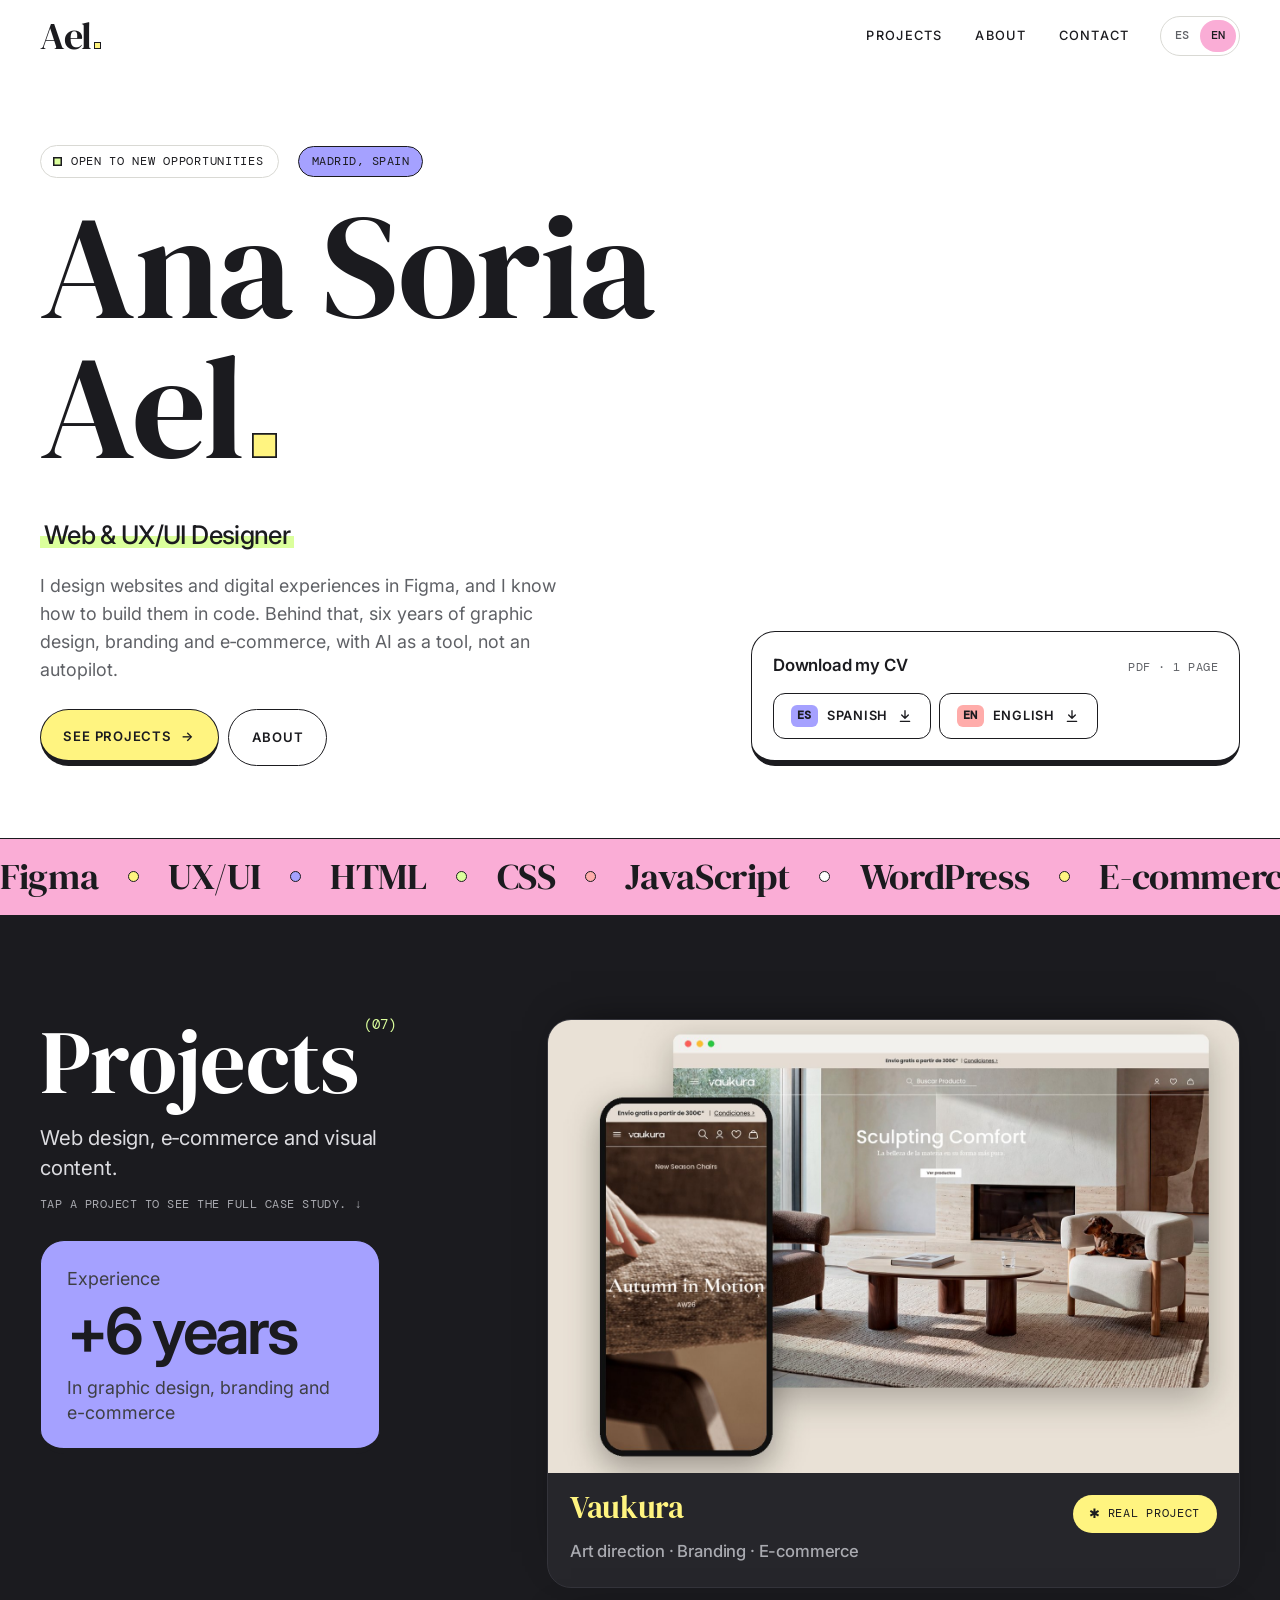
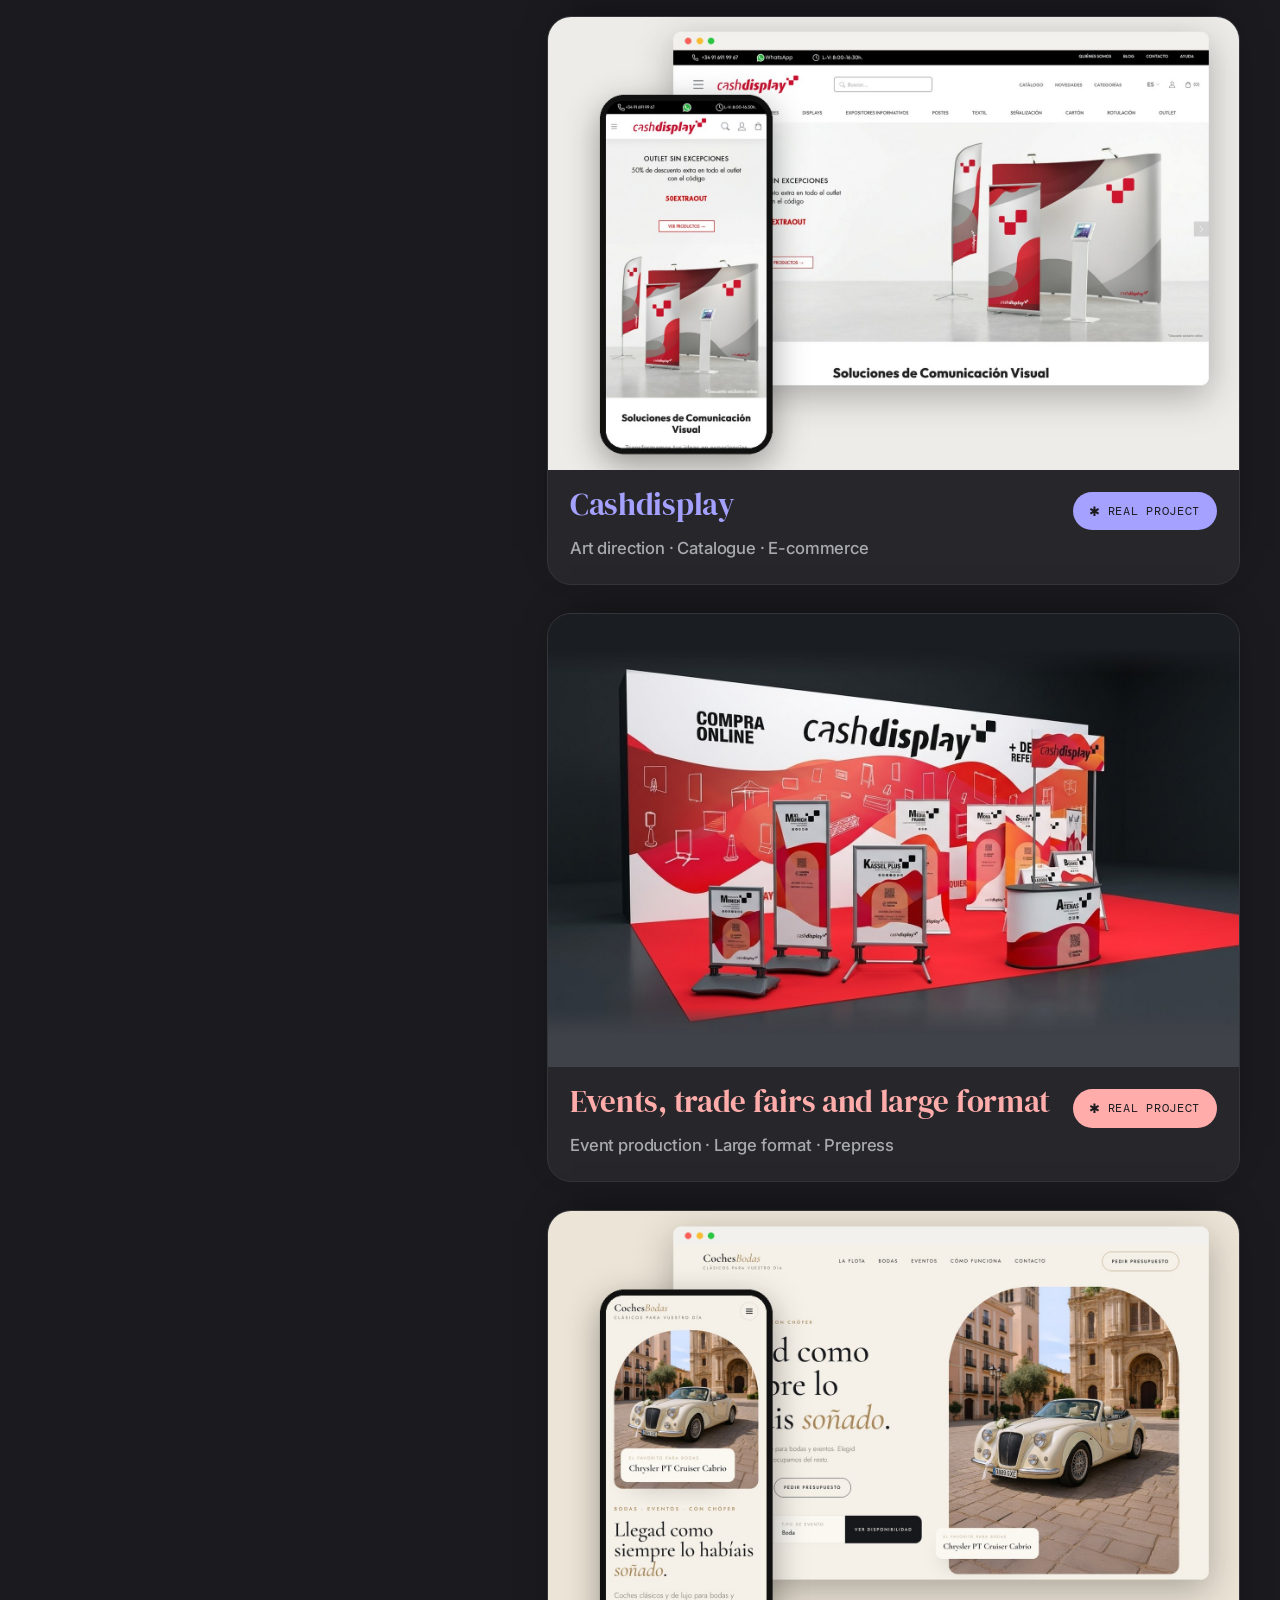
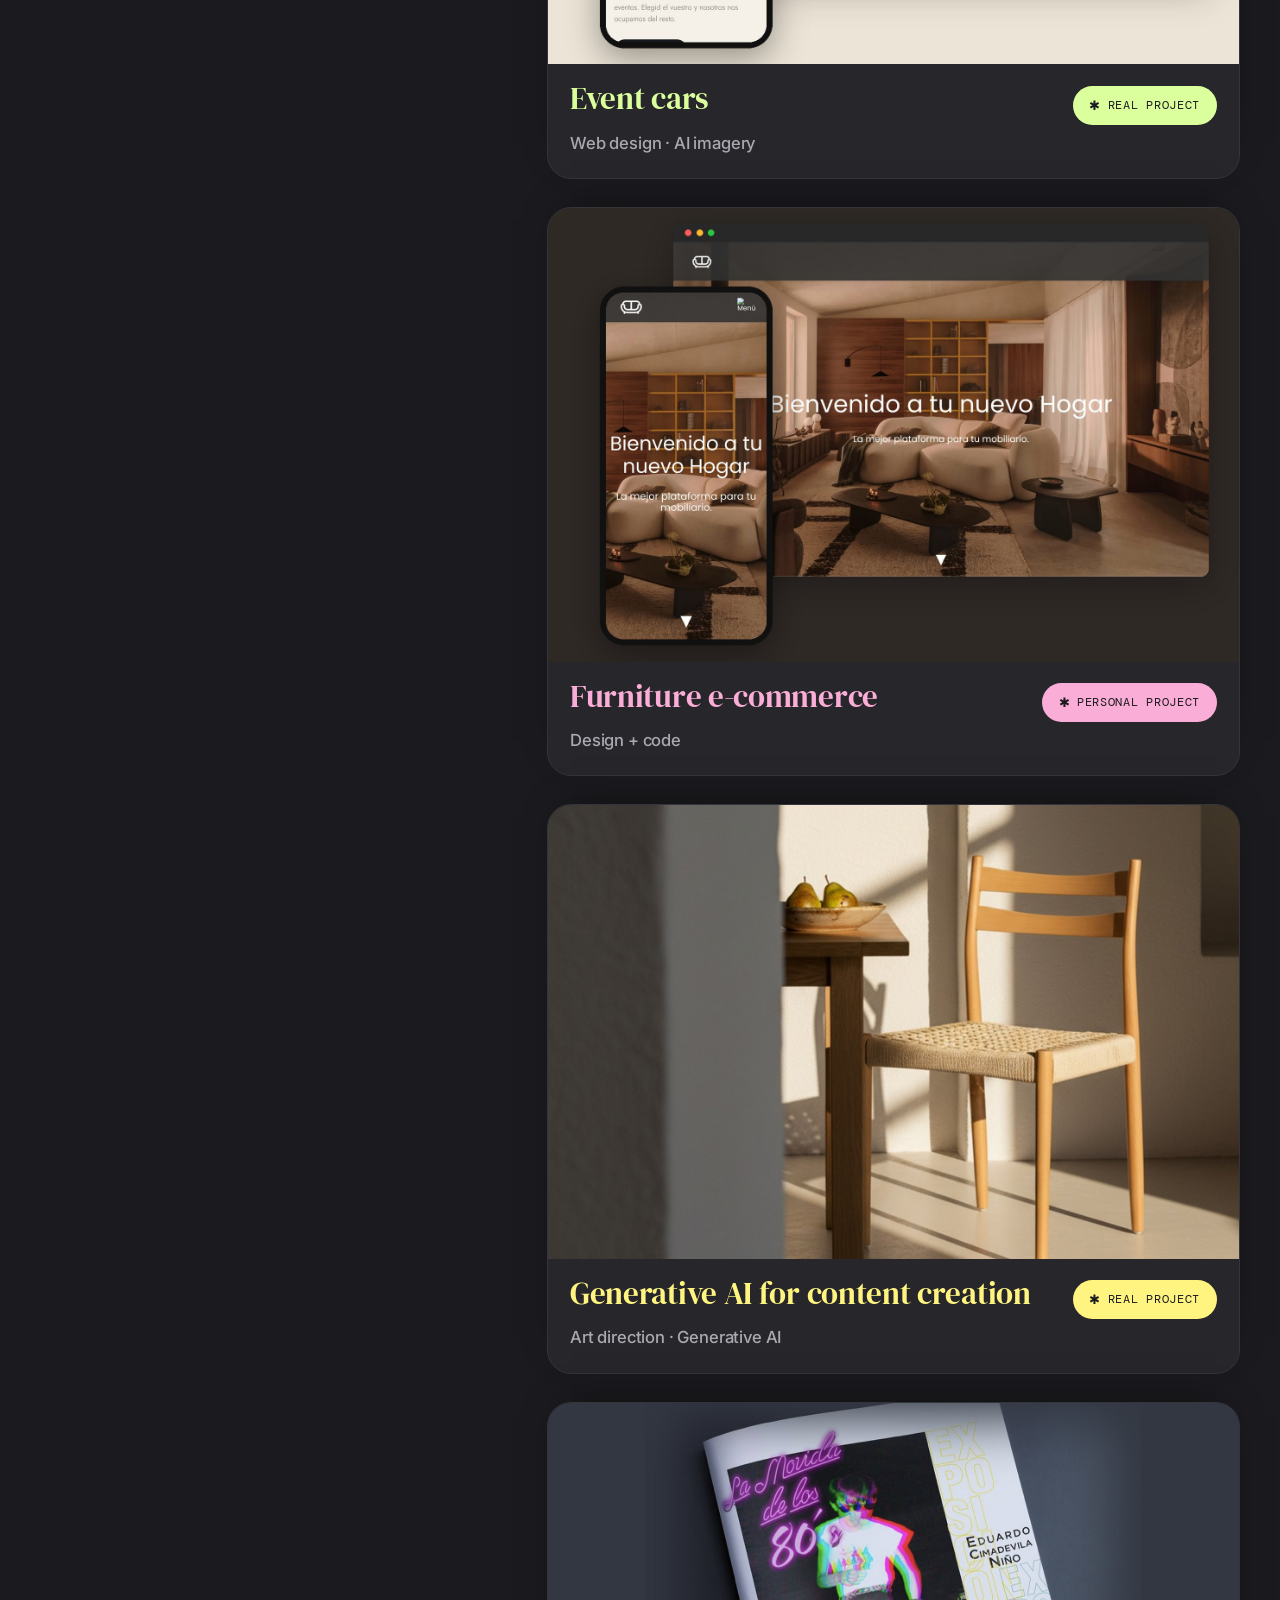
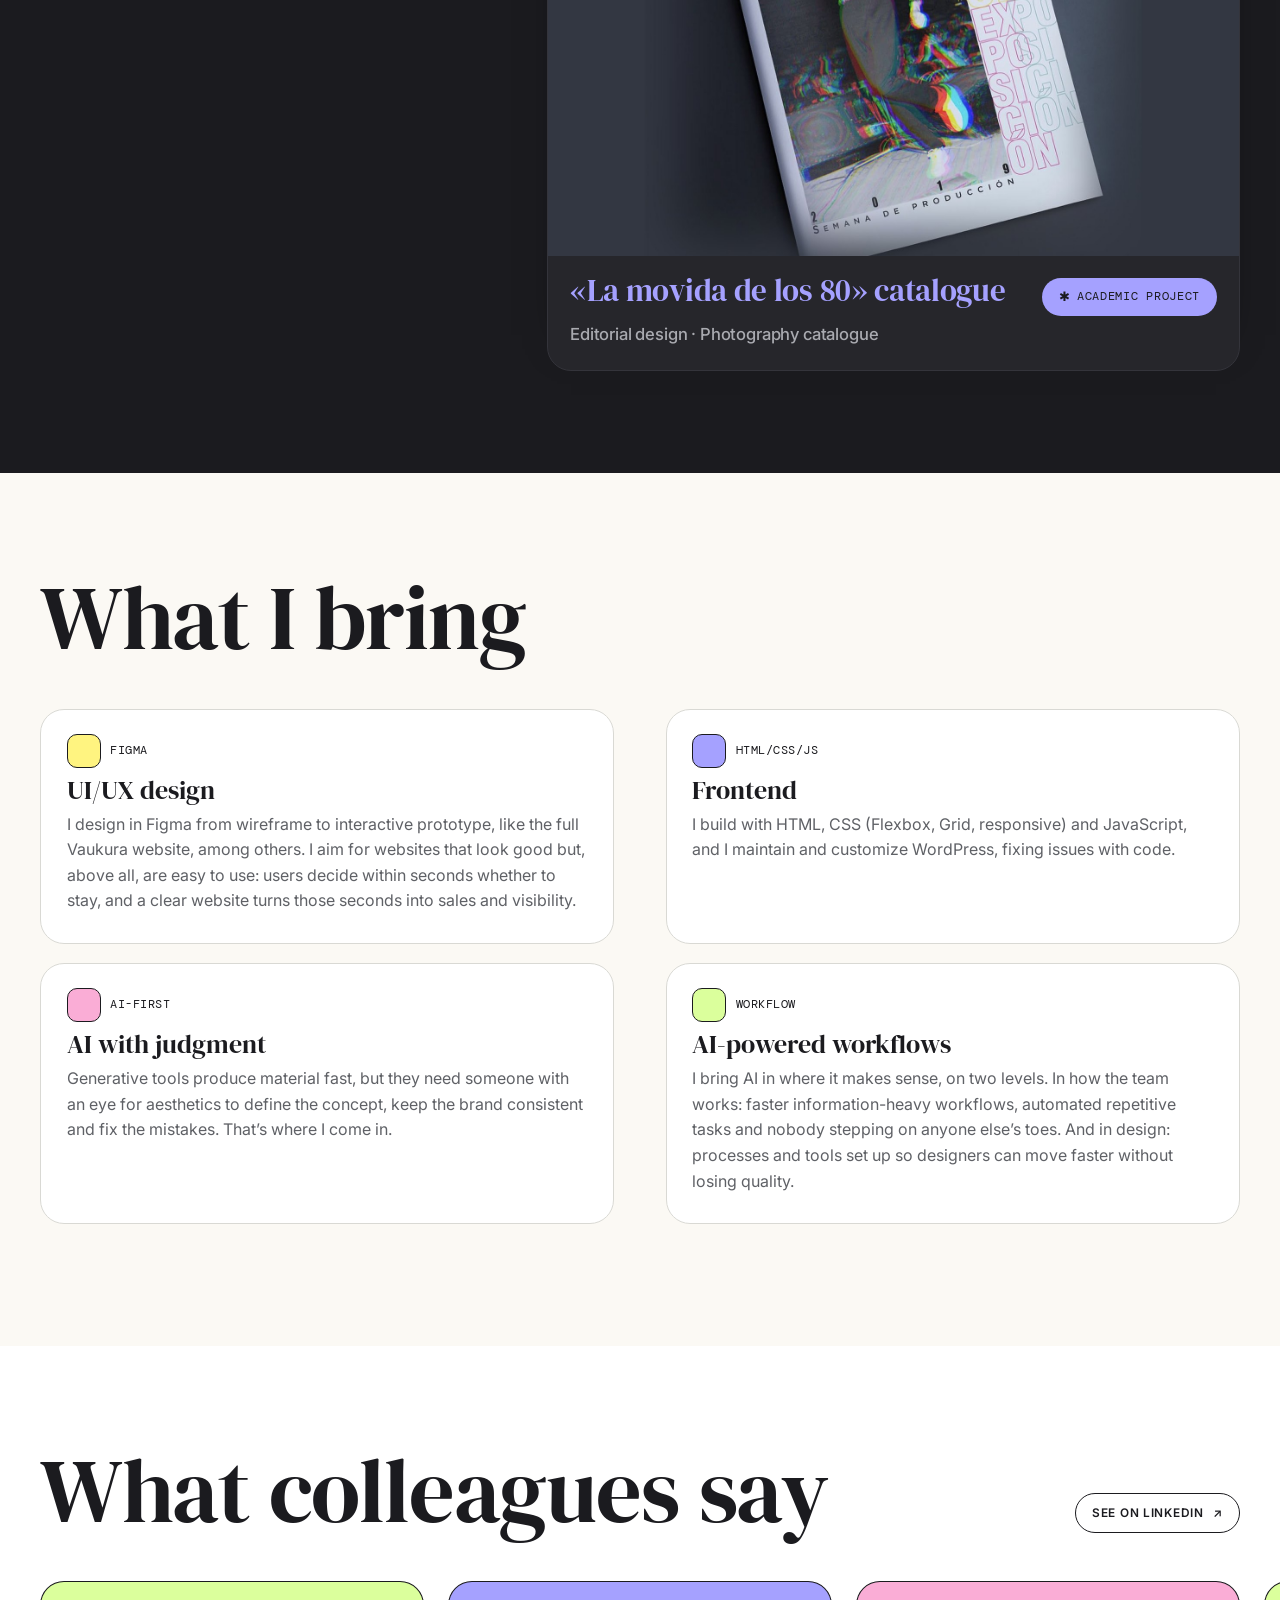
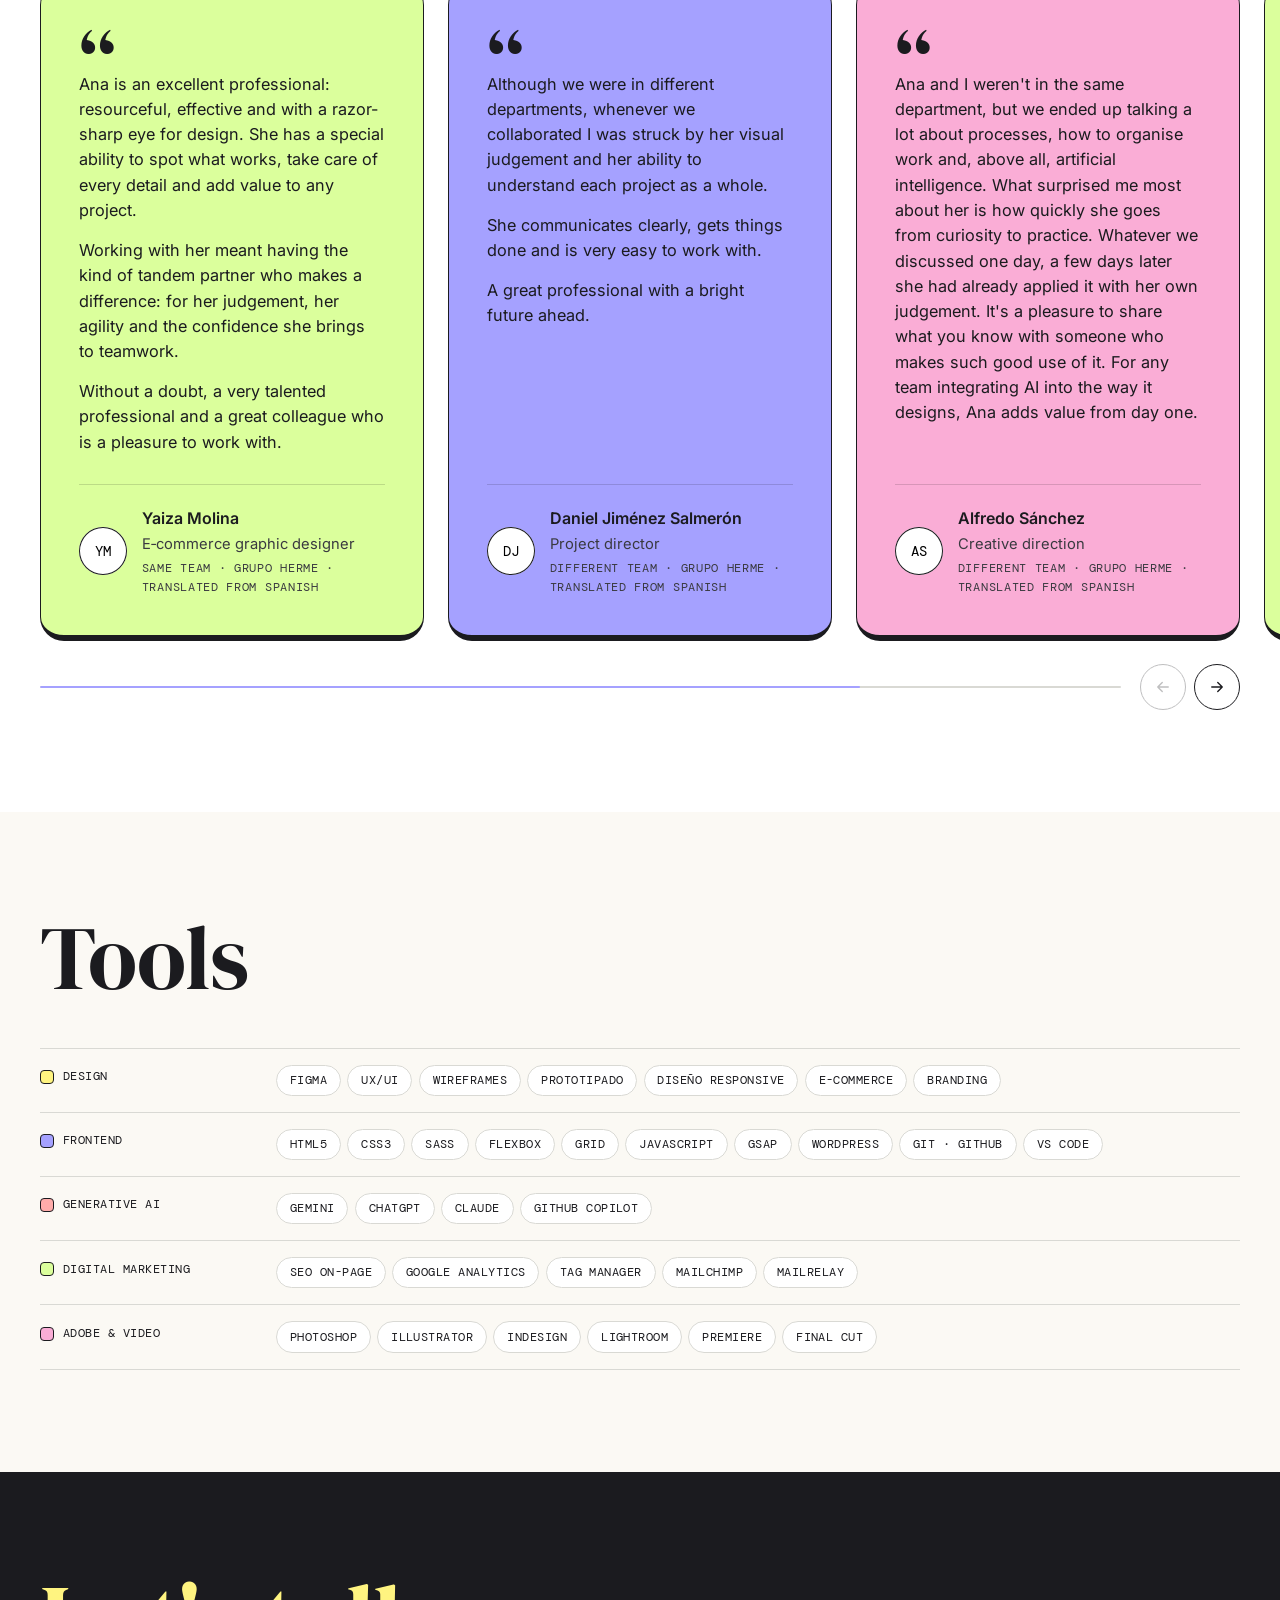
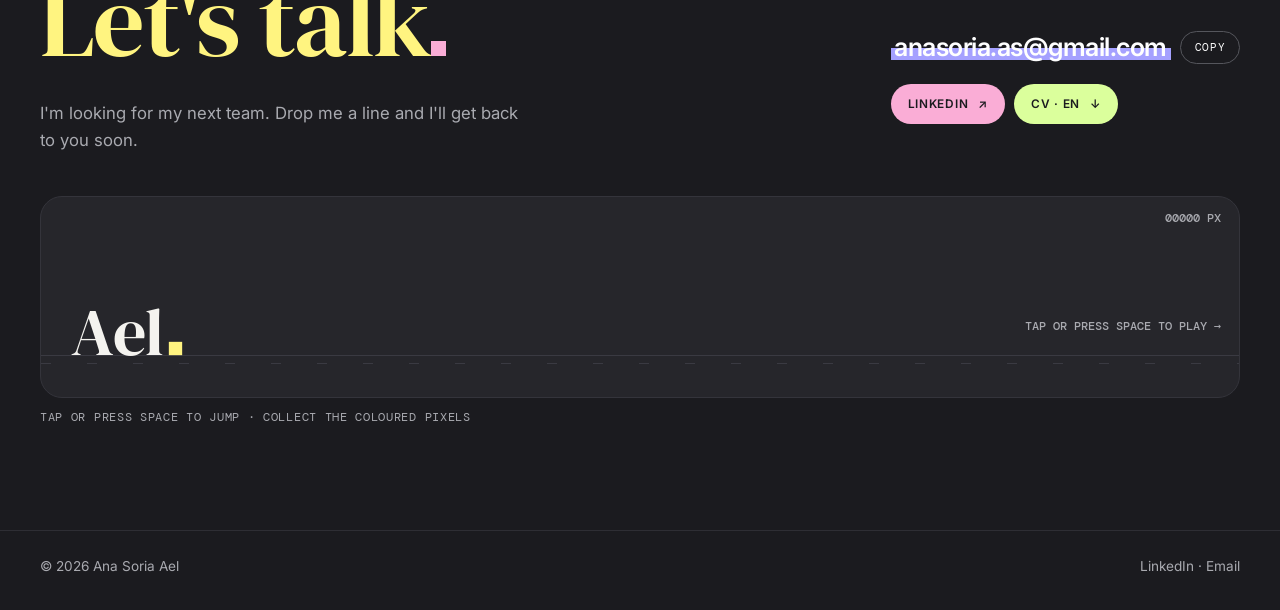
<file: index.html>
<!DOCTYPE html>
<html lang="es">
<head>
<meta charset="utf-8">
<meta name="viewport" content="width=device-width, initial-scale=1, viewport-fit=cover">
<title>Ana Soria Ael · Diseñadora web, UX/UI y gráfica en Madrid</title>
<meta name="description" content="Portfolio de Ana Soria Ael, diseñadora web y UX/UI en Madrid con seis años de diseño gráfico y branding: Figma, e-commerce, dirección de arte y código.">
<meta name="author" content="Ana Soria Ael">
<meta name="robots" content="index, follow, max-image-preview:large">
<link rel="canonical" href="https://anasoriaael.com/">
<meta name="theme-color" content="#FFFFFF">
<meta property="og:type" content="website">
<meta property="og:url" content="https://anasoriaael.com/">
<meta property="og:site_name" content="Ana Soria Ael">
<meta property="og:locale" content="es_ES">
<meta property="og:locale:alternate" content="en_GB">
<meta property="og:title" content="Ana Soria Ael">
<meta property="og:description" content="Diseñadora web y UX/UI en Madrid, con seis años de diseño gráfico, branding y e-commerce.">
<meta property="og:image" content="https://anasoriaael.com/assets/img/og-ael.png">
<meta property="og:image:width" content="1200">
<meta property="og:image:height" content="630">
<meta property="og:image:alt" content="ael. Ana Soria Ael">
<meta name="twitter:card" content="summary_large_image">
<script type="application/ld+json">
{
 "@context": "https://schema.org",
 "@graph": [
  {
   "@type": "Person",
   "@id": "https://anasoriaael.com/#ana",
   "name": "Ana Soria Ael",
   "alternateName": "ael",
   "jobTitle": "Diseñadora web y UX/UI",
   "description": "Diseñadora web y UX/UI en Madrid, con seis años de experiencia en diseño gráfico, branding, identidad visual y e-commerce.",
   "url": "https://anasoriaael.com/",
   "image": "https://anasoriaael.com/assets/img/og-ael.png",
   "email": "mailto:anasoria.as@gmail.com",
   "address": {
    "@type": "PostalAddress",
    "addressLocality": "Madrid",
    "addressCountry": "ES"
   },
   "sameAs": [
    "https://www.linkedin.com/in/anasoriaael"
   ],
   "knowsAbout": [
    "Diseño gráfico",
    "Branding",
    "Identidad visual",
    "Diseño UX/UI",
    "Diseño web",
    "E-commerce",
    "Dirección de arte",
    "Diseño editorial",
    "Figma",
    "HTML",
    "CSS",
    "JavaScript",
    "IA generativa"
   ],
   "knowsLanguage": [
    "es",
    "en"
   ],
   "alumniOf": [
    {
     "@type": "EducationalOrganization",
     "name": "LABASAD"
    },
    {
     "@type": "EducationalOrganization",
     "name": "IES Puerta Bonita"
    }
   ]
  },
  {
   "@type": "WebSite",
   "@id": "https://anasoriaael.com/#web",
   "url": "https://anasoriaael.com/",
   "name": "Ana Soria Ael",
   "inLanguage": [
    "es",
    "en"
   ],
   "author": {
    "@id": "https://anasoriaael.com/#ana"
   }
  }
 ]
}
</script>
<link rel="icon" type="image/png" sizes="192x192" href="assets/img/favicon-192.png">
<link rel="apple-touch-icon" href="assets/img/apple-touch-icon.png">
<link rel="preconnect" href="https://fonts.googleapis.com">
<link rel="preconnect" href="https://fonts.gstatic.com" crossorigin>
<link rel="stylesheet" href="https://fonts.googleapis.com/css2?family=DM+Mono:wght@400;500&family=DM+Serif+Display:ital@0;1&family=Inter:wght@400;500;600&display=swap">
<link rel="stylesheet" href="assets/css/style.css?v=a1c44c32">
<link rel="expect" href="#ael-end" blocking="render">
<script>
  /* Aplica el idioma guardado antes de pintar, para evitar parpadeos */
  (function () {
    var d = document.documentElement;
    var l = null;
    try {
      l = localStorage.getItem('ael-lang');
    } catch (e) {}
    if (l !== 'es' && l !== 'en') l = /^es/i.test(navigator.language || 'es') ? 'es' : 'en';
    d.setAttribute('lang', l);
  })();
</script>
<script>
  /* Contador de visitas: Cloudflare Web Analytics (sin cookies ni datos personales).
     Las visitas de Ana no cuentan: anasoriaael.com/?soy-ana marca este dispositivo
     y anasoriaael.com/?no-soy-ana lo desmarca. */
  (function () {
    var TOKEN = '99f17e9b26ac4660b8db816873d00c22';   // token de Cloudflare → Web Analytics (vacío = contador apagado)
    try {
      var q = location.search;
      if (/[?&](no-)?soy-ana\b/.test(q)) {
        if (/[?&]soy-ana\b/.test(q)) localStorage.setItem('ael-soy-ana', '1');
        else localStorage.removeItem('ael-soy-ana');
        history.replaceState(history.state, '', location.pathname + location.hash);
      }
      if (localStorage.getItem('ael-soy-ana')) return;
    } catch (e) {}
    if (!TOKEN || location.hostname.indexOf('anasoriaael.com') === -1) return;
    var s = document.createElement('script');
    s.type = 'module';   // igual que el código que da Cloudflare
    s.src = 'https://static.cloudflareinsights.com/beacon.min.js';
    s.setAttribute('data-cf-beacon', JSON.stringify({ token: TOKEN }));
    document.head.appendChild(s);
  })();
</script>
</head>
<body>
<!--AEL:BODY-->
<a class="skip" href="#app">Saltar al contenido</a>

<header class="topbar" id="topbar">
  <div class="wrap topbar-in">
    <a class="brand" href="#inicio" aria-label="Ana Soria, inicio">
      <span class="logo-word" aria-hidden="true">Ael<i></i></span>
    </a>

    <nav class="nav" id="nav" aria-label="Principal">
      <a href="#proyectos" data-route="proyectos" data-i18n="nav_projects">Proyectos</a>
      <a href="sobre-mi/" data-route="sobre-mi" data-i18n="nav_about">Sobre mí</a>
      <a href="#contacto" data-route="contacto" data-i18n="nav_contact">Contacto</a>
    </nav>

    <div class="controls">
      <div class="seg" role="group" aria-label="Idioma / Language">
        <button type="button" id="lang-es" data-lang="es" aria-pressed="true">ES</button>
        <button type="button" id="lang-en" data-lang="en" aria-pressed="false">EN</button>
      </div>
      <button type="button" class="menu-btn" id="menu-btn" aria-expanded="false" aria-controls="nav">
        <span class="bars" aria-hidden="true"></span><span class="sr" data-i18n="menu">Menú</span>
      </button>
    </div>
  </div>
</header>

<main id="app" tabindex="-1">
  <noscript>
    <div class="wrap" style="padding-block:4rem">
      <h1>Ana Soria Ael</h1>
      <p>Diseñadora web y UX/UI en Madrid. Seis años en el mundo del diseño gráfico, en estudio y dentro de empresa, dando forma a marcas y tiendas online: branding e identidad visual, diseño UX/UI en Figma, e-commerce, diseño editorial y dirección de arte, y maquetación con HTML, CSS y JavaScript.</p>
      <h2>Proyectos</h2>
      <!--proyectos--><ul>
        <li><a href="proyectos/vaukura/">Vaukura</a> · Dirección de arte · Branding · E-commerce</li>
        <li><a href="proyectos/cashdisplay/">Cashdisplay</a> · Dirección de arte · Catálogo · E-commerce</li>
        <li><a href="proyectos/eventos-ferias/">Eventos, ferias y gran formato</a> · Producción de eventos · Gran formato · Preimpresión</li>
        <li><a href="proyectos/coches-eventos/">Coches para eventos</a> · Diseño web · Imagen con IA</li>
        <li><a href="proyectos/ecommerce-mobiliario/">E-commerce de mobiliario</a> · Diseño + código</li>
        <li><a href="proyectos/books-ia/">IA generativa para creación de contenido</a> · Dirección de arte · IA generativa</li>
        <li><a href="proyectos/movida-80/">Catálogo «La movida de los 80»</a> · Diseño editorial · Catálogo de fotografía</li>
      </ul><!--/proyectos-->
      <p><a href="sobre-mi/">Sobre mí</a>: experiencia, formación e idiomas.</p>
      <p>Contacto: <a href="mailto:anasoria.as@gmail.com">anasoria.as@gmail.com</a> · <a href="https://www.linkedin.com/in/anasoriaael">LinkedIn</a></p>
    </div>
  </noscript>
</main>

<footer class="footer" id="footer"></footer>

<div class="cursor-glow" aria-hidden="true"></div>
<div class="cursor-ring" aria-hidden="true"><span></span></div>
<div class="cursor-dot" aria-hidden="true"></div>

<script src="assets/js/app.js?v=152650e1"></script>
<span id="ael-end" hidden></span>
<!--/AEL:BODY-->
</body>
</html>
</file>
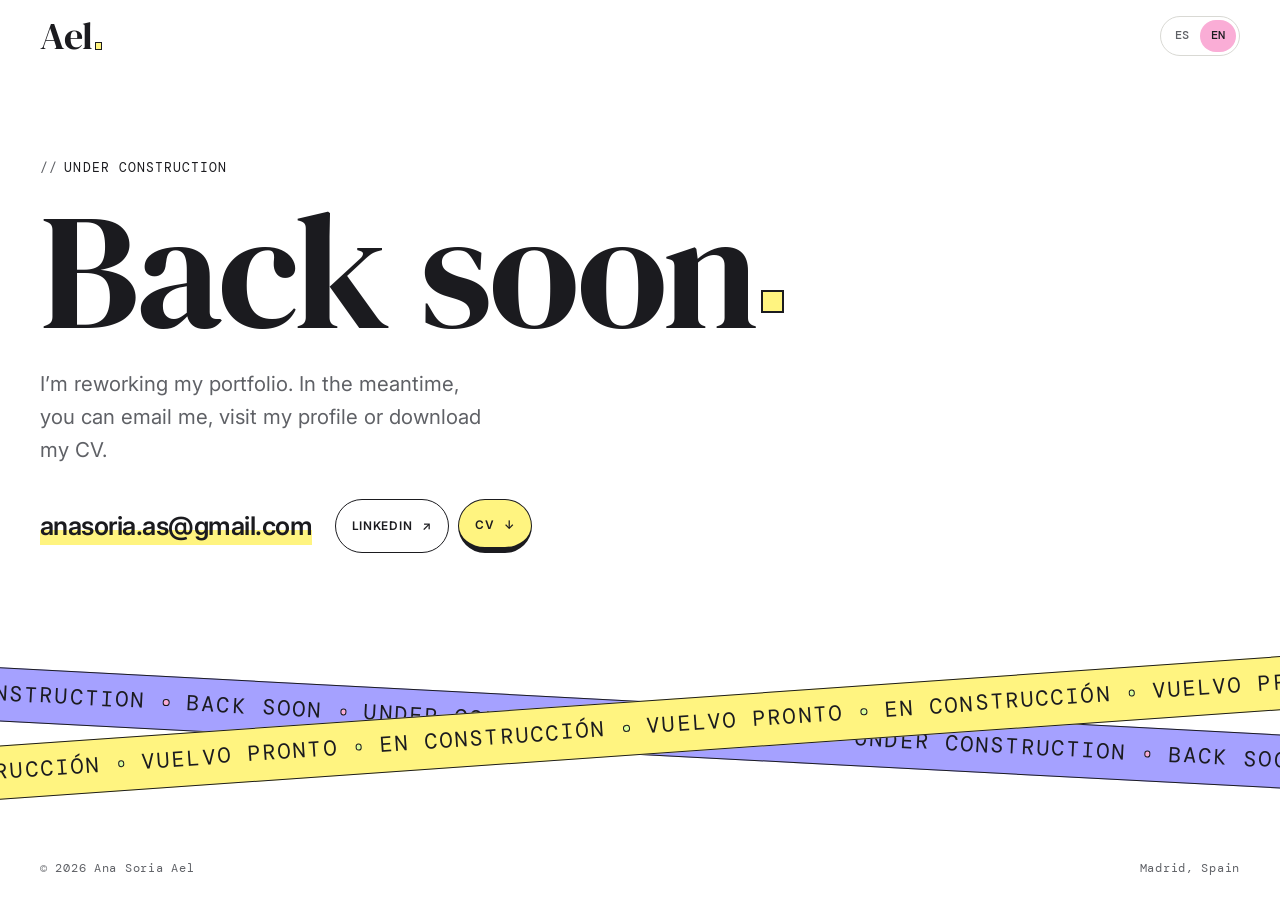
<file: en-construccion/index.html>
<!DOCTYPE html>
<html lang="es">
<head>
<meta charset="utf-8">
<meta name="viewport" content="width=device-width, initial-scale=1, viewport-fit=cover">
<title>Ana Soria Ael · Web en construcción</title>
<meta name="description" content="Ana Soria Ael, diseñadora web y UX/UI en Madrid. Estoy renovando mi portfolio: vuelvo pronto.">
<meta name="robots" content="noindex">
<meta name="theme-color" content="#FFFFFF">
<meta property="og:type" content="website">
<meta property="og:site_name" content="Ana Soria Ael">
<meta property="og:title" content="Ana Soria Ael">
<meta property="og:description" content="Diseñadora web y UX/UI en Madrid. Web en construcción: vuelvo pronto.">
<meta property="og:image" content="https://anasoriaael.com/assets/img/og-ael.png">
<meta property="og:image:width" content="1200">
<meta property="og:image:height" content="630">
<meta name="twitter:card" content="summary_large_image">
<link rel="icon" type="image/png" sizes="192x192" href="/assets/img/favicon-192.png">
<link rel="apple-touch-icon" href="/assets/img/apple-touch-icon.png">
<link rel="preconnect" href="https://fonts.googleapis.com">
<link rel="preconnect" href="https://fonts.gstatic.com" crossorigin>
<link rel="stylesheet" href="https://fonts.googleapis.com/css2?family=DM+Mono:wght@400;500&family=DM+Serif+Display:ital@0;1&family=Inter:wght@400;500;600&display=swap">
<link rel="stylesheet" href="/assets/css/style.css?v=a1c44c32">
<script>
  /* idioma guardado (o el del sistema), antes de pintar */
  (function () {
    var d = document.documentElement, l = null;
    try {
      l = localStorage.getItem('ael-lang');
    } catch (e) {}
    if (l !== 'es' && l !== 'en') l = /^es/i.test(navigator.language || 'es') ? 'es' : 'en';
    d.setAttribute('lang', l);
  })();
</script>
<style>
  /* Página «en construcción»: usa los colores, fuentes y botones de la web */
  html, body { height: 100%; }
  body { display: flex; flex-direction: column; min-height: 100svh; overflow-x: hidden; }
  html[lang="es"] [lang="en"], html[lang="en"] [lang="es"] { display: none !important; }
  .uc-top { display: flex; align-items: center; justify-content: space-between; min-height: 72px; }
  .uc-top .logo-word { font-family: var(--serif); font-size: 2.35rem; line-height: .8; display: inline-flex; align-items: flex-end; gap: .05em; }
  .uc-top .logo-word i { display: block; width: .2em; height: .2em; margin-bottom: .04em; background: #FFF480; box-shadow: 0 0 0 1px var(--ink) inset; }
  body { background: #fff; }
  .uc-main { flex: 1; display: grid; align-content: center; padding-block: clamp(2rem, 6vh, 4rem) clamp(1rem, 3vh, 2rem); }
  .uc-kicker { font-family: var(--mono); font-size: .8rem; letter-spacing: .08em; text-transform: uppercase; color: var(--ink); margin-bottom: 1.1rem; }
  .uc-kicker b { color: var(--muted); font-weight: 400; margin-right: .5em; }
  .uc-title { font-family: var(--serif); font-weight: 400; font-size: clamp(3.6rem, 13vw, 10.5rem); line-height: .9; letter-spacing: -.02em; animation: rise 1s var(--ease) both; }
  .uc-title .sq { width: .14em; height: .14em; margin-left: .03em; }
  .uc-text { max-width: 34ch; font-size: clamp(1.05rem, 1.6vw, 1.3rem); color: var(--muted); margin-top: 1.4rem; animation: rise 1s var(--ease) .08s both; }
  .uc-contact { display: flex; flex-wrap: wrap; align-items: center; gap: .8rem 1.4rem; margin-top: 2rem; animation: rise 1s var(--ease) .16s both; }
  .uc-contact .mail { color: var(--ink); }
  .uc-links { display: flex; flex-wrap: wrap; gap: .6rem; }
  /* cintas de obra: amarilla y rosa, cruzadas */
  .uc-tapes { position: relative; height: clamp(150px, 22vw, 230px); overflow: hidden; margin-top: auto; }
  .uc-tapes .tape { position: absolute; left: -10%; width: 120%; top: 50%; }
  .uc-tapes .tape-a { transform: translateY(-50%) rotate(-4deg); z-index: 2; }
  .uc-tapes .tape-a { background: #FFF480; color: var(--ink); border-block: 1px solid var(--ink); }
  .uc-tapes .tape-b { transform: translateY(-50%) rotate(3deg); background: #A5A1FF; color: var(--ink); border-block: 1px solid var(--ink); }
  .uc-tapes .tape-b .tape-track { animation-direction: reverse; animation-duration: 40s; }
  .uc-tapes .tape-b .tape-track span::after { background: #FAADD6; }
  .uc-tapes .tape-a .tape-track span::after { background: #DBFF9C; }
  .uc-tapes .tape-track span { font-family: var(--mono); font-size: clamp(1rem, 2vw, 1.35rem); letter-spacing: .1em; text-transform: uppercase; }
  .uc-foot { display: flex; justify-content: space-between; gap: 1rem; padding-block: 1rem 1.4rem; font-family: var(--mono); font-size: .74rem; letter-spacing: .06em; color: var(--muted); }
  @media (max-width: 600px) {
    .uc-top .logo-word { font-size: 2.1rem; }
    .uc-contact { flex-direction: column; align-items: flex-start; }
    .uc-tapes { height: 190px; }
    .uc-tapes .tape-a { transform: translateY(-50%) rotate(-11deg); }
    .uc-tapes .tape-b { transform: translateY(-50%) rotate(8deg); }
  }
</style>
<script>
  /* Contador de visitas: Cloudflare Web Analytics (sin cookies ni datos personales).
     Las visitas de Ana no cuentan: anasoriaael.com/?soy-ana marca este dispositivo
     y anasoriaael.com/?no-soy-ana lo desmarca. */
  (function () {
    var TOKEN = '99f17e9b26ac4660b8db816873d00c22';   // token de Cloudflare → Web Analytics (vacío = contador apagado)
    try {
      var q = location.search;
      if (/[?&](no-)?soy-ana\b/.test(q)) {
        if (/[?&]soy-ana\b/.test(q)) localStorage.setItem('ael-soy-ana', '1');
        else localStorage.removeItem('ael-soy-ana');
        history.replaceState(history.state, '', location.pathname + location.hash);
      }
      if (localStorage.getItem('ael-soy-ana')) return;
    } catch (e) {}
    if (!TOKEN || location.hostname.indexOf('anasoriaael.com') === -1) return;
    var s = document.createElement('script');
    s.type = 'module';   // igual que el código que da Cloudflare
    s.src = 'https://static.cloudflareinsights.com/beacon.min.js';
    s.setAttribute('data-cf-beacon', JSON.stringify({ token: TOKEN }));
    document.head.appendChild(s);
  })();
</script>
</head>
<body>
  <header class="wrap uc-top">
    <span class="logo-word" aria-hidden="true">Ael<i></i></span>
    <div class="seg" role="group" aria-label="Idioma / Language">
      <button type="button" data-lang="es" aria-pressed="true">ES</button>
      <button type="button" data-lang="en" aria-pressed="false">EN</button>
    </div>
  </header>

  <main class="wrap uc-main">
    <p class="uc-kicker"><b>//</b><span lang="es">Web en construcción</span><span lang="en">Under construction</span></p>
    <h1 class="uc-title"><span lang="es">Vuelvo pronto</span><span lang="en">Back soon</span><span class="sq" aria-hidden="true"></span></h1>
    <p class="uc-text">
      <span lang="es">Estoy dando una vuelta a mi portfolio. Mientras tanto, puedes escribirme, ver mi perfil o descargar mi CV.</span>
      <span lang="en">I’m reworking my portfolio. In the meantime, you can email me, visit my profile or download my CV.</span>
    </p>
    <div class="uc-contact">
      <a class="mail" href="mailto:anasoria.as@gmail.com">anasoria.as@gmail.com</a>
      <div class="uc-links">
        <a class="btn btn-ghost btn-sm" href="https://www.linkedin.com/in/anasoriaael" target="_blank" rel="noopener">LinkedIn <span class="arr">↗</span></a>
        <a class="btn btn-primary btn-sm" href="/cv/CV_Ana_Soria_Ael_ES.pdf" download lang="es">CV <span class="arr">↓</span></a>
        <a class="btn btn-primary btn-sm" href="/cv/CV_Ana_Soria_Ael_EN.pdf" download lang="en">CV <span class="arr">↓</span></a>
      </div>
    </div>
  </main>

  <div class="uc-tapes" aria-hidden="true">
    <div class="tape tape-b"><div class="tape-track"><span>Under construction</span><span>Back soon</span><span>Under construction</span><span>Back soon</span><span>Under construction</span><span>Back soon</span><span>Under construction</span><span>Back soon</span><span>Under construction</span><span>Back soon</span><span>Under construction</span><span>Back soon</span><span>Under construction</span><span>Back soon</span><span>Under construction</span><span>Back soon</span></div></div>
    <div class="tape tape-a"><div class="tape-track"><span>En construcción</span><span>Vuelvo pronto</span><span>En construcción</span><span>Vuelvo pronto</span><span>En construcción</span><span>Vuelvo pronto</span><span>En construcción</span><span>Vuelvo pronto</span><span>En construcción</span><span>Vuelvo pronto</span><span>En construcción</span><span>Vuelvo pronto</span><span>En construcción</span><span>Vuelvo pronto</span><span>En construcción</span><span>Vuelvo pronto</span></div></div>
  </div>

  <footer class="wrap uc-foot"><span>© <span id="y">2026</span> Ana Soria Ael</span><span lang="es">Madrid, España</span><span lang="en">Madrid, Spain</span></footer>

<script>
  document.getElementById('y').textContent = new Date().getFullYear();
  document.querySelectorAll('[data-lang]').forEach(function (b) {
    function sync() {
      var l = document.documentElement.getAttribute('lang');
      document.querySelectorAll('[data-lang]').forEach(function (x) { x.setAttribute('aria-pressed', String(x.getAttribute('data-lang') === l)); });
    }
    b.addEventListener('click', function () {
      var l = b.getAttribute('data-lang');
      document.documentElement.setAttribute('lang', l);
      try { localStorage.setItem('ael-lang', l); } catch (e) {}
      sync();
    });
    sync();
  });
</script>
</body>
</html>
</file>
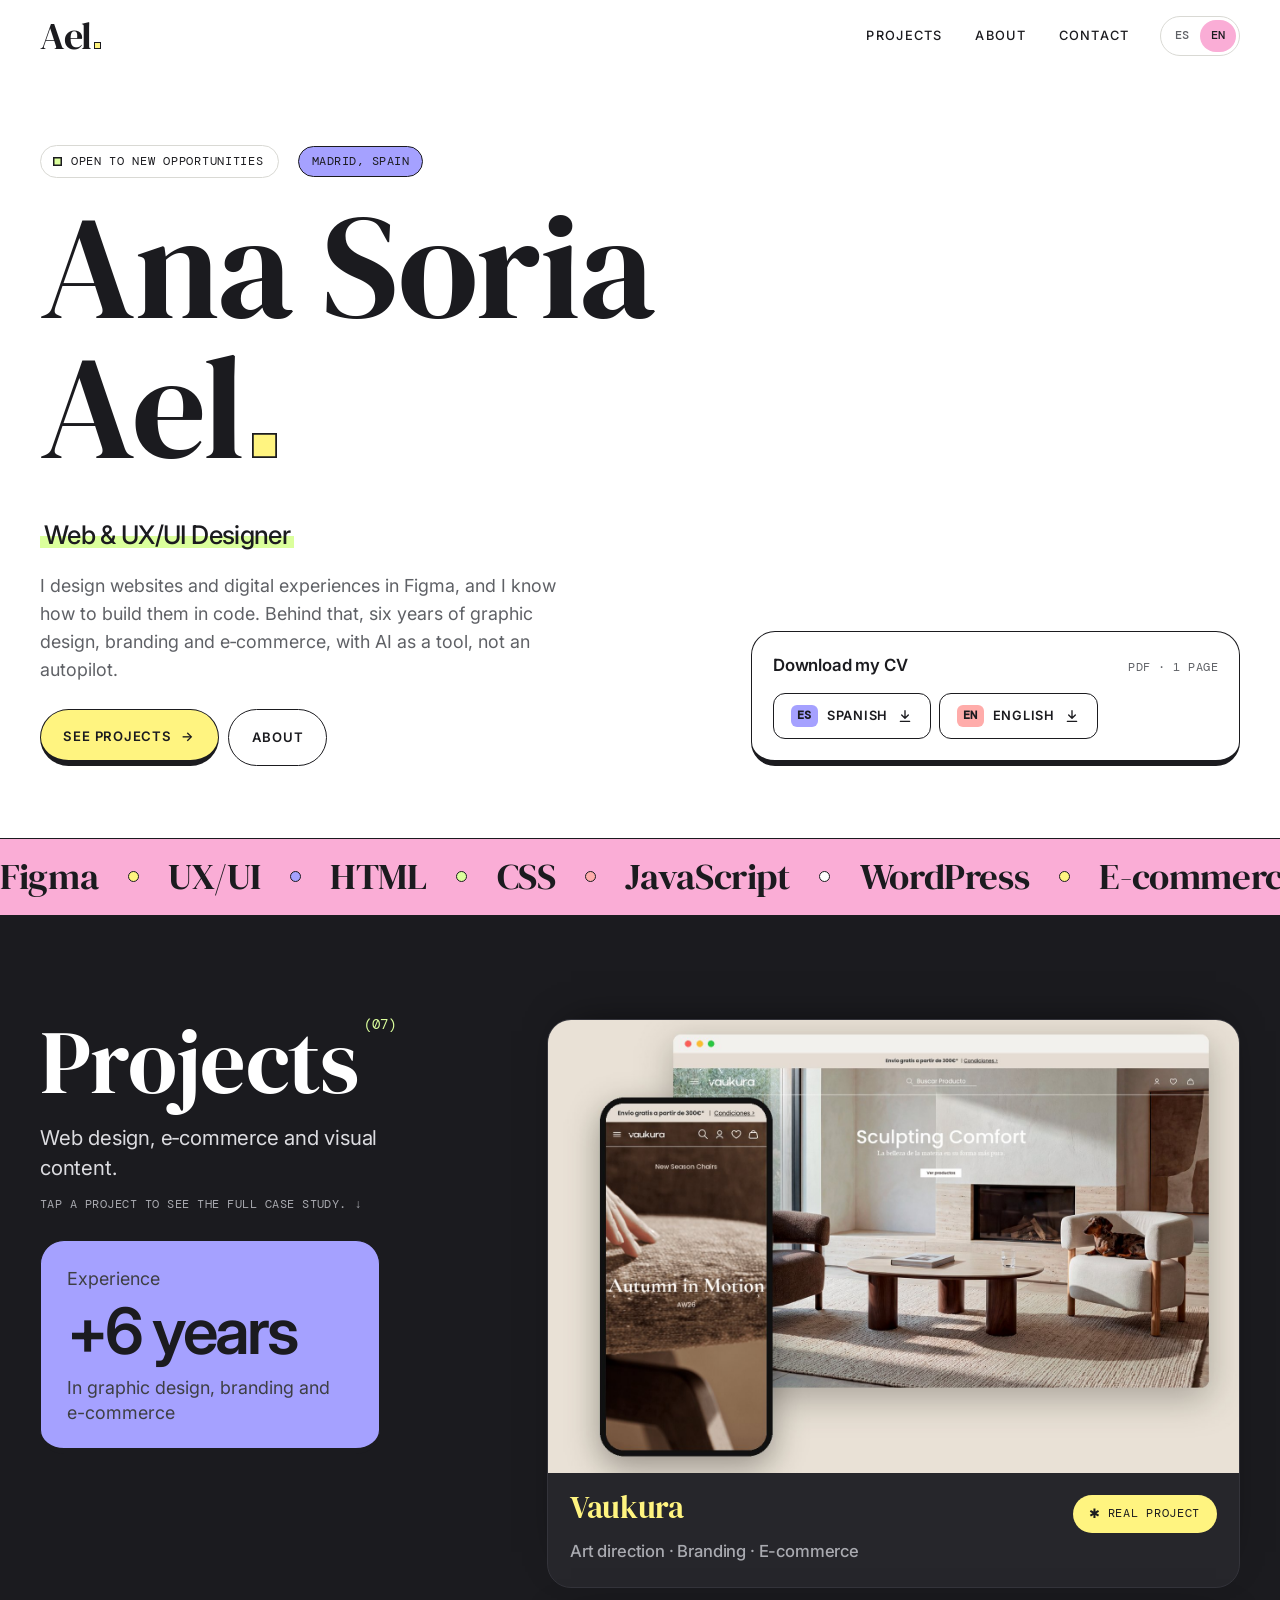
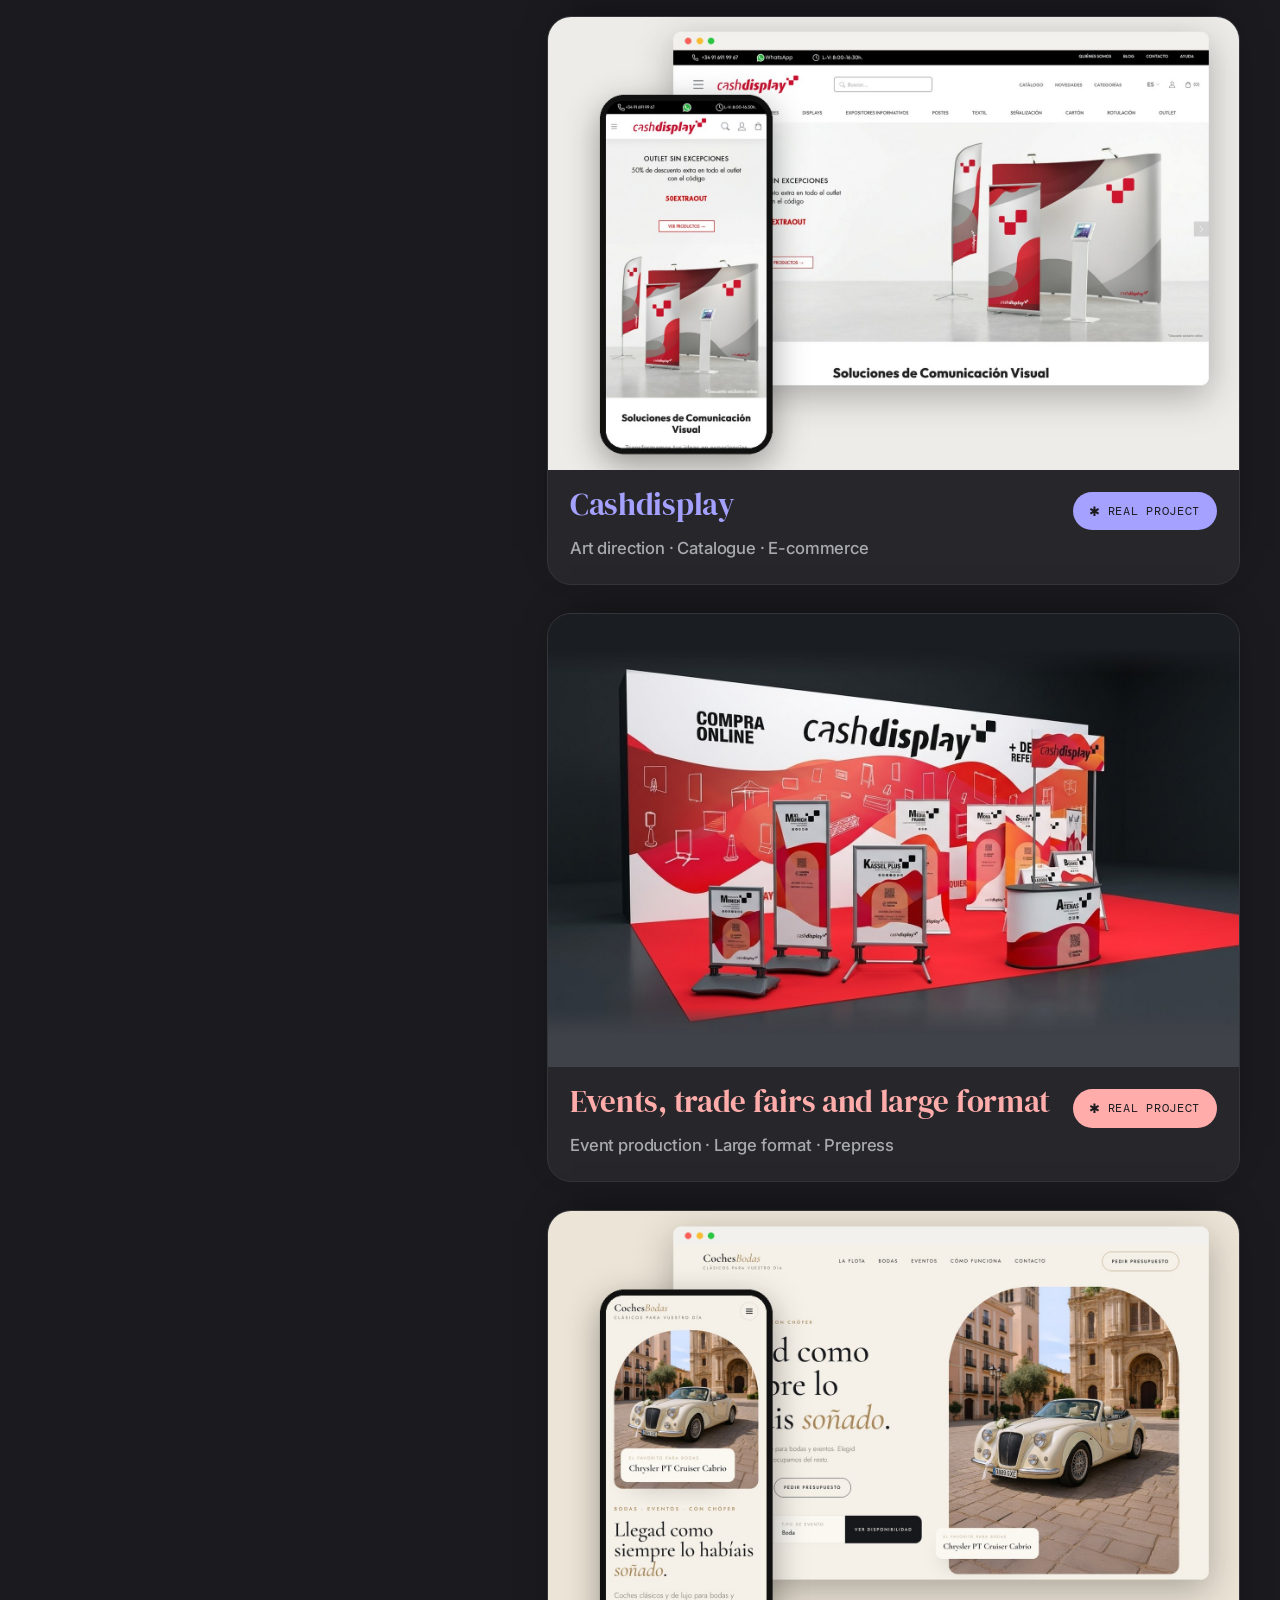
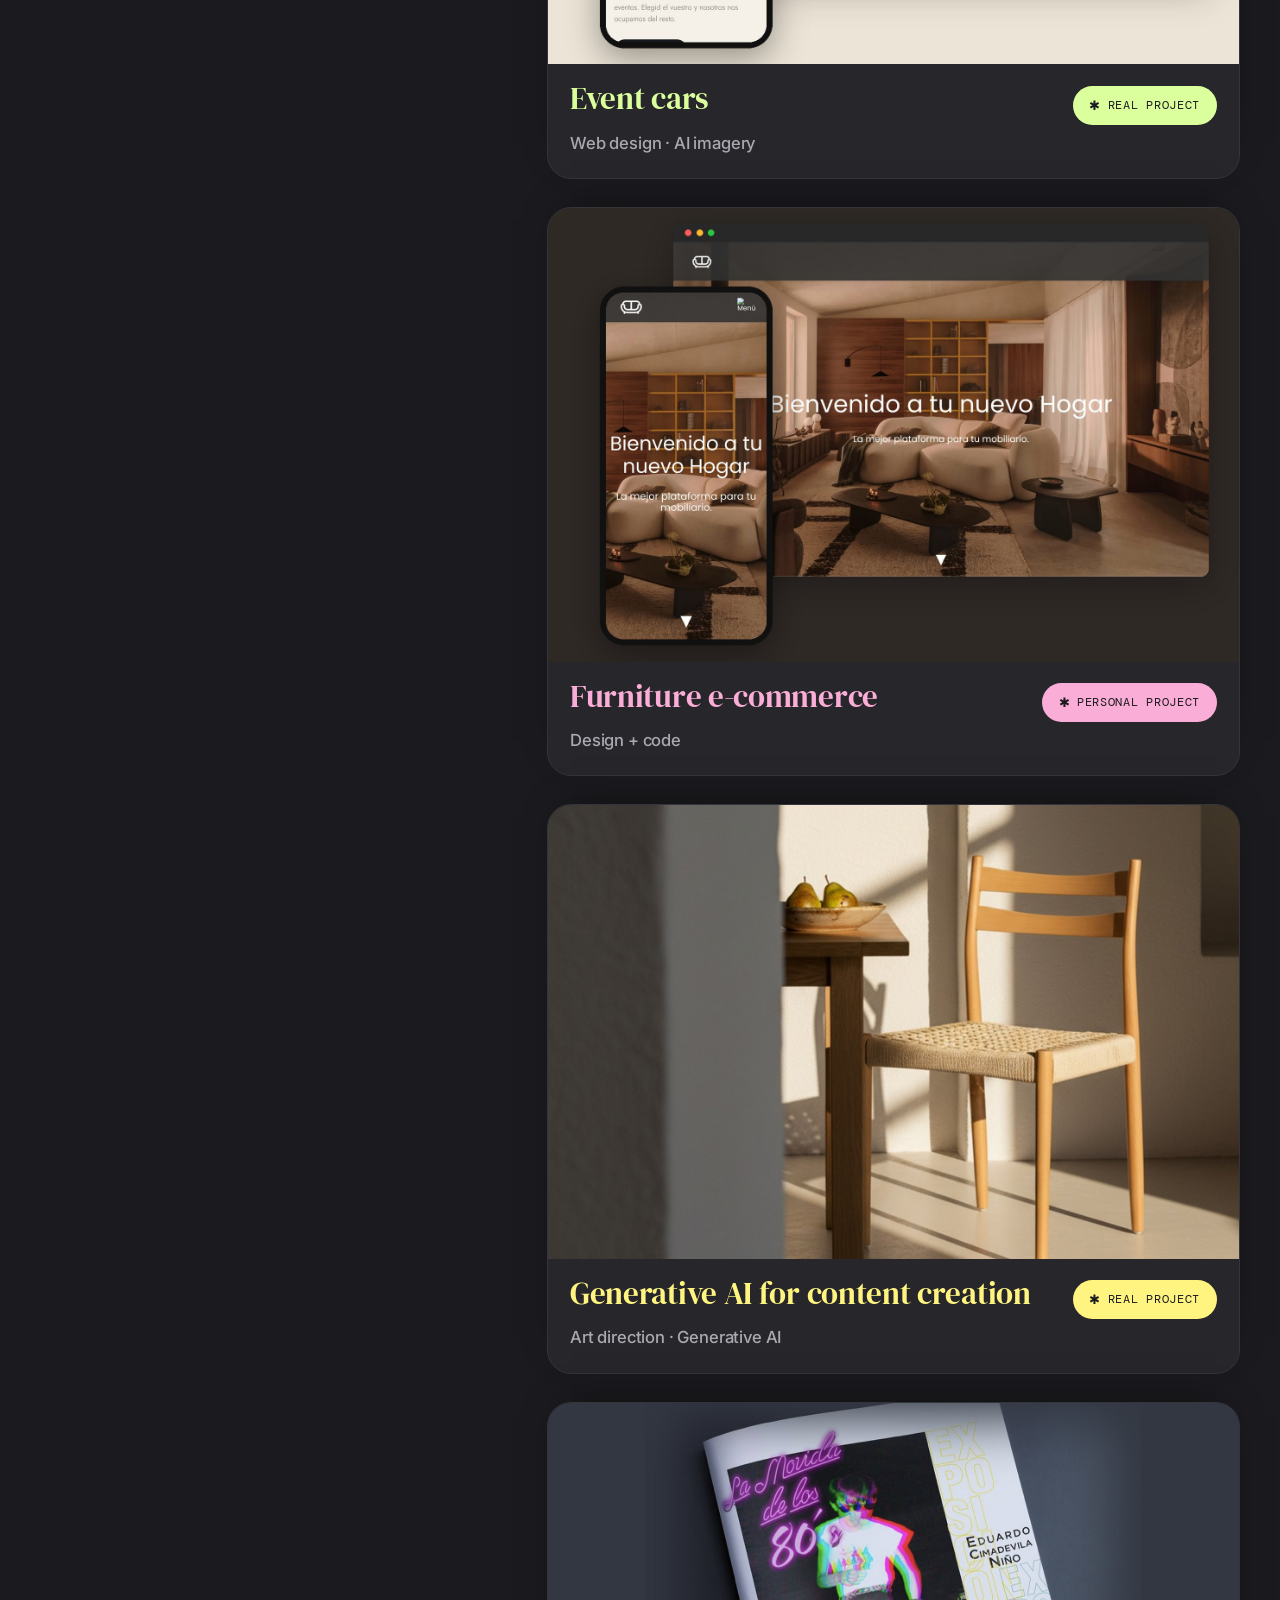
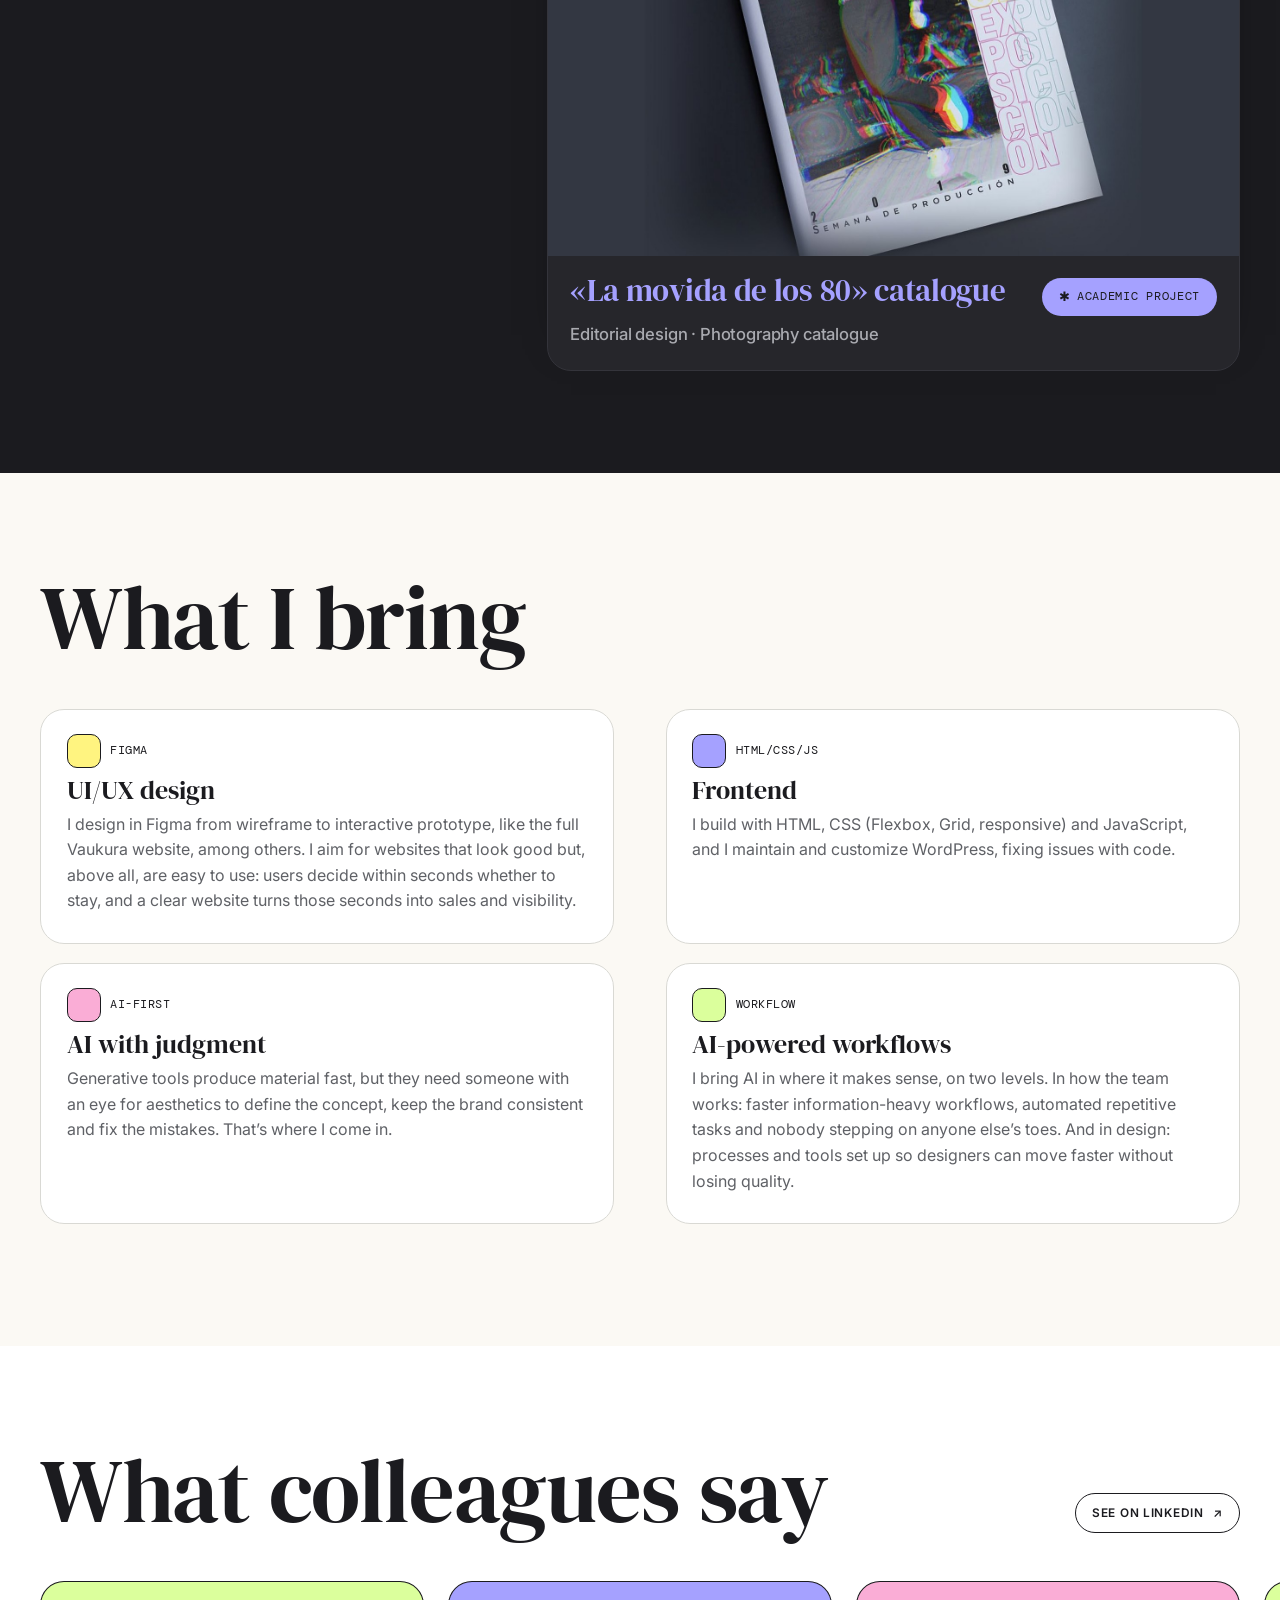
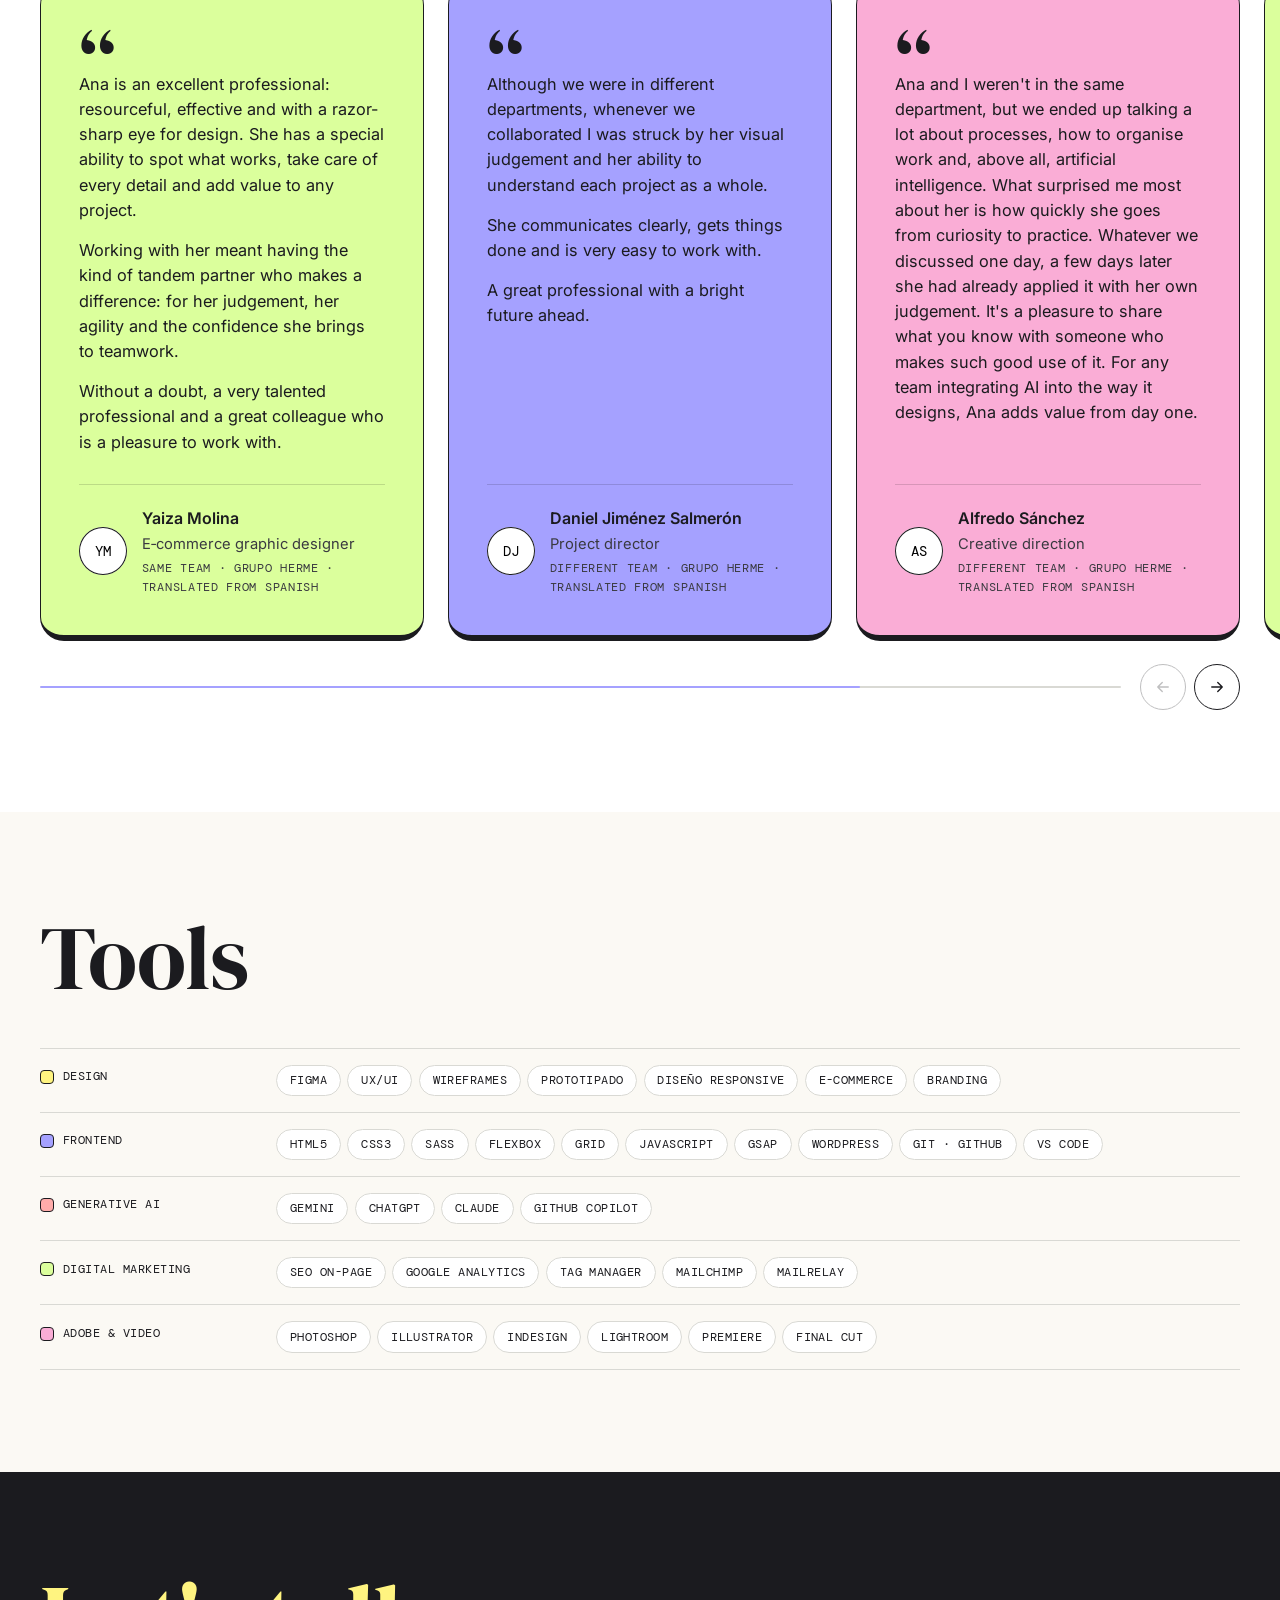
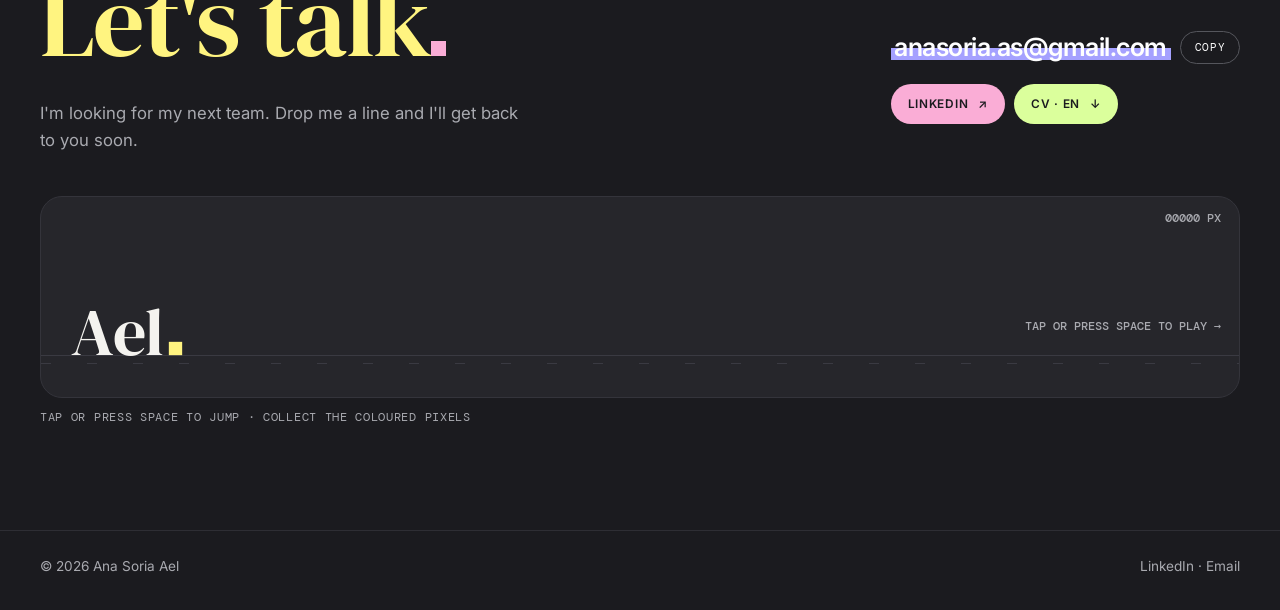
<file: sobre-mi/index.html>
<!DOCTYPE html>
<html lang="es">
<head>
<meta charset="utf-8">
<base href="/">
<meta name="viewport" content="width=device-width, initial-scale=1, viewport-fit=cover">
<title>Sobre mí · Ana Soria Ael · Diseñadora web, UX/UI y gráfica en Madrid</title>
<meta name="description" content="Ana Soria Ael, diseñadora web y UX/UI en Madrid con seis años de diseño gráfico y branding, en estudio y en empresa: marcas, tiendas online, Figma y código.">
<meta name="author" content="Ana Soria Ael">
<meta name="robots" content="index, follow, max-image-preview:large">
<link rel="canonical" href="https://anasoriaael.com/sobre-mi/">
<meta name="theme-color" content="#FFFFFF">
<meta property="og:type" content="website">
<meta property="og:url" content="https://anasoriaael.com/sobre-mi/">
<meta property="og:site_name" content="Ana Soria Ael">
<meta property="og:locale" content="es_ES">
<meta property="og:locale:alternate" content="en_GB">
<meta property="og:title" content="Sobre mí · Ana Soria Ael">
<meta property="og:description" content="Ana Soria Ael, diseñadora web y UX/UI en Madrid con seis años de diseño gráfico y branding, en estudio y en empresa: marcas, tiendas online, Figma y código.">
<meta property="og:image" content="https://anasoriaael.com/assets/img/og-ael.png">
<meta property="og:image:width" content="1200">
<meta property="og:image:height" content="630">
<meta property="og:image:alt" content="ael. Ana Soria Ael">
<meta name="twitter:card" content="summary_large_image">
<script type="application/ld+json">
{
 "@context": "https://schema.org",
 "@graph": [
  {
   "@type": "ProfilePage",
   "@id": "https://anasoriaael.com/sobre-mi/#perfil",
   "url": "https://anasoriaael.com/sobre-mi/",
   "name": "Sobre mí · Ana Soria Ael · Diseñadora web, UX/UI y gráfica en Madrid",
   "description": "Ana Soria Ael, diseñadora web y UX/UI en Madrid con seis años de diseño gráfico y branding, en estudio y en empresa: marcas, tiendas online, Figma y código.",
   "inLanguage": "es",
   "mainEntity": {
    "@id": "https://anasoriaael.com/#ana"
   },
   "isPartOf": {
    "@id": "https://anasoriaael.com/#web"
   }
  },
  {
   "@type": "Person",
   "@id": "https://anasoriaael.com/#ana",
   "name": "Ana Soria Ael",
   "alternateName": "ael",
   "jobTitle": "Diseñadora web y UX/UI",
   "description": "Diseñadora web y UX/UI en Madrid, con seis años de experiencia en diseño gráfico, branding, identidad visual y e-commerce.",
   "url": "https://anasoriaael.com/",
   "image": "https://anasoriaael.com/assets/img/og-ael.png",
   "email": "mailto:anasoria.as@gmail.com",
   "address": {
    "@type": "PostalAddress",
    "addressLocality": "Madrid",
    "addressCountry": "ES"
   },
   "sameAs": [
    "https://www.linkedin.com/in/anasoriaael"
   ],
   "knowsAbout": [
    "Diseño gráfico",
    "Branding",
    "Identidad visual",
    "Diseño UX/UI",
    "Diseño web",
    "E-commerce",
    "Dirección de arte",
    "Diseño editorial",
    "Figma",
    "HTML",
    "CSS",
    "JavaScript",
    "IA generativa"
   ],
   "knowsLanguage": [
    "es",
    "en"
   ],
   "alumniOf": [
    {
     "@type": "EducationalOrganization",
     "name": "LABASAD"
    },
    {
     "@type": "EducationalOrganization",
     "name": "IES Puerta Bonita"
    }
   ]
  },
  {
   "@type": "WebSite",
   "@id": "https://anasoriaael.com/#web",
   "url": "https://anasoriaael.com/",
   "name": "Ana Soria Ael"
  },
  {
   "@type": "BreadcrumbList",
   "itemListElement": [
    {
     "@type": "ListItem",
     "position": 1,
     "name": "Ana Soria Ael",
     "item": "https://anasoriaael.com/"
    },
    {
     "@type": "ListItem",
     "position": 2,
     "name": "Sobre mí",
     "item": "https://anasoriaael.com/sobre-mi/"
    }
   ]
  }
 ]
}
</script>
<link rel="icon" type="image/png" sizes="192x192" href="assets/img/favicon-192.png">
<link rel="apple-touch-icon" href="assets/img/apple-touch-icon.png">
<link rel="preconnect" href="https://fonts.googleapis.com">
<link rel="preconnect" href="https://fonts.gstatic.com" crossorigin>
<link rel="stylesheet" href="https://fonts.googleapis.com/css2?family=DM+Mono:wght@400;500&family=DM+Serif+Display:ital@0;1&family=Inter:wght@400;500;600&display=swap">
<link rel="stylesheet" href="assets/css/style.css?v=a1c44c32">
<link rel="expect" href="#ael-end" blocking="render">
<script>
  /* Aplica el idioma guardado antes de pintar, para evitar parpadeos */
  (function () {
    var d = document.documentElement;
    var l = null;
    try {
      l = localStorage.getItem('ael-lang');
    } catch (e) {}
    if (l !== 'es' && l !== 'en') l = /^es/i.test(navigator.language || 'es') ? 'es' : 'en';
    d.setAttribute('lang', l);
  })();
</script>
<script>
  /* Contador de visitas: Cloudflare Web Analytics (sin cookies ni datos personales).
     Las visitas de Ana no cuentan: anasoriaael.com/?soy-ana marca este dispositivo
     y anasoriaael.com/?no-soy-ana lo desmarca. */
  (function () {
    var TOKEN = '99f17e9b26ac4660b8db816873d00c22';   // token de Cloudflare → Web Analytics (vacío = contador apagado)
    try {
      var q = location.search;
      if (/[?&](no-)?soy-ana\b/.test(q)) {
        if (/[?&]soy-ana\b/.test(q)) localStorage.setItem('ael-soy-ana', '1');
        else localStorage.removeItem('ael-soy-ana');
        history.replaceState(history.state, '', location.pathname + location.hash);
      }
      if (localStorage.getItem('ael-soy-ana')) return;
    } catch (e) {}
    if (!TOKEN || location.hostname.indexOf('anasoriaael.com') === -1) return;
    var s = document.createElement('script');
    s.type = 'module';   // igual que el código que da Cloudflare
    s.src = 'https://static.cloudflareinsights.com/beacon.min.js';
    s.setAttribute('data-cf-beacon', JSON.stringify({ token: TOKEN }));
    document.head.appendChild(s);
  })();
</script>
</head>
<body>
<!--AEL:BODY-->
<a class="skip" href="/sobre-mi/#app">Saltar al contenido</a>

<header class="topbar" id="topbar">
  <div class="wrap topbar-in">
    <a class="brand" href="#inicio" aria-label="Ana Soria, inicio">
      <span class="logo-word" aria-hidden="true">Ael<i></i></span>
    </a>

    <nav class="nav" id="nav" aria-label="Principal">
      <a href="#proyectos" data-route="proyectos" data-i18n="nav_projects">Proyectos</a>
      <a href="sobre-mi/" data-route="sobre-mi" data-i18n="nav_about">Sobre mí</a>
      <a href="#contacto" data-route="contacto" data-i18n="nav_contact">Contacto</a>
    </nav>

    <div class="controls">
      <div class="seg" role="group" aria-label="Idioma / Language">
        <button type="button" id="lang-es" data-lang="es" aria-pressed="true">ES</button>
        <button type="button" id="lang-en" data-lang="en" aria-pressed="false">EN</button>
      </div>
      <button type="button" class="menu-btn" id="menu-btn" aria-expanded="false" aria-controls="nav">
        <span class="bars" aria-hidden="true"></span><span class="sr" data-i18n="menu">Menú</span>
      </button>
    </div>
  </div>
</header>

<main id="app" tabindex="-1" data-prerender="b54iu1"><section class="wrap page-head about-head"><p class="about-kicker"><span aria-hidden="true">//</span>Sobre mí</p><h1 class="about-title">Just another <strong>creative</strong> human<span class="sq" aria-hidden="true"></span></h1></section><section class="section wrap about-main"><div class="about-body no-photo"><div class="portrait"><div class="cv-banner"><div><h2>Descarga mi CV</h2><p>PDF · 1 página</p></div><div class="cv-buttons"><a class="cv-btn" href="cv/CV_Ana_Soria_Ael_ES.pdf" download=""><span class="code">ES</span>Español<svg viewBox="0 0 24 24" aria-hidden="true"><path d="M12 4v11M7 10.5l5 5 5-5M5 20h14"></path></svg></a><a class="cv-btn" href="cv/CV_Ana_Soria_Ael_EN.pdf" download=""><span class="code">EN</span>Inglés<svg viewBox="0 0 24 24" aria-hidden="true"><path d="M12 4v11M7 10.5l5 5 5-5M5 20h14"></path></svg></a></div></div></div><div class="about-text"><p>Puede que parezca que voy a <strong>contracorriente</strong>: mientras muchos diseñadores se alejan del código, yo me apunté a un máster de programación y acabé enamorándome de <strong>crear webs</strong>.</p><p>Soy Ana y llevo <strong>seis años</strong> en el mundo del diseño gráfico, en estudio y dentro de empresa, dando forma a <strong>marcas y tiendas online</strong>.</p><p>Mi especialidad son los proyectos de <strong>branding e identidad visual</strong>, aunque también trabajo en <strong>diseño gráfico</strong> y <strong>dirección de arte</strong>. Desde el Máster en Programación para Creativos de LABASAD me he centrado en el <strong>diseño UX/UI</strong>: me muevo entre el diseño y el código, diseño en Figma y lo llevo a código.</p><p>He trabajado en tiendas online con <strong>cientos de productos</strong> y en proyectos pequeños que empezaban <strong>desde cero</strong>, siempre con la misma idea:</p><p class="about-quote">No importa el tamaño del cliente si hay ganas de hacer un buen proyecto.</p></div></div></section><section class="section wrap" style="padding-top:0"><div class="sec-head"><h2 class="h2">Experiencia</h2></div><div class="timeline"><article class="tl-item"><div class="tl-period">2021 — 2026<small>Madrid</small></div><div><h3 class="tl-role">Diseñadora Gráfica &amp; Digital</h3><p class="tl-org">Vaukura / Cashdisplay · Grupo Herme</p><ul class="bullets"><li>Diseño completo en Figma de la interfaz y la estructura de vaukura.com (~400 productos) y cashdisplay.com, y coordinación de su implementación con un equipo de desarrollo externo.</li><li>Mantenimiento y edición directa en WordPress: temas, páginas nuevas, fichas de producto e incidencias resueltas con código.</li><li>Dirección de diseño de ambas webs: fotografía y orden de imágenes de producto, banners, newsletters, redes sociales y SEO on-page.</li><li>Books fotográficos de mobiliario generados con IA (Gemini) y automatización de tareas repetitivas con Claude, siempre con dirección creativa propia.</li><li>Sistema de nombres y carpetas del equipo de diseño en el servidor compartido.</li></ul></div></article><article class="tl-item"><div class="tl-period">2020<small>Madrid</small></div><div><h3 class="tl-role">Diseñadora Gráfica Junior</h3><p class="tl-org">Hawork Studio</p><ul class="bullets"><li>Branding: identidad corporativa y manuales de marca.</li><li>Contenidos gráficos para web y editorial.</li></ul></div></article><article class="tl-item"><div class="tl-period">2018<small>Milán, Italia</small></div><div><h3 class="tl-role">Diseñadora Gráfica · Prácticas</h3><p class="tl-org">H2H</p><ul class="bullets"><li>Elementos gráficos para campañas publicitarias.</li><li>Folletos, catálogos, anuncios y material para ferias y eventos.</li></ul></div></article></div></section><section class="section wrap" style="padding-top:0"><div class="two-col"><div><h2 class="h3">Formación</h2><div class="timeline"><article class="tl-item"><div class="tl-period">2024 — 2025</div><div><h3 class="tl-role">Máster en Programación para Creativos</h3><p class="tl-org">LABASAD</p></div></article><article class="tl-item"><div class="tl-period">2018 — 2020</div><div><h3 class="tl-role">CFGS Diseño y Edición de Publicaciones Impresas y Multimedia</h3><p class="tl-org">IES Puerta Bonita</p></div></article><article class="tl-item"><div class="tl-period">2019</div><div><h3 class="tl-role">Curso de Ciberseguridad</h3><p class="tl-org">Fundación Cibervoluntarios</p></div></article><article class="tl-item"><div class="tl-period">2016 — 2018</div><div><h3 class="tl-role">CFGS Producción de Audiovisuales y Espectáculos</h3><p class="tl-org">IES Puerta Bonita</p></div></article></div></div><div><h2 class="h3">Idiomas</h2><div class="lang-list"><div><span>Español</span><span>Nativo</span></div><div><span>Inglés</span><span>B2</span></div></div></div></div></section><section class="section wrap" style="padding-top:0"><div class="sec-head"><h2 class="h2">Herramientas</h2></div><div class="skills"><div class="skill-row"><span class="mono slash">Diseño</span><div class="chips"><span class="chip">Figma</span><span class="chip">UX/UI</span><span class="chip">Wireframes</span><span class="chip">Prototipado</span><span class="chip">Diseño responsive</span><span class="chip">E-commerce</span><span class="chip">Branding</span></div></div><div class="skill-row"><span class="mono slash">Frontend</span><div class="chips"><span class="chip">HTML5</span><span class="chip">CSS3</span><span class="chip">Sass</span><span class="chip">Flexbox</span><span class="chip">Grid</span><span class="chip">JavaScript</span><span class="chip">GSAP</span><span class="chip">WordPress</span><span class="chip">Git · GitHub</span><span class="chip">VS Code</span></div></div><div class="skill-row"><span class="mono slash">IA generativa</span><div class="chips"><span class="chip">Gemini</span><span class="chip">ChatGPT</span><span class="chip">Claude</span><span class="chip">GitHub Copilot</span></div></div><div class="skill-row"><span class="mono slash">Marketing digital</span><div class="chips"><span class="chip">SEO on-page</span><span class="chip">Google Analytics</span><span class="chip">Tag Manager</span><span class="chip">Mailchimp</span><span class="chip">Mailrelay</span></div></div><div class="skill-row"><span class="mono slash">Adobe y vídeo</span><div class="chips"><span class="chip">Photoshop</span><span class="chip">Illustrator</span><span class="chip">InDesign</span><span class="chip">Lightroom</span><span class="chip">Premiere</span><span class="chip">Final Cut</span></div></div></div></section><section class="section contact" id="contacto"><div class="wrap"><div class="contact-grid"><h2 class="contact-big">¿Hablamos?<span class="sq" aria-hidden="true"></span></h2><div class="mail-row"><a class="mail" href="mailto:anasoria.as@gmail.com"><span><span>anasoria.as@gmail.com</span></span></a><button type="button" class="copy-btn" id="copy-mail" data-copy="anasoria.as@gmail.com">Copiar</button></div><p class="contact-text">Estoy buscando mi siguiente equipo. Escríbeme y te respondo pronto.</p><div class="ael-game"><div class="ael-game-box"><canvas tabindex="0" aria-label="Juego Pixel run: toca o pulsa espacio para saltar" width="1198" height="200" style="height: 200px;"></canvas><div class="ael-game-over" hidden=""><div class="ael-game-card"><p class="ael-game-title"></p><p class="ael-game-sub"></p><div class="ael-game-row"><button type="button" class="btn btn-primary btn-sm ael-game-again">Otra vez</button><a class="btn btn-sm ael-game-team" href="mailto:anasoria.as@gmail.com">¿Jugamos en el mismo equipo?</a></div></div></div></div><p class="ael-game-cap">Toca o pulsa espacio para saltar · Recoge los píxeles de colores</p></div><div class="contact-links"><a class="btn btn-ghost btn-sm" href="https://www.linkedin.com/in/anasoriaael" target="_blank" rel="noopener">LinkedIn <span class="arr">↗</span></a><a class="btn btn-ghost btn-sm" href="cv/CV_Ana_Soria_Ael_ES.pdf" download="">CV · ES <span class="arr">↓</span></a></div></div></div></section></main>

<footer class="footer" id="footer"><div class="wrap footer-in"><span>© 2026 Ana Soria Ael</span><span><a href="https://www.linkedin.com/in/anasoriaael" target="_blank" rel="noopener">LinkedIn</a> · <a href="mailto:anasoria.as@gmail.com">Email</a></span></div></footer>

<div class="cursor-glow" aria-hidden="true"></div>
<div class="cursor-ring" aria-hidden="true"><span></span></div>
<div class="cursor-dot" aria-hidden="true"></div>

<script src="assets/js/app.js?v=152650e1"></script>
<span id="ael-end" hidden></span>
<!--/AEL:BODY-->
</body>
</html>
</file>
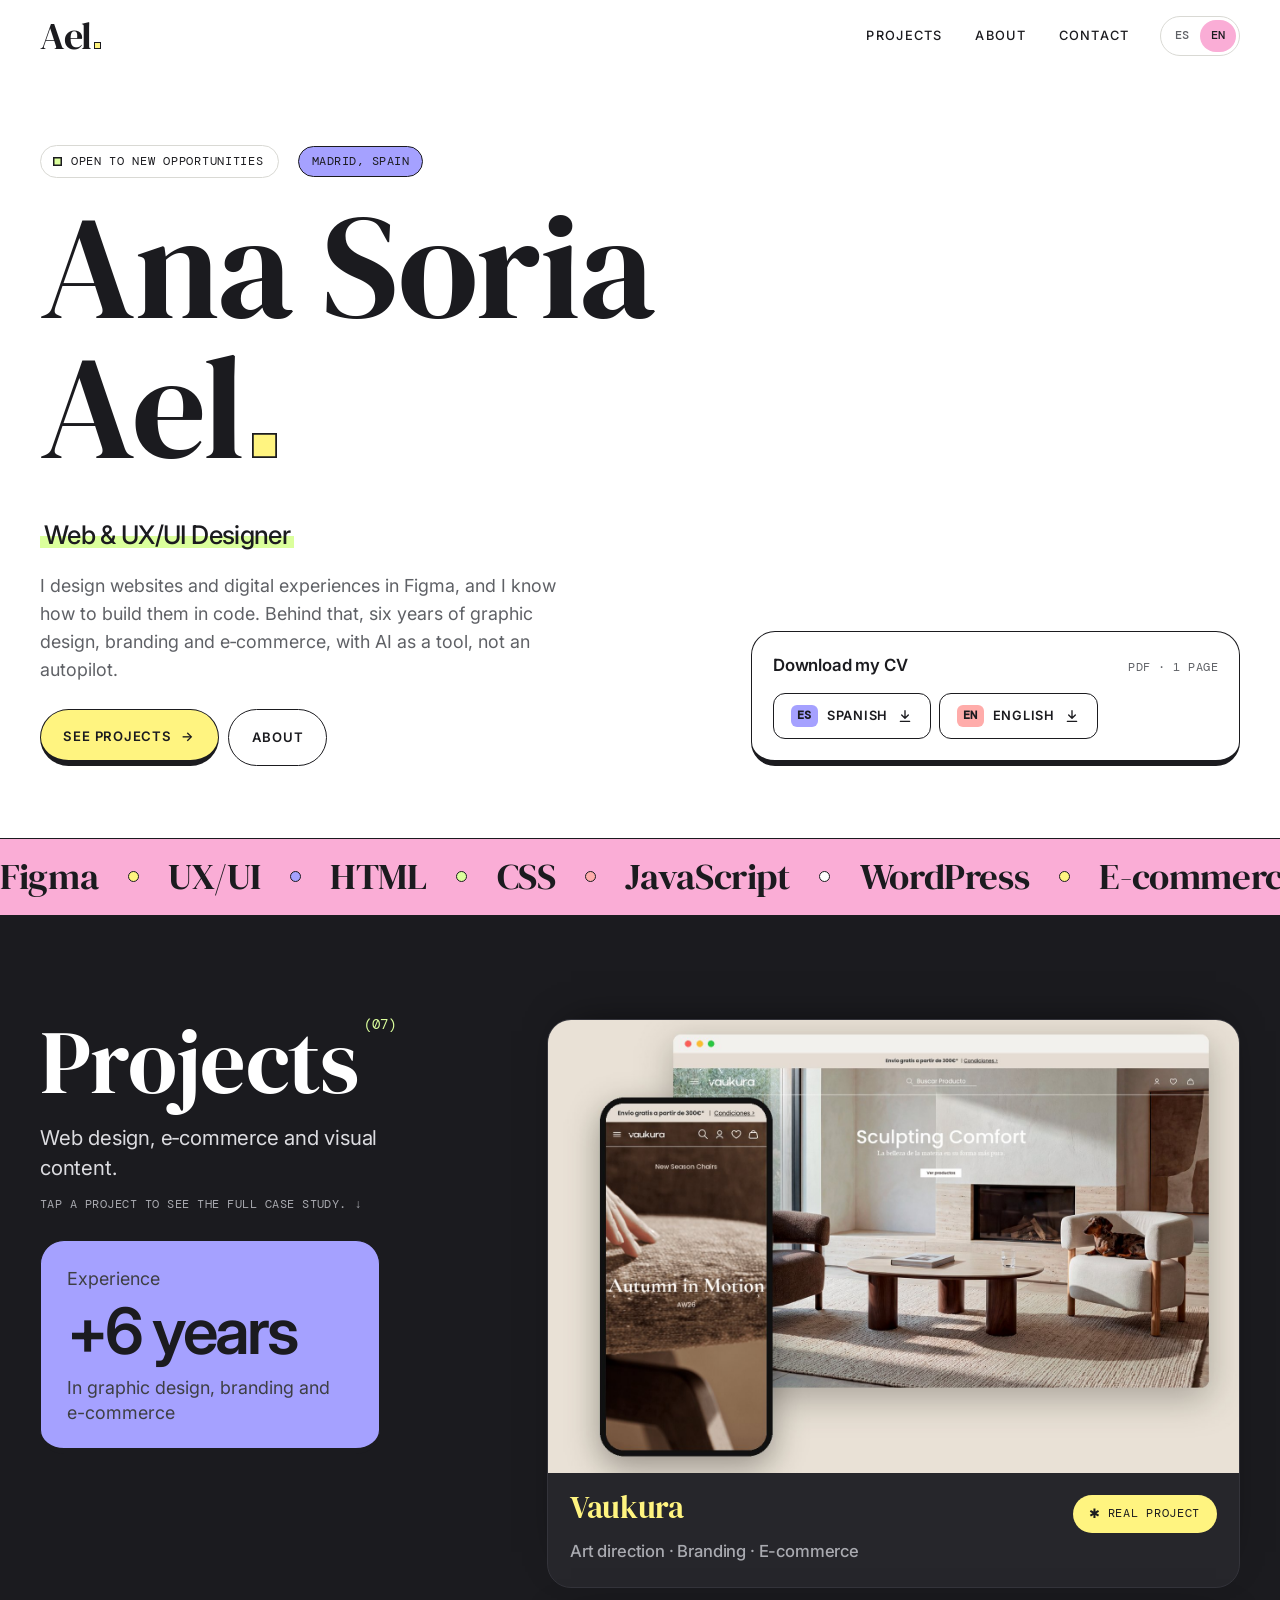
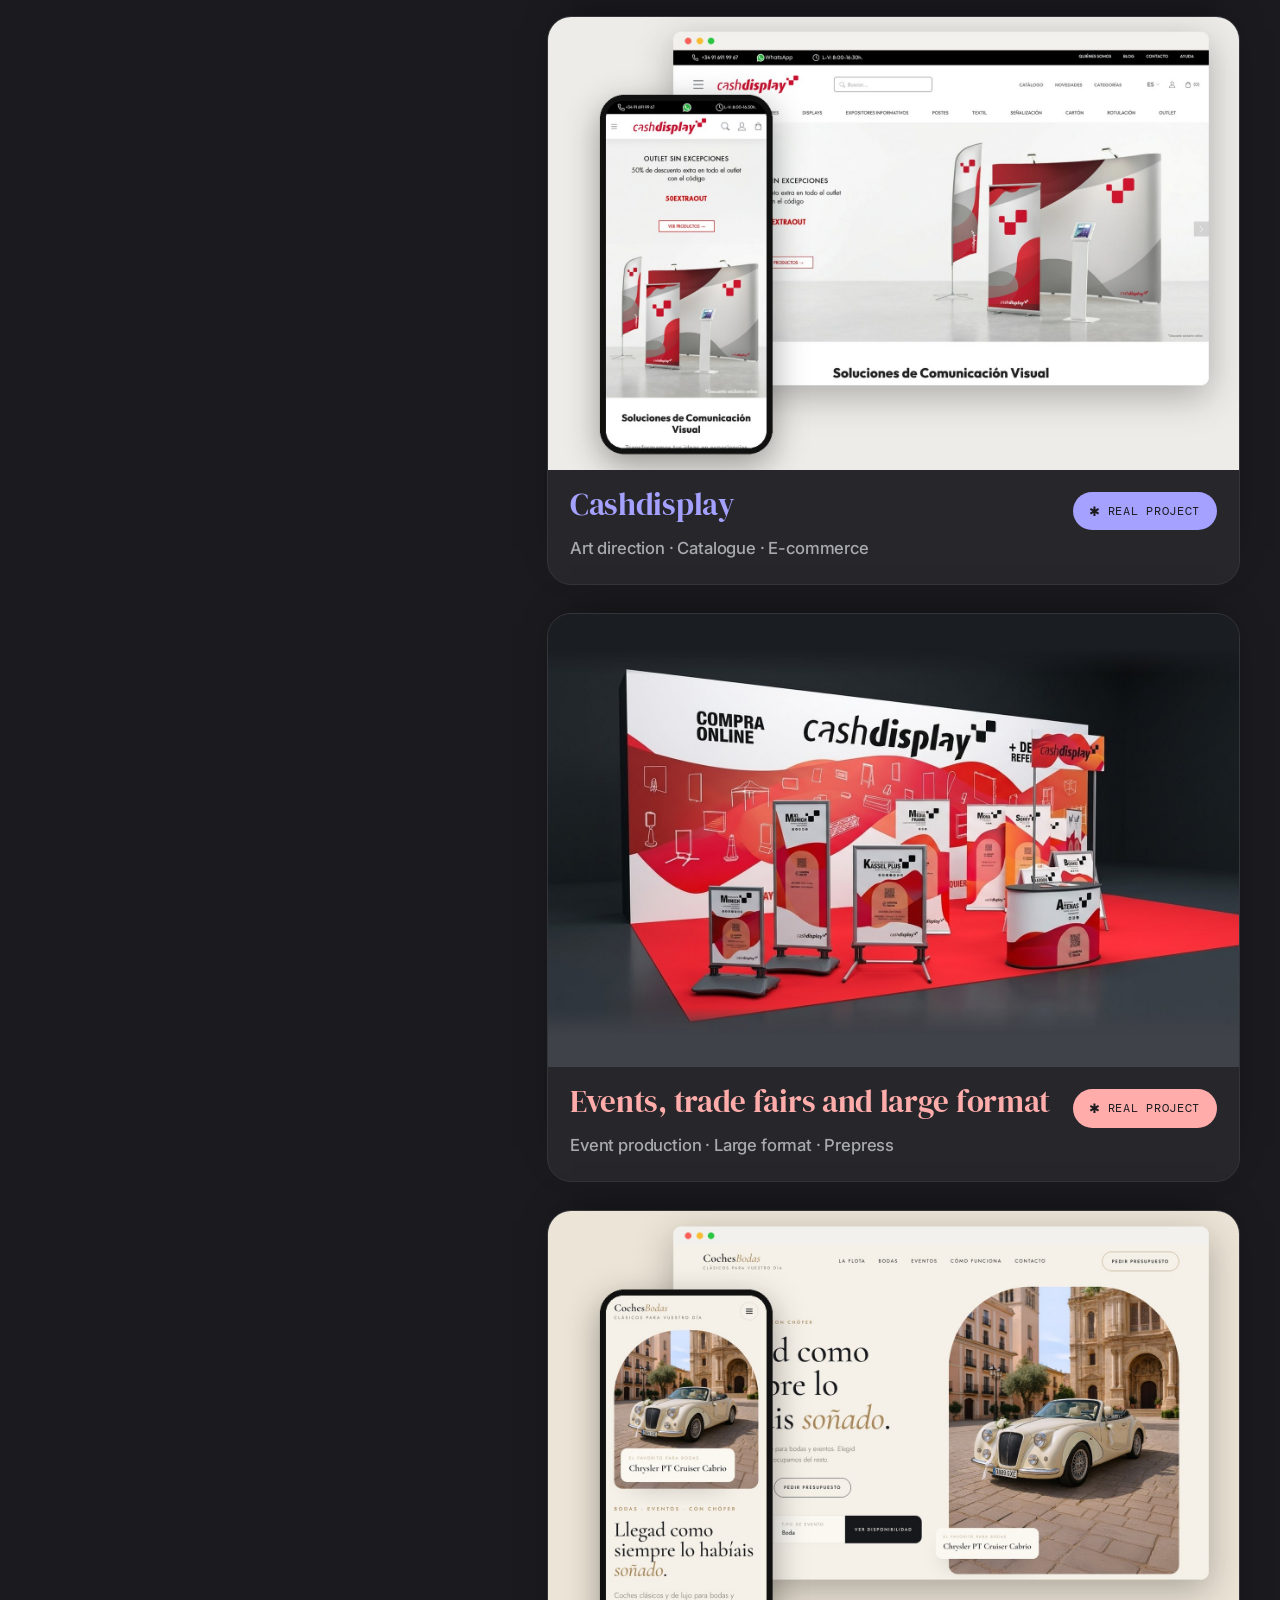
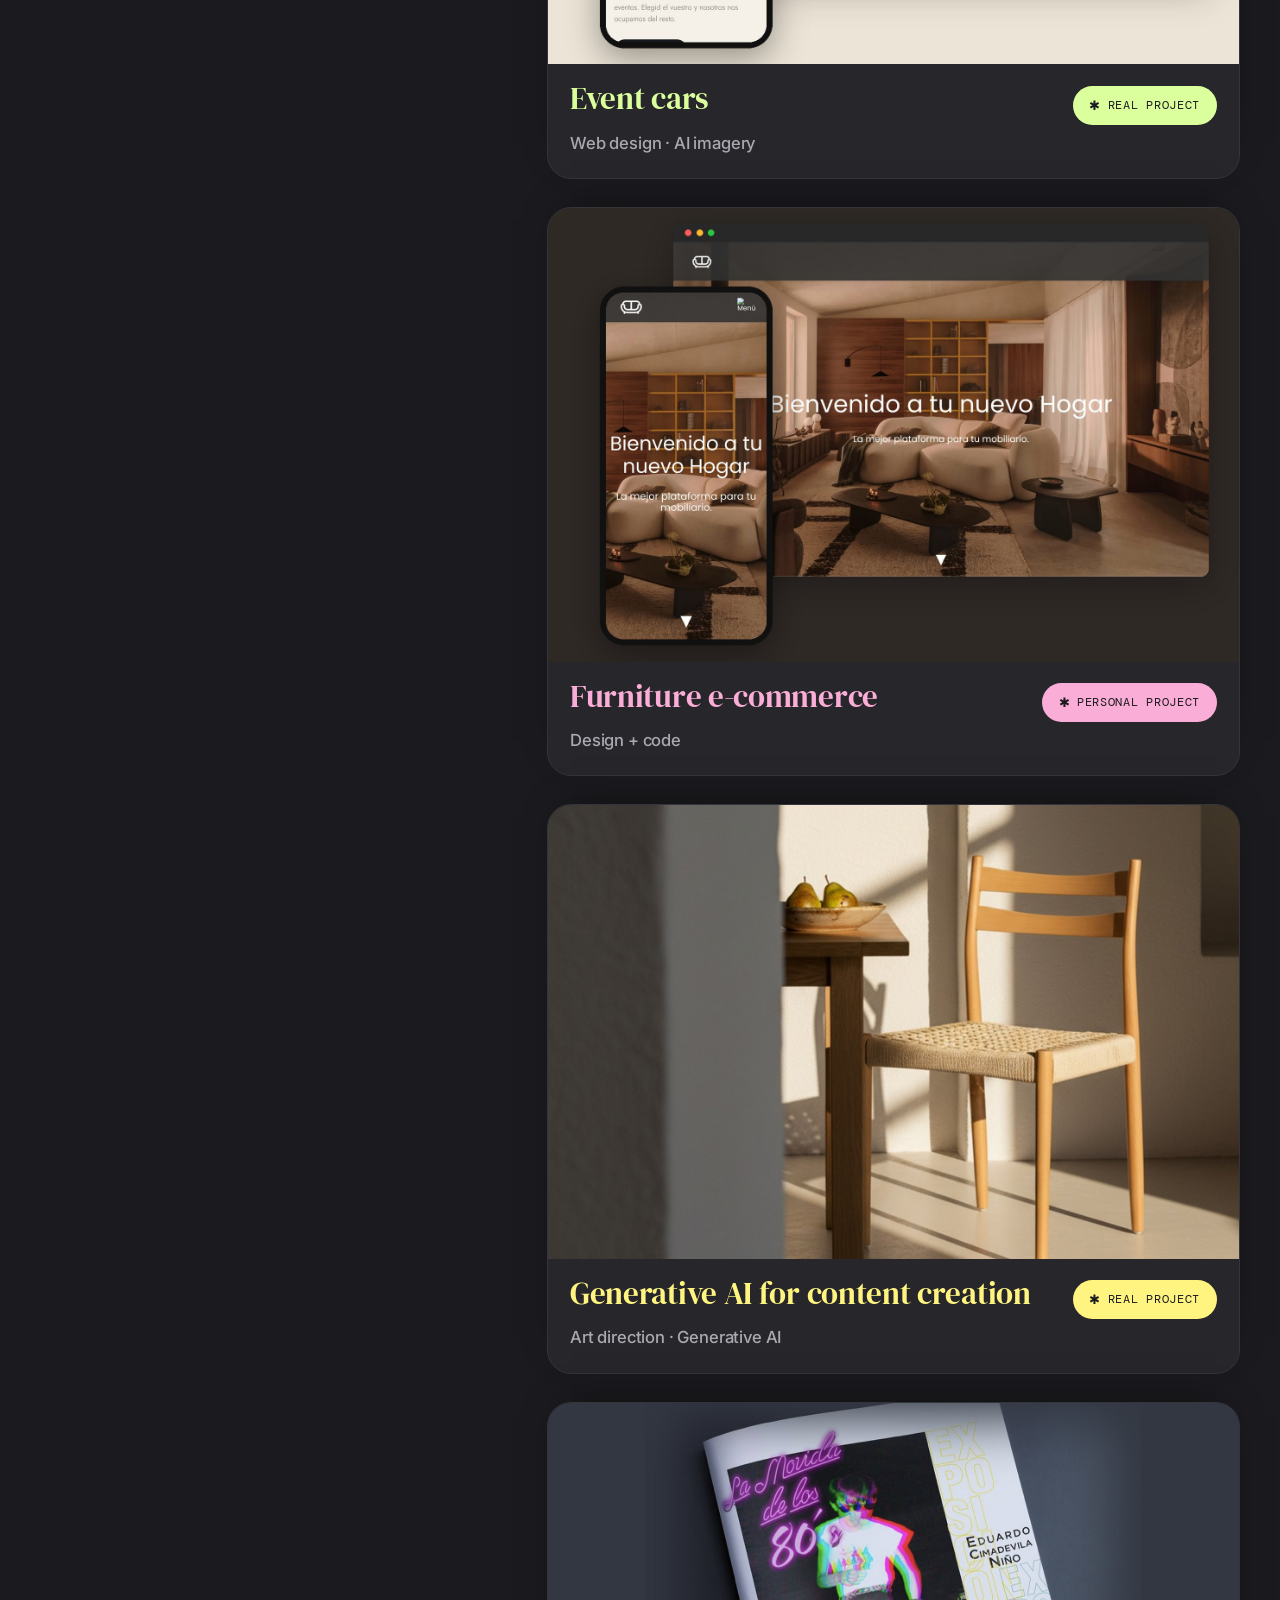
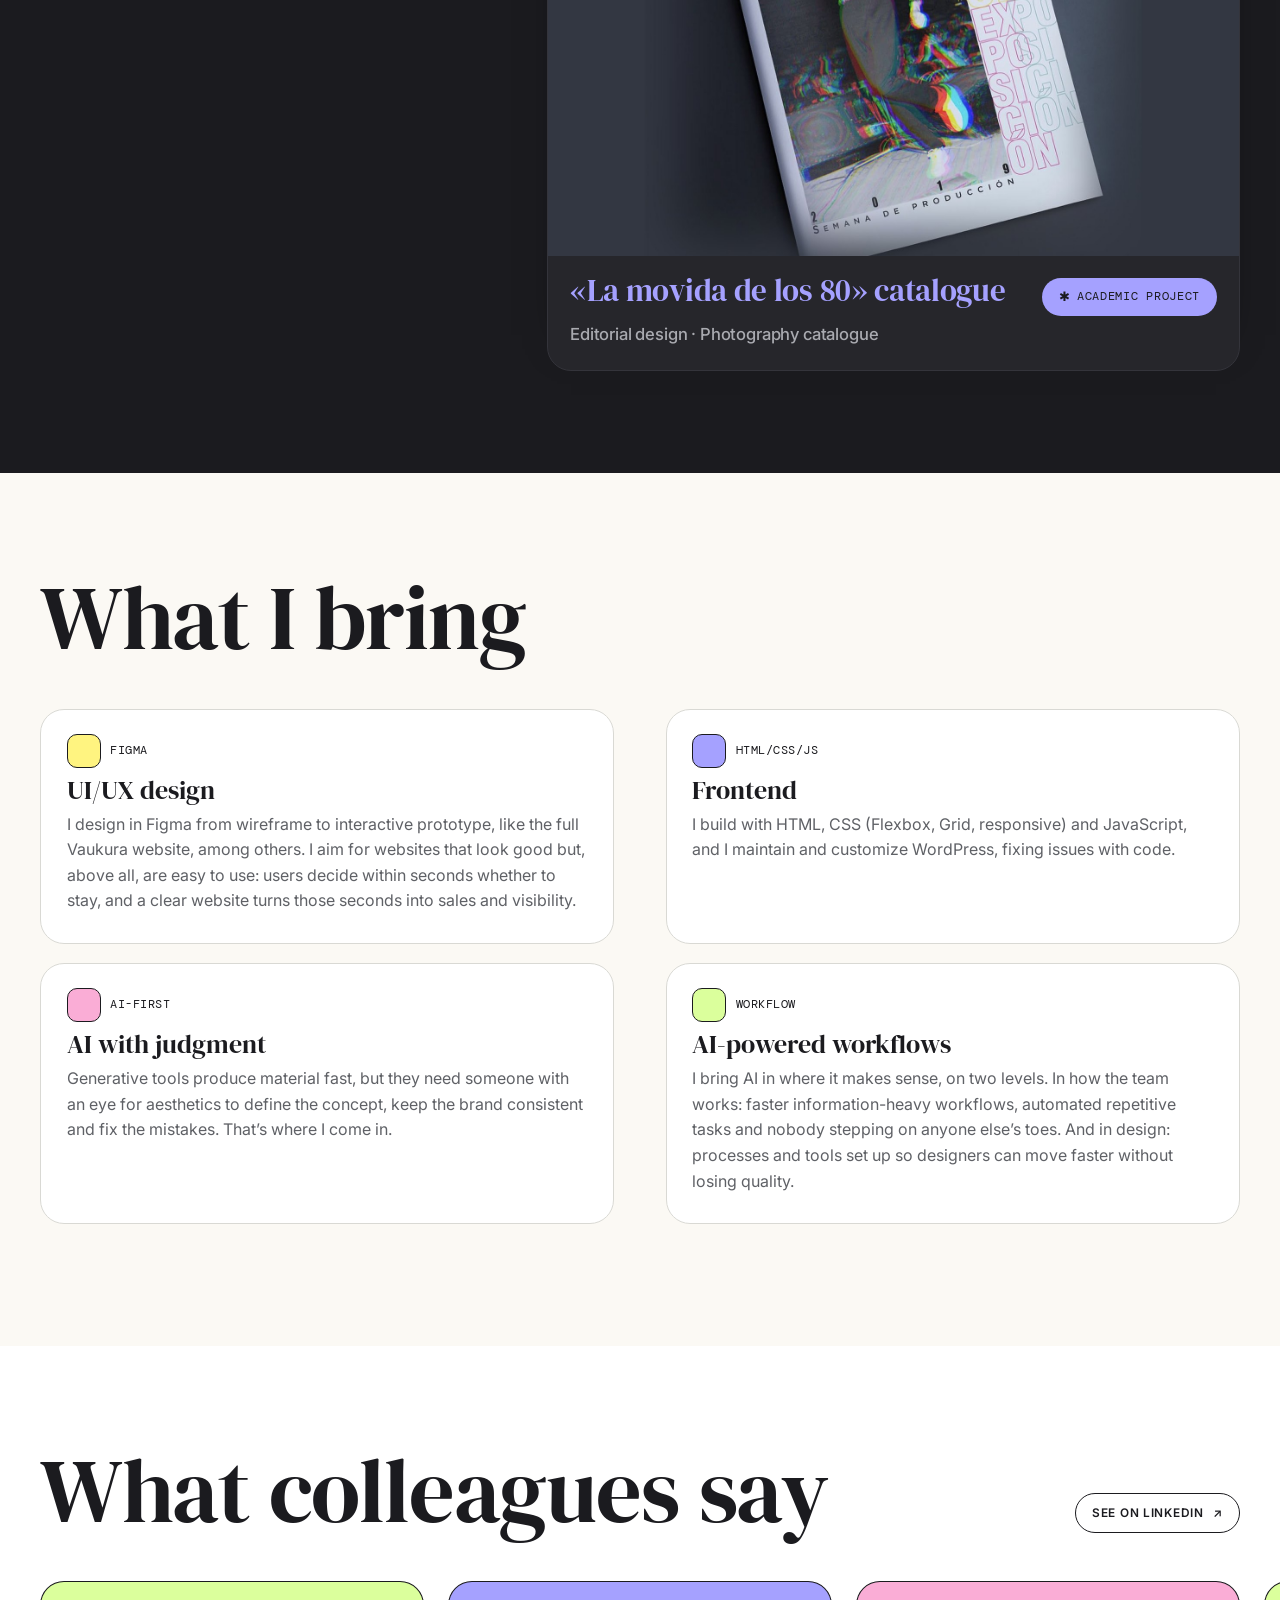
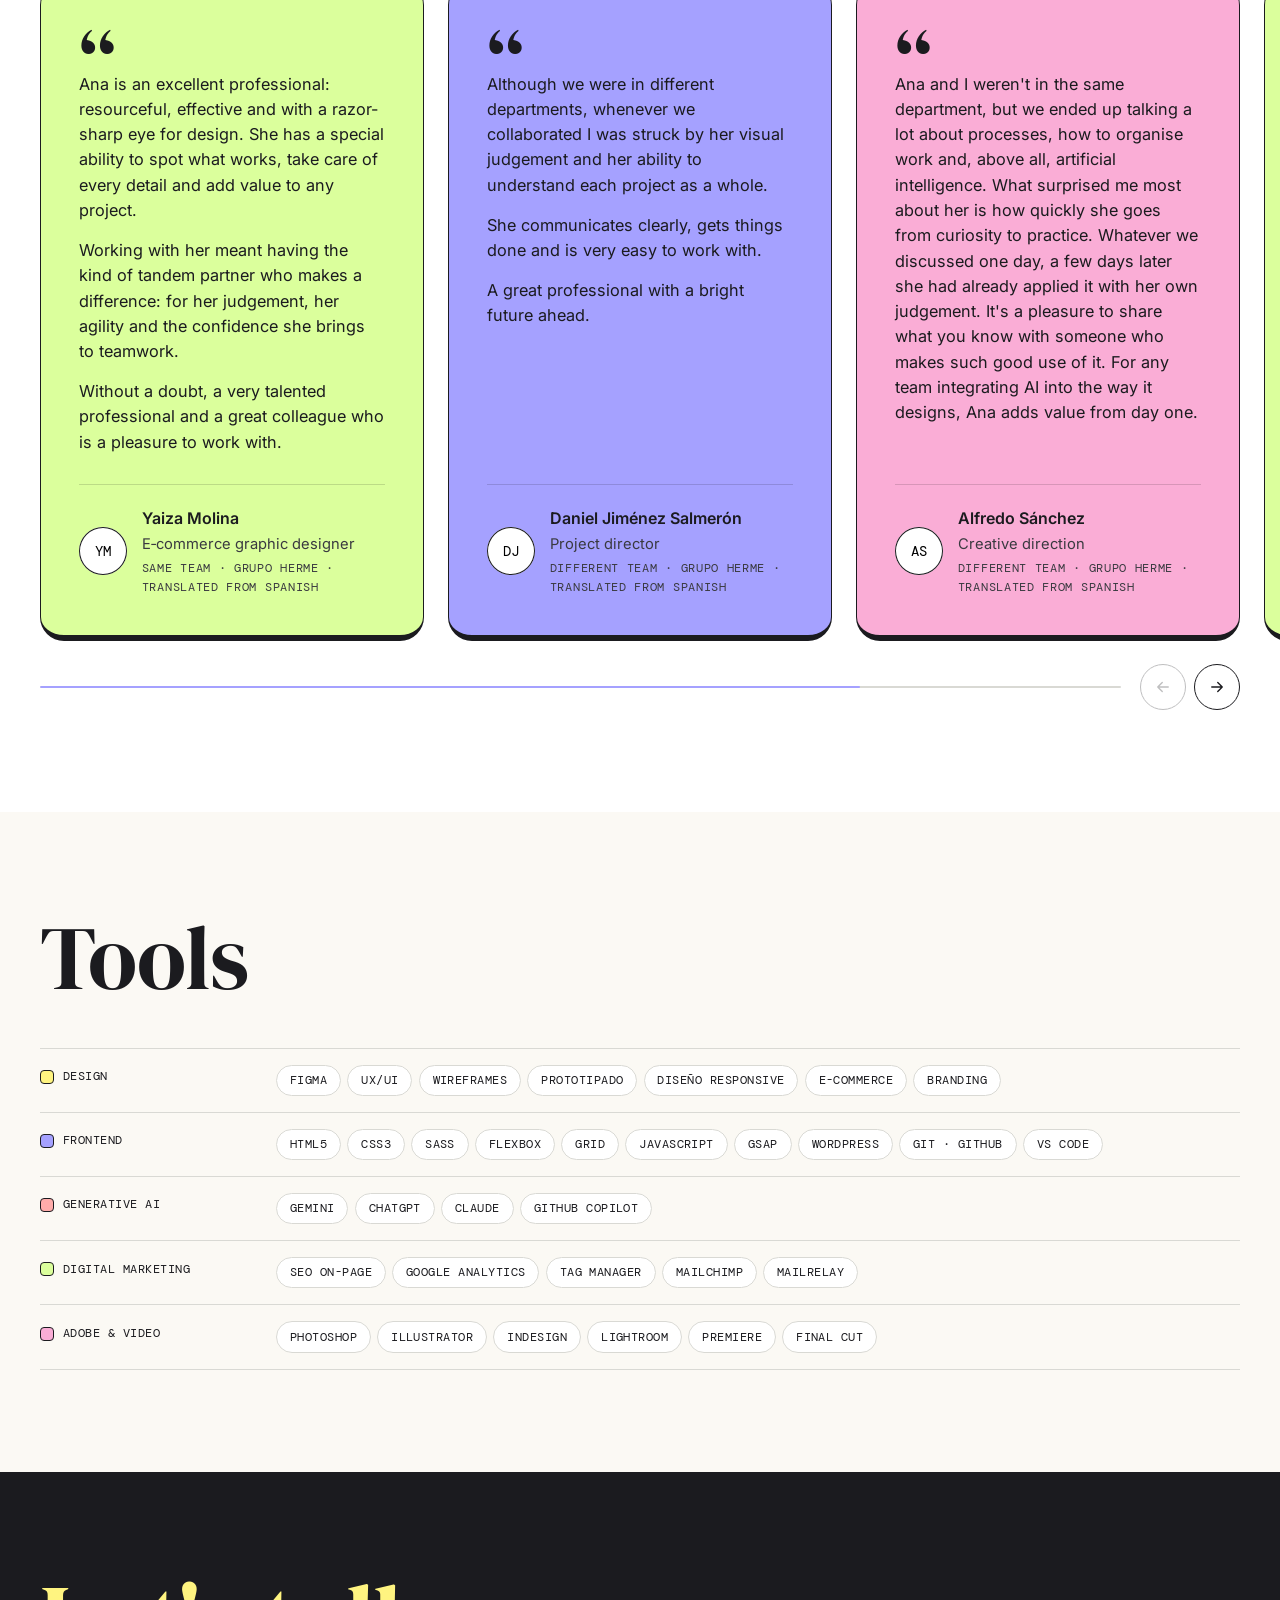
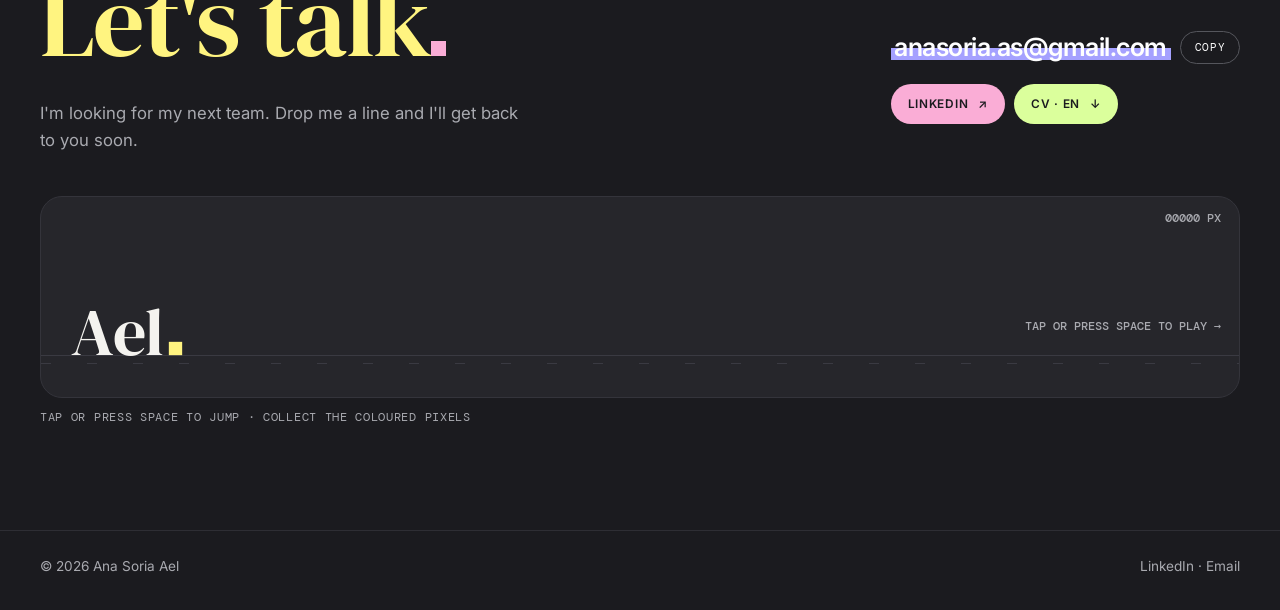
<file: proyectos/books-ia/index.html>
<!DOCTYPE html>
<html lang="es">
<head>
<meta charset="utf-8">
<base href="/">
<meta name="viewport" content="width=device-width, initial-scale=1, viewport-fit=cover">
<title>IA generativa para creación de contenido · Ana Soria Ael</title>
<meta name="description" content="Llevé las fotos de ambiente de vaukura.com del estudio a la IA (Nano Banana), con la dirección de arte siempre en mis manos: la misma estética de marca, con un gran ahorro en sesiones, atrezo y montaje de sets.">
<meta name="author" content="Ana Soria Ael">
<meta name="robots" content="index, follow, max-image-preview:large">
<link rel="canonical" href="https://anasoriaael.com/proyectos/books-ia/">
<meta name="theme-color" content="#FFFFFF">
<meta property="og:type" content="website">
<meta property="og:url" content="https://anasoriaael.com/proyectos/books-ia/">
<meta property="og:site_name" content="Ana Soria Ael">
<meta property="og:locale" content="es_ES">
<meta property="og:locale:alternate" content="en_GB">
<meta property="og:title" content="IA generativa para creación de contenido · Ana Soria Ael">
<meta property="og:description" content="Llevé las fotos de ambiente de vaukura.com del estudio a la IA (Nano Banana), con la dirección de arte siempre en mis manos: la misma estética de marca, con un gran ahorro en sesiones, atrezo y montaje de sets.">
<meta property="og:image" content="https://anasoriaael.com/assets/img/og/books-ia.jpg">
<meta property="og:image:width" content="1200">
<meta property="og:image:height" content="630">
<meta property="og:image:alt" content="IA generativa para creación de contenido · Ana Soria Ael">
<meta name="twitter:card" content="summary_large_image">
<script type="application/ld+json">
{
 "@context": "https://schema.org",
 "@graph": [
  {
   "@type": "CreativeWork",
   "@id": "https://anasoriaael.com/proyectos/books-ia/#proyecto",
   "name": "IA generativa para creación de contenido",
   "description": "Llevé las fotos de ambiente de vaukura.com del estudio a la IA (Nano Banana), con la dirección de arte siempre en mis manos: la misma estética de marca, con un gran ahorro en sesiones, atrezo y montaje de sets.",
   "url": "https://anasoriaael.com/proyectos/books-ia/",
   "image": [
    "https://anasoriaael.com/assets/img/proyectos/books-ia.jpg"
   ],
   "keywords": "Dirección de arte, IA generativa, Nano Banana, AI-First",
   "inLanguage": "es",
   "author": {
    "@id": "https://anasoriaael.com/#ana"
   },
   "creator": {
    "@id": "https://anasoriaael.com/#ana"
   },
   "isPartOf": {
    "@id": "https://anasoriaael.com/#web"
   }
  },
  {
   "@type": "Person",
   "@id": "https://anasoriaael.com/#ana",
   "name": "Ana Soria Ael",
   "alternateName": "ael",
   "jobTitle": "Diseñadora web y UX/UI",
   "description": "Diseñadora web y UX/UI en Madrid, con seis años de experiencia en diseño gráfico, branding, identidad visual y e-commerce.",
   "url": "https://anasoriaael.com/",
   "image": "https://anasoriaael.com/assets/img/og-ael.png",
   "email": "mailto:anasoria.as@gmail.com",
   "address": {
    "@type": "PostalAddress",
    "addressLocality": "Madrid",
    "addressCountry": "ES"
   },
   "sameAs": [
    "https://www.linkedin.com/in/anasoriaael"
   ],
   "knowsAbout": [
    "Diseño gráfico",
    "Branding",
    "Identidad visual",
    "Diseño UX/UI",
    "Diseño web",
    "E-commerce",
    "Dirección de arte",
    "Diseño editorial",
    "Figma",
    "HTML",
    "CSS",
    "JavaScript",
    "IA generativa"
   ],
   "knowsLanguage": [
    "es",
    "en"
   ],
   "alumniOf": [
    {
     "@type": "EducationalOrganization",
     "name": "LABASAD"
    },
    {
     "@type": "EducationalOrganization",
     "name": "IES Puerta Bonita"
    }
   ]
  },
  {
   "@type": "WebSite",
   "@id": "https://anasoriaael.com/#web",
   "url": "https://anasoriaael.com/",
   "name": "Ana Soria Ael"
  },
  {
   "@type": "BreadcrumbList",
   "itemListElement": [
    {
     "@type": "ListItem",
     "position": 1,
     "name": "Ana Soria Ael",
     "item": "https://anasoriaael.com/"
    },
    {
     "@type": "ListItem",
     "position": 2,
     "name": "IA generativa para creación de contenido",
     "item": "https://anasoriaael.com/proyectos/books-ia/"
    }
   ]
  }
 ]
}
</script>
<link rel="icon" type="image/png" sizes="192x192" href="assets/img/favicon-192.png">
<link rel="apple-touch-icon" href="assets/img/apple-touch-icon.png">
<link rel="preconnect" href="https://fonts.googleapis.com">
<link rel="preconnect" href="https://fonts.gstatic.com" crossorigin>
<link rel="stylesheet" href="https://fonts.googleapis.com/css2?family=DM+Mono:wght@400;500&family=DM+Serif+Display:ital@0;1&family=Inter:wght@400;500;600&display=swap">
<link rel="stylesheet" href="assets/css/style.css?v=a1c44c32">
<link rel="expect" href="#ael-end" blocking="render">
<script>
  /* Aplica el idioma guardado antes de pintar, para evitar parpadeos */
  (function () {
    var d = document.documentElement;
    var l = null;
    try {
      l = localStorage.getItem('ael-lang');
    } catch (e) {}
    if (l !== 'es' && l !== 'en') l = /^es/i.test(navigator.language || 'es') ? 'es' : 'en';
    d.setAttribute('lang', l);
  })();
</script>
<script>
  /* Contador de visitas: Cloudflare Web Analytics (sin cookies ni datos personales).
     Las visitas de Ana no cuentan: anasoriaael.com/?soy-ana marca este dispositivo
     y anasoriaael.com/?no-soy-ana lo desmarca. */
  (function () {
    var TOKEN = '99f17e9b26ac4660b8db816873d00c22';   // token de Cloudflare → Web Analytics (vacío = contador apagado)
    try {
      var q = location.search;
      if (/[?&](no-)?soy-ana\b/.test(q)) {
        if (/[?&]soy-ana\b/.test(q)) localStorage.setItem('ael-soy-ana', '1');
        else localStorage.removeItem('ael-soy-ana');
        history.replaceState(history.state, '', location.pathname + location.hash);
      }
      if (localStorage.getItem('ael-soy-ana')) return;
    } catch (e) {}
    if (!TOKEN || location.hostname.indexOf('anasoriaael.com') === -1) return;
    var s = document.createElement('script');
    s.type = 'module';   // igual que el código que da Cloudflare
    s.src = 'https://static.cloudflareinsights.com/beacon.min.js';
    s.setAttribute('data-cf-beacon', JSON.stringify({ token: TOKEN }));
    document.head.appendChild(s);
  })();
</script>
</head>
<body>
<!--AEL:BODY-->
<a class="skip" href="/proyectos/books-ia/#app">Saltar al contenido</a>

<header class="topbar" id="topbar">
  <div class="wrap topbar-in">
    <a class="brand" href="#inicio" aria-label="Ana Soria, inicio">
      <span class="logo-word" aria-hidden="true">Ael<i></i></span>
    </a>

    <nav class="nav" id="nav" aria-label="Principal">
      <a href="#proyectos" data-route="proyectos" data-i18n="nav_projects">Proyectos</a>
      <a href="sobre-mi/" data-route="sobre-mi" data-i18n="nav_about">Sobre mí</a>
      <a href="#contacto" data-route="contacto" data-i18n="nav_contact">Contacto</a>
    </nav>

    <div class="controls">
      <div class="seg" role="group" aria-label="Idioma / Language">
        <button type="button" id="lang-es" data-lang="es" aria-pressed="true">ES</button>
        <button type="button" id="lang-en" data-lang="en" aria-pressed="false">EN</button>
      </div>
      <button type="button" class="menu-btn" id="menu-btn" aria-expanded="false" aria-controls="nav">
        <span class="bars" aria-hidden="true"></span><span class="sr" data-i18n="menu">Menú</span>
      </button>
    </div>
  </div>
</header>

<main id="app" tabindex="-1" data-prerender="wfzhis"><article class="wrap"><header class="case-head"><a class="back" href="#proyectos">← Todos los proyectos</a><span class="mono slash">Dirección de arte · IA generativa</span><h1 class="case-title">IA generativa para creación de contenido</h1><p class="lead">Llevé las fotos de ambiente de vaukura.com del estudio a la IA (Nano Banana), con la dirección de arte siempre en mis manos: la misma estética de marca, con un gran ahorro en sesiones, atrezo y montaje de sets.</p><div class="case-meta"><div><span class="mono muted">Rol</span><b>Dirección de arte y generación de imágenes</b></div><div><span class="mono muted">Herramientas</span><b>Nano Banana (Gemini)</b></div></div><div class="case-stats"><div class="case-stat"><strong>12</strong><span>sesiones de estudio al año que ya no hacen falta</span></div></div></header><div class="case-cover"><img src="assets/img/proyectos/books-ia.jpg" alt="IA generativa para creación de contenido" loading="lazy"></div><div class="case-sections"><section class="case-sec"><h2>Contexto</h2><div><p>Las fotos de ambiente de vaukura.com se hacían en sesiones de estudio: había que comprar atrezo, montar y mover los sets, y dedicar jornadas enteras de varias personas, yo incluida.</p></div></section><section class="case-sec"><h2>Cómo lo resolví</h2><div><p>Usé Nano Banana, el modelo de imagen de Gemini, para crear las fotos de ambiente de cada producto. Nunca dejé que la IA decidiera: partía de una idea clara de cada ambiente y revisaba cada imagen antes de usarla. ChatGPT me ayudaba con tareas básicas y Claude con la automatización de tareas repetitivas.</p></div></section><section class="case-sec"><h2>Del estudio al ambiente</h2><div><p>Desliza la línea de las imágenes para comparar: a un lado, la foto de estudio con fondo blanco; al otro, el mismo mueble en su ambiente creado con IA.</p></div></section><section class="case-sec"><h2>Proceso</h2><div><ul class="bullets"><li>Definir la idea y el estilo de cada ambiente</li><li>Generar las imágenes con Nano Banana (Gemini)</li><li>Revisar y seleccionar: nada se publica sin supervisión</li></ul></div></section><section class="case-sec"><h2>Resultado</h2><div><p>Las fotos de ambiente de vaukura.com ya no dependen de sesiones de estudio, compra de atrezo ni montaje de sets. El equipo ganó tiempo para otras tareas y la web mantiene una estética coherente con la marca, revisada imagen a imagen.</p></div></section></div><div class="compare-grid"><figure class="compare" style="--pos:50%"><img class="compare-after" src="assets/img/proyectos/books-ia-maren-ia.jpg" alt="IA generativa para creación de contenido · IA · Nano Banana" loading="lazy" draggable="false"><img class="compare-before" src="assets/img/proyectos/books-ia-maren-estudio.jpg" alt="IA generativa para creación de contenido · Estudio" loading="lazy" draggable="false"><span class="compare-tag is-before">Estudio</span><span class="compare-tag is-after">IA · Nano Banana</span><span class="compare-line" aria-hidden="true"><span class="compare-knob">‹ ›</span></span><input class="compare-range" type="range" min="0" max="100" value="50" aria-label="Desliza para comparar"></figure><figure class="compare" style="--pos:50%"><img class="compare-after" src="assets/img/proyectos/books-ia-aime-ia.jpg" alt="IA generativa para creación de contenido · IA · Nano Banana" loading="lazy" draggable="false"><img class="compare-before" src="assets/img/proyectos/books-ia-aime-estudio.jpg" alt="IA generativa para creación de contenido · Estudio" loading="lazy" draggable="false"><span class="compare-tag is-before">Estudio</span><span class="compare-tag is-after">IA · Nano Banana</span><span class="compare-line" aria-hidden="true"><span class="compare-knob">‹ ›</span></span><input class="compare-range" type="range" min="0" max="100" value="50" aria-label="Desliza para comparar"></figure><figure class="compare" style="--pos:50%"><img class="compare-after" src="assets/img/proyectos/books-ia-cala-ia.jpg" alt="IA generativa para creación de contenido · IA · Nano Banana" loading="lazy" draggable="false"><img class="compare-before" src="assets/img/proyectos/books-ia-cala-estudio.jpg" alt="IA generativa para creación de contenido · Estudio" loading="lazy" draggable="false"><span class="compare-tag is-before">Estudio</span><span class="compare-tag is-after">IA · Nano Banana</span><span class="compare-line" aria-hidden="true"><span class="compare-knob">‹ ›</span></span><input class="compare-range" type="range" min="0" max="100" value="50" aria-label="Desliza para comparar"></figure><figure class="compare" style="--pos:50%"><img class="compare-after" src="assets/img/proyectos/books-ia-gara-ia.jpg" alt="IA generativa para creación de contenido · IA · Nano Banana" loading="lazy" draggable="false"><img class="compare-before" src="assets/img/proyectos/books-ia-gara-estudio.jpg" alt="IA generativa para creación de contenido · Estudio" loading="lazy" draggable="false"><span class="compare-tag is-before">Estudio</span><span class="compare-tag is-after">IA · Nano Banana</span><span class="compare-line" aria-hidden="true"><span class="compare-knob">‹ ›</span></span><input class="compare-range" type="range" min="0" max="100" value="50" aria-label="Desliza para comparar"></figure><figure class="compare" style="--pos:50%"><img class="compare-after" src="assets/img/proyectos/books-ia-olie-ia.jpg" alt="IA generativa para creación de contenido · IA · Nano Banana" loading="lazy" draggable="false"><img class="compare-before" src="assets/img/proyectos/books-ia-olie-estudio.jpg" alt="IA generativa para creación de contenido · Estudio" loading="lazy" draggable="false"><span class="compare-tag is-before">Estudio</span><span class="compare-tag is-after">IA · Nano Banana</span><span class="compare-line" aria-hidden="true"><span class="compare-knob">‹ ›</span></span><input class="compare-range" type="range" min="0" max="100" value="50" aria-label="Desliza para comparar"></figure><figure class="compare" style="--pos:50%"><img class="compare-after" src="assets/img/proyectos/books-ia-maddie-ia.jpg" alt="IA generativa para creación de contenido · IA · Nano Banana" loading="lazy" draggable="false"><img class="compare-before" src="assets/img/proyectos/books-ia-maddie-estudio.jpg" alt="IA generativa para creación de contenido · Estudio" loading="lazy" draggable="false"><span class="compare-tag is-before">Estudio</span><span class="compare-tag is-after">IA · Nano Banana</span><span class="compare-line" aria-hidden="true"><span class="compare-knob">‹ ›</span></span><input class="compare-range" type="range" min="0" max="100" value="50" aria-label="Desliza para comparar"></figure></div><p class="webview-hint mono">↔ Desliza para comparar</p><a class="next" href="proyectos/movida-80/" data-cursor="view"><span class="mono">Siguiente proyecto</span><span class="big">Catálogo «La movida de los 80»<span class="arrow" aria-hidden="true">→</span></span></a></article><section class="section contact" id="contacto"><div class="wrap"><div class="contact-grid"><h2 class="contact-big">¿Hablamos?<span class="sq" aria-hidden="true"></span></h2><div class="mail-row"><a class="mail" href="mailto:anasoria.as@gmail.com"><span><span>anasoria.as@gmail.com</span></span></a><button type="button" class="copy-btn" id="copy-mail" data-copy="anasoria.as@gmail.com">Copiar</button></div><p class="contact-text">Estoy buscando mi siguiente equipo. Escríbeme y te respondo pronto.</p><div class="ael-game"><div class="ael-game-box"><canvas tabindex="0" aria-label="Juego Pixel run: toca o pulsa espacio para saltar" width="1198" height="200" style="height: 200px;"></canvas><div class="ael-game-over" hidden=""><div class="ael-game-card"><p class="ael-game-title"></p><p class="ael-game-sub"></p><div class="ael-game-row"><button type="button" class="btn btn-primary btn-sm ael-game-again">Otra vez</button><a class="btn btn-sm ael-game-team" href="mailto:anasoria.as@gmail.com">¿Jugamos en el mismo equipo?</a></div></div></div></div><p class="ael-game-cap">Toca o pulsa espacio para saltar · Recoge los píxeles de colores</p></div><div class="contact-links"><a class="btn btn-ghost btn-sm" href="https://www.linkedin.com/in/anasoriaael" target="_blank" rel="noopener">LinkedIn <span class="arr">↗</span></a><a class="btn btn-ghost btn-sm" href="cv/CV_Ana_Soria_Ael_ES.pdf" download="">CV · ES <span class="arr">↓</span></a></div></div></div></section></main>

<footer class="footer" id="footer"><div class="wrap footer-in"><span>© 2026 Ana Soria Ael</span><span><a href="https://www.linkedin.com/in/anasoriaael" target="_blank" rel="noopener">LinkedIn</a> · <a href="mailto:anasoria.as@gmail.com">Email</a></span></div></footer>

<div class="cursor-glow" aria-hidden="true"></div>
<div class="cursor-ring" aria-hidden="true"><span></span></div>
<div class="cursor-dot" aria-hidden="true"></div>

<script src="assets/js/app.js?v=152650e1"></script>
<span id="ael-end" hidden></span>
<!--/AEL:BODY-->
</body>
</html>
</file>
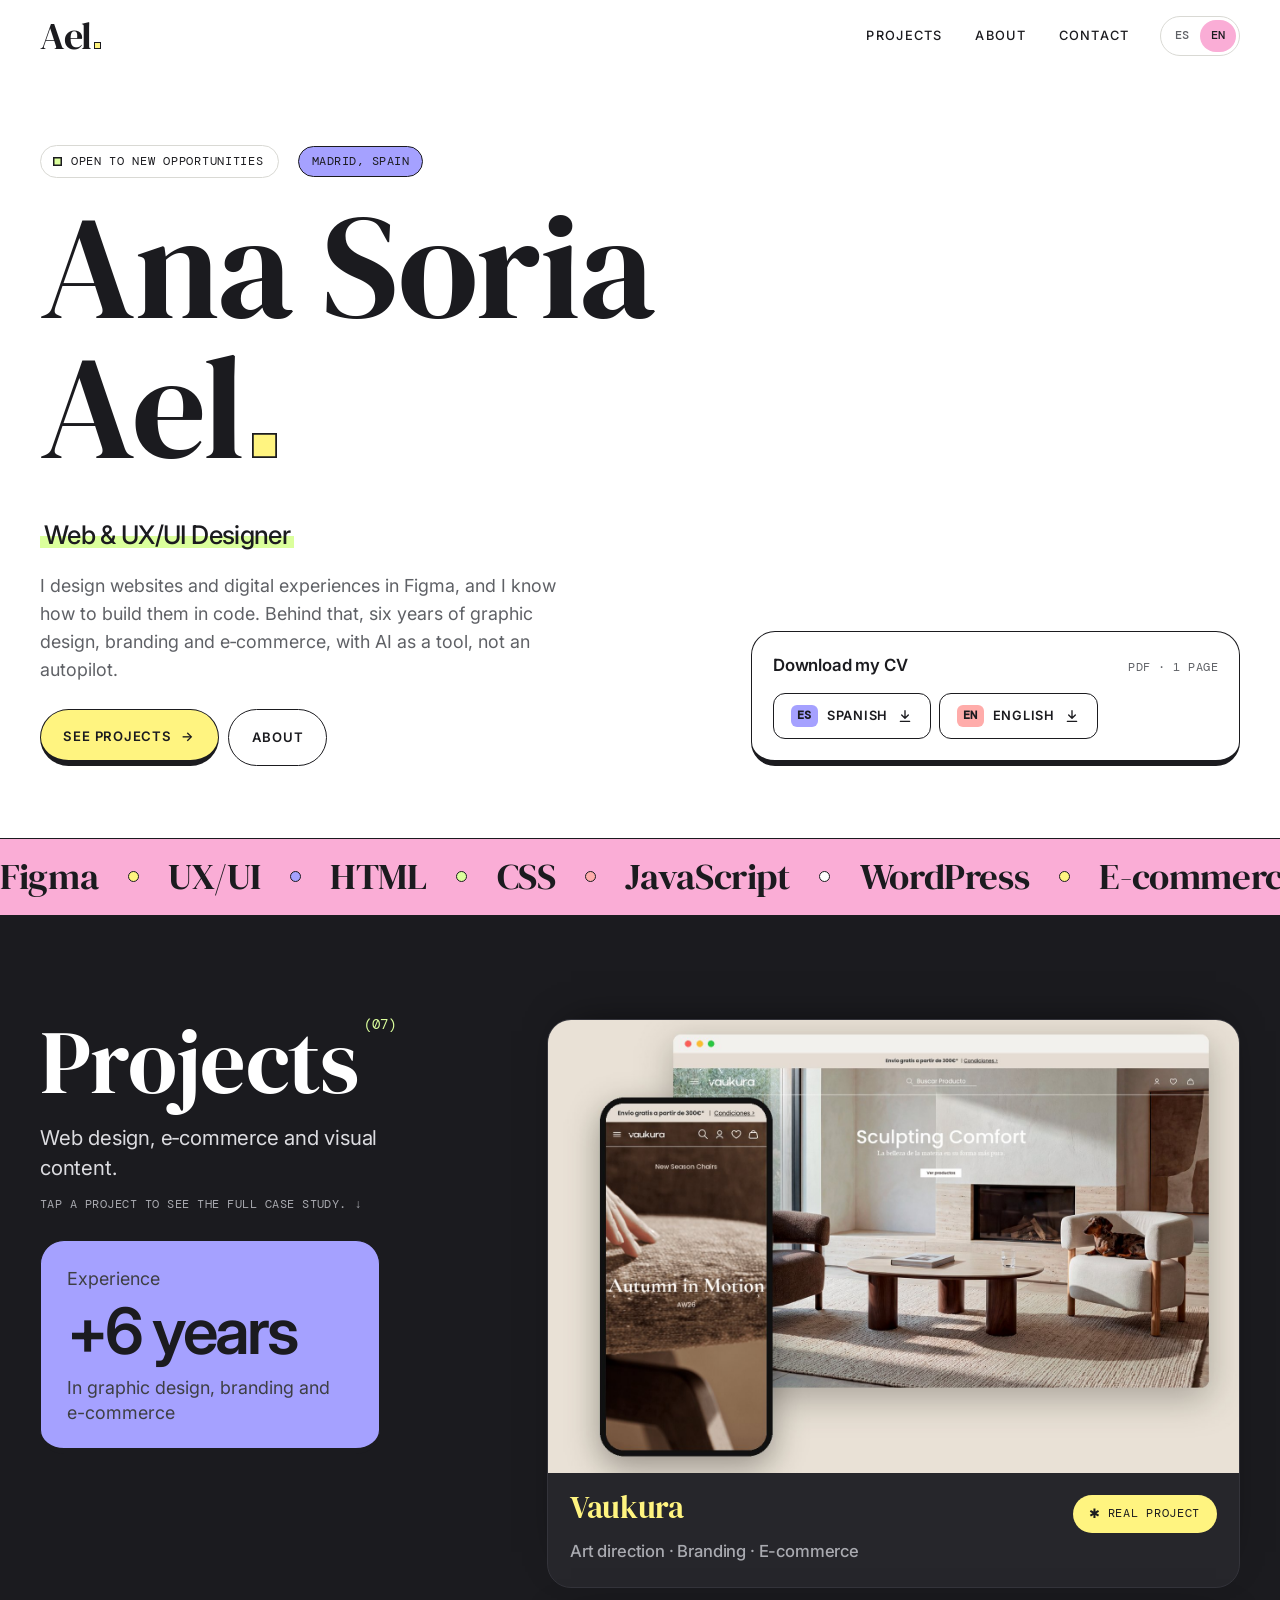
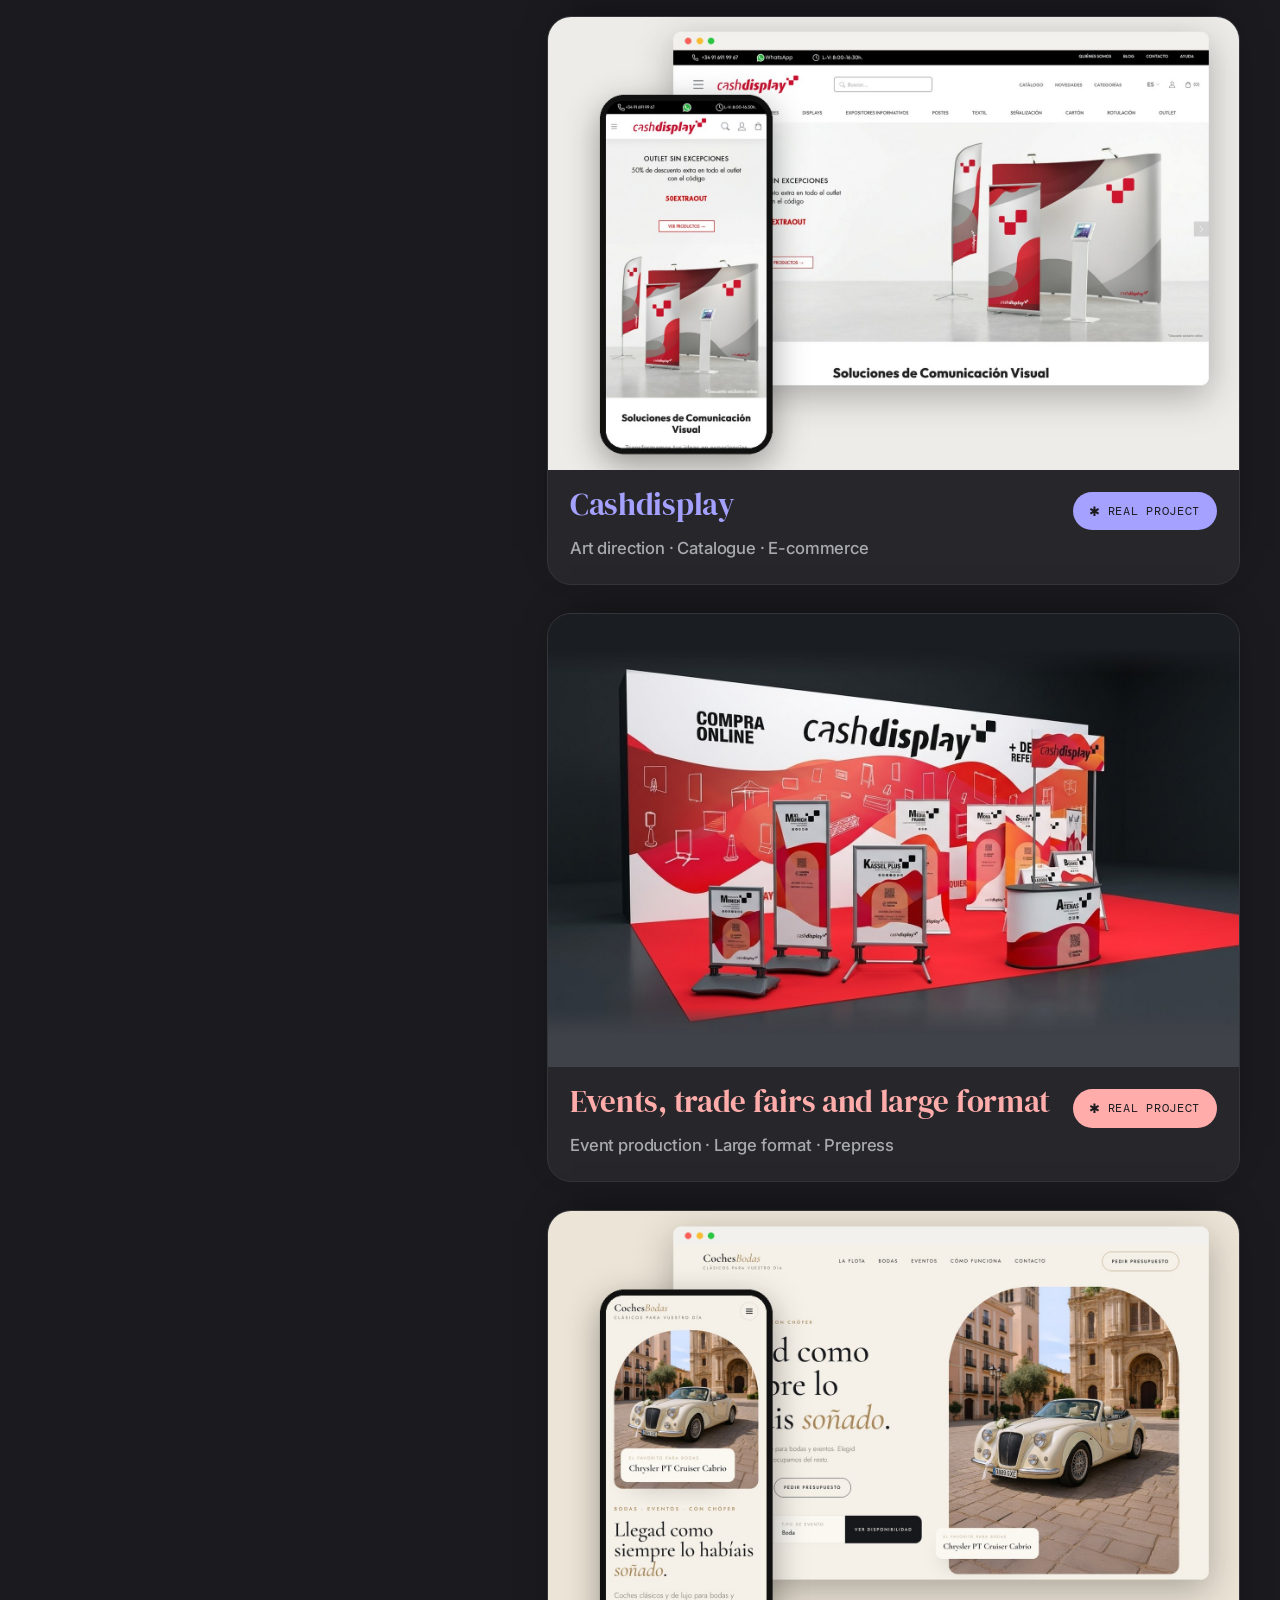
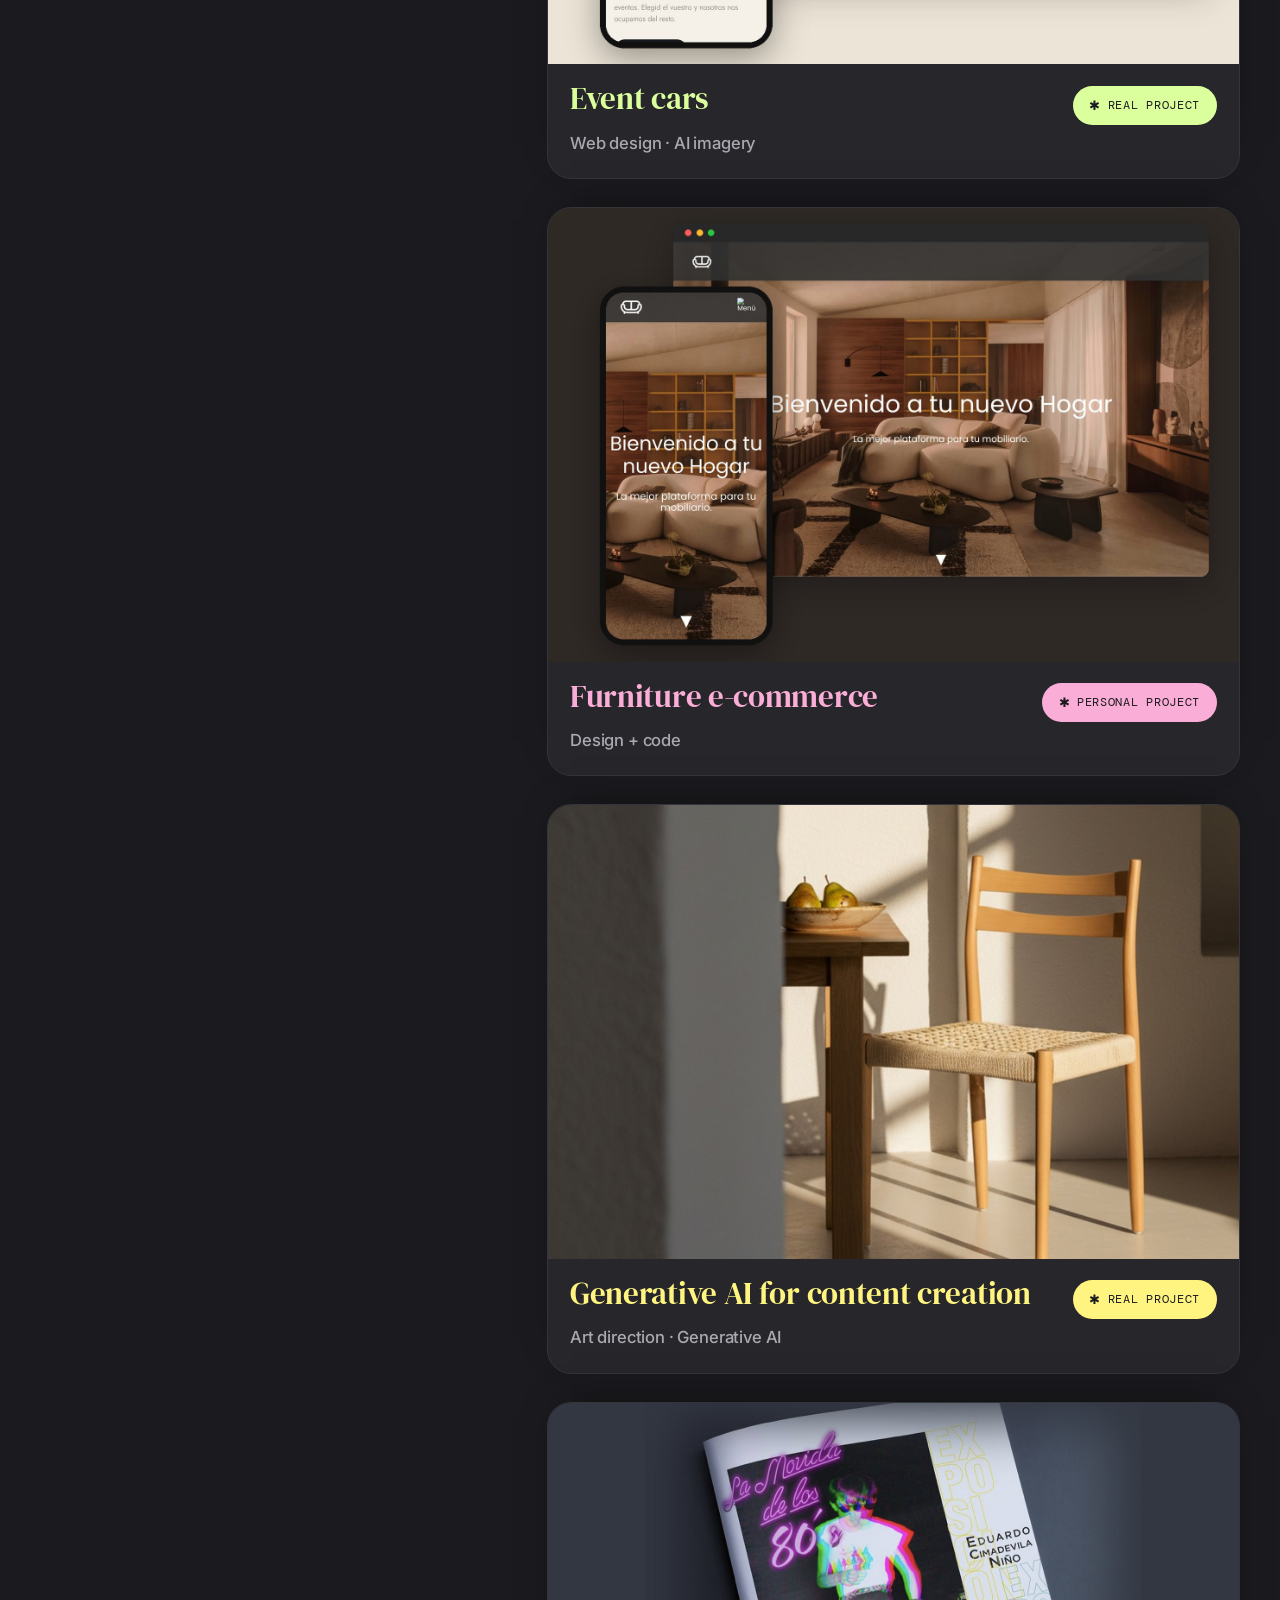
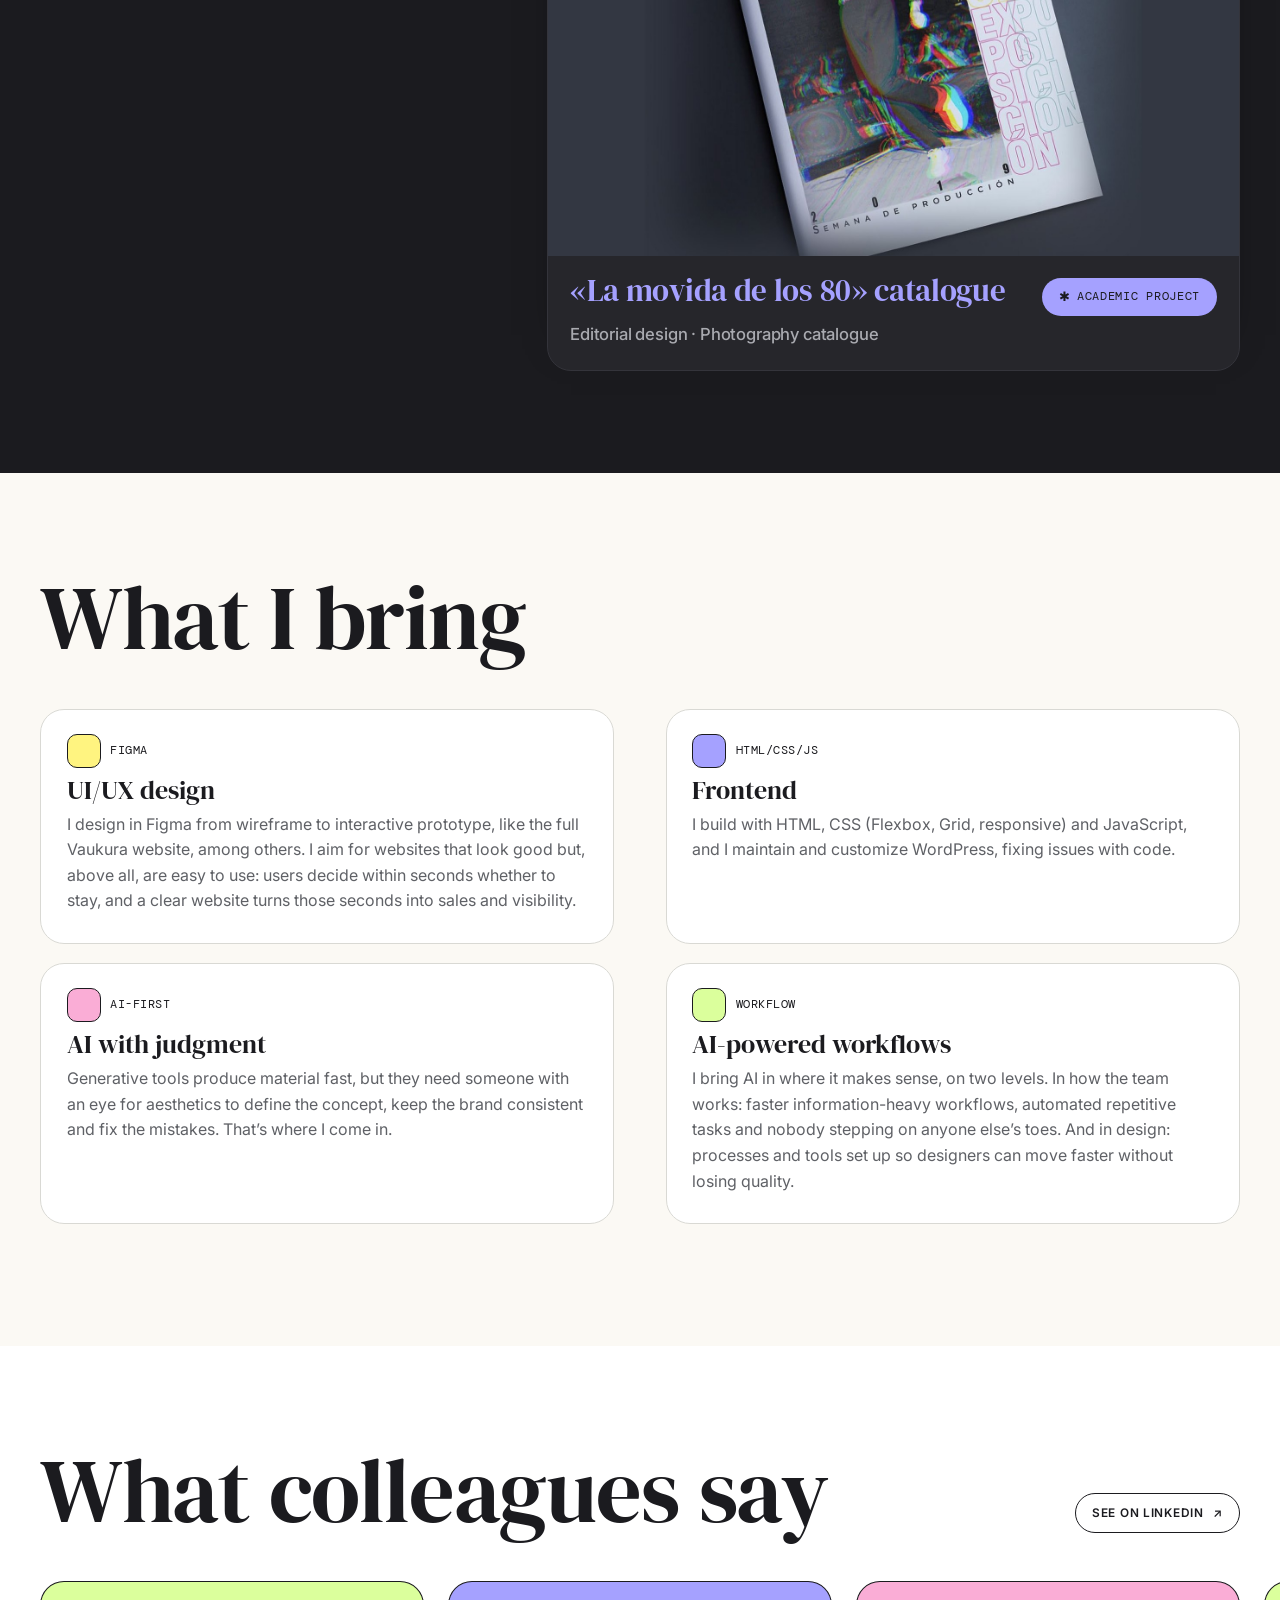
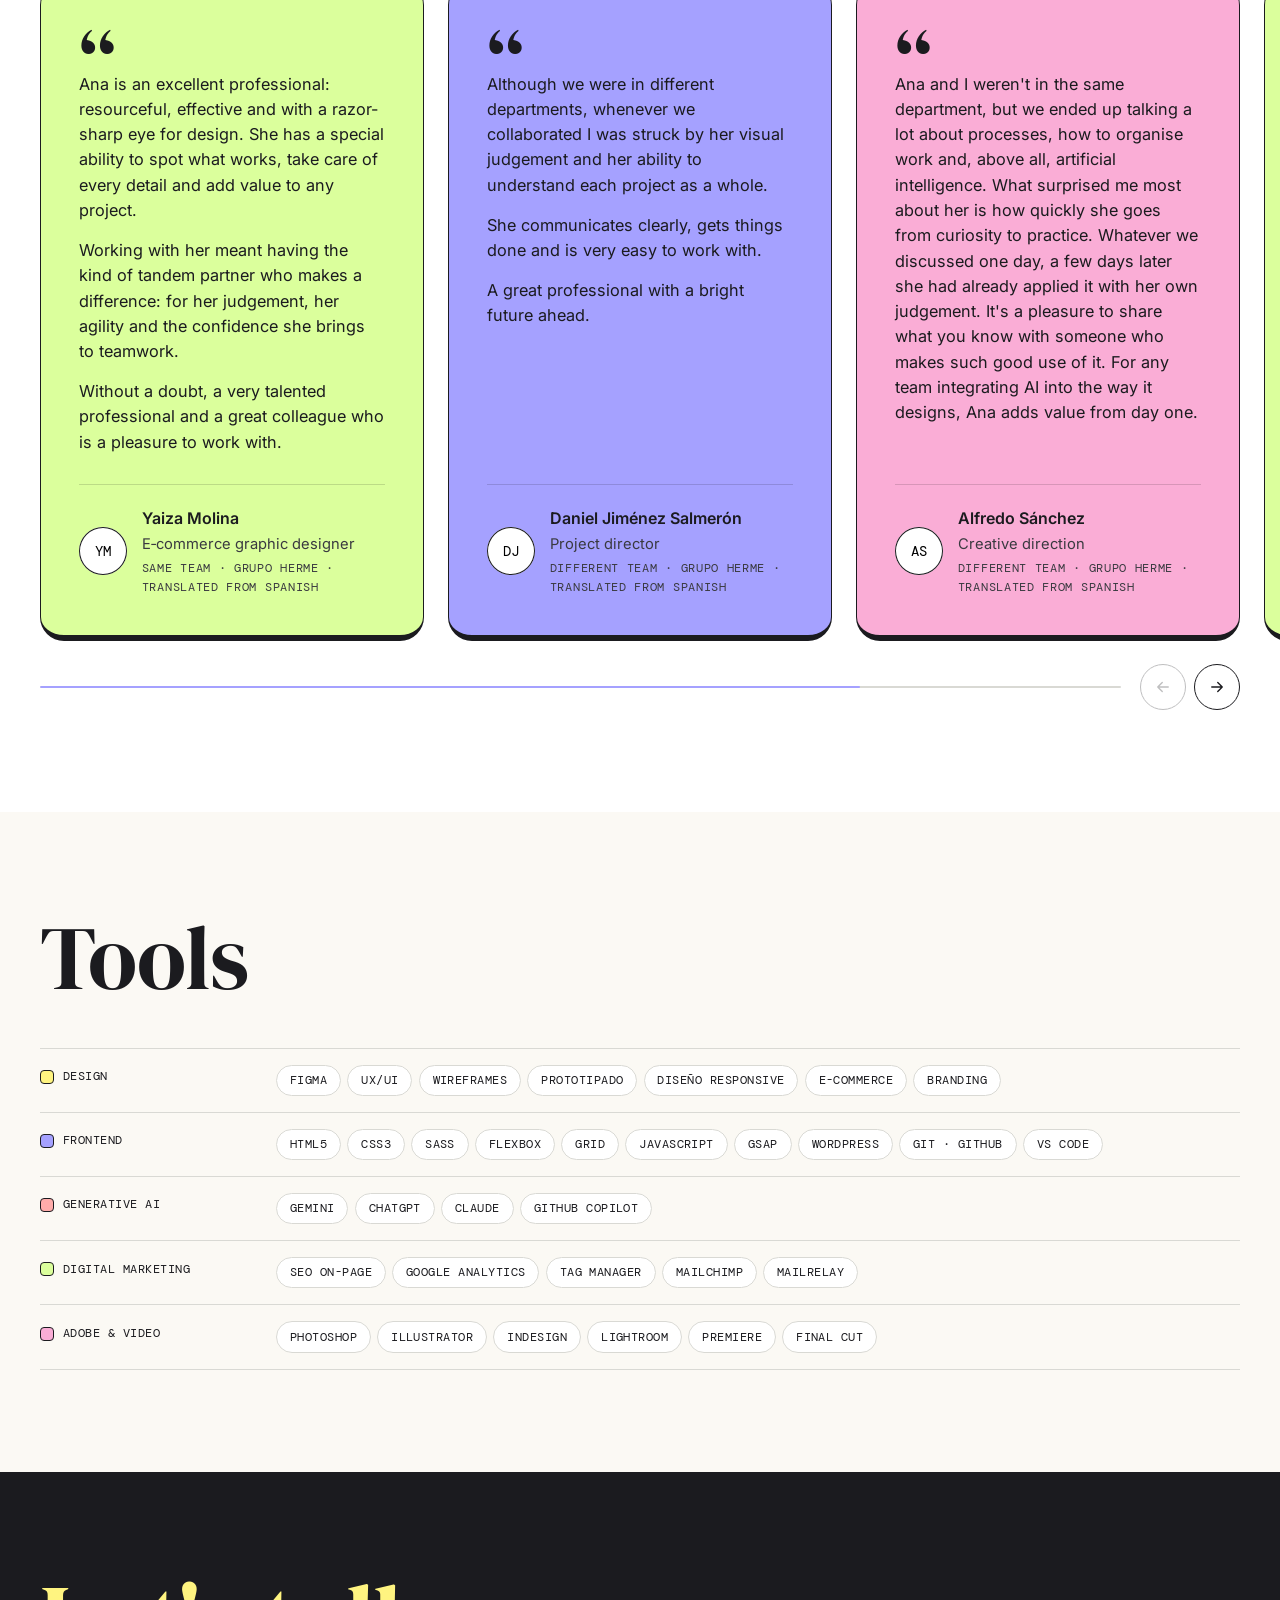
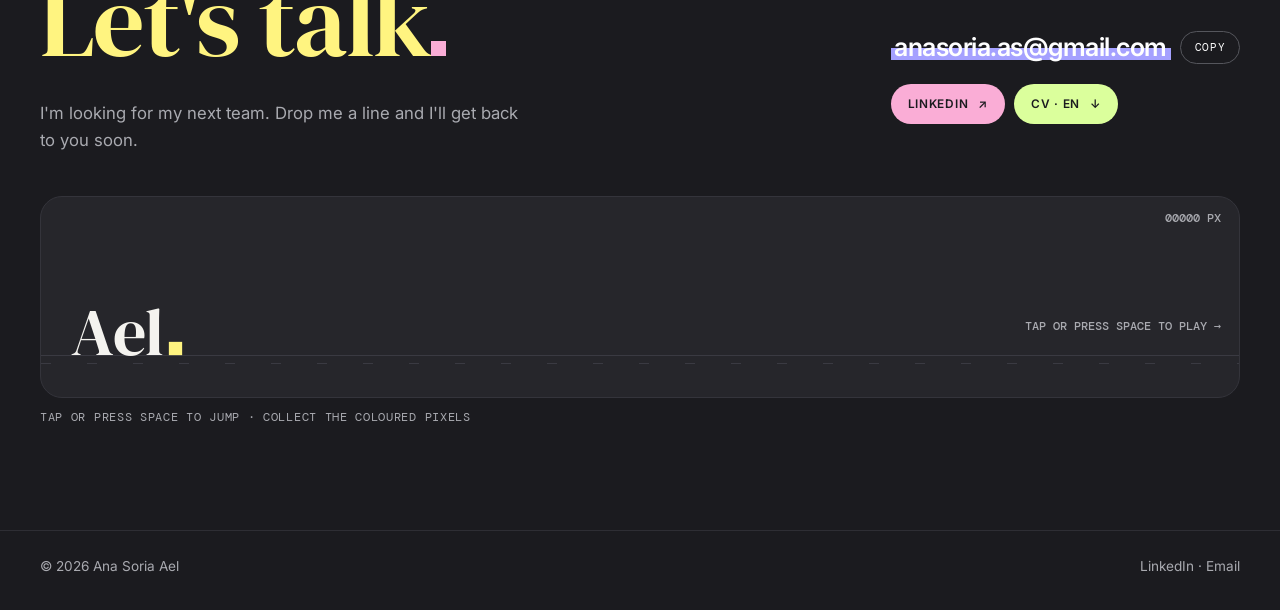
<file: proyectos/cashdisplay/index.html>
<!DOCTYPE html>
<html lang="es">
<head>
<meta charset="utf-8">
<base href="/">
<meta name="viewport" content="width=device-width, initial-scale=1, viewport-fit=cover">
<title>Cashdisplay · Dirección de arte, catálogo y e-commerce · Ana Soria Ael</title>
<meta name="description" content="Dirección de arte de Cashdisplay: catálogo impreso, web y e-commerce, y una nueva línea visual para redes sociales.">
<meta name="author" content="Ana Soria Ael">
<meta name="robots" content="index, follow, max-image-preview:large">
<link rel="canonical" href="https://anasoriaael.com/proyectos/cashdisplay/">
<meta name="theme-color" content="#FFFFFF">
<meta property="og:type" content="website">
<meta property="og:url" content="https://anasoriaael.com/proyectos/cashdisplay/">
<meta property="og:site_name" content="Ana Soria Ael">
<meta property="og:locale" content="es_ES">
<meta property="og:locale:alternate" content="en_GB">
<meta property="og:title" content="Cashdisplay · Ana Soria Ael">
<meta property="og:description" content="Dirección de arte de Cashdisplay: catálogo impreso, web y e-commerce, y una nueva línea visual para redes sociales.">
<meta property="og:image" content="https://anasoriaael.com/assets/img/og/cashdisplay.jpg">
<meta property="og:image:width" content="1200">
<meta property="og:image:height" content="630">
<meta property="og:image:alt" content="Cashdisplay · Ana Soria Ael">
<meta name="twitter:card" content="summary_large_image">
<script type="application/ld+json">
{
 "@context": "https://schema.org",
 "@graph": [
  {
   "@type": "CreativeWork",
   "@id": "https://anasoriaael.com/proyectos/cashdisplay/#proyecto",
   "name": "Cashdisplay",
   "description": "Dirección de arte de Cashdisplay: catálogo impreso, web y e-commerce, y una nueva línea visual para redes sociales.",
   "url": "https://anasoriaael.com/proyectos/cashdisplay/",
   "image": [
    "https://anasoriaael.com/assets/img/proyectos/cashdisplay.jpg"
   ],
   "keywords": "Dirección de arte, Catálogo, E-commerce",
   "inLanguage": "es",
   "author": {
    "@id": "https://anasoriaael.com/#ana"
   },
   "creator": {
    "@id": "https://anasoriaael.com/#ana"
   },
   "isPartOf": {
    "@id": "https://anasoriaael.com/#web"
   }
  },
  {
   "@type": "Person",
   "@id": "https://anasoriaael.com/#ana",
   "name": "Ana Soria Ael",
   "alternateName": "ael",
   "jobTitle": "Diseñadora web y UX/UI",
   "description": "Diseñadora web y UX/UI en Madrid, con seis años de experiencia en diseño gráfico, branding, identidad visual y e-commerce.",
   "url": "https://anasoriaael.com/",
   "image": "https://anasoriaael.com/assets/img/og-ael.png",
   "email": "mailto:anasoria.as@gmail.com",
   "address": {
    "@type": "PostalAddress",
    "addressLocality": "Madrid",
    "addressCountry": "ES"
   },
   "sameAs": [
    "https://www.linkedin.com/in/anasoriaael"
   ],
   "knowsAbout": [
    "Diseño gráfico",
    "Branding",
    "Identidad visual",
    "Diseño UX/UI",
    "Diseño web",
    "E-commerce",
    "Dirección de arte",
    "Diseño editorial",
    "Figma",
    "HTML",
    "CSS",
    "JavaScript",
    "IA generativa"
   ],
   "knowsLanguage": [
    "es",
    "en"
   ],
   "alumniOf": [
    {
     "@type": "EducationalOrganization",
     "name": "LABASAD"
    },
    {
     "@type": "EducationalOrganization",
     "name": "IES Puerta Bonita"
    }
   ]
  },
  {
   "@type": "WebSite",
   "@id": "https://anasoriaael.com/#web",
   "url": "https://anasoriaael.com/",
   "name": "Ana Soria Ael"
  },
  {
   "@type": "BreadcrumbList",
   "itemListElement": [
    {
     "@type": "ListItem",
     "position": 1,
     "name": "Ana Soria Ael",
     "item": "https://anasoriaael.com/"
    },
    {
     "@type": "ListItem",
     "position": 2,
     "name": "Cashdisplay",
     "item": "https://anasoriaael.com/proyectos/cashdisplay/"
    }
   ]
  }
 ]
}
</script>
<link rel="icon" type="image/png" sizes="192x192" href="assets/img/favicon-192.png">
<link rel="apple-touch-icon" href="assets/img/apple-touch-icon.png">
<link rel="preconnect" href="https://fonts.googleapis.com">
<link rel="preconnect" href="https://fonts.gstatic.com" crossorigin>
<link rel="stylesheet" href="https://fonts.googleapis.com/css2?family=DM+Mono:wght@400;500&family=DM+Serif+Display:ital@0;1&family=Inter:wght@400;500;600&display=swap">
<link rel="stylesheet" href="assets/css/style.css?v=a1c44c32">
<link rel="expect" href="#ael-end" blocking="render">
<script>
  /* Aplica el idioma guardado antes de pintar, para evitar parpadeos */
  (function () {
    var d = document.documentElement;
    var l = null;
    try {
      l = localStorage.getItem('ael-lang');
    } catch (e) {}
    if (l !== 'es' && l !== 'en') l = /^es/i.test(navigator.language || 'es') ? 'es' : 'en';
    d.setAttribute('lang', l);
  })();
</script>
<script>
  /* Contador de visitas: Cloudflare Web Analytics (sin cookies ni datos personales).
     Las visitas de Ana no cuentan: anasoriaael.com/?soy-ana marca este dispositivo
     y anasoriaael.com/?no-soy-ana lo desmarca. */
  (function () {
    var TOKEN = '99f17e9b26ac4660b8db816873d00c22';   // token de Cloudflare → Web Analytics (vacío = contador apagado)
    try {
      var q = location.search;
      if (/[?&](no-)?soy-ana\b/.test(q)) {
        if (/[?&]soy-ana\b/.test(q)) localStorage.setItem('ael-soy-ana', '1');
        else localStorage.removeItem('ael-soy-ana');
        history.replaceState(history.state, '', location.pathname + location.hash);
      }
      if (localStorage.getItem('ael-soy-ana')) return;
    } catch (e) {}
    if (!TOKEN || location.hostname.indexOf('anasoriaael.com') === -1) return;
    var s = document.createElement('script');
    s.type = 'module';   // igual que el código que da Cloudflare
    s.src = 'https://static.cloudflareinsights.com/beacon.min.js';
    s.setAttribute('data-cf-beacon', JSON.stringify({ token: TOKEN }));
    document.head.appendChild(s);
  })();
</script>
</head>
<body>
<!--AEL:BODY-->
<a class="skip" href="/proyectos/cashdisplay/#app">Saltar al contenido</a>

<header class="topbar" id="topbar">
  <div class="wrap topbar-in">
    <a class="brand" href="#inicio" aria-label="Ana Soria, inicio">
      <span class="logo-word" aria-hidden="true">Ael<i></i></span>
    </a>

    <nav class="nav" id="nav" aria-label="Principal">
      <a href="#proyectos" data-route="proyectos" data-i18n="nav_projects">Proyectos</a>
      <a href="sobre-mi/" data-route="sobre-mi" data-i18n="nav_about">Sobre mí</a>
      <a href="#contacto" data-route="contacto" data-i18n="nav_contact">Contacto</a>
    </nav>

    <div class="controls">
      <div class="seg" role="group" aria-label="Idioma / Language">
        <button type="button" id="lang-es" data-lang="es" aria-pressed="true">ES</button>
        <button type="button" id="lang-en" data-lang="en" aria-pressed="false">EN</button>
      </div>
      <button type="button" class="menu-btn" id="menu-btn" aria-expanded="false" aria-controls="nav">
        <span class="bars" aria-hidden="true"></span><span class="sr" data-i18n="menu">Menú</span>
      </button>
    </div>
  </div>
</header>

<main id="app" tabindex="-1" data-prerender="1fpbvck"><article class="wrap"><header class="case-head"><a class="back" href="#proyectos">← Todos los proyectos</a><span class="mono slash">Dirección de arte · Catálogo · E-commerce</span><h1 class="case-title">Cashdisplay</h1><p class="lead">Dirección de arte de Cashdisplay: catálogo impreso, web y e-commerce, y una nueva línea visual para redes sociales.</p><div class="actions" style="margin-top:.4rem"><a class="btn btn-primary" href="https://www.cashdisplay.com" target="_blank" rel="noopener">Ver la web publicada <span class="arr">↗</span></a></div><div class="case-meta"><div><span class="mono muted">Cliente</span><b>Cashdisplay · Grupo Herme</b></div><div><span class="mono muted">Rol</span><b>Directora de Arte &amp; Responsable de Diseño</b></div><div><span class="mono muted">Herramientas</span><b>Figma, Photoshop, InDesign, SEO on-page, Mailchimp, Amazon Seller</b></div></div><div class="case-stats"><div class="case-stat"><strong>~3.000</strong><span>productos en catálogo</span></div></div></header><div class="webview" data-mode="desktop"><div class="webview-bar"><span class="webview-dots" aria-hidden="true"><i></i><i></i><i></i></span><span class="webview-url">cashdisplay.com</span><div class="seg webview-toggle" role="group" aria-label="Vista"><button type="button" data-view="desktop" aria-pressed="true">Escritorio</button><button type="button" data-view="mobile" aria-pressed="false">Móvil</button></div></div><div class="webview-screen webview-desktop" tabindex="0" aria-label="Haz scroll dentro de la ventana para recorrer la web"><img src="assets/img/proyectos/web/cashdisplay-web-escritorio-01.jpg" alt="cashdisplay.com" decoding="async"><img src="assets/img/proyectos/web/cashdisplay-web-escritorio-02.jpg" alt="" decoding="async"><img src="assets/img/proyectos/web/cashdisplay-web-escritorio-03.jpg" alt="" loading="lazy" decoding="async"><img src="assets/img/proyectos/web/cashdisplay-web-escritorio-04.jpg" alt="" loading="lazy" decoding="async"></div><div class="webview-phone"><div class="webview-screen webview-mobile" tabindex="0" aria-label="Haz scroll dentro de la ventana para recorrer la web"><img src="assets/img/proyectos/web/cashdisplay-web-movil-01.jpg" alt="cashdisplay.com" decoding="async"><img src="assets/img/proyectos/web/cashdisplay-web-movil-02.jpg" alt="" decoding="async"><img src="assets/img/proyectos/web/cashdisplay-web-movil-03.jpg" alt="" loading="lazy" decoding="async"><img src="assets/img/proyectos/web/cashdisplay-web-movil-04.jpg" alt="" loading="lazy" decoding="async"><img src="assets/img/proyectos/web/cashdisplay-web-movil-05.jpg" alt="" loading="lazy" decoding="async"><img src="assets/img/proyectos/web/cashdisplay-web-movil-06.jpg" alt="" loading="lazy" decoding="async"><img src="assets/img/proyectos/web/cashdisplay-web-movil-07.jpg" alt="" loading="lazy" decoding="async"></div></div></div><p class="webview-hint mono">↕ Haz scroll dentro de la ventana para recorrer la web</p><div class="case-sections"><section class="case-sec"><h2>Contexto</h2><div><p>Cashdisplay es una firma referente en soportes publicitarios, expositores y equipamiento para retail y eventos: roll-ups, expositores, señalética y material para punto de venta. Un catálogo técnico y muy amplio, de unos 3.000 productos, pensado para empresas.</p></div></section><section class="case-sec"><h2>Dirección visual y catálogo impreso</h2><div><p>Llevé la dirección de arte y la maquetación editorial del catálogo impreso de productos de Cashdisplay.</p></div></section><section class="case-sec"><h2>Web y e-commerce</h2><div><p>Me encargué de la gestión integral y el mantenimiento visual de la web corporativa: la presentación de cada producto, el orden de las imágenes, los banners, las newsletters y el SEO on-page. También supervisaba el catálogo de producto en Amazon Seller.</p></div></section><section class="case-sec"><h2>Estrategia de redes sociales</h2><div><p>Ideé y desarrollé la estrategia visual y la propuesta gráfica para redes sociales. Definí la nueva línea estética de la marca en el entorno digital, con un sistema de plantillas, guías de contenido y dirección de arte para dar más presencia y coherencia visual a Cashdisplay.</p></div></section></div><a class="next" href="proyectos/eventos-ferias/" data-cursor="view"><span class="mono">Siguiente proyecto</span><span class="big">Eventos, ferias y gran formato<span class="arrow" aria-hidden="true">→</span></span></a></article><section class="section contact" id="contacto"><div class="wrap"><div class="contact-grid"><h2 class="contact-big">¿Hablamos?<span class="sq" aria-hidden="true"></span></h2><div class="mail-row"><a class="mail" href="mailto:anasoria.as@gmail.com"><span><span>anasoria.as@gmail.com</span></span></a><button type="button" class="copy-btn" id="copy-mail" data-copy="anasoria.as@gmail.com">Copiar</button></div><p class="contact-text">Estoy buscando mi siguiente equipo. Escríbeme y te respondo pronto.</p><div class="ael-game"><div class="ael-game-box"><canvas tabindex="0" aria-label="Juego Pixel run: toca o pulsa espacio para saltar" width="1198" height="200" style="height: 200px;"></canvas><div class="ael-game-over" hidden=""><div class="ael-game-card"><p class="ael-game-title"></p><p class="ael-game-sub"></p><div class="ael-game-row"><button type="button" class="btn btn-primary btn-sm ael-game-again">Otra vez</button><a class="btn btn-sm ael-game-team" href="mailto:anasoria.as@gmail.com">¿Jugamos en el mismo equipo?</a></div></div></div></div><p class="ael-game-cap">Toca o pulsa espacio para saltar · Recoge los píxeles de colores</p></div><div class="contact-links"><a class="btn btn-ghost btn-sm" href="https://www.linkedin.com/in/anasoriaael" target="_blank" rel="noopener">LinkedIn <span class="arr">↗</span></a><a class="btn btn-ghost btn-sm" href="cv/CV_Ana_Soria_Ael_ES.pdf" download="">CV · ES <span class="arr">↓</span></a></div></div></div></section></main>

<footer class="footer" id="footer"><div class="wrap footer-in"><span>© 2026 Ana Soria Ael</span><span><a href="https://www.linkedin.com/in/anasoriaael" target="_blank" rel="noopener">LinkedIn</a> · <a href="mailto:anasoria.as@gmail.com">Email</a></span></div></footer>

<div class="cursor-glow" aria-hidden="true"></div>
<div class="cursor-ring" aria-hidden="true"><span></span></div>
<div class="cursor-dot" aria-hidden="true"></div>

<script src="assets/js/app.js?v=152650e1"></script>
<span id="ael-end" hidden></span>
<!--/AEL:BODY-->
</body>
</html>
</file>
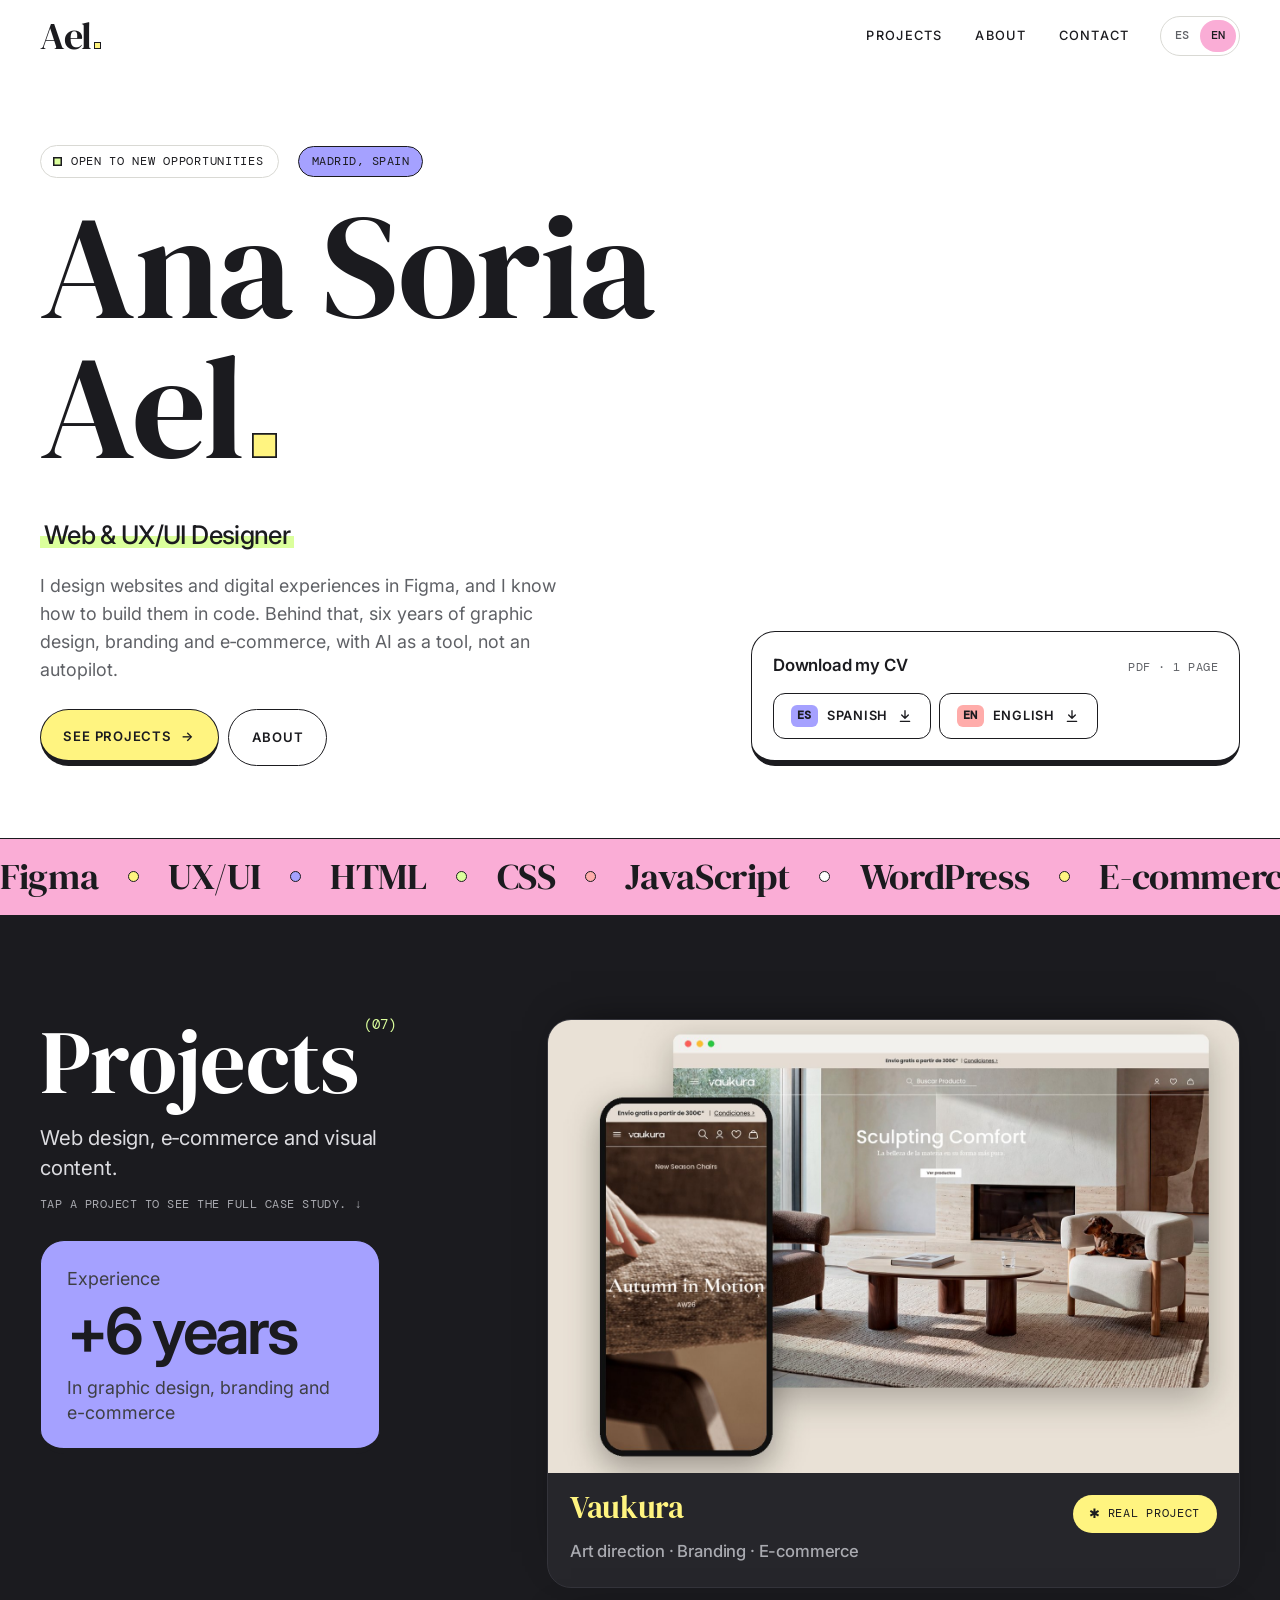
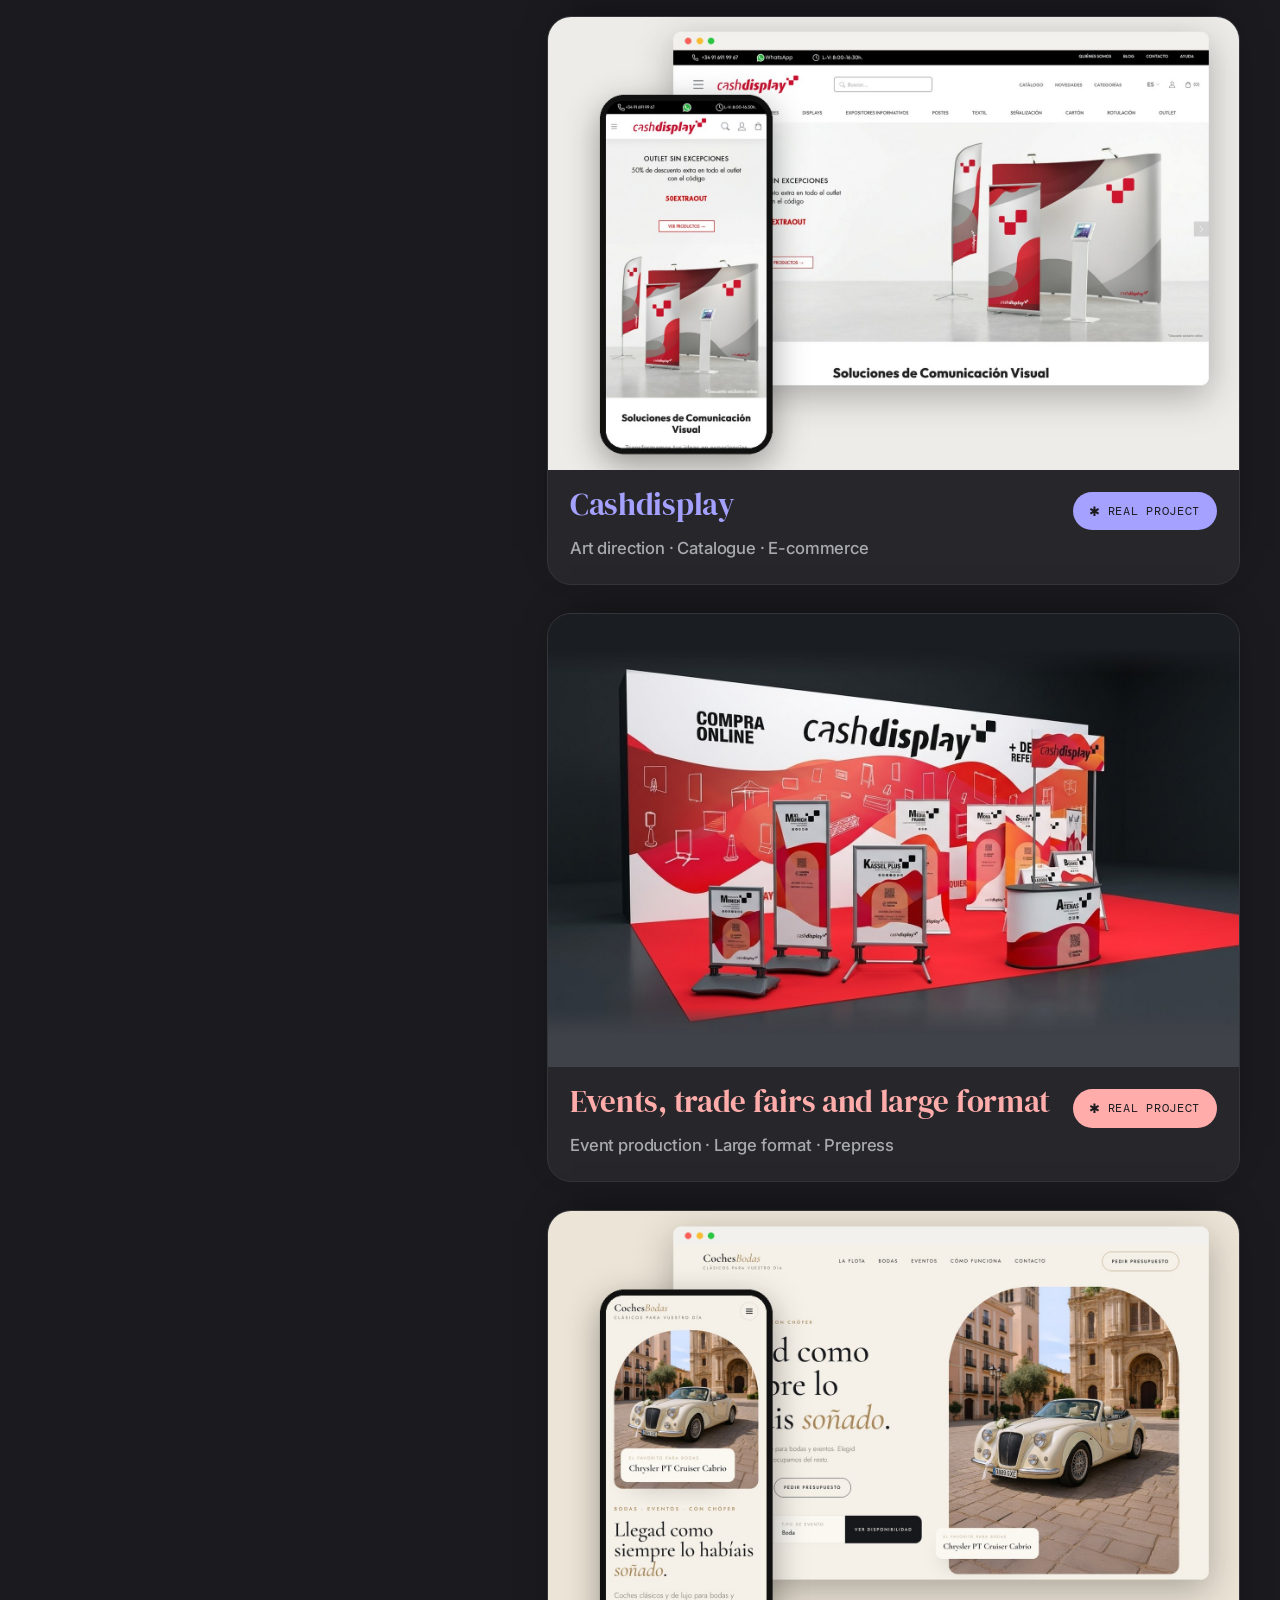
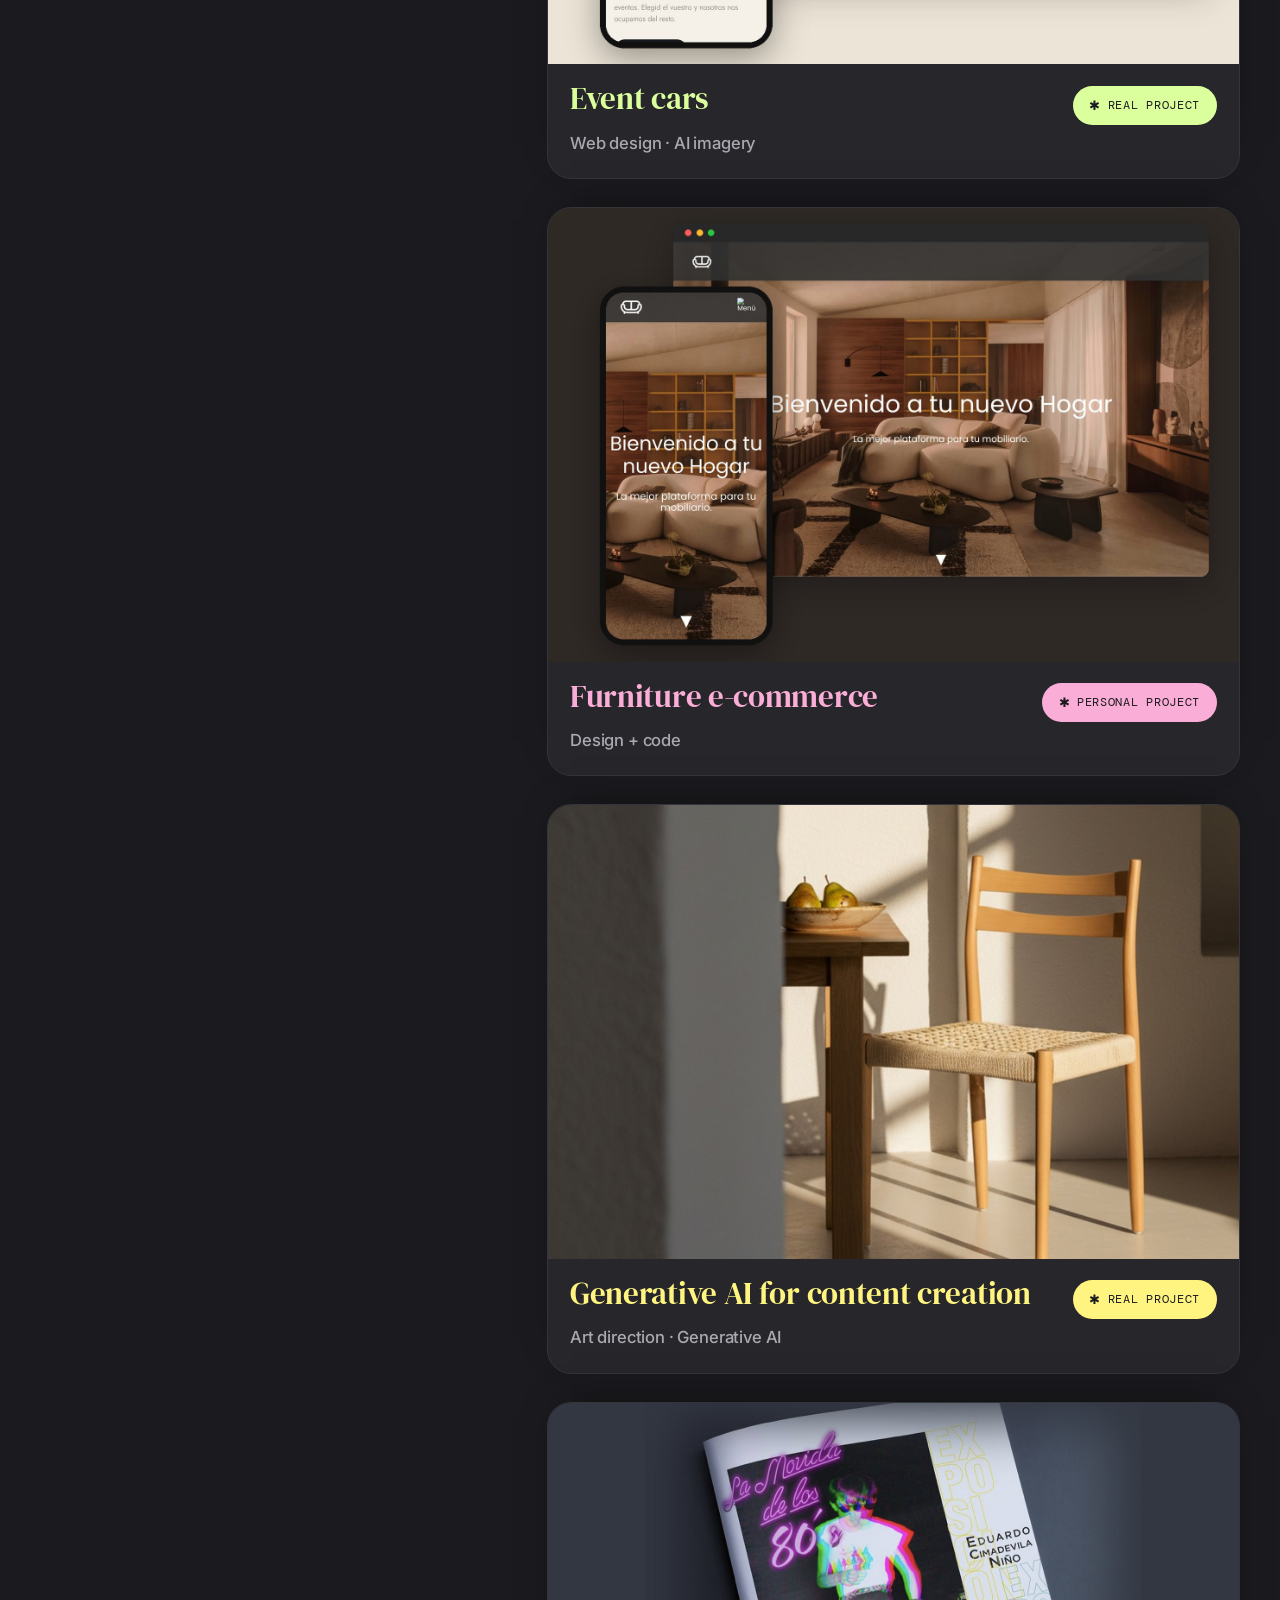
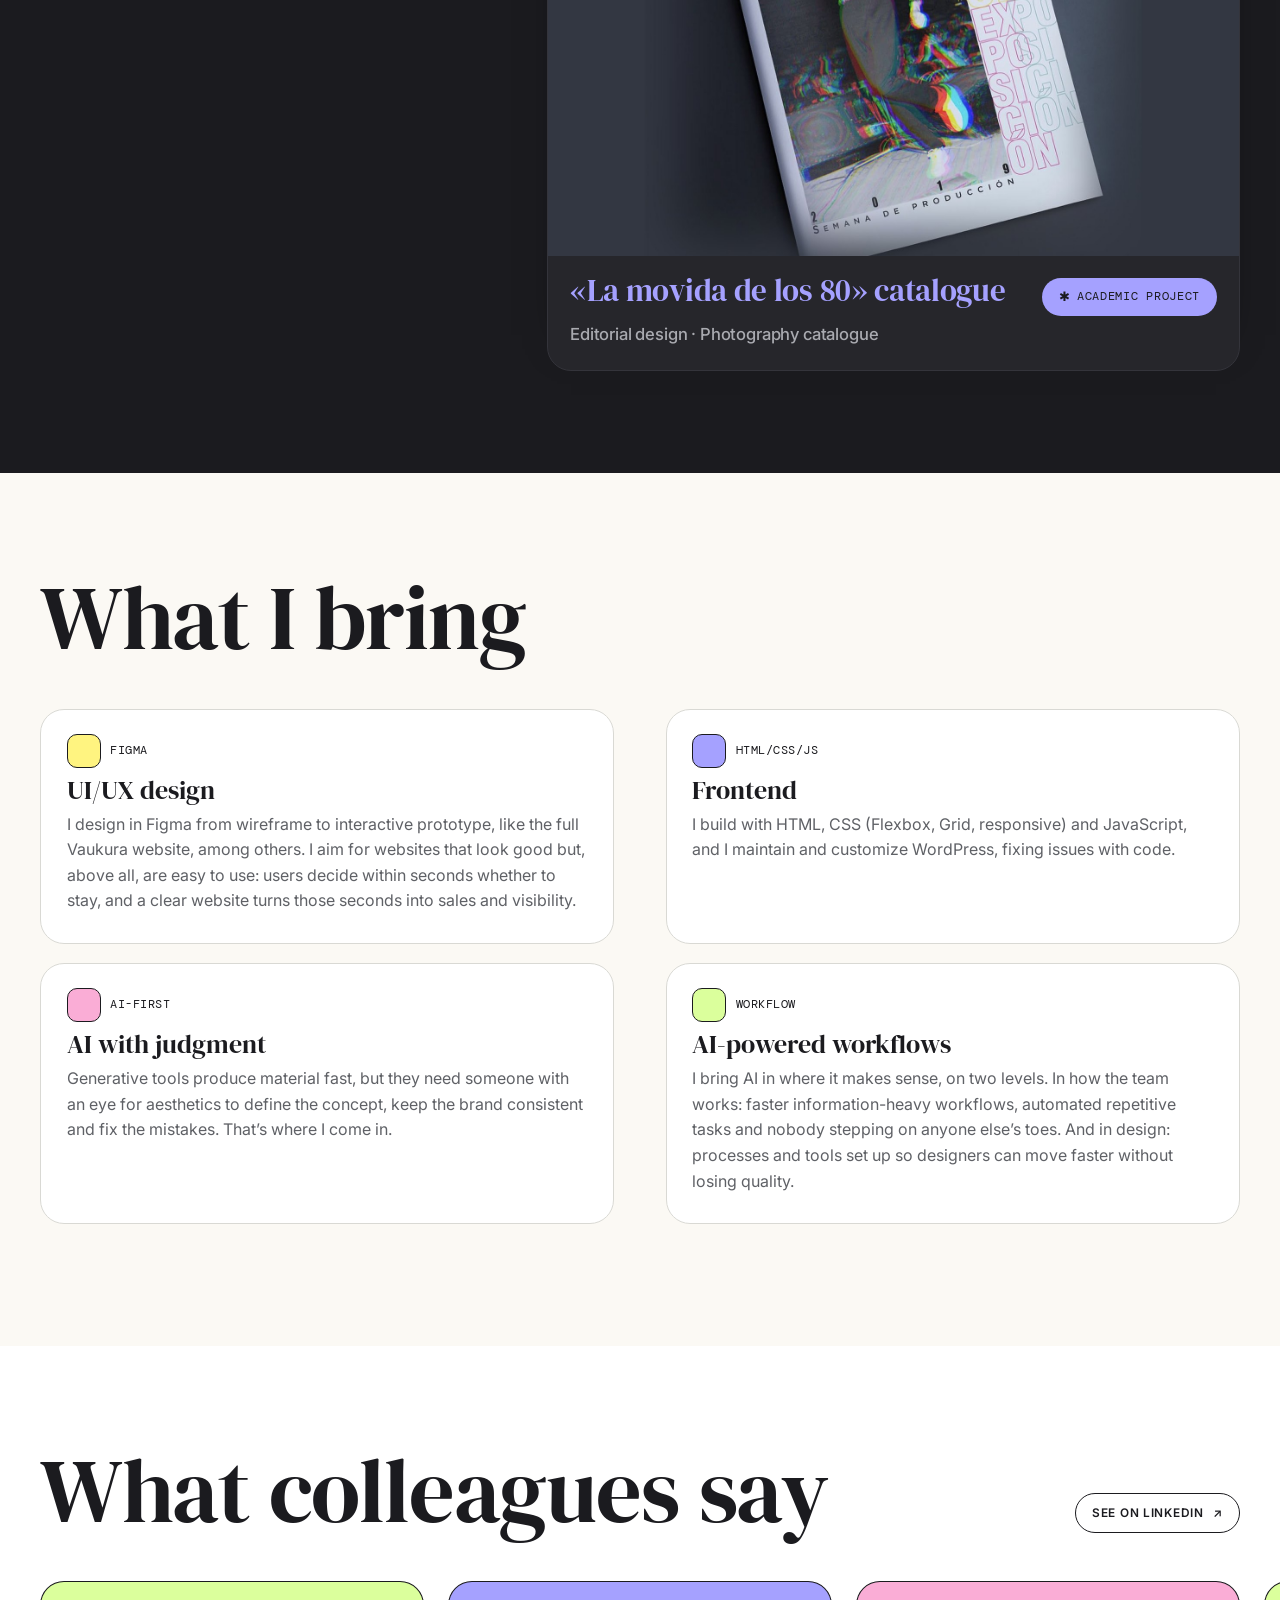
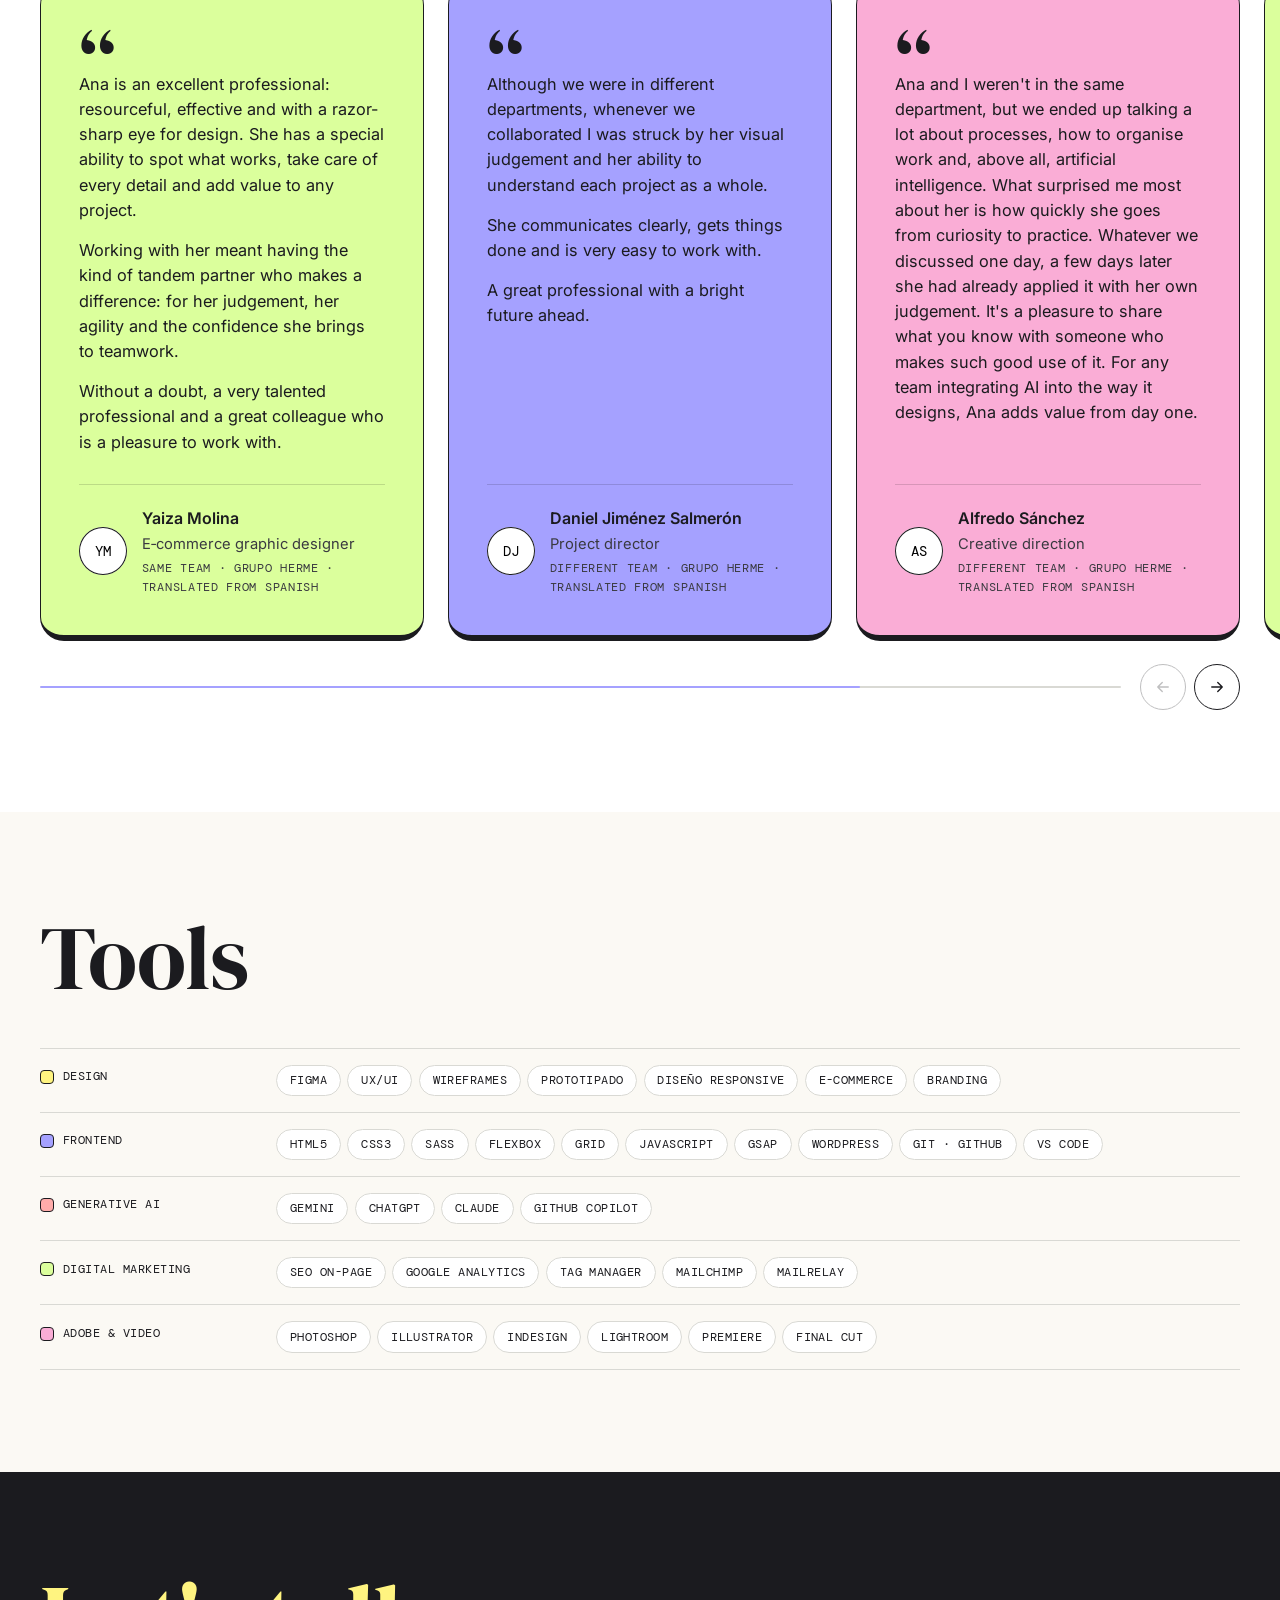
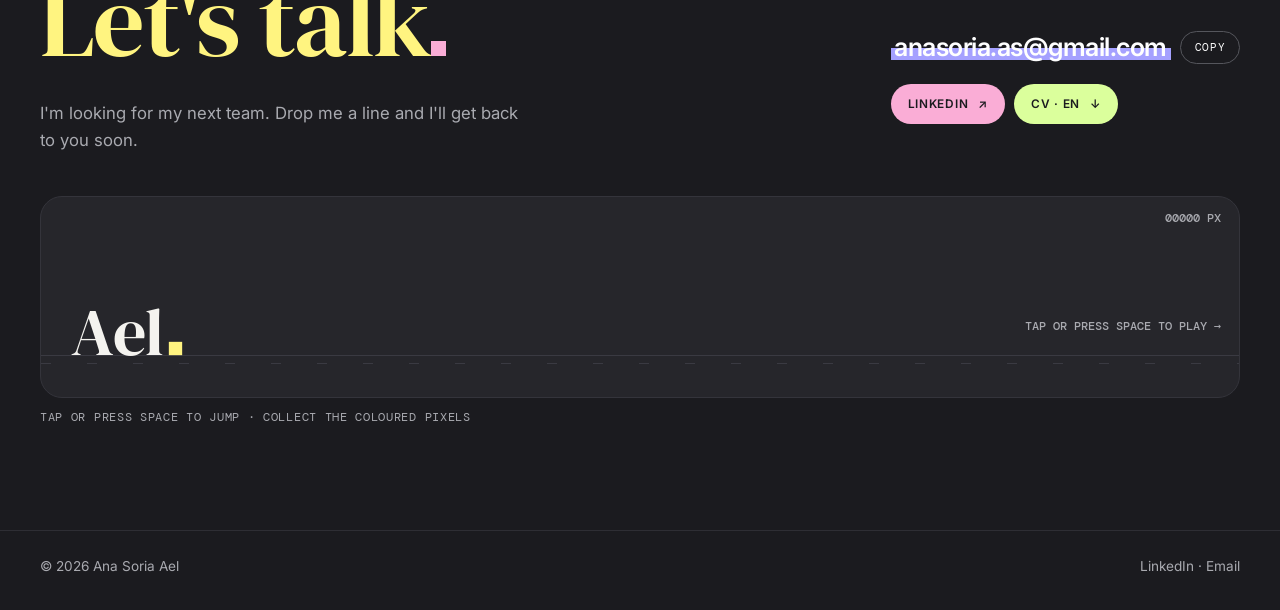
<file: proyectos/coches-eventos/index.html>
<!DOCTYPE html>
<html lang="es">
<head>
<meta charset="utf-8">
<base href="/">
<meta name="viewport" content="width=device-width, initial-scale=1, viewport-fit=cover">
<title>Coches para eventos · Diseño web y imagen con IA · Ana Soria Ael</title>
<meta name="description" content="Web para alquilar coches clásicos y de lujo para bodas y eventos. Diseñé la web y creé con IA las fotos de los coches, porque moverlos para hacer una sesión era casi imposible.">
<meta name="author" content="Ana Soria Ael">
<meta name="robots" content="index, follow, max-image-preview:large">
<link rel="canonical" href="https://anasoriaael.com/proyectos/coches-eventos/">
<meta name="theme-color" content="#FFFFFF">
<meta property="og:type" content="website">
<meta property="og:url" content="https://anasoriaael.com/proyectos/coches-eventos/">
<meta property="og:site_name" content="Ana Soria Ael">
<meta property="og:locale" content="es_ES">
<meta property="og:locale:alternate" content="en_GB">
<meta property="og:title" content="Coches para eventos · Ana Soria Ael">
<meta property="og:description" content="Web para alquilar coches clásicos y de lujo para bodas y eventos. Diseñé la web y creé con IA las fotos de los coches, porque moverlos para hacer una sesión era casi imposible.">
<meta property="og:image" content="https://anasoriaael.com/assets/img/og/coches-eventos.jpg">
<meta property="og:image:width" content="1200">
<meta property="og:image:height" content="630">
<meta property="og:image:alt" content="Coches para eventos · Ana Soria Ael">
<meta name="twitter:card" content="summary_large_image">
<script type="application/ld+json">
{
 "@context": "https://schema.org",
 "@graph": [
  {
   "@type": "CreativeWork",
   "@id": "https://anasoriaael.com/proyectos/coches-eventos/#proyecto",
   "name": "Coches para eventos",
   "description": "Web para alquilar coches clásicos y de lujo para bodas y eventos. Diseñé la web y creé con IA las fotos de los coches, porque moverlos para hacer una sesión era casi imposible.",
   "url": "https://anasoriaael.com/proyectos/coches-eventos/",
   "image": [
    "https://anasoriaael.com/assets/img/proyectos/coches-eventos.jpg",
    "https://anasoriaael.com/assets/img/proyectos/coches-eventos-flota.jpg",
    "https://anasoriaael.com/assets/img/proyectos/coches-eventos-detalle.jpg",
    "https://anasoriaael.com/assets/img/proyectos/coches-eventos-movil.jpg",
    "https://anasoriaael.com/assets/img/proyectos/coches-eventos-1.jpg",
    "https://anasoriaael.com/assets/img/proyectos/coches-eventos-2.jpg",
    "https://anasoriaael.com/assets/img/proyectos/coches-eventos-3.jpg"
   ],
   "keywords": "Diseño web, Imagen con IA, IA, Eventos",
   "inLanguage": "es",
   "author": {
    "@id": "https://anasoriaael.com/#ana"
   },
   "creator": {
    "@id": "https://anasoriaael.com/#ana"
   },
   "isPartOf": {
    "@id": "https://anasoriaael.com/#web"
   }
  },
  {
   "@type": "Person",
   "@id": "https://anasoriaael.com/#ana",
   "name": "Ana Soria Ael",
   "alternateName": "ael",
   "jobTitle": "Diseñadora web y UX/UI",
   "description": "Diseñadora web y UX/UI en Madrid, con seis años de experiencia en diseño gráfico, branding, identidad visual y e-commerce.",
   "url": "https://anasoriaael.com/",
   "image": "https://anasoriaael.com/assets/img/og-ael.png",
   "email": "mailto:anasoria.as@gmail.com",
   "address": {
    "@type": "PostalAddress",
    "addressLocality": "Madrid",
    "addressCountry": "ES"
   },
   "sameAs": [
    "https://www.linkedin.com/in/anasoriaael"
   ],
   "knowsAbout": [
    "Diseño gráfico",
    "Branding",
    "Identidad visual",
    "Diseño UX/UI",
    "Diseño web",
    "E-commerce",
    "Dirección de arte",
    "Diseño editorial",
    "Figma",
    "HTML",
    "CSS",
    "JavaScript",
    "IA generativa"
   ],
   "knowsLanguage": [
    "es",
    "en"
   ],
   "alumniOf": [
    {
     "@type": "EducationalOrganization",
     "name": "LABASAD"
    },
    {
     "@type": "EducationalOrganization",
     "name": "IES Puerta Bonita"
    }
   ]
  },
  {
   "@type": "WebSite",
   "@id": "https://anasoriaael.com/#web",
   "url": "https://anasoriaael.com/",
   "name": "Ana Soria Ael"
  },
  {
   "@type": "BreadcrumbList",
   "itemListElement": [
    {
     "@type": "ListItem",
     "position": 1,
     "name": "Ana Soria Ael",
     "item": "https://anasoriaael.com/"
    },
    {
     "@type": "ListItem",
     "position": 2,
     "name": "Coches para eventos",
     "item": "https://anasoriaael.com/proyectos/coches-eventos/"
    }
   ]
  }
 ]
}
</script>
<link rel="icon" type="image/png" sizes="192x192" href="assets/img/favicon-192.png">
<link rel="apple-touch-icon" href="assets/img/apple-touch-icon.png">
<link rel="preconnect" href="https://fonts.googleapis.com">
<link rel="preconnect" href="https://fonts.gstatic.com" crossorigin>
<link rel="stylesheet" href="https://fonts.googleapis.com/css2?family=DM+Mono:wght@400;500&family=DM+Serif+Display:ital@0;1&family=Inter:wght@400;500;600&display=swap">
<link rel="stylesheet" href="assets/css/style.css?v=a1c44c32">
<link rel="expect" href="#ael-end" blocking="render">
<script>
  /* Aplica el idioma guardado antes de pintar, para evitar parpadeos */
  (function () {
    var d = document.documentElement;
    var l = null;
    try {
      l = localStorage.getItem('ael-lang');
    } catch (e) {}
    if (l !== 'es' && l !== 'en') l = /^es/i.test(navigator.language || 'es') ? 'es' : 'en';
    d.setAttribute('lang', l);
  })();
</script>
<script>
  /* Contador de visitas: Cloudflare Web Analytics (sin cookies ni datos personales).
     Las visitas de Ana no cuentan: anasoriaael.com/?soy-ana marca este dispositivo
     y anasoriaael.com/?no-soy-ana lo desmarca. */
  (function () {
    var TOKEN = '99f17e9b26ac4660b8db816873d00c22';   // token de Cloudflare → Web Analytics (vacío = contador apagado)
    try {
      var q = location.search;
      if (/[?&](no-)?soy-ana\b/.test(q)) {
        if (/[?&]soy-ana\b/.test(q)) localStorage.setItem('ael-soy-ana', '1');
        else localStorage.removeItem('ael-soy-ana');
        history.replaceState(history.state, '', location.pathname + location.hash);
      }
      if (localStorage.getItem('ael-soy-ana')) return;
    } catch (e) {}
    if (!TOKEN || location.hostname.indexOf('anasoriaael.com') === -1) return;
    var s = document.createElement('script');
    s.type = 'module';   // igual que el código que da Cloudflare
    s.src = 'https://static.cloudflareinsights.com/beacon.min.js';
    s.setAttribute('data-cf-beacon', JSON.stringify({ token: TOKEN }));
    document.head.appendChild(s);
  })();
</script>
</head>
<body>
<!--AEL:BODY-->
<a class="skip" href="/proyectos/coches-eventos/#app">Saltar al contenido</a>

<header class="topbar" id="topbar">
  <div class="wrap topbar-in">
    <a class="brand" href="#inicio" aria-label="Ana Soria, inicio">
      <span class="logo-word" aria-hidden="true">Ael<i></i></span>
    </a>

    <nav class="nav" id="nav" aria-label="Principal">
      <a href="#proyectos" data-route="proyectos" data-i18n="nav_projects">Proyectos</a>
      <a href="sobre-mi/" data-route="sobre-mi" data-i18n="nav_about">Sobre mí</a>
      <a href="#contacto" data-route="contacto" data-i18n="nav_contact">Contacto</a>
    </nav>

    <div class="controls">
      <div class="seg" role="group" aria-label="Idioma / Language">
        <button type="button" id="lang-es" data-lang="es" aria-pressed="true">ES</button>
        <button type="button" id="lang-en" data-lang="en" aria-pressed="false">EN</button>
      </div>
      <button type="button" class="menu-btn" id="menu-btn" aria-expanded="false" aria-controls="nav">
        <span class="bars" aria-hidden="true"></span><span class="sr" data-i18n="menu">Menú</span>
      </button>
    </div>
  </div>
</header>

<main id="app" tabindex="-1" data-prerender="i5dpz4"><article class="wrap"><header class="case-head"><a class="back" href="#proyectos">← Todos los proyectos</a><span class="mono slash">Diseño web · Imagen con IA</span><h1 class="case-title">Coches para eventos</h1><p class="lead">Web para alquilar coches clásicos y de lujo para bodas y eventos. Diseñé la web y creé con IA las fotos de los coches, porque moverlos para hacer una sesión era casi imposible.</p><div class="case-meta"><div><span class="mono muted">Rol</span><b>Diseño web e imagen con IA</b></div></div></header><div class="case-cover"><img src="assets/img/proyectos/coches-eventos.jpg" alt="Coches para eventos" loading="lazy"></div><div class="case-sections"><section class="case-sec"><h2>Contexto</h2><div><p>El proyecto era una web para alquilar coches clásicos y de lujo para bodas y eventos. La web ya no está en línea, así que la maqueta que ves es una recreación de cómo era, hecha con las fotos originales.</p></div></section><section class="case-sec"><h2>Las fotos, con IA</h2><div><p>Desplazar cada coche para hacerle una sesión de fotos era muy difícil, así que creé las imágenes con IA: cada coche en un escenario elegante, con una luz y un estilo comunes para toda la colección.</p></div></section><section class="case-sec"><h2>Resultado</h2><div><p>Una colección de imágenes coherente para toda la flota, que hoy se sigue usando en la web de vehículos para eventos de Grupo Herme.</p></div></section></div><div class="gallery"><img src="assets/img/proyectos/coches-eventos-flota.jpg" alt="Coches para eventos" loading="lazy" onload="if(this.naturalWidth/this.naturalHeight&gt;1)this.classList.add('wide')" class="wide"><img src="assets/img/proyectos/coches-eventos-detalle.jpg" alt="Coches para eventos" loading="lazy" onload="if(this.naturalWidth/this.naturalHeight&gt;1)this.classList.add('wide')" class="wide"><img src="assets/img/proyectos/coches-eventos-movil.jpg" alt="Coches para eventos" loading="lazy" onload="if(this.naturalWidth/this.naturalHeight&gt;1)this.classList.add('wide')" class="wide"><img src="assets/img/proyectos/coches-eventos-1.jpg" alt="Coches para eventos" loading="lazy" onload="if(this.naturalWidth/this.naturalHeight&gt;1)this.classList.add('wide')"><img src="assets/img/proyectos/coches-eventos-2.jpg" alt="Coches para eventos" loading="lazy" onload="if(this.naturalWidth/this.naturalHeight&gt;1)this.classList.add('wide')"><img src="assets/img/proyectos/coches-eventos-3.jpg" alt="Coches para eventos" loading="lazy" onload="if(this.naturalWidth/this.naturalHeight&gt;1)this.classList.add('wide')"><img src="assets/img/proyectos/coches-eventos-4.jpg" alt="Coches para eventos" loading="lazy" onload="if(this.naturalWidth/this.naturalHeight&gt;1)this.classList.add('wide')"></div><a class="next" href="proyectos/ecommerce-mobiliario/" data-cursor="view"><span class="mono">Siguiente proyecto</span><span class="big">E-commerce de mobiliario<span class="arrow" aria-hidden="true">→</span></span></a></article><section class="section contact" id="contacto"><div class="wrap"><div class="contact-grid"><h2 class="contact-big">¿Hablamos?<span class="sq" aria-hidden="true"></span></h2><div class="mail-row"><a class="mail" href="mailto:anasoria.as@gmail.com"><span><span>anasoria.as@gmail.com</span></span></a><button type="button" class="copy-btn" id="copy-mail" data-copy="anasoria.as@gmail.com">Copiar</button></div><p class="contact-text">Estoy buscando mi siguiente equipo. Escríbeme y te respondo pronto.</p><div class="ael-game"><div class="ael-game-box"><canvas tabindex="0" aria-label="Juego Pixel run: toca o pulsa espacio para saltar" width="1198" height="200" style="height: 200px;"></canvas><div class="ael-game-over" hidden=""><div class="ael-game-card"><p class="ael-game-title"></p><p class="ael-game-sub"></p><div class="ael-game-row"><button type="button" class="btn btn-primary btn-sm ael-game-again">Otra vez</button><a class="btn btn-sm ael-game-team" href="mailto:anasoria.as@gmail.com">¿Jugamos en el mismo equipo?</a></div></div></div></div><p class="ael-game-cap">Toca o pulsa espacio para saltar · Recoge los píxeles de colores</p></div><div class="contact-links"><a class="btn btn-ghost btn-sm" href="https://www.linkedin.com/in/anasoriaael" target="_blank" rel="noopener">LinkedIn <span class="arr">↗</span></a><a class="btn btn-ghost btn-sm" href="cv/CV_Ana_Soria_Ael_ES.pdf" download="">CV · ES <span class="arr">↓</span></a></div></div></div></section></main>

<footer class="footer" id="footer"><div class="wrap footer-in"><span>© 2026 Ana Soria Ael</span><span><a href="https://www.linkedin.com/in/anasoriaael" target="_blank" rel="noopener">LinkedIn</a> · <a href="mailto:anasoria.as@gmail.com">Email</a></span></div></footer>

<div class="cursor-glow" aria-hidden="true"></div>
<div class="cursor-ring" aria-hidden="true"><span></span></div>
<div class="cursor-dot" aria-hidden="true"></div>

<script src="assets/js/app.js?v=152650e1"></script>
<span id="ael-end" hidden></span>
<!--/AEL:BODY-->
</body>
</html>
</file>
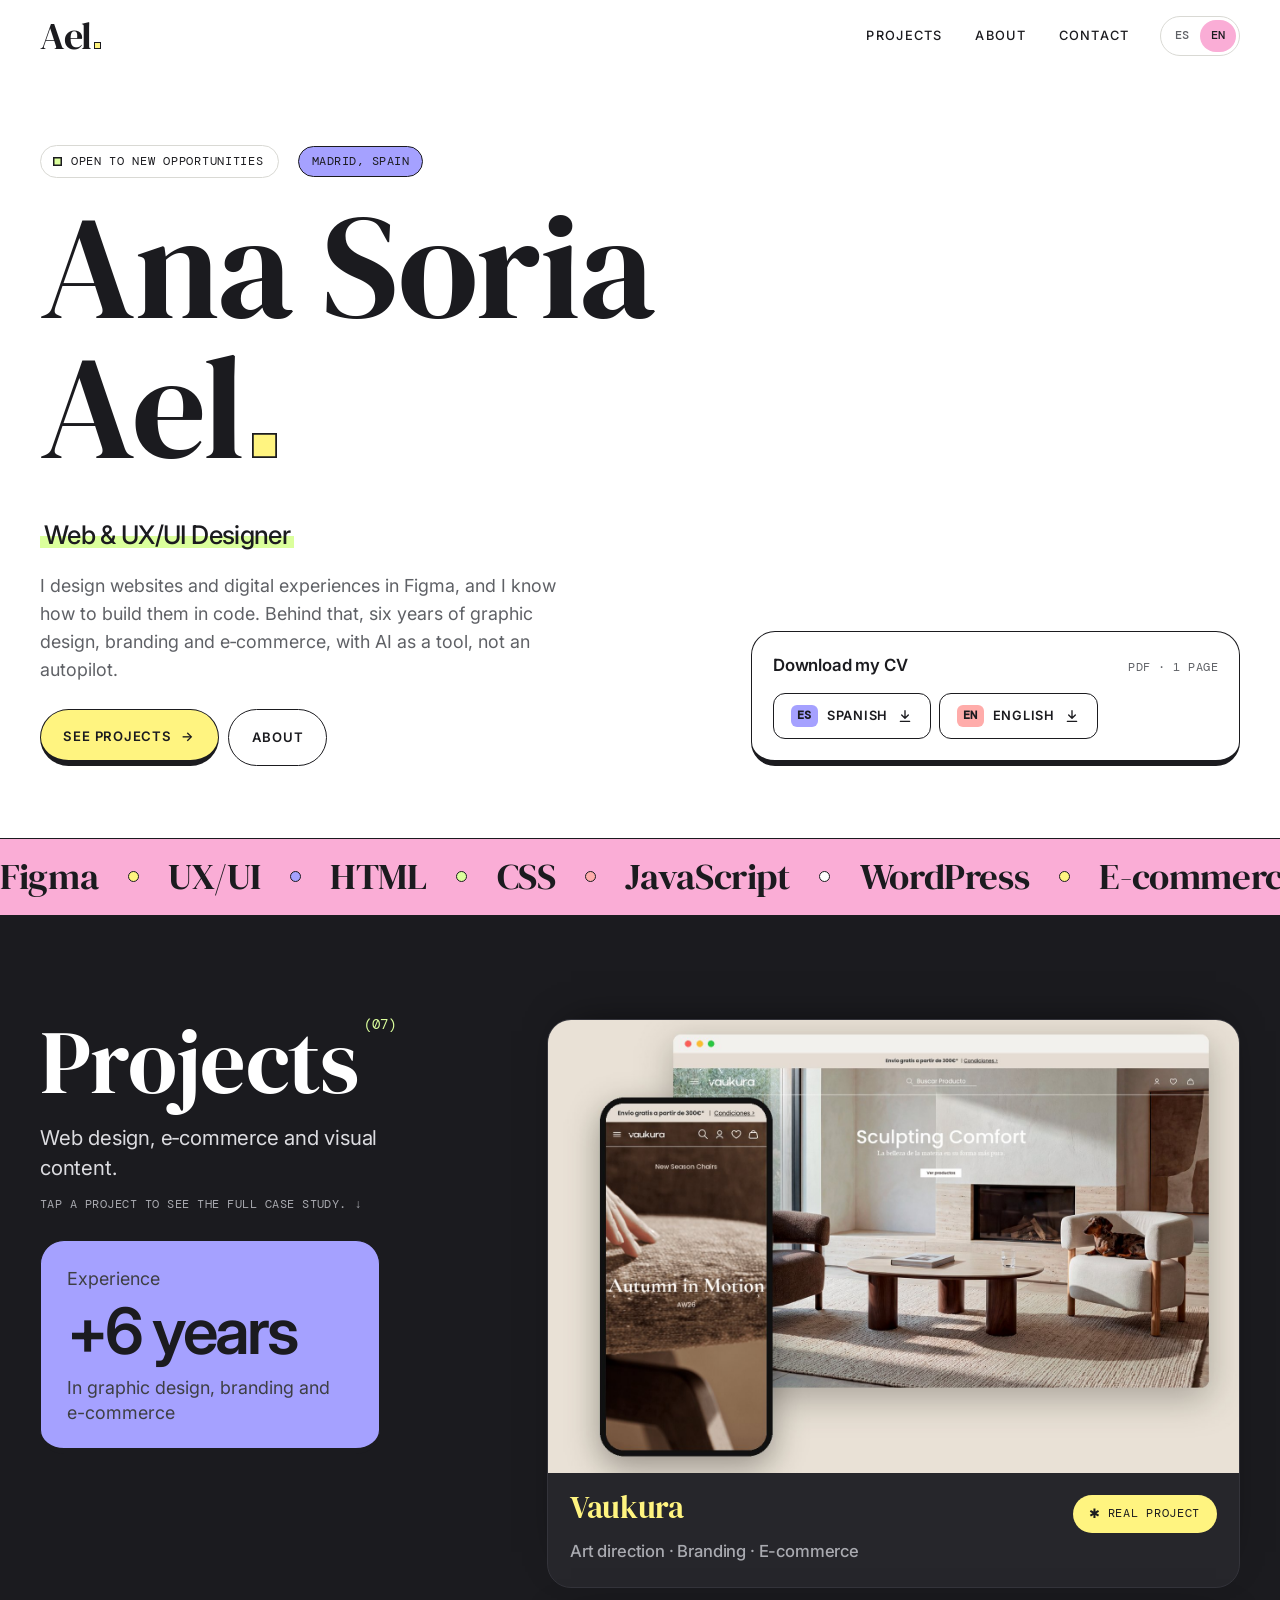
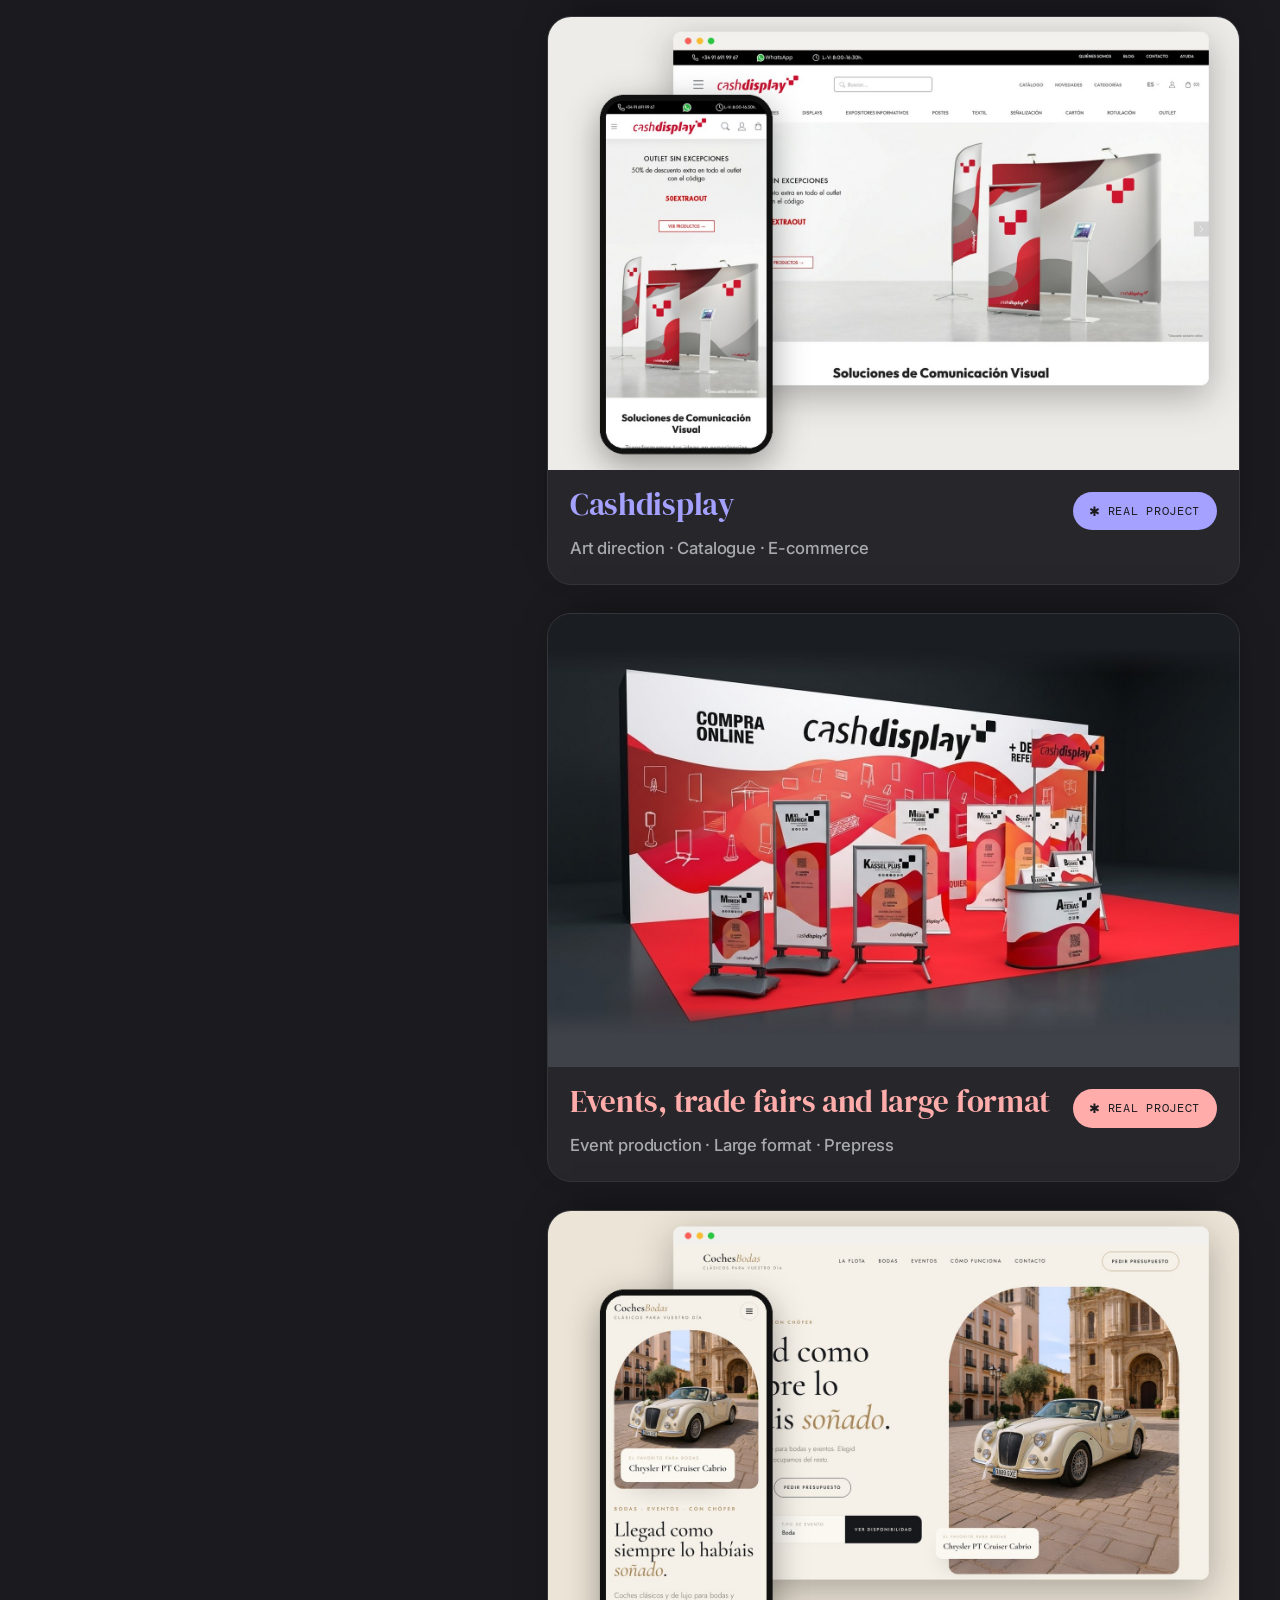
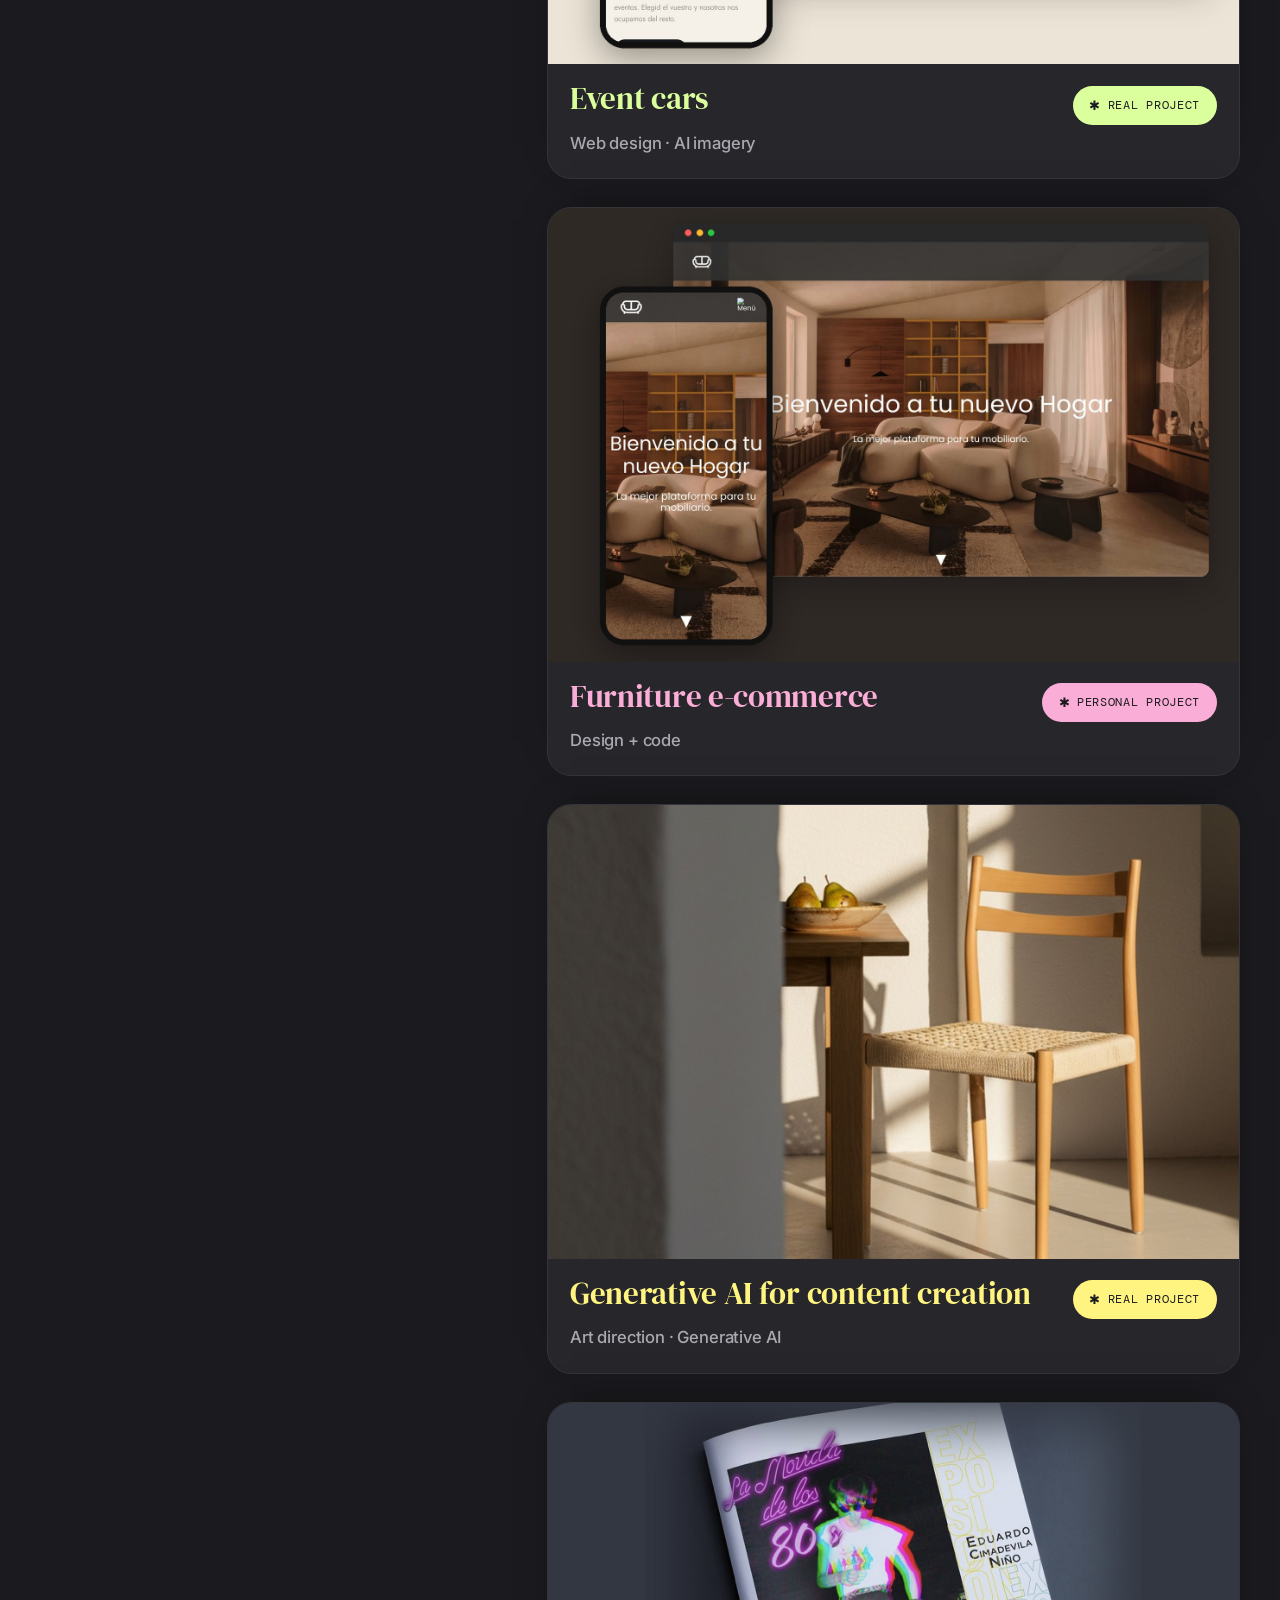
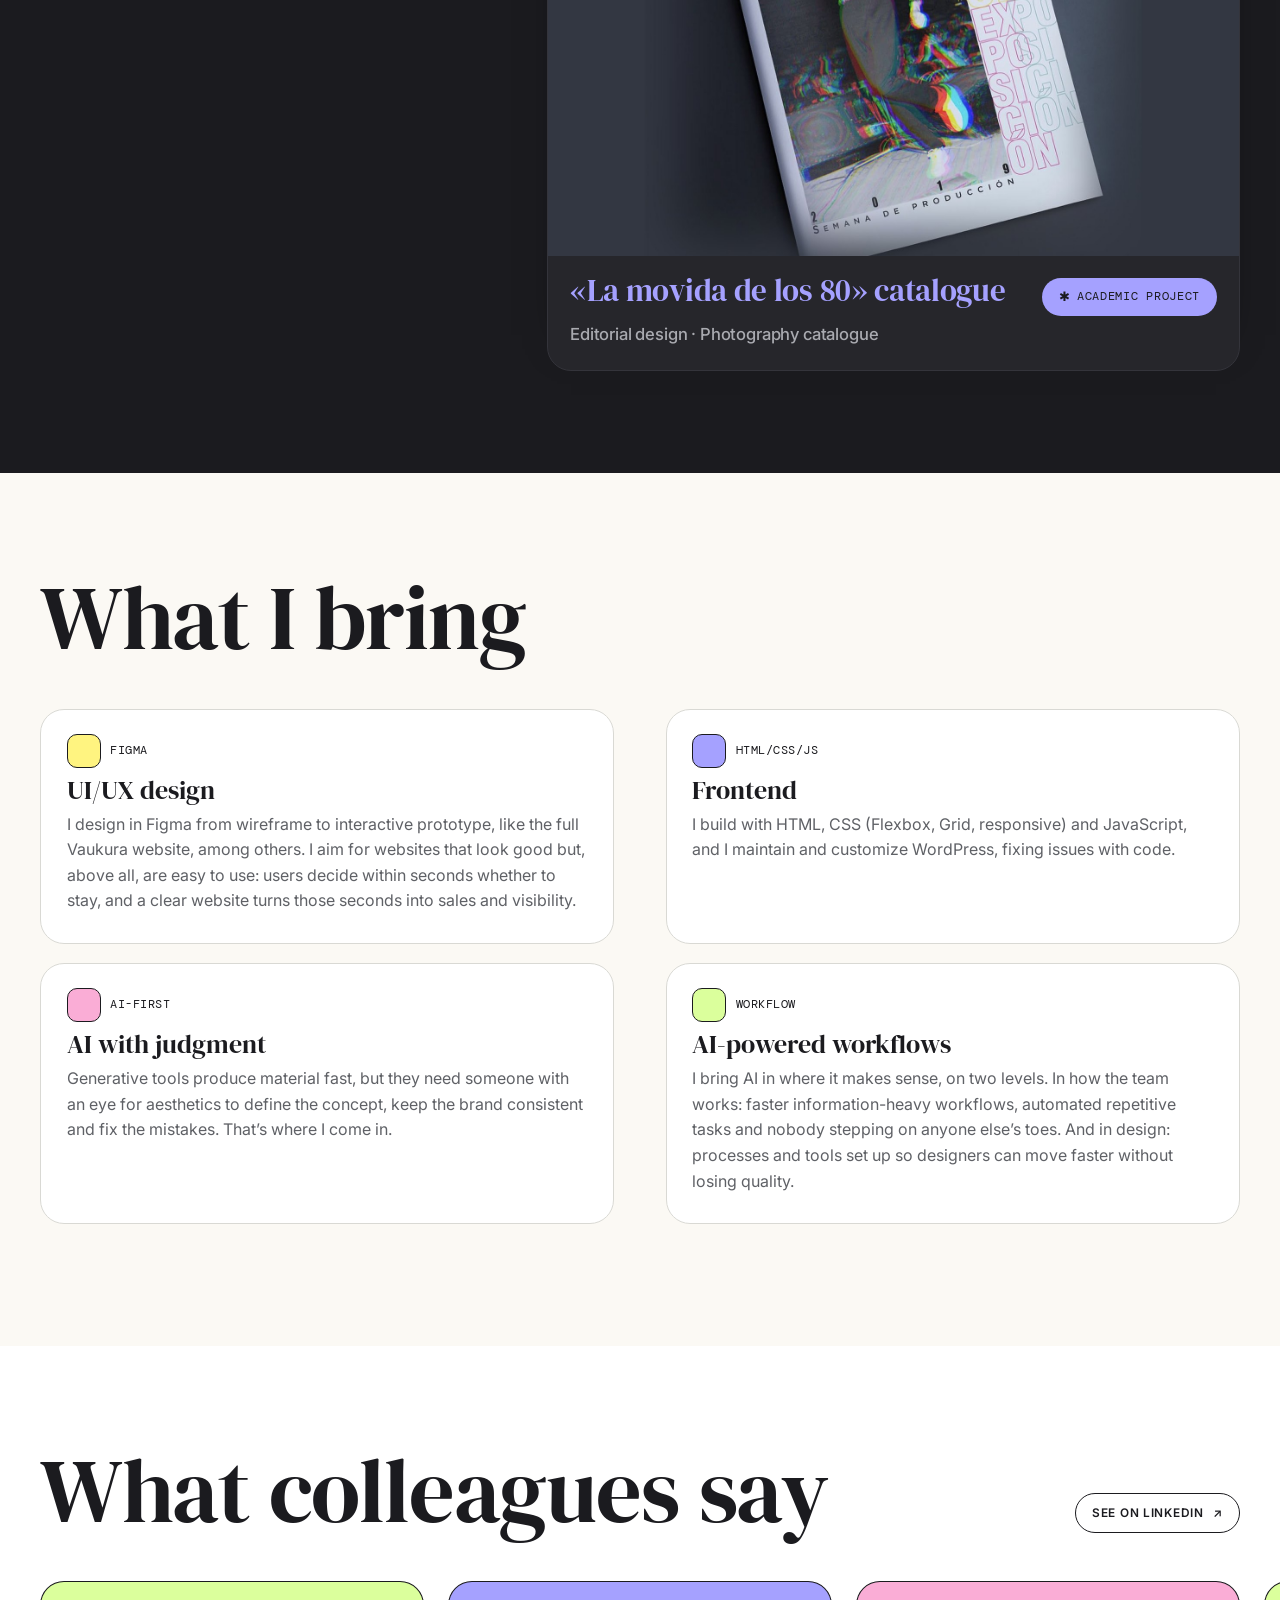
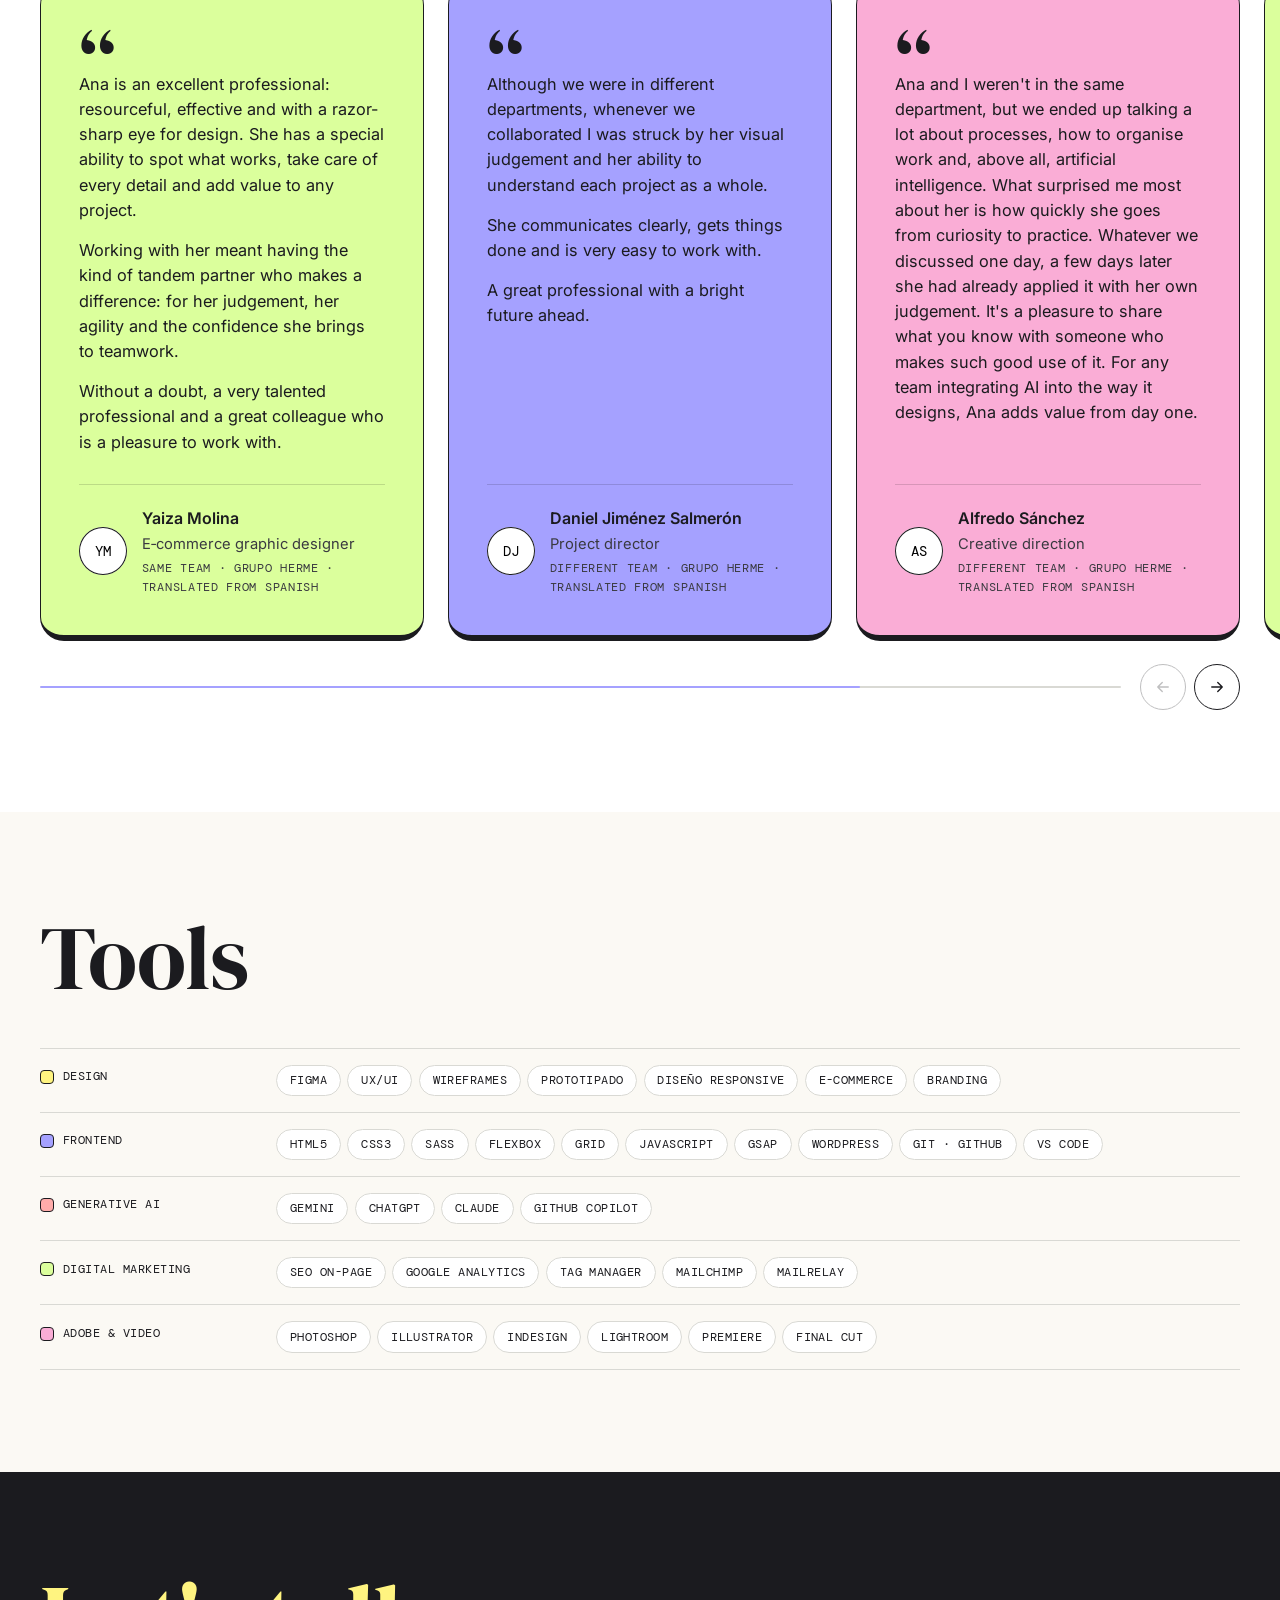
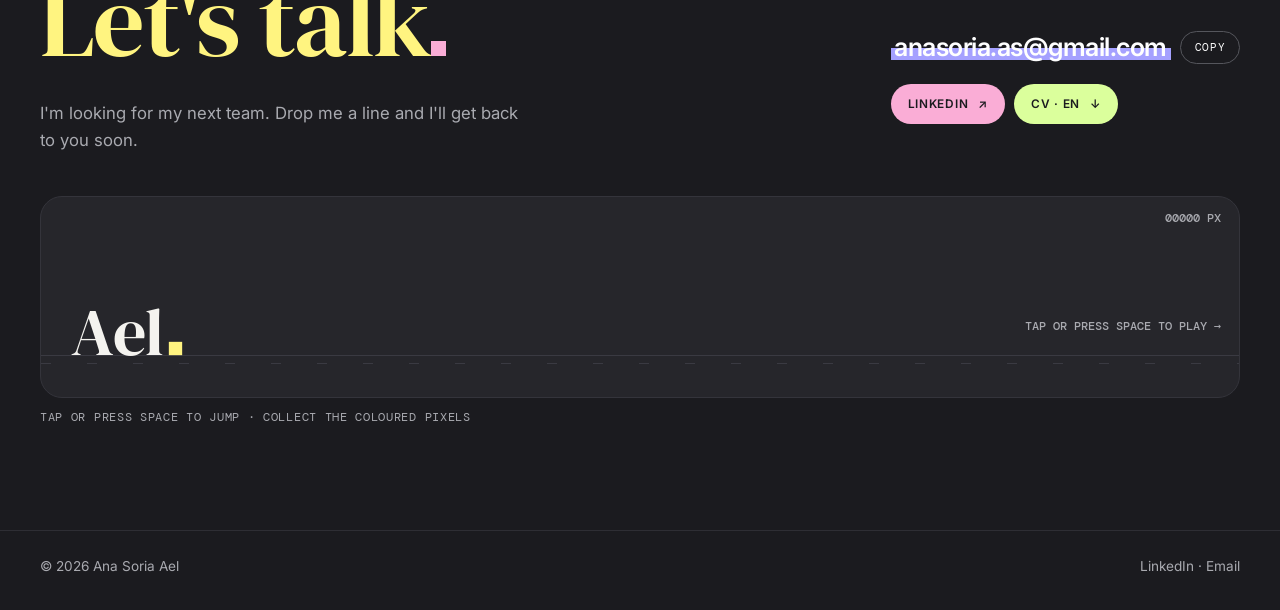
<file: proyectos/ecommerce-mobiliario/index.html>
<!DOCTYPE html>
<html lang="es">
<head>
<meta charset="utf-8">
<base href="/">
<meta name="viewport" content="width=device-width, initial-scale=1, viewport-fit=cover">
<title>E-commerce de mobiliario · Diseño + código · Ana Soria Ael</title>
<meta name="description" content="Una tienda online responsive diseñada y maquetada por mí desde cero, publicada en GitHub Pages.">
<meta name="author" content="Ana Soria Ael">
<meta name="robots" content="index, follow, max-image-preview:large">
<link rel="canonical" href="https://anasoriaael.com/proyectos/ecommerce-mobiliario/">
<meta name="theme-color" content="#FFFFFF">
<meta property="og:type" content="website">
<meta property="og:url" content="https://anasoriaael.com/proyectos/ecommerce-mobiliario/">
<meta property="og:site_name" content="Ana Soria Ael">
<meta property="og:locale" content="es_ES">
<meta property="og:locale:alternate" content="en_GB">
<meta property="og:title" content="E-commerce de mobiliario · Ana Soria Ael">
<meta property="og:description" content="Una tienda online responsive diseñada y maquetada por mí desde cero, publicada en GitHub Pages.">
<meta property="og:image" content="https://anasoriaael.com/assets/img/og/ecommerce-mobiliario.jpg">
<meta property="og:image:width" content="1200">
<meta property="og:image:height" content="630">
<meta property="og:image:alt" content="E-commerce de mobiliario · Ana Soria Ael">
<meta name="twitter:card" content="summary_large_image">
<script type="application/ld+json">
{
 "@context": "https://schema.org",
 "@graph": [
  {
   "@type": "CreativeWork",
   "@id": "https://anasoriaael.com/proyectos/ecommerce-mobiliario/#proyecto",
   "name": "E-commerce de mobiliario",
   "description": "Una tienda online responsive diseñada y maquetada por mí desde cero, publicada en GitHub Pages.",
   "url": "https://anasoriaael.com/proyectos/ecommerce-mobiliario/",
   "image": [
    "https://anasoriaael.com/assets/img/proyectos/ecommerce-mobiliario.jpg"
   ],
   "keywords": "Diseño + código, HTML, CSS, Responsive",
   "inLanguage": "es",
   "author": {
    "@id": "https://anasoriaael.com/#ana"
   },
   "creator": {
    "@id": "https://anasoriaael.com/#ana"
   },
   "isPartOf": {
    "@id": "https://anasoriaael.com/#web"
   }
  },
  {
   "@type": "Person",
   "@id": "https://anasoriaael.com/#ana",
   "name": "Ana Soria Ael",
   "alternateName": "ael",
   "jobTitle": "Diseñadora web y UX/UI",
   "description": "Diseñadora web y UX/UI en Madrid, con seis años de experiencia en diseño gráfico, branding, identidad visual y e-commerce.",
   "url": "https://anasoriaael.com/",
   "image": "https://anasoriaael.com/assets/img/og-ael.png",
   "email": "mailto:anasoria.as@gmail.com",
   "address": {
    "@type": "PostalAddress",
    "addressLocality": "Madrid",
    "addressCountry": "ES"
   },
   "sameAs": [
    "https://www.linkedin.com/in/anasoriaael"
   ],
   "knowsAbout": [
    "Diseño gráfico",
    "Branding",
    "Identidad visual",
    "Diseño UX/UI",
    "Diseño web",
    "E-commerce",
    "Dirección de arte",
    "Diseño editorial",
    "Figma",
    "HTML",
    "CSS",
    "JavaScript",
    "IA generativa"
   ],
   "knowsLanguage": [
    "es",
    "en"
   ],
   "alumniOf": [
    {
     "@type": "EducationalOrganization",
     "name": "LABASAD"
    },
    {
     "@type": "EducationalOrganization",
     "name": "IES Puerta Bonita"
    }
   ]
  },
  {
   "@type": "WebSite",
   "@id": "https://anasoriaael.com/#web",
   "url": "https://anasoriaael.com/",
   "name": "Ana Soria Ael"
  },
  {
   "@type": "BreadcrumbList",
   "itemListElement": [
    {
     "@type": "ListItem",
     "position": 1,
     "name": "Ana Soria Ael",
     "item": "https://anasoriaael.com/"
    },
    {
     "@type": "ListItem",
     "position": 2,
     "name": "E-commerce de mobiliario",
     "item": "https://anasoriaael.com/proyectos/ecommerce-mobiliario/"
    }
   ]
  }
 ]
}
</script>
<link rel="icon" type="image/png" sizes="192x192" href="assets/img/favicon-192.png">
<link rel="apple-touch-icon" href="assets/img/apple-touch-icon.png">
<link rel="preconnect" href="https://fonts.googleapis.com">
<link rel="preconnect" href="https://fonts.gstatic.com" crossorigin>
<link rel="stylesheet" href="https://fonts.googleapis.com/css2?family=DM+Mono:wght@400;500&family=DM+Serif+Display:ital@0;1&family=Inter:wght@400;500;600&display=swap">
<link rel="stylesheet" href="assets/css/style.css?v=a1c44c32">
<link rel="expect" href="#ael-end" blocking="render">
<script>
  /* Aplica el idioma guardado antes de pintar, para evitar parpadeos */
  (function () {
    var d = document.documentElement;
    var l = null;
    try {
      l = localStorage.getItem('ael-lang');
    } catch (e) {}
    if (l !== 'es' && l !== 'en') l = /^es/i.test(navigator.language || 'es') ? 'es' : 'en';
    d.setAttribute('lang', l);
  })();
</script>
<script>
  /* Contador de visitas: Cloudflare Web Analytics (sin cookies ni datos personales).
     Las visitas de Ana no cuentan: anasoriaael.com/?soy-ana marca este dispositivo
     y anasoriaael.com/?no-soy-ana lo desmarca. */
  (function () {
    var TOKEN = '99f17e9b26ac4660b8db816873d00c22';   // token de Cloudflare → Web Analytics (vacío = contador apagado)
    try {
      var q = location.search;
      if (/[?&](no-)?soy-ana\b/.test(q)) {
        if (/[?&]soy-ana\b/.test(q)) localStorage.setItem('ael-soy-ana', '1');
        else localStorage.removeItem('ael-soy-ana');
        history.replaceState(history.state, '', location.pathname + location.hash);
      }
      if (localStorage.getItem('ael-soy-ana')) return;
    } catch (e) {}
    if (!TOKEN || location.hostname.indexOf('anasoriaael.com') === -1) return;
    var s = document.createElement('script');
    s.type = 'module';   // igual que el código que da Cloudflare
    s.src = 'https://static.cloudflareinsights.com/beacon.min.js';
    s.setAttribute('data-cf-beacon', JSON.stringify({ token: TOKEN }));
    document.head.appendChild(s);
  })();
</script>
</head>
<body>
<!--AEL:BODY-->
<a class="skip" href="/proyectos/ecommerce-mobiliario/#app">Saltar al contenido</a>

<header class="topbar" id="topbar">
  <div class="wrap topbar-in">
    <a class="brand" href="#inicio" aria-label="Ana Soria, inicio">
      <span class="logo-word" aria-hidden="true">Ael<i></i></span>
    </a>

    <nav class="nav" id="nav" aria-label="Principal">
      <a href="#proyectos" data-route="proyectos" data-i18n="nav_projects">Proyectos</a>
      <a href="sobre-mi/" data-route="sobre-mi" data-i18n="nav_about">Sobre mí</a>
      <a href="#contacto" data-route="contacto" data-i18n="nav_contact">Contacto</a>
    </nav>

    <div class="controls">
      <div class="seg" role="group" aria-label="Idioma / Language">
        <button type="button" id="lang-es" data-lang="es" aria-pressed="true">ES</button>
        <button type="button" id="lang-en" data-lang="en" aria-pressed="false">EN</button>
      </div>
      <button type="button" class="menu-btn" id="menu-btn" aria-expanded="false" aria-controls="nav">
        <span class="bars" aria-hidden="true"></span><span class="sr" data-i18n="menu">Menú</span>
      </button>
    </div>
  </div>
</header>

<main id="app" tabindex="-1" data-prerender="p524wf"><article class="wrap"><header class="case-head"><a class="back" href="#proyectos">← Todos los proyectos</a><span class="mono slash">Diseño + código</span><h1 class="case-title">E-commerce de mobiliario</h1><p class="lead">Una tienda online responsive diseñada y maquetada por mí desde cero, publicada en GitHub Pages.</p><div class="actions" style="margin-top:.4rem"><a class="btn btn-primary" href="https://anasoria-as.github.io/mi-pagina-web/" target="_blank" rel="noopener">Ver la web publicada <span class="arr">↗</span></a></div><div class="case-meta"><div><span class="mono muted">Cliente</span><b>Proyecto propio</b></div><div><span class="mono muted">Rol</span><b>Diseño y maquetación</b></div><div><span class="mono muted">Herramientas</span><b>HTML, CSS, VS Code, GitHub Pages</b></div></div></header><div class="case-cover"><img src="assets/img/proyectos/ecommerce-mobiliario.jpg" alt="E-commerce de mobiliario" loading="lazy"></div><div class="case-sections"><section class="case-sec"><h2>Qué es</h2><div><p>Un proyecto personal para llevar un diseño de tienda online hasta el código, de principio a fin y sin plantillas.</p></div></section><section class="case-sec"><h2>Qué incluye</h2><div><ul class="bullets"><li>Portada de bienvenida</li><li>Catálogo con doble imagen por producto</li><li>Materiales y características</li><li>Planes de envío</li><li>Valoraciones y formulario de contacto</li></ul></div></section><section class="case-sec"><h2>Resultado</h2><div><p>Una web responsive publicada con GitHub Pages que puedes visitar ahora mismo.</p></div></section></div><a class="next" href="proyectos/books-ia/" data-cursor="view"><span class="mono">Siguiente proyecto</span><span class="big">IA generativa para creación de contenido<span class="arrow" aria-hidden="true">→</span></span></a></article><section class="section contact" id="contacto"><div class="wrap"><div class="contact-grid"><h2 class="contact-big">¿Hablamos?<span class="sq" aria-hidden="true"></span></h2><div class="mail-row"><a class="mail" href="mailto:anasoria.as@gmail.com"><span><span>anasoria.as@gmail.com</span></span></a><button type="button" class="copy-btn" id="copy-mail" data-copy="anasoria.as@gmail.com">Copiar</button></div><p class="contact-text">Estoy buscando mi siguiente equipo. Escríbeme y te respondo pronto.</p><div class="ael-game"><div class="ael-game-box"><canvas tabindex="0" aria-label="Juego Pixel run: toca o pulsa espacio para saltar" width="1198" height="200" style="height: 200px;"></canvas><div class="ael-game-over" hidden=""><div class="ael-game-card"><p class="ael-game-title"></p><p class="ael-game-sub"></p><div class="ael-game-row"><button type="button" class="btn btn-primary btn-sm ael-game-again">Otra vez</button><a class="btn btn-sm ael-game-team" href="mailto:anasoria.as@gmail.com">¿Jugamos en el mismo equipo?</a></div></div></div></div><p class="ael-game-cap">Toca o pulsa espacio para saltar · Recoge los píxeles de colores</p></div><div class="contact-links"><a class="btn btn-ghost btn-sm" href="https://www.linkedin.com/in/anasoriaael" target="_blank" rel="noopener">LinkedIn <span class="arr">↗</span></a><a class="btn btn-ghost btn-sm" href="cv/CV_Ana_Soria_Ael_ES.pdf" download="">CV · ES <span class="arr">↓</span></a></div></div></div></section></main>

<footer class="footer" id="footer"><div class="wrap footer-in"><span>© 2026 Ana Soria Ael</span><span><a href="https://www.linkedin.com/in/anasoriaael" target="_blank" rel="noopener">LinkedIn</a> · <a href="mailto:anasoria.as@gmail.com">Email</a></span></div></footer>

<div class="cursor-glow" aria-hidden="true"></div>
<div class="cursor-ring" aria-hidden="true"><span></span></div>
<div class="cursor-dot" aria-hidden="true"></div>

<script src="assets/js/app.js?v=152650e1"></script>
<span id="ael-end" hidden></span>
<!--/AEL:BODY-->
</body>
</html>
</file>
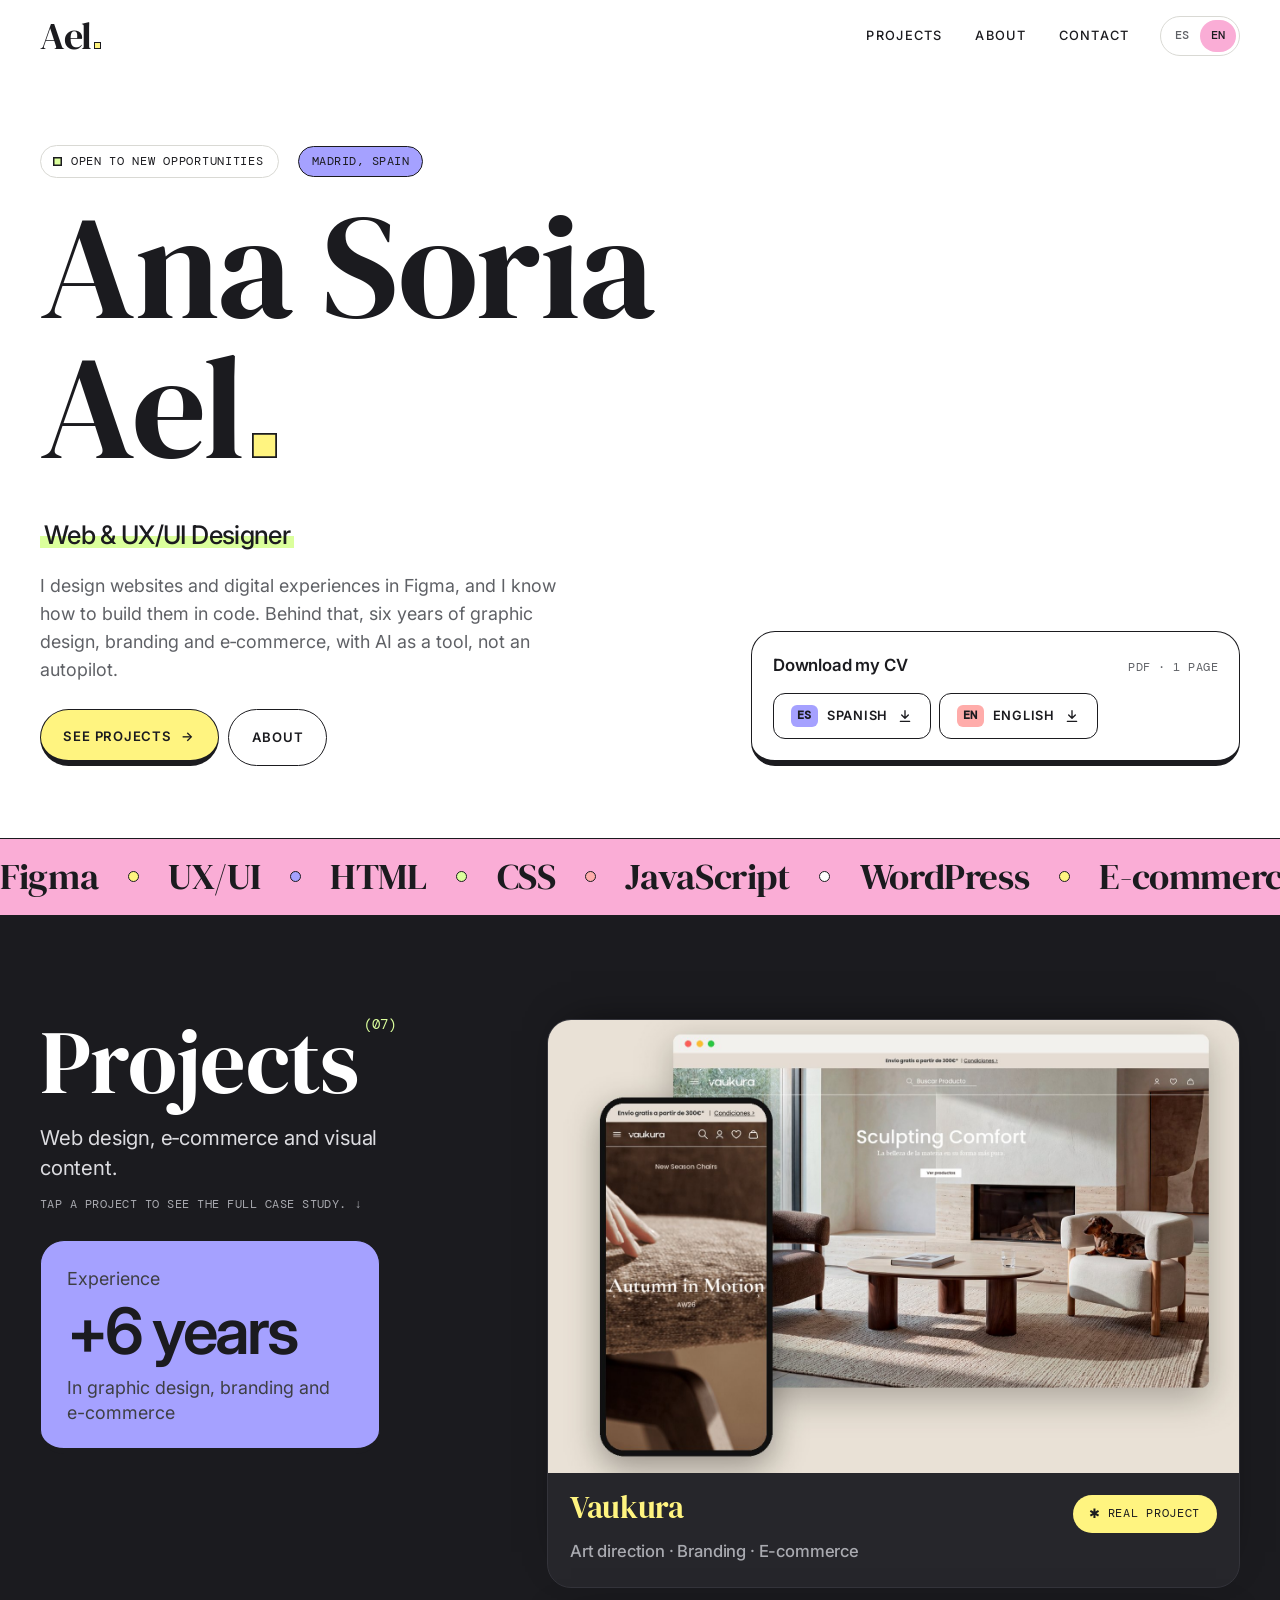
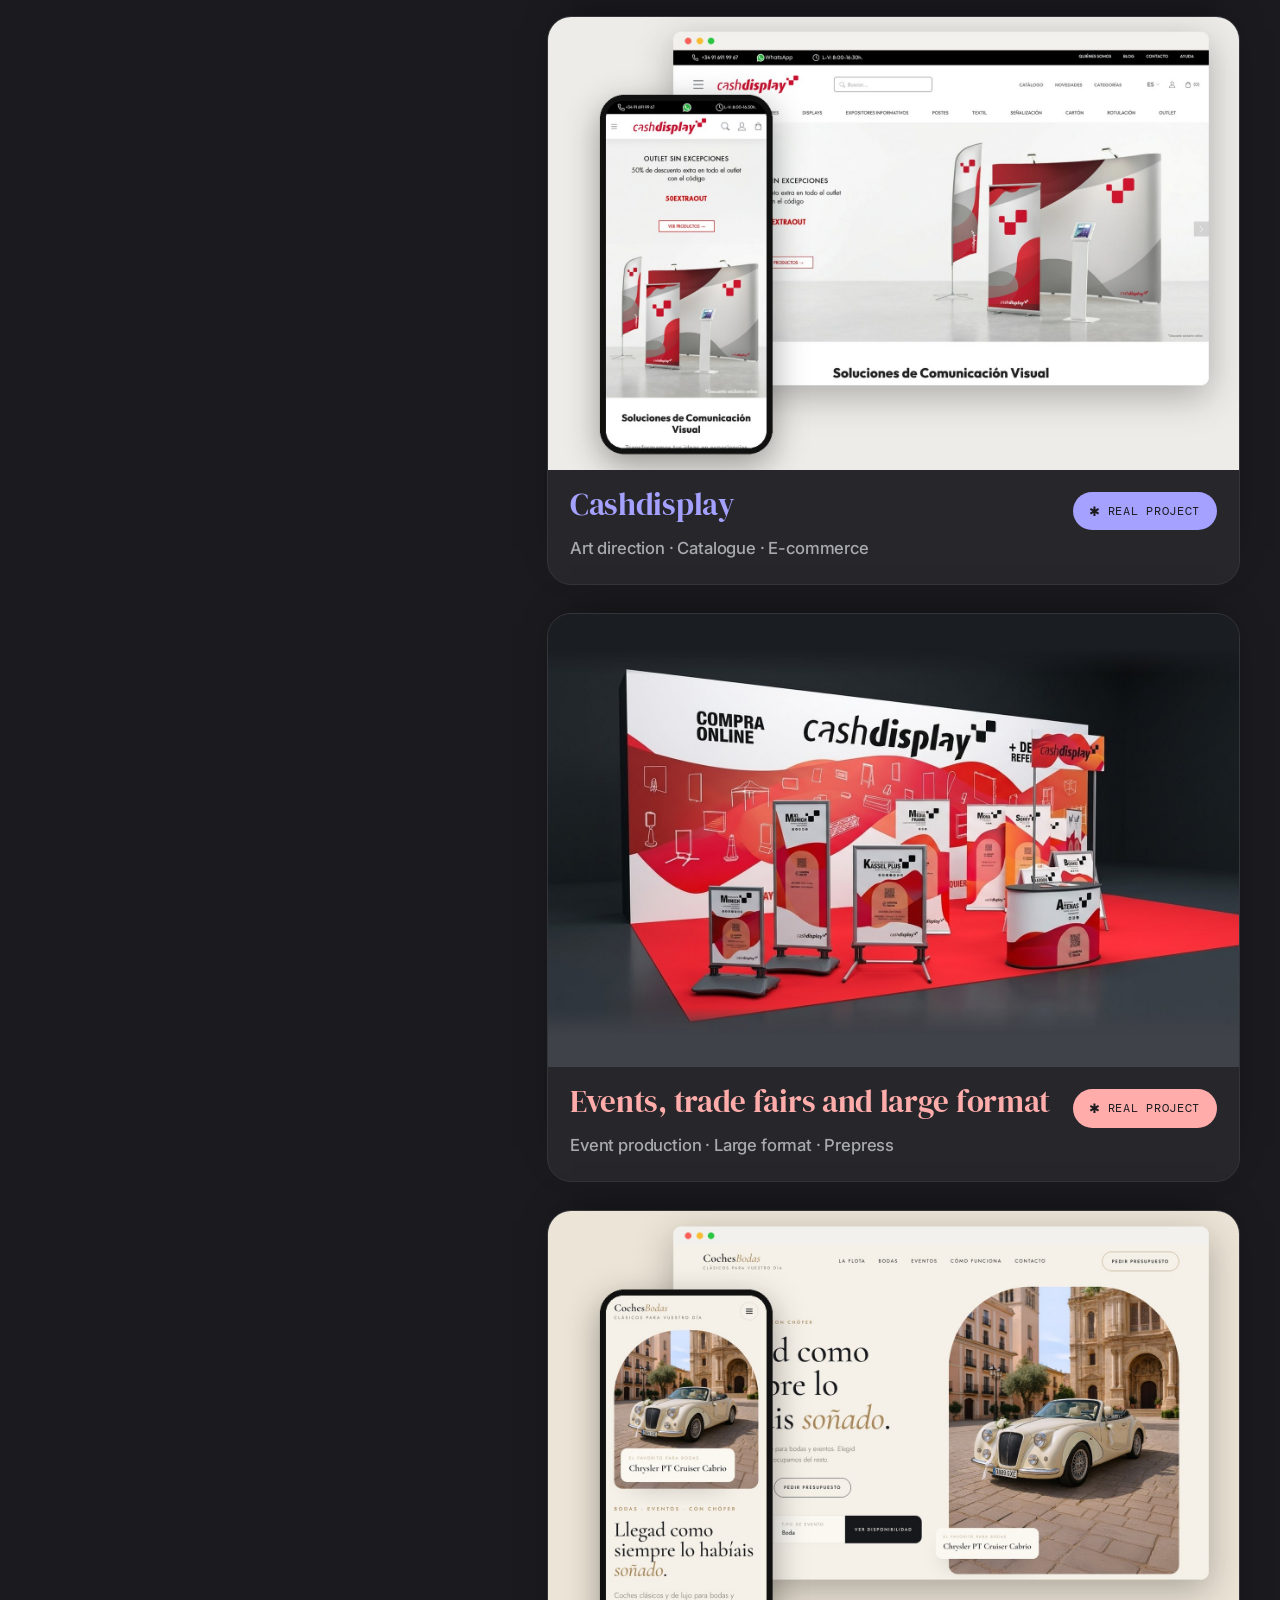
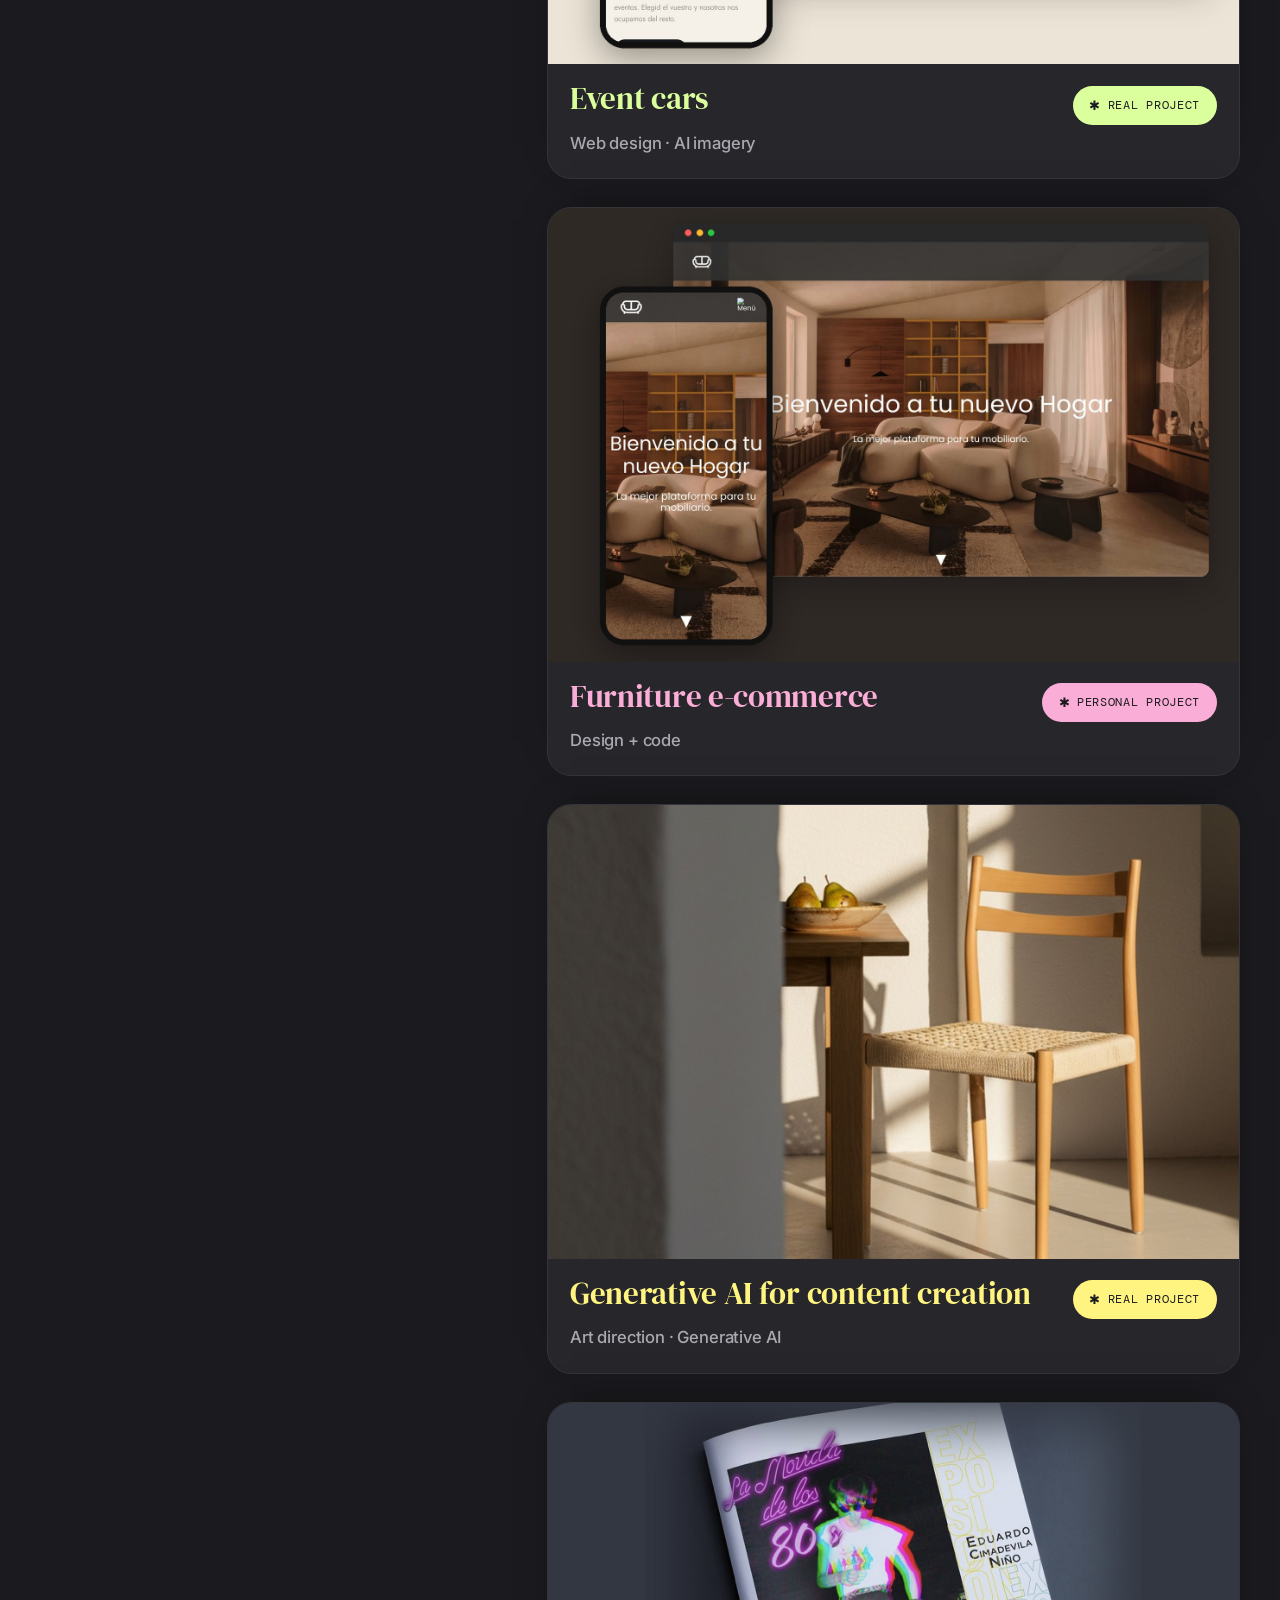
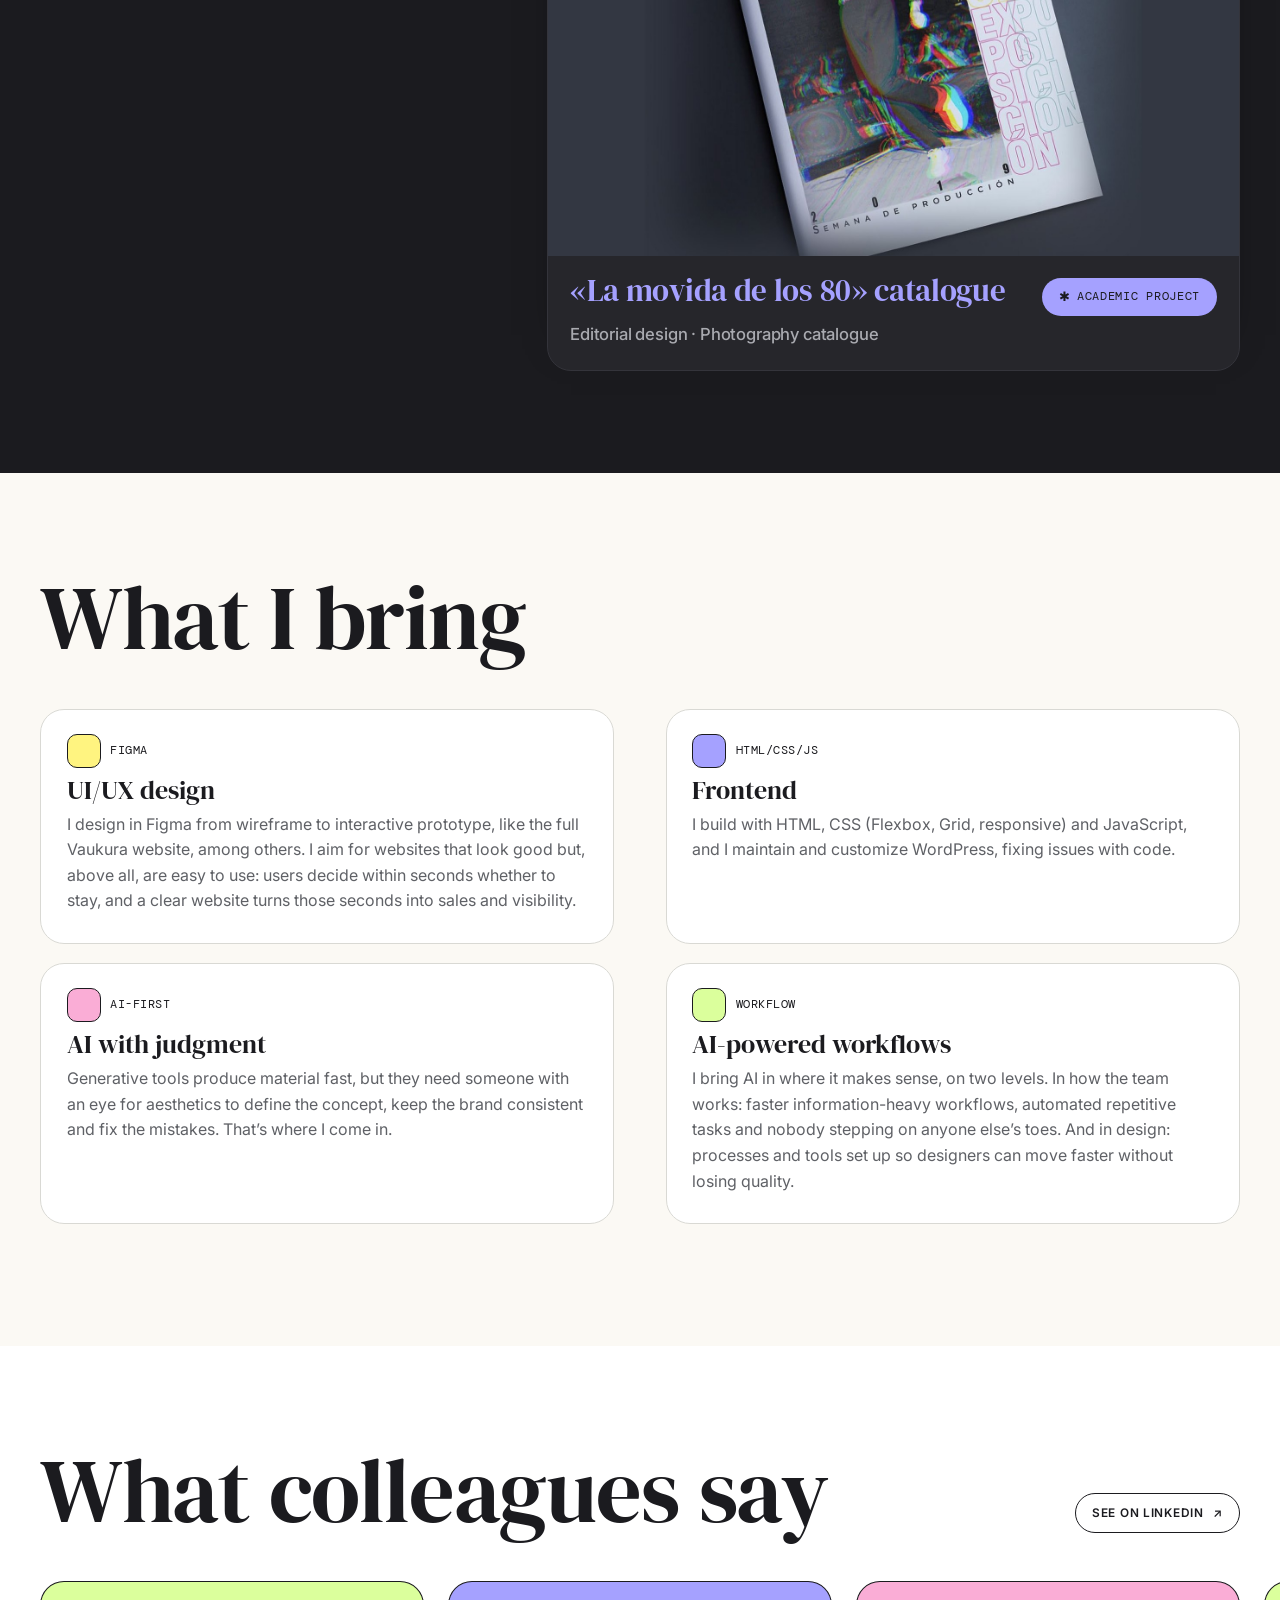
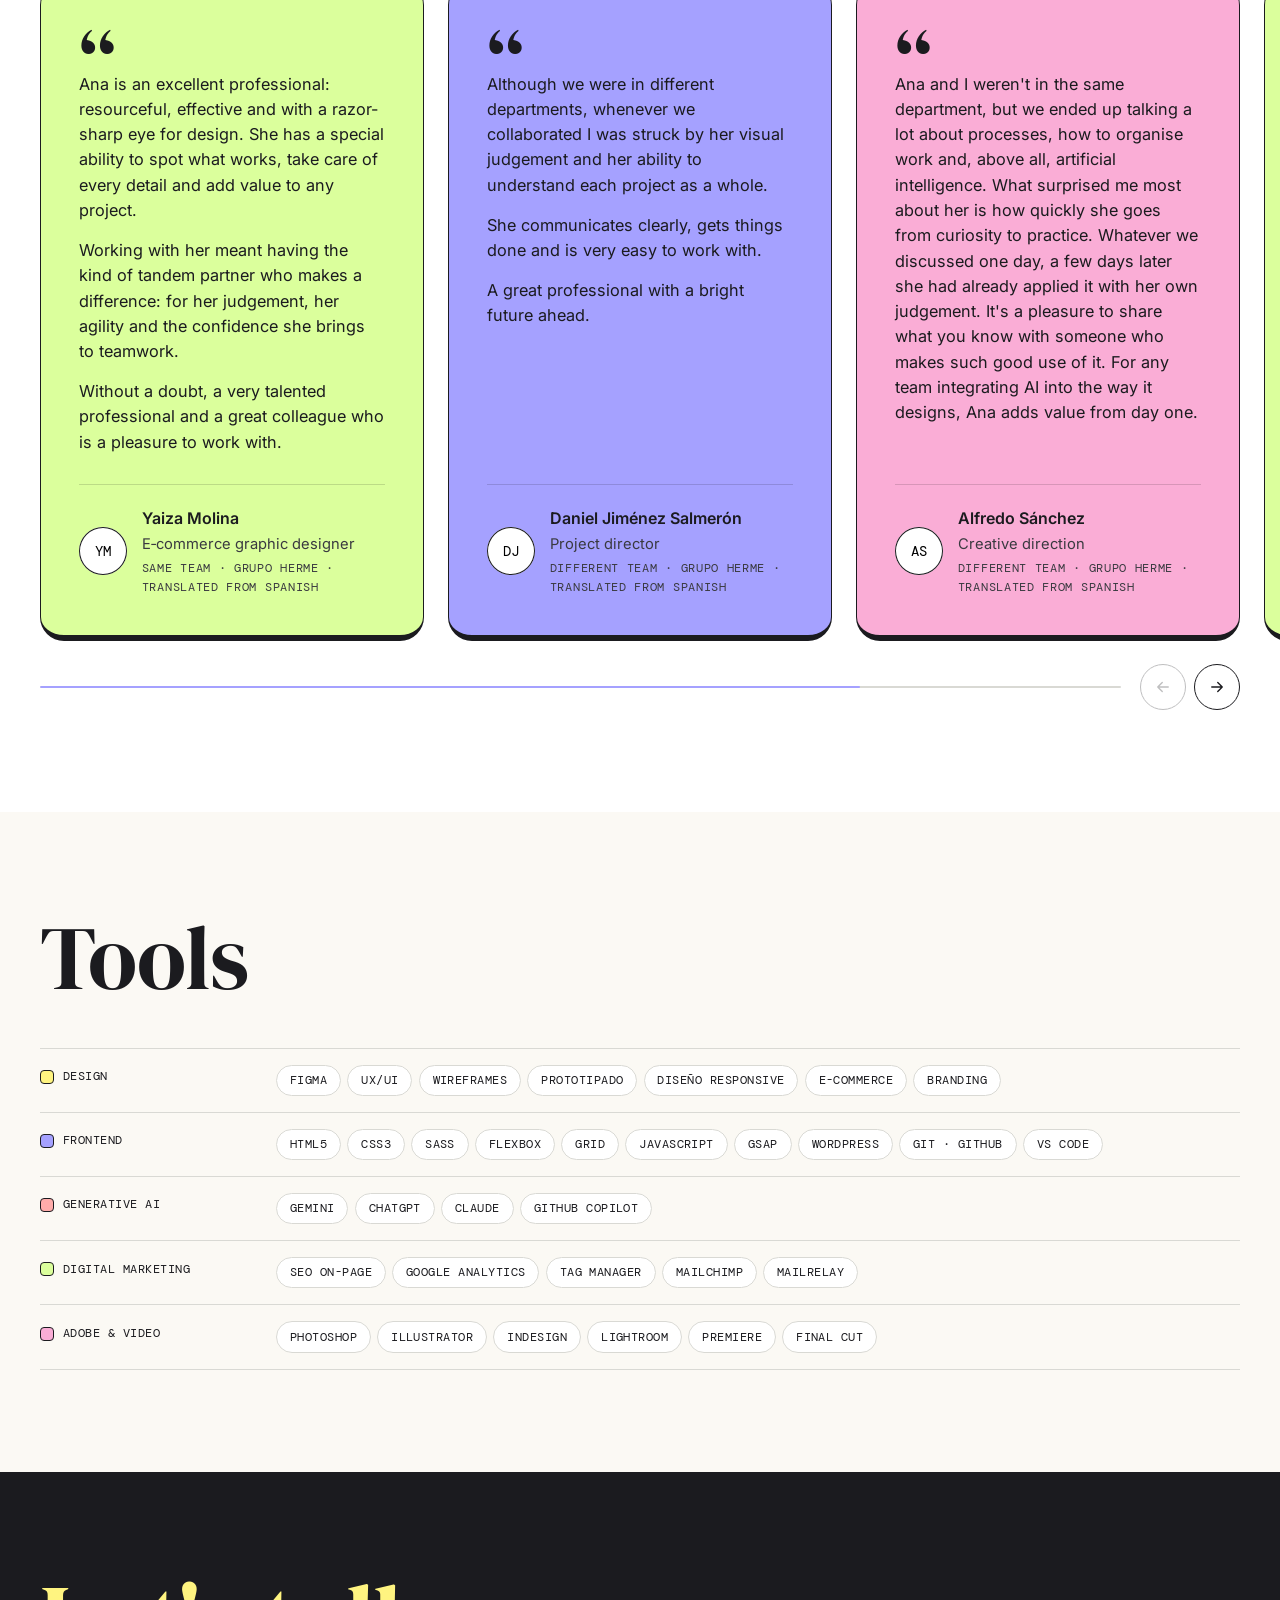
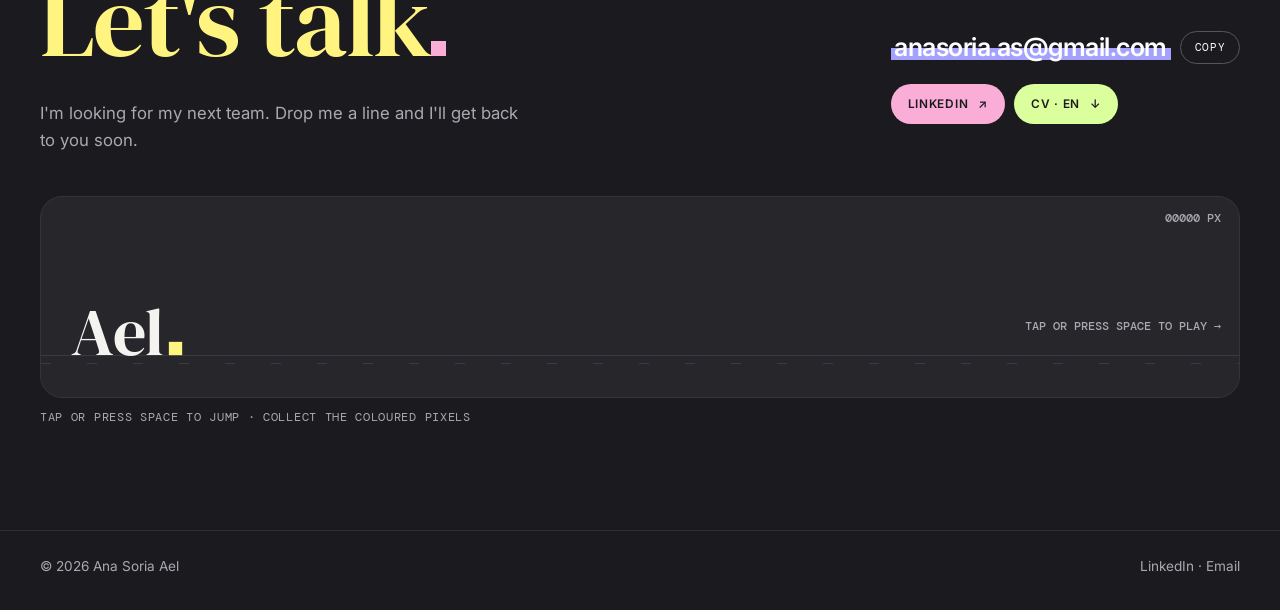
<file: proyectos/eventos-ferias/index.html>
<!DOCTYPE html>
<html lang="es">
<head>
<meta charset="utf-8">
<base href="/">
<meta name="viewport" content="width=device-width, initial-scale=1, viewport-fit=cover">
<title>Eventos, ferias y gran formato · Ana Soria Ael</title>
<meta name="description" content="Del diseño al montaje: el visual del stand de Cashdisplay para sus ferias, la gráfica de roll-ups, pop-ups y expositores, los archivos listos para imprenta y la organización del montaje en el evento.">
<meta name="author" content="Ana Soria Ael">
<meta name="robots" content="index, follow, max-image-preview:large">
<link rel="canonical" href="https://anasoriaael.com/proyectos/eventos-ferias/">
<meta name="theme-color" content="#FFFFFF">
<meta property="og:type" content="website">
<meta property="og:url" content="https://anasoriaael.com/proyectos/eventos-ferias/">
<meta property="og:site_name" content="Ana Soria Ael">
<meta property="og:locale" content="es_ES">
<meta property="og:locale:alternate" content="en_GB">
<meta property="og:title" content="Eventos, ferias y gran formato · Ana Soria Ael">
<meta property="og:description" content="Del diseño al montaje: el visual del stand de Cashdisplay para sus ferias, la gráfica de roll-ups, pop-ups y expositores, los archivos listos para imprenta y la organización del montaje en el evento.">
<meta property="og:image" content="https://anasoriaael.com/assets/img/og/eventos-ferias.jpg">
<meta property="og:image:width" content="1200">
<meta property="og:image:height" content="630">
<meta property="og:image:alt" content="Eventos, ferias y gran formato · Ana Soria Ael">
<meta name="twitter:card" content="summary_large_image">
<script type="application/ld+json">
{
 "@context": "https://schema.org",
 "@graph": [
  {
   "@type": "CreativeWork",
   "@id": "https://anasoriaael.com/proyectos/eventos-ferias/#proyecto",
   "name": "Eventos, ferias y gran formato",
   "description": "Del diseño al montaje: el visual del stand de Cashdisplay para sus ferias, la gráfica de roll-ups, pop-ups y expositores, los archivos listos para imprenta y la organización del montaje en el evento.",
   "url": "https://anasoriaael.com/proyectos/eventos-ferias/",
   "image": [
    "https://anasoriaael.com/assets/img/proyectos/eventos-ferias.jpg",
    "https://anasoriaael.com/assets/img/proyectos/eventos-ferias-stand.jpg"
   ],
   "keywords": "Producción de eventos, Gran formato, Preimpresión, Eventos, Ferias",
   "inLanguage": "es",
   "author": {
    "@id": "https://anasoriaael.com/#ana"
   },
   "creator": {
    "@id": "https://anasoriaael.com/#ana"
   },
   "isPartOf": {
    "@id": "https://anasoriaael.com/#web"
   }
  },
  {
   "@type": "Person",
   "@id": "https://anasoriaael.com/#ana",
   "name": "Ana Soria Ael",
   "alternateName": "ael",
   "jobTitle": "Diseñadora web y UX/UI",
   "description": "Diseñadora web y UX/UI en Madrid, con seis años de experiencia en diseño gráfico, branding, identidad visual y e-commerce.",
   "url": "https://anasoriaael.com/",
   "image": "https://anasoriaael.com/assets/img/og-ael.png",
   "email": "mailto:anasoria.as@gmail.com",
   "address": {
    "@type": "PostalAddress",
    "addressLocality": "Madrid",
    "addressCountry": "ES"
   },
   "sameAs": [
    "https://www.linkedin.com/in/anasoriaael"
   ],
   "knowsAbout": [
    "Diseño gráfico",
    "Branding",
    "Identidad visual",
    "Diseño UX/UI",
    "Diseño web",
    "E-commerce",
    "Dirección de arte",
    "Diseño editorial",
    "Figma",
    "HTML",
    "CSS",
    "JavaScript",
    "IA generativa"
   ],
   "knowsLanguage": [
    "es",
    "en"
   ],
   "alumniOf": [
    {
     "@type": "EducationalOrganization",
     "name": "LABASAD"
    },
    {
     "@type": "EducationalOrganization",
     "name": "IES Puerta Bonita"
    }
   ]
  },
  {
   "@type": "WebSite",
   "@id": "https://anasoriaael.com/#web",
   "url": "https://anasoriaael.com/",
   "name": "Ana Soria Ael"
  },
  {
   "@type": "BreadcrumbList",
   "itemListElement": [
    {
     "@type": "ListItem",
     "position": 1,
     "name": "Ana Soria Ael",
     "item": "https://anasoriaael.com/"
    },
    {
     "@type": "ListItem",
     "position": 2,
     "name": "Eventos, ferias y gran formato",
     "item": "https://anasoriaael.com/proyectos/eventos-ferias/"
    }
   ]
  }
 ]
}
</script>
<link rel="icon" type="image/png" sizes="192x192" href="assets/img/favicon-192.png">
<link rel="apple-touch-icon" href="assets/img/apple-touch-icon.png">
<link rel="preconnect" href="https://fonts.googleapis.com">
<link rel="preconnect" href="https://fonts.gstatic.com" crossorigin>
<link rel="stylesheet" href="https://fonts.googleapis.com/css2?family=DM+Mono:wght@400;500&family=DM+Serif+Display:ital@0;1&family=Inter:wght@400;500;600&display=swap">
<link rel="stylesheet" href="assets/css/style.css?v=a1c44c32">
<link rel="expect" href="#ael-end" blocking="render">
<script>
  /* Aplica el idioma guardado antes de pintar, para evitar parpadeos */
  (function () {
    var d = document.documentElement;
    var l = null;
    try {
      l = localStorage.getItem('ael-lang');
    } catch (e) {}
    if (l !== 'es' && l !== 'en') l = /^es/i.test(navigator.language || 'es') ? 'es' : 'en';
    d.setAttribute('lang', l);
  })();
</script>
<script>
  /* Contador de visitas: Cloudflare Web Analytics (sin cookies ni datos personales).
     Las visitas de Ana no cuentan: anasoriaael.com/?soy-ana marca este dispositivo
     y anasoriaael.com/?no-soy-ana lo desmarca. */
  (function () {
    var TOKEN = '99f17e9b26ac4660b8db816873d00c22';   // token de Cloudflare → Web Analytics (vacío = contador apagado)
    try {
      var q = location.search;
      if (/[?&](no-)?soy-ana\b/.test(q)) {
        if (/[?&]soy-ana\b/.test(q)) localStorage.setItem('ael-soy-ana', '1');
        else localStorage.removeItem('ael-soy-ana');
        history.replaceState(history.state, '', location.pathname + location.hash);
      }
      if (localStorage.getItem('ael-soy-ana')) return;
    } catch (e) {}
    if (!TOKEN || location.hostname.indexOf('anasoriaael.com') === -1) return;
    var s = document.createElement('script');
    s.type = 'module';   // igual que el código que da Cloudflare
    s.src = 'https://static.cloudflareinsights.com/beacon.min.js';
    s.setAttribute('data-cf-beacon', JSON.stringify({ token: TOKEN }));
    document.head.appendChild(s);
  })();
</script>
</head>
<body>
<!--AEL:BODY-->
<a class="skip" href="/proyectos/eventos-ferias/#app">Saltar al contenido</a>

<header class="topbar" id="topbar">
  <div class="wrap topbar-in">
    <a class="brand" href="#inicio" aria-label="Ana Soria, inicio">
      <span class="logo-word" aria-hidden="true">Ael<i></i></span>
    </a>

    <nav class="nav" id="nav" aria-label="Principal">
      <a href="#proyectos" data-route="proyectos" data-i18n="nav_projects">Proyectos</a>
      <a href="sobre-mi/" data-route="sobre-mi" data-i18n="nav_about">Sobre mí</a>
      <a href="#contacto" data-route="contacto" data-i18n="nav_contact">Contacto</a>
    </nav>

    <div class="controls">
      <div class="seg" role="group" aria-label="Idioma / Language">
        <button type="button" id="lang-es" data-lang="es" aria-pressed="true">ES</button>
        <button type="button" id="lang-en" data-lang="en" aria-pressed="false">EN</button>
      </div>
      <button type="button" class="menu-btn" id="menu-btn" aria-expanded="false" aria-controls="nav">
        <span class="bars" aria-hidden="true"></span><span class="sr" data-i18n="menu">Menú</span>
      </button>
    </div>
  </div>
</header>

<main id="app" tabindex="-1" data-prerender="1gr3e6k"><article class="wrap"><header class="case-head"><a class="back" href="#proyectos">← Todos los proyectos</a><span class="mono slash">Producción de eventos · Gran formato · Preimpresión</span><h1 class="case-title">Eventos, ferias y gran formato</h1><p class="lead">Del diseño al montaje: el visual del stand de Cashdisplay para sus ferias, la gráfica de roll-ups, pop-ups y expositores, los archivos listos para imprenta y la organización del montaje en el evento.</p><div class="case-meta"><div><span class="mono muted">Rol</span><b>Diseño gráfico, preimpresión y producción</b></div><div><span class="mono muted">Herramientas</span><b>Illustrator, Photoshop, InDesign</b></div></div></header><div class="case-cover"><img src="assets/img/proyectos/eventos-ferias.jpg" alt="Eventos, ferias y gran formato" loading="lazy"></div><div class="case-sections"><section class="case-sec"><h2>El visual del stand</h2><div><p>Diseñé el visual del stand de Cashdisplay para sus ferias, con una misma línea gráfica en la trasera de gran formato y en todos los soportes expuestos, para que el stand se leyera de un vistazo como una sola marca.</p></div></section><section class="case-sec"><h2>Preimpresión y producción</h2><div><p>Preparaba los artes finales para imprenta (sangrados, marcas de corte, color y resolución para gran formato) y los enviaba a imprimir. Conozco bien los soportes, roll-ups, pop-ups y expositores, porque los montaba yo misma en las sesiones de fotos.</p></div></section><section class="case-sec"><h2>Montaje en el evento</h2><div><p>Organizaba los tiempos de montaje y desmontaje y el visual final de colocación en el evento: qué va en cada sitio para que el stand funcione de un vistazo. También preparo presupuestos de producción sin problema.</p></div></section><section class="case-sec"><h2>Formación en eventos</h2><div><p>Estudié el ciclo superior de Producción de Audiovisuales y Espectáculos, con prácticas en organización de eventos.</p></div></section><section class="case-sec"><h2>Proceso</h2><div><ul class="bullets"><li>Visual del stand y de cada soporte</li><li>Artes finales y preimpresión para gran formato</li><li>Presupuesto y envío a imprenta</li><li>Tiempos de montaje, colocación y desmontaje</li></ul></div></section></div><div class="gallery"><img src="assets/img/proyectos/eventos-ferias-stand.jpg" alt="Eventos, ferias y gran formato" loading="lazy" onload="if(this.naturalWidth/this.naturalHeight&gt;1)this.classList.add('wide')" class="wide"></div><a class="next" href="proyectos/coches-eventos/" data-cursor="view"><span class="mono">Siguiente proyecto</span><span class="big">Coches para eventos<span class="arrow" aria-hidden="true">→</span></span></a></article><section class="section contact" id="contacto"><div class="wrap"><div class="contact-grid"><h2 class="contact-big">¿Hablamos?<span class="sq" aria-hidden="true"></span></h2><div class="mail-row"><a class="mail" href="mailto:anasoria.as@gmail.com"><span><span>anasoria.as@gmail.com</span></span></a><button type="button" class="copy-btn" id="copy-mail" data-copy="anasoria.as@gmail.com">Copiar</button></div><p class="contact-text">Estoy buscando mi siguiente equipo. Escríbeme y te respondo pronto.</p><div class="ael-game"><div class="ael-game-box"><canvas tabindex="0" aria-label="Juego Pixel run: toca o pulsa espacio para saltar" width="1198" height="200" style="height: 200px;"></canvas><div class="ael-game-over" hidden=""><div class="ael-game-card"><p class="ael-game-title"></p><p class="ael-game-sub"></p><div class="ael-game-row"><button type="button" class="btn btn-primary btn-sm ael-game-again">Otra vez</button><a class="btn btn-sm ael-game-team" href="mailto:anasoria.as@gmail.com">¿Jugamos en el mismo equipo?</a></div></div></div></div><p class="ael-game-cap">Toca o pulsa espacio para saltar · Recoge los píxeles de colores</p></div><div class="contact-links"><a class="btn btn-ghost btn-sm" href="https://www.linkedin.com/in/anasoriaael" target="_blank" rel="noopener">LinkedIn <span class="arr">↗</span></a><a class="btn btn-ghost btn-sm" href="cv/CV_Ana_Soria_Ael_ES.pdf" download="">CV · ES <span class="arr">↓</span></a></div></div></div></section></main>

<footer class="footer" id="footer"><div class="wrap footer-in"><span>© 2026 Ana Soria Ael</span><span><a href="https://www.linkedin.com/in/anasoriaael" target="_blank" rel="noopener">LinkedIn</a> · <a href="mailto:anasoria.as@gmail.com">Email</a></span></div></footer>

<div class="cursor-glow" aria-hidden="true"></div>
<div class="cursor-ring" aria-hidden="true"><span></span></div>
<div class="cursor-dot" aria-hidden="true"></div>

<script src="assets/js/app.js?v=152650e1"></script>
<span id="ael-end" hidden></span>
<!--/AEL:BODY-->
</body>
</html>
</file>
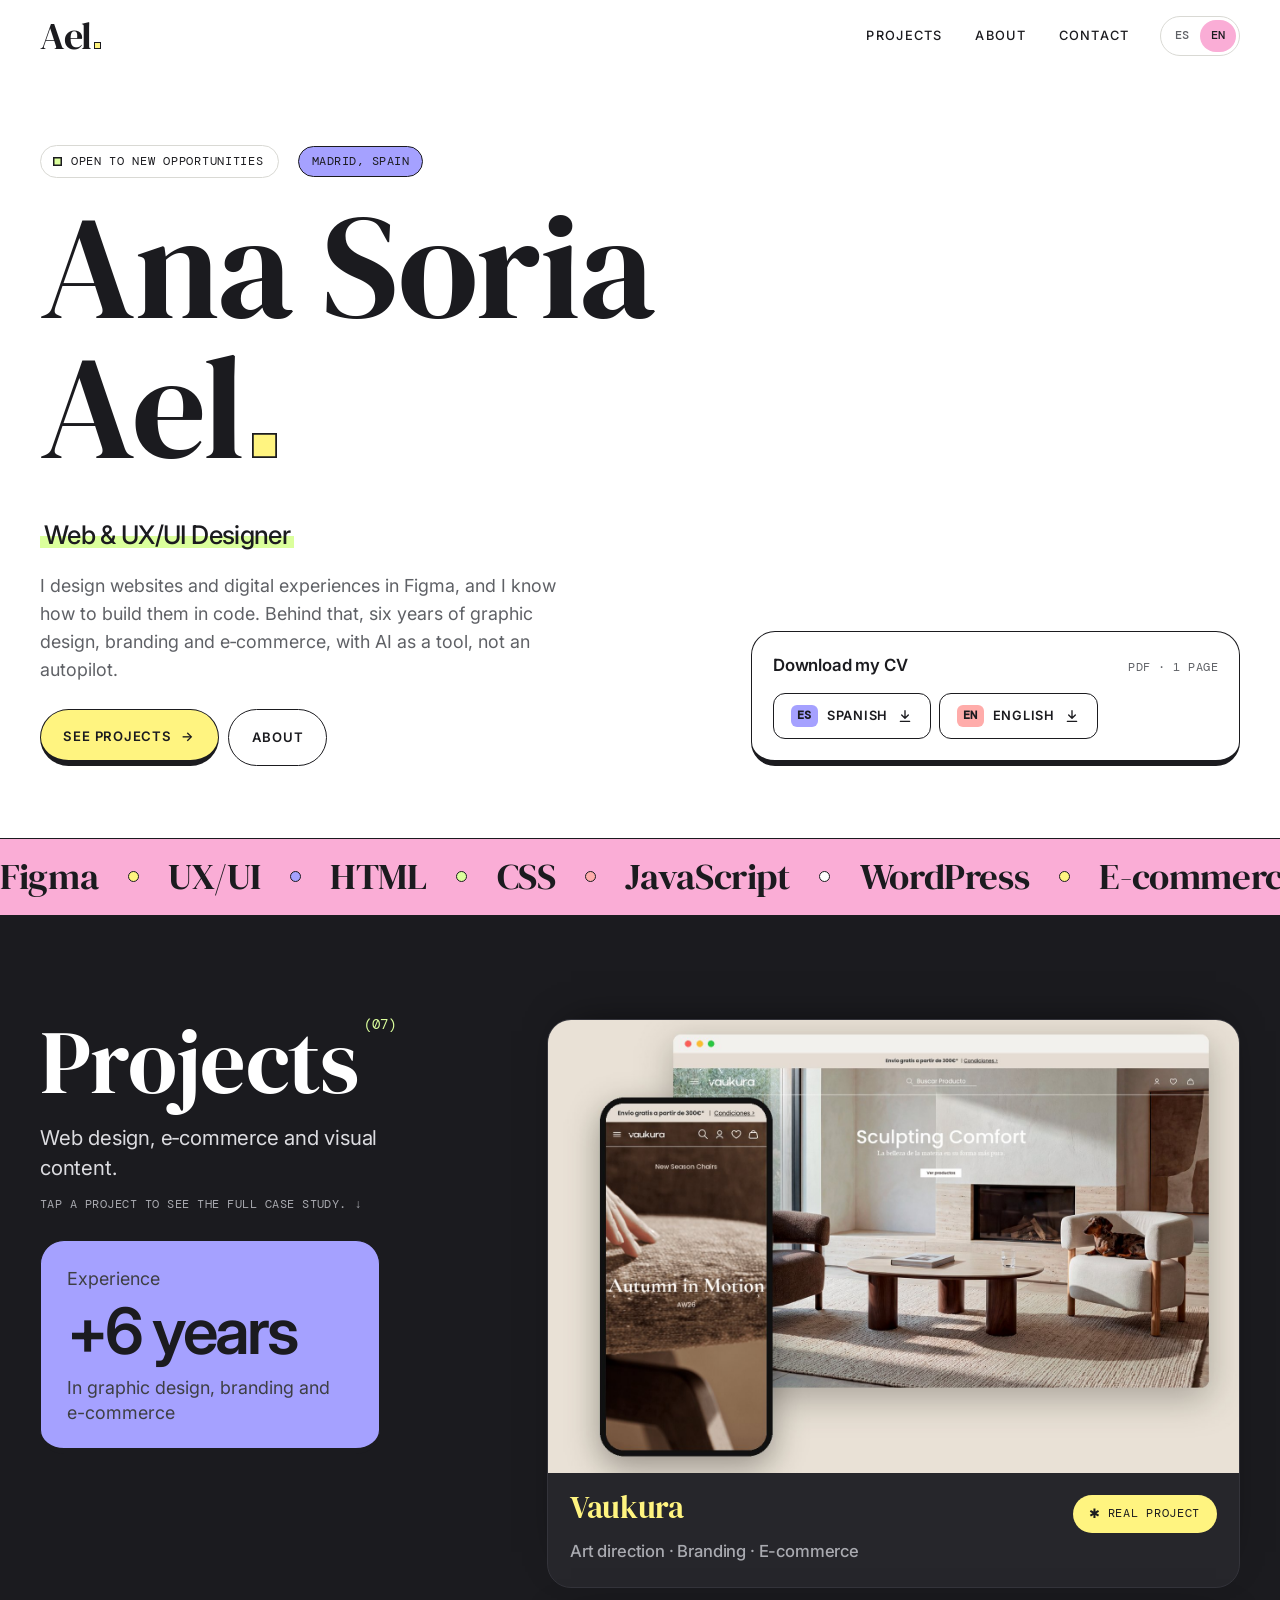
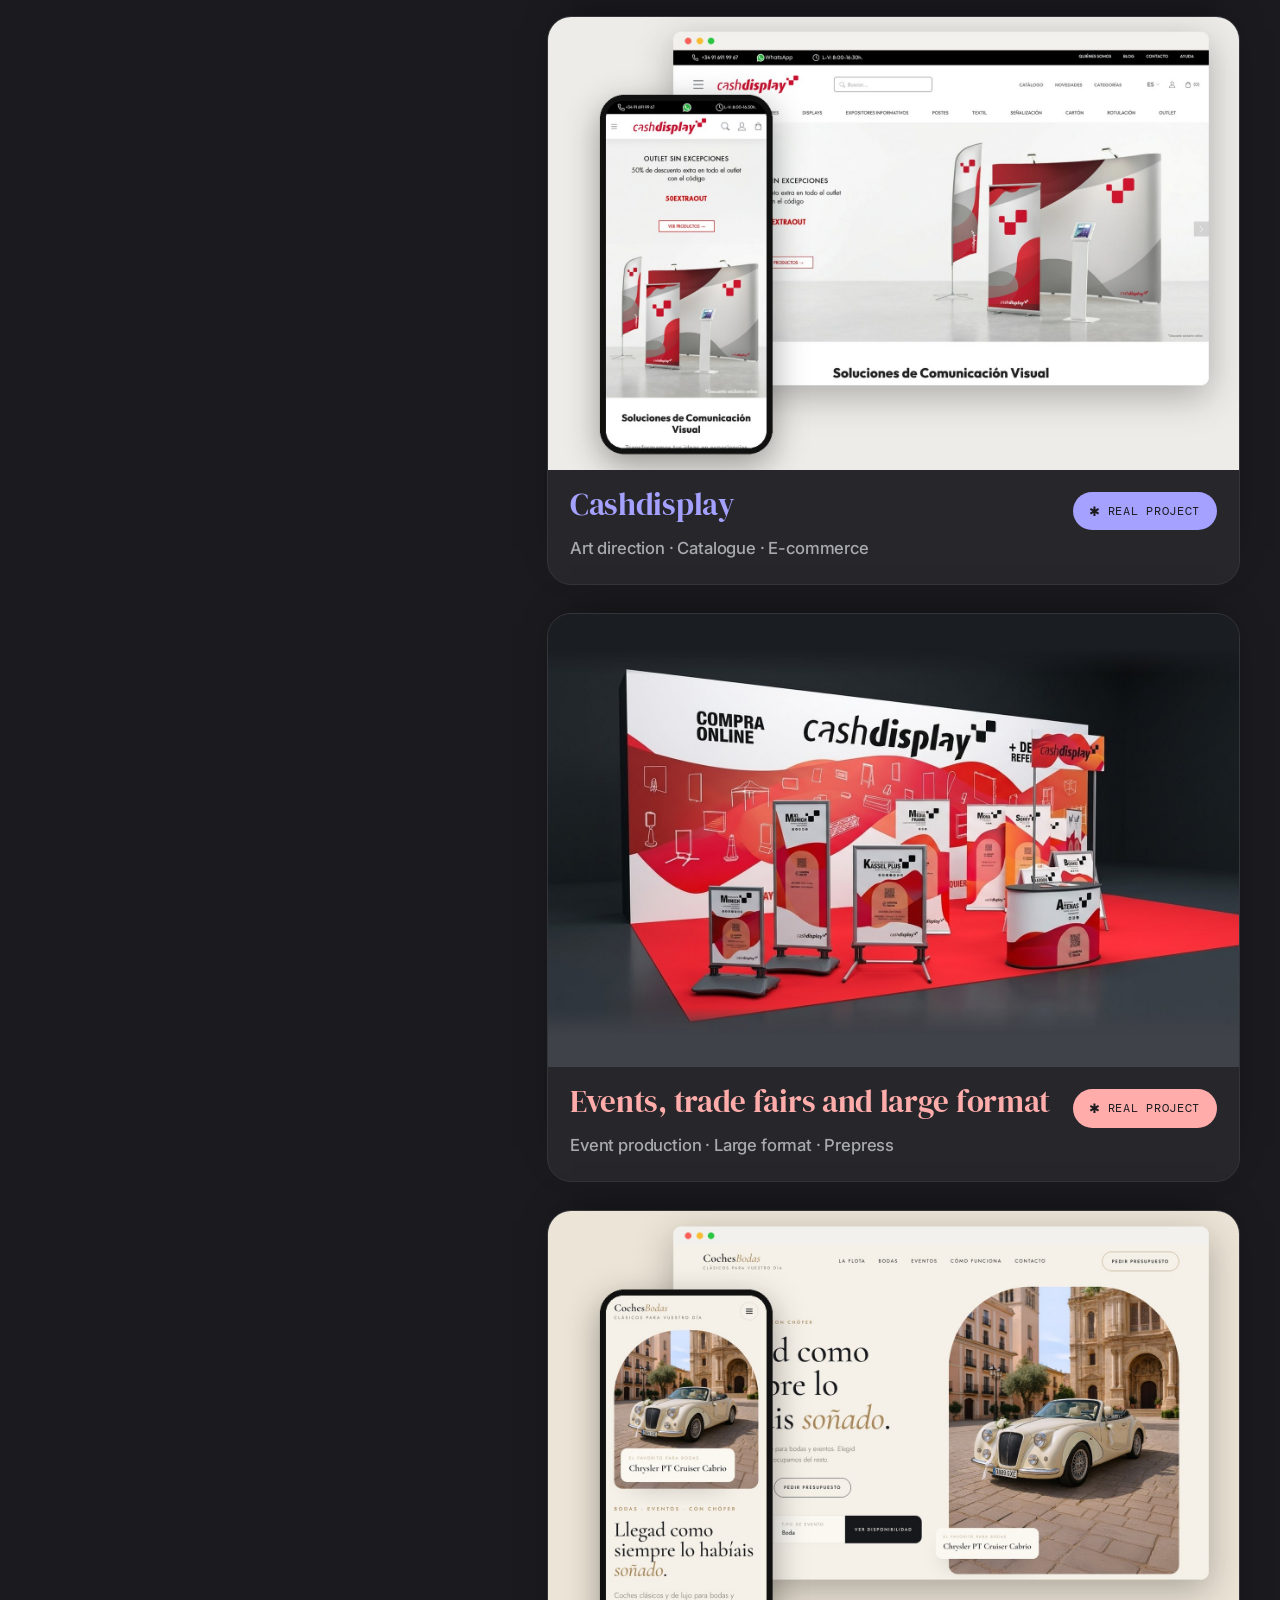
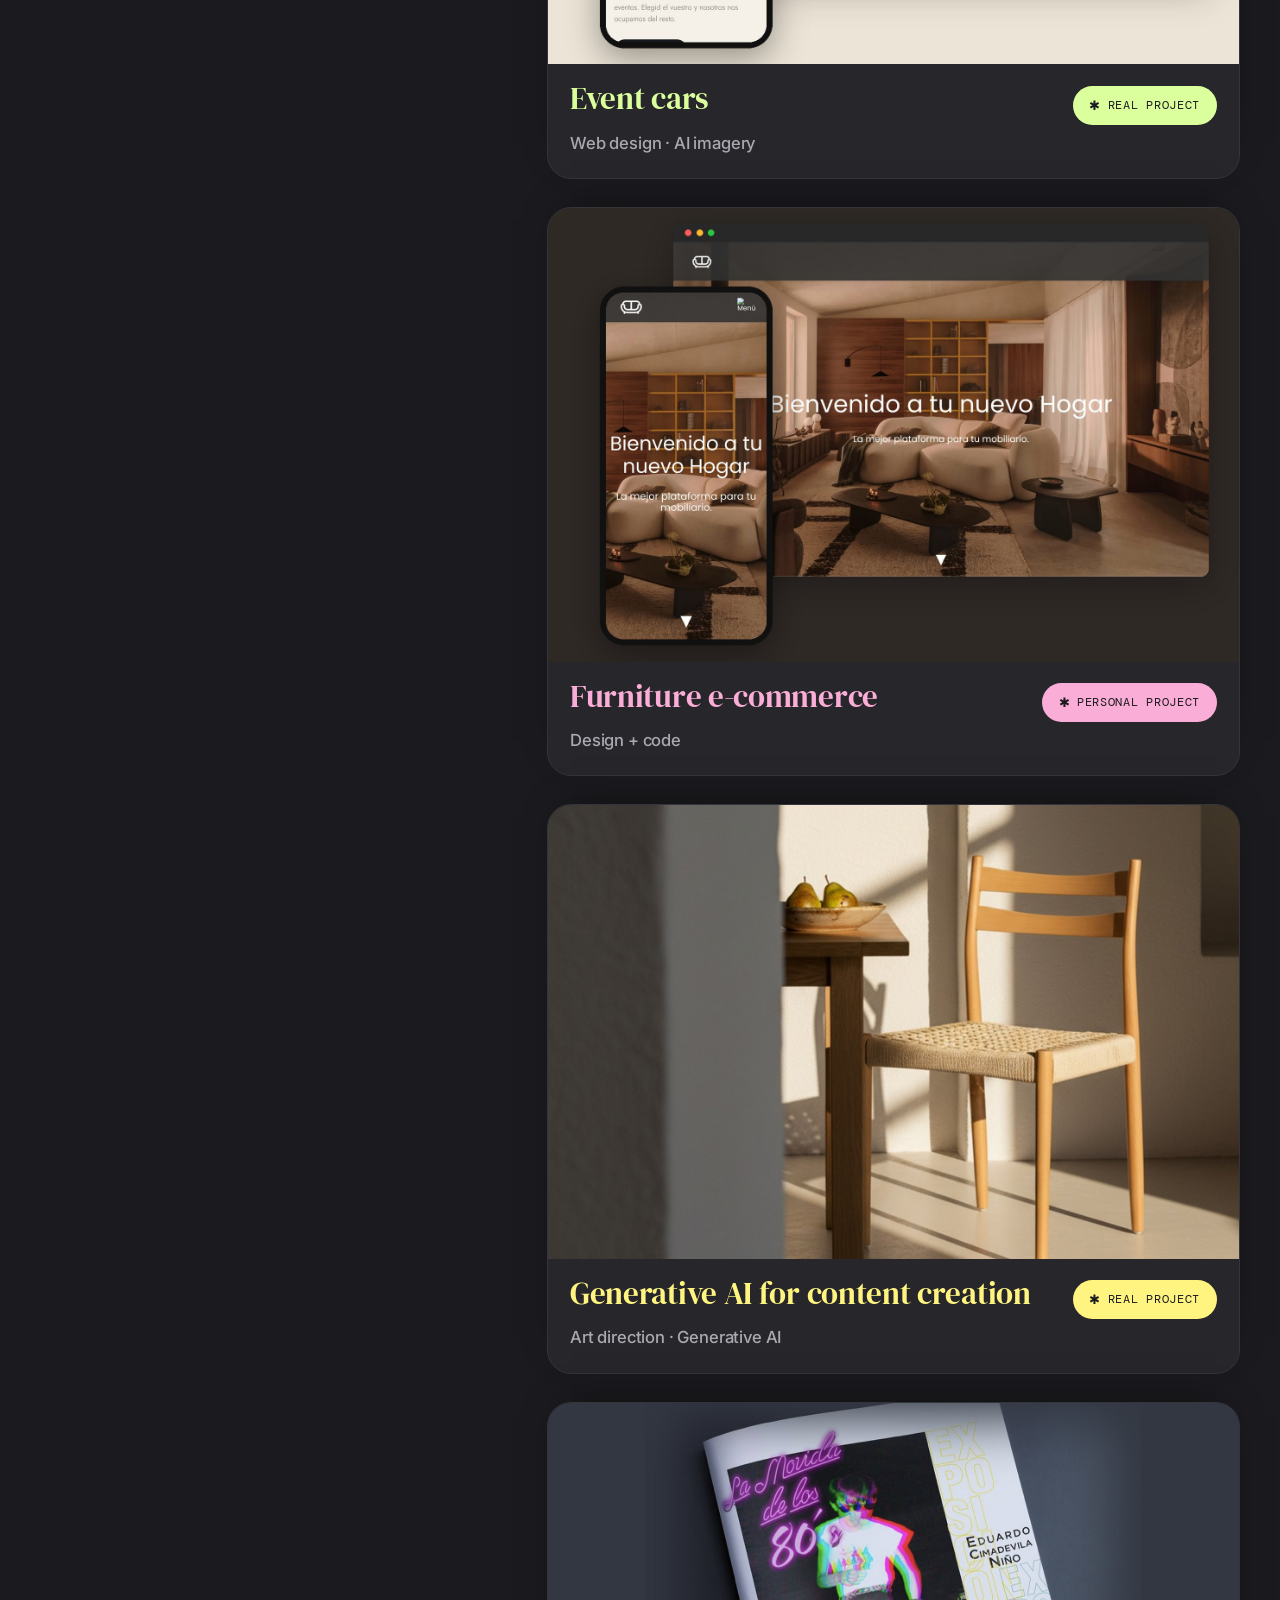
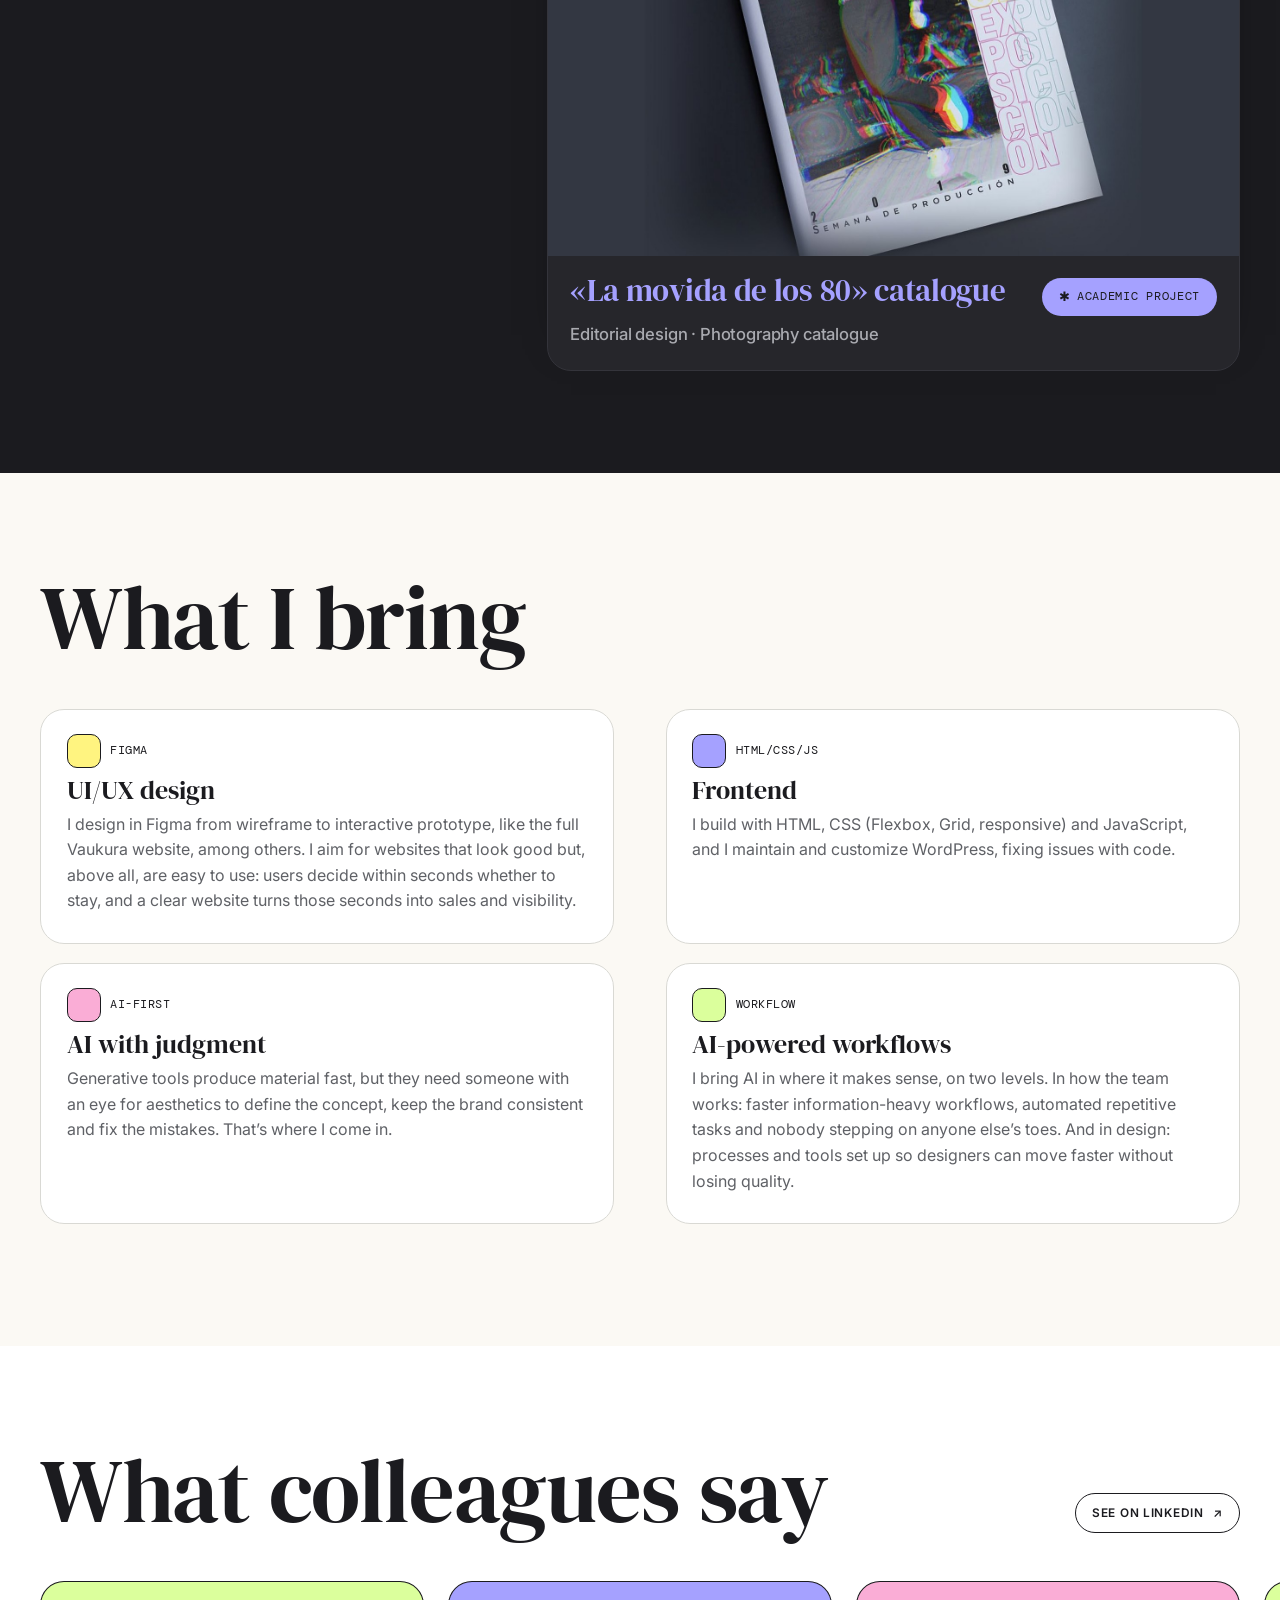
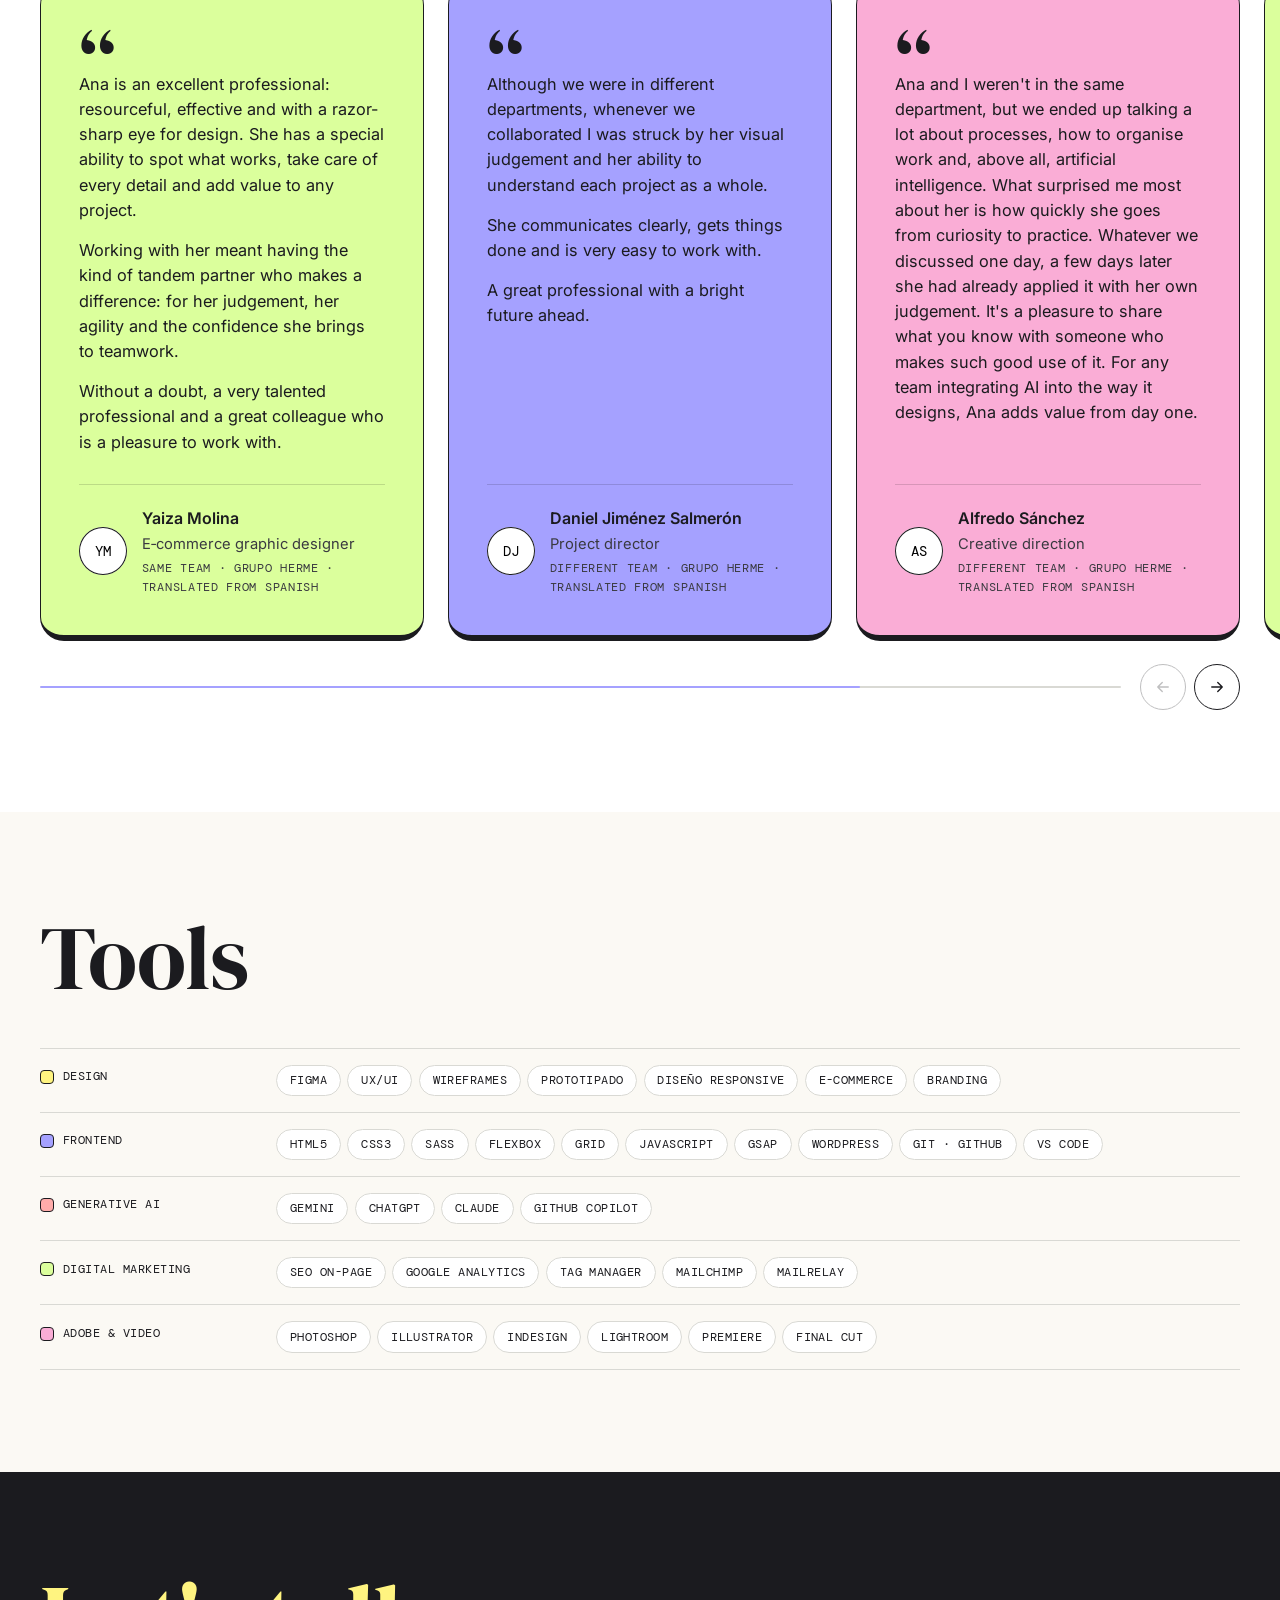
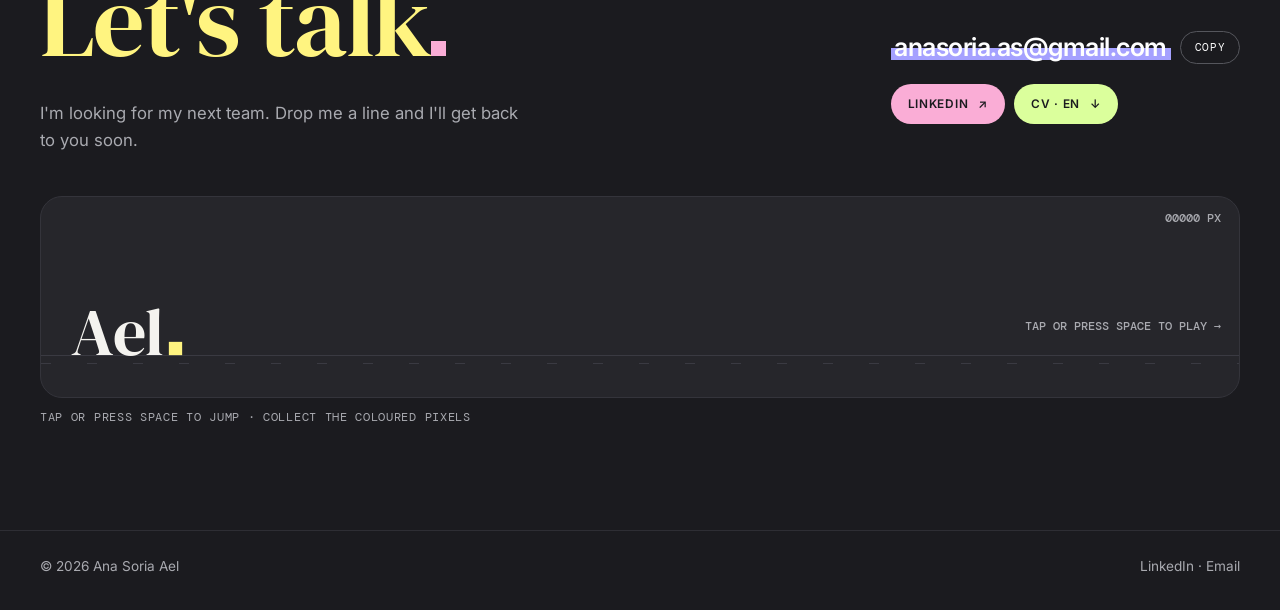
<file: proyectos/movida-80/index.html>
<!DOCTYPE html>
<html lang="es">
<head>
<meta charset="utf-8">
<base href="/">
<meta name="viewport" content="width=device-width, initial-scale=1, viewport-fit=cover">
<title>Catálogo «La movida de los 80» · Ana Soria Ael</title>
<meta name="description" content="Diseño y maquetación de un catálogo de fotografía sobre la movida madrileña de los 80: portada, páginas interiores y presentación.">
<meta name="author" content="Ana Soria Ael">
<meta name="robots" content="index, follow, max-image-preview:large">
<link rel="canonical" href="https://anasoriaael.com/proyectos/movida-80/">
<meta name="theme-color" content="#FFFFFF">
<meta property="og:type" content="website">
<meta property="og:url" content="https://anasoriaael.com/proyectos/movida-80/">
<meta property="og:site_name" content="Ana Soria Ael">
<meta property="og:locale" content="es_ES">
<meta property="og:locale:alternate" content="en_GB">
<meta property="og:title" content="Catálogo «La movida de los 80» · Ana Soria Ael">
<meta property="og:description" content="Diseño y maquetación de un catálogo de fotografía sobre la movida madrileña de los 80: portada, páginas interiores y presentación.">
<meta property="og:image" content="https://anasoriaael.com/assets/img/og/movida-80.jpg">
<meta property="og:image:width" content="1200">
<meta property="og:image:height" content="630">
<meta property="og:image:alt" content="Catálogo «La movida de los 80» · Ana Soria Ael">
<meta name="twitter:card" content="summary_large_image">
<script type="application/ld+json">
{
 "@context": "https://schema.org",
 "@graph": [
  {
   "@type": "CreativeWork",
   "@id": "https://anasoriaael.com/proyectos/movida-80/#proyecto",
   "name": "Catálogo «La movida de los 80»",
   "description": "Diseño y maquetación de un catálogo de fotografía sobre la movida madrileña de los 80: portada, páginas interiores y presentación.",
   "url": "https://anasoriaael.com/proyectos/movida-80/",
   "image": [
    "https://anasoriaael.com/assets/img/proyectos/movida-80.jpg",
    "https://anasoriaael.com/assets/img/proyectos/movida-80-1.jpg",
    "https://anasoriaael.com/assets/img/proyectos/movida-80-2.jpg",
    "https://anasoriaael.com/assets/img/proyectos/movida-80-3.jpg",
    "https://anasoriaael.com/assets/img/proyectos/movida-80-4.jpg",
    "https://anasoriaael.com/assets/img/proyectos/movida-80-5.jpg"
   ],
   "keywords": "Diseño editorial, Catálogo de fotografía, Editorial, Catálogo, Fotografía",
   "inLanguage": "es",
   "author": {
    "@id": "https://anasoriaael.com/#ana"
   },
   "creator": {
    "@id": "https://anasoriaael.com/#ana"
   },
   "isPartOf": {
    "@id": "https://anasoriaael.com/#web"
   }
  },
  {
   "@type": "Person",
   "@id": "https://anasoriaael.com/#ana",
   "name": "Ana Soria Ael",
   "alternateName": "ael",
   "jobTitle": "Diseñadora web y UX/UI",
   "description": "Diseñadora web y UX/UI en Madrid, con seis años de experiencia en diseño gráfico, branding, identidad visual y e-commerce.",
   "url": "https://anasoriaael.com/",
   "image": "https://anasoriaael.com/assets/img/og-ael.png",
   "email": "mailto:anasoria.as@gmail.com",
   "address": {
    "@type": "PostalAddress",
    "addressLocality": "Madrid",
    "addressCountry": "ES"
   },
   "sameAs": [
    "https://www.linkedin.com/in/anasoriaael"
   ],
   "knowsAbout": [
    "Diseño gráfico",
    "Branding",
    "Identidad visual",
    "Diseño UX/UI",
    "Diseño web",
    "E-commerce",
    "Dirección de arte",
    "Diseño editorial",
    "Figma",
    "HTML",
    "CSS",
    "JavaScript",
    "IA generativa"
   ],
   "knowsLanguage": [
    "es",
    "en"
   ],
   "alumniOf": [
    {
     "@type": "EducationalOrganization",
     "name": "LABASAD"
    },
    {
     "@type": "EducationalOrganization",
     "name": "IES Puerta Bonita"
    }
   ]
  },
  {
   "@type": "WebSite",
   "@id": "https://anasoriaael.com/#web",
   "url": "https://anasoriaael.com/",
   "name": "Ana Soria Ael"
  },
  {
   "@type": "BreadcrumbList",
   "itemListElement": [
    {
     "@type": "ListItem",
     "position": 1,
     "name": "Ana Soria Ael",
     "item": "https://anasoriaael.com/"
    },
    {
     "@type": "ListItem",
     "position": 2,
     "name": "Catálogo «La movida de los 80»",
     "item": "https://anasoriaael.com/proyectos/movida-80/"
    }
   ]
  }
 ]
}
</script>
<link rel="icon" type="image/png" sizes="192x192" href="assets/img/favicon-192.png">
<link rel="apple-touch-icon" href="assets/img/apple-touch-icon.png">
<link rel="preconnect" href="https://fonts.googleapis.com">
<link rel="preconnect" href="https://fonts.gstatic.com" crossorigin>
<link rel="stylesheet" href="https://fonts.googleapis.com/css2?family=DM+Mono:wght@400;500&family=DM+Serif+Display:ital@0;1&family=Inter:wght@400;500;600&display=swap">
<link rel="stylesheet" href="assets/css/style.css?v=a1c44c32">
<link rel="expect" href="#ael-end" blocking="render">
<script>
  /* Aplica el idioma guardado antes de pintar, para evitar parpadeos */
  (function () {
    var d = document.documentElement;
    var l = null;
    try {
      l = localStorage.getItem('ael-lang');
    } catch (e) {}
    if (l !== 'es' && l !== 'en') l = /^es/i.test(navigator.language || 'es') ? 'es' : 'en';
    d.setAttribute('lang', l);
  })();
</script>
<script>
  /* Contador de visitas: Cloudflare Web Analytics (sin cookies ni datos personales).
     Las visitas de Ana no cuentan: anasoriaael.com/?soy-ana marca este dispositivo
     y anasoriaael.com/?no-soy-ana lo desmarca. */
  (function () {
    var TOKEN = '99f17e9b26ac4660b8db816873d00c22';   // token de Cloudflare → Web Analytics (vacío = contador apagado)
    try {
      var q = location.search;
      if (/[?&](no-)?soy-ana\b/.test(q)) {
        if (/[?&]soy-ana\b/.test(q)) localStorage.setItem('ael-soy-ana', '1');
        else localStorage.removeItem('ael-soy-ana');
        history.replaceState(history.state, '', location.pathname + location.hash);
      }
      if (localStorage.getItem('ael-soy-ana')) return;
    } catch (e) {}
    if (!TOKEN || location.hostname.indexOf('anasoriaael.com') === -1) return;
    var s = document.createElement('script');
    s.type = 'module';   // igual que el código que da Cloudflare
    s.src = 'https://static.cloudflareinsights.com/beacon.min.js';
    s.setAttribute('data-cf-beacon', JSON.stringify({ token: TOKEN }));
    document.head.appendChild(s);
  })();
</script>
</head>
<body>
<!--AEL:BODY-->
<a class="skip" href="/proyectos/movida-80/#app">Saltar al contenido</a>

<header class="topbar" id="topbar">
  <div class="wrap topbar-in">
    <a class="brand" href="#inicio" aria-label="Ana Soria, inicio">
      <span class="logo-word" aria-hidden="true">Ael<i></i></span>
    </a>

    <nav class="nav" id="nav" aria-label="Principal">
      <a href="#proyectos" data-route="proyectos" data-i18n="nav_projects">Proyectos</a>
      <a href="sobre-mi/" data-route="sobre-mi" data-i18n="nav_about">Sobre mí</a>
      <a href="#contacto" data-route="contacto" data-i18n="nav_contact">Contacto</a>
    </nav>

    <div class="controls">
      <div class="seg" role="group" aria-label="Idioma / Language">
        <button type="button" id="lang-es" data-lang="es" aria-pressed="true">ES</button>
        <button type="button" id="lang-en" data-lang="en" aria-pressed="false">EN</button>
      </div>
      <button type="button" class="menu-btn" id="menu-btn" aria-expanded="false" aria-controls="nav">
        <span class="bars" aria-hidden="true"></span><span class="sr" data-i18n="menu">Menú</span>
      </button>
    </div>
  </div>
</header>

<main id="app" tabindex="-1" data-prerender="py2bfj"><article class="wrap"><header class="case-head"><a class="back" href="#proyectos">← Todos los proyectos</a><span class="mono slash">Diseño editorial · Catálogo de fotografía</span><h1 class="case-title">Catálogo «La movida de los 80»</h1><p class="lead">Diseño y maquetación de un catálogo de fotografía sobre la movida madrileña de los 80: portada, páginas interiores y presentación.</p><div class="case-meta"><div><span class="mono muted">Rol</span><b>Diseño editorial y maquetación</b></div></div></header><div class="case-cover"><img src="assets/img/proyectos/movida-80.jpg" alt="Catálogo «La movida de los 80»" loading="lazy"></div><div class="case-sections"><section class="case-sec"><h2>Contexto</h2><div><p>Catálogo para una exposición de fotografía sobre la movida madrileña, con imágenes de Eduardo Cimadevila Niño de grupos como Radio Futura, Aviador Dro, O.X. Pow o Loquillo y los Trogloditas.</p></div></section><section class="case-sec"><h2>Mi papel</h2><div><p>Diseñé la portada y maqueté todo el catálogo: la retícula, la tipografía, el tratamiento de las fotos y la presentación final en mockups.</p></div></section><section class="case-sec"><h2>El diseño</h2><div><p>La portada mezcla un rótulo de neón rosa con un efecto de color desplazado sobre la foto en blanco y negro, y la palabra «Exposición» repetida en vertical. Dentro, cada doble página combina una foto grande con una cita de los protagonistas, y algunas páginas van teñidas de verde agua o amarillo.</p></div></section></div><div class="gallery"><img src="assets/img/proyectos/movida-80-1.jpg" alt="Catálogo «La movida de los 80»" loading="lazy" onload="if(this.naturalWidth/this.naturalHeight&gt;1)this.classList.add('wide')"><img src="assets/img/proyectos/movida-80-2.jpg" alt="Catálogo «La movida de los 80»" loading="lazy" onload="if(this.naturalWidth/this.naturalHeight&gt;1)this.classList.add('wide')"><img src="assets/img/proyectos/movida-80-3.jpg" alt="Catálogo «La movida de los 80»" loading="lazy" onload="if(this.naturalWidth/this.naturalHeight&gt;1)this.classList.add('wide')"><img src="assets/img/proyectos/movida-80-4.jpg" alt="Catálogo «La movida de los 80»" loading="lazy" onload="if(this.naturalWidth/this.naturalHeight&gt;1)this.classList.add('wide')"><img src="assets/img/proyectos/movida-80-5.jpg" alt="Catálogo «La movida de los 80»" loading="lazy" onload="if(this.naturalWidth/this.naturalHeight&gt;1)this.classList.add('wide')"></div><a class="next" href="proyectos/vaukura/" data-cursor="view"><span class="mono">Siguiente proyecto</span><span class="big">Vaukura<span class="arrow" aria-hidden="true">→</span></span></a></article><section class="section contact" id="contacto"><div class="wrap"><div class="contact-grid"><h2 class="contact-big">¿Hablamos?<span class="sq" aria-hidden="true"></span></h2><div class="mail-row"><a class="mail" href="mailto:anasoria.as@gmail.com"><span><span>anasoria.as@gmail.com</span></span></a><button type="button" class="copy-btn" id="copy-mail" data-copy="anasoria.as@gmail.com">Copiar</button></div><p class="contact-text">Estoy buscando mi siguiente equipo. Escríbeme y te respondo pronto.</p><div class="ael-game"><div class="ael-game-box"><canvas tabindex="0" aria-label="Juego Pixel run: toca o pulsa espacio para saltar" width="1198" height="200" style="height: 200px;"></canvas><div class="ael-game-over" hidden=""><div class="ael-game-card"><p class="ael-game-title"></p><p class="ael-game-sub"></p><div class="ael-game-row"><button type="button" class="btn btn-primary btn-sm ael-game-again">Otra vez</button><a class="btn btn-sm ael-game-team" href="mailto:anasoria.as@gmail.com">¿Jugamos en el mismo equipo?</a></div></div></div></div><p class="ael-game-cap">Toca o pulsa espacio para saltar · Recoge los píxeles de colores</p></div><div class="contact-links"><a class="btn btn-ghost btn-sm" href="https://www.linkedin.com/in/anasoriaael" target="_blank" rel="noopener">LinkedIn <span class="arr">↗</span></a><a class="btn btn-ghost btn-sm" href="cv/CV_Ana_Soria_Ael_ES.pdf" download="">CV · ES <span class="arr">↓</span></a></div></div></div></section></main>

<footer class="footer" id="footer"><div class="wrap footer-in"><span>© 2026 Ana Soria Ael</span><span><a href="https://www.linkedin.com/in/anasoriaael" target="_blank" rel="noopener">LinkedIn</a> · <a href="mailto:anasoria.as@gmail.com">Email</a></span></div></footer>

<div class="cursor-glow" aria-hidden="true"></div>
<div class="cursor-ring" aria-hidden="true"><span></span></div>
<div class="cursor-dot" aria-hidden="true"></div>

<script src="assets/js/app.js?v=152650e1"></script>
<span id="ael-end" hidden></span>
<!--/AEL:BODY-->
</body>
</html>
</file>
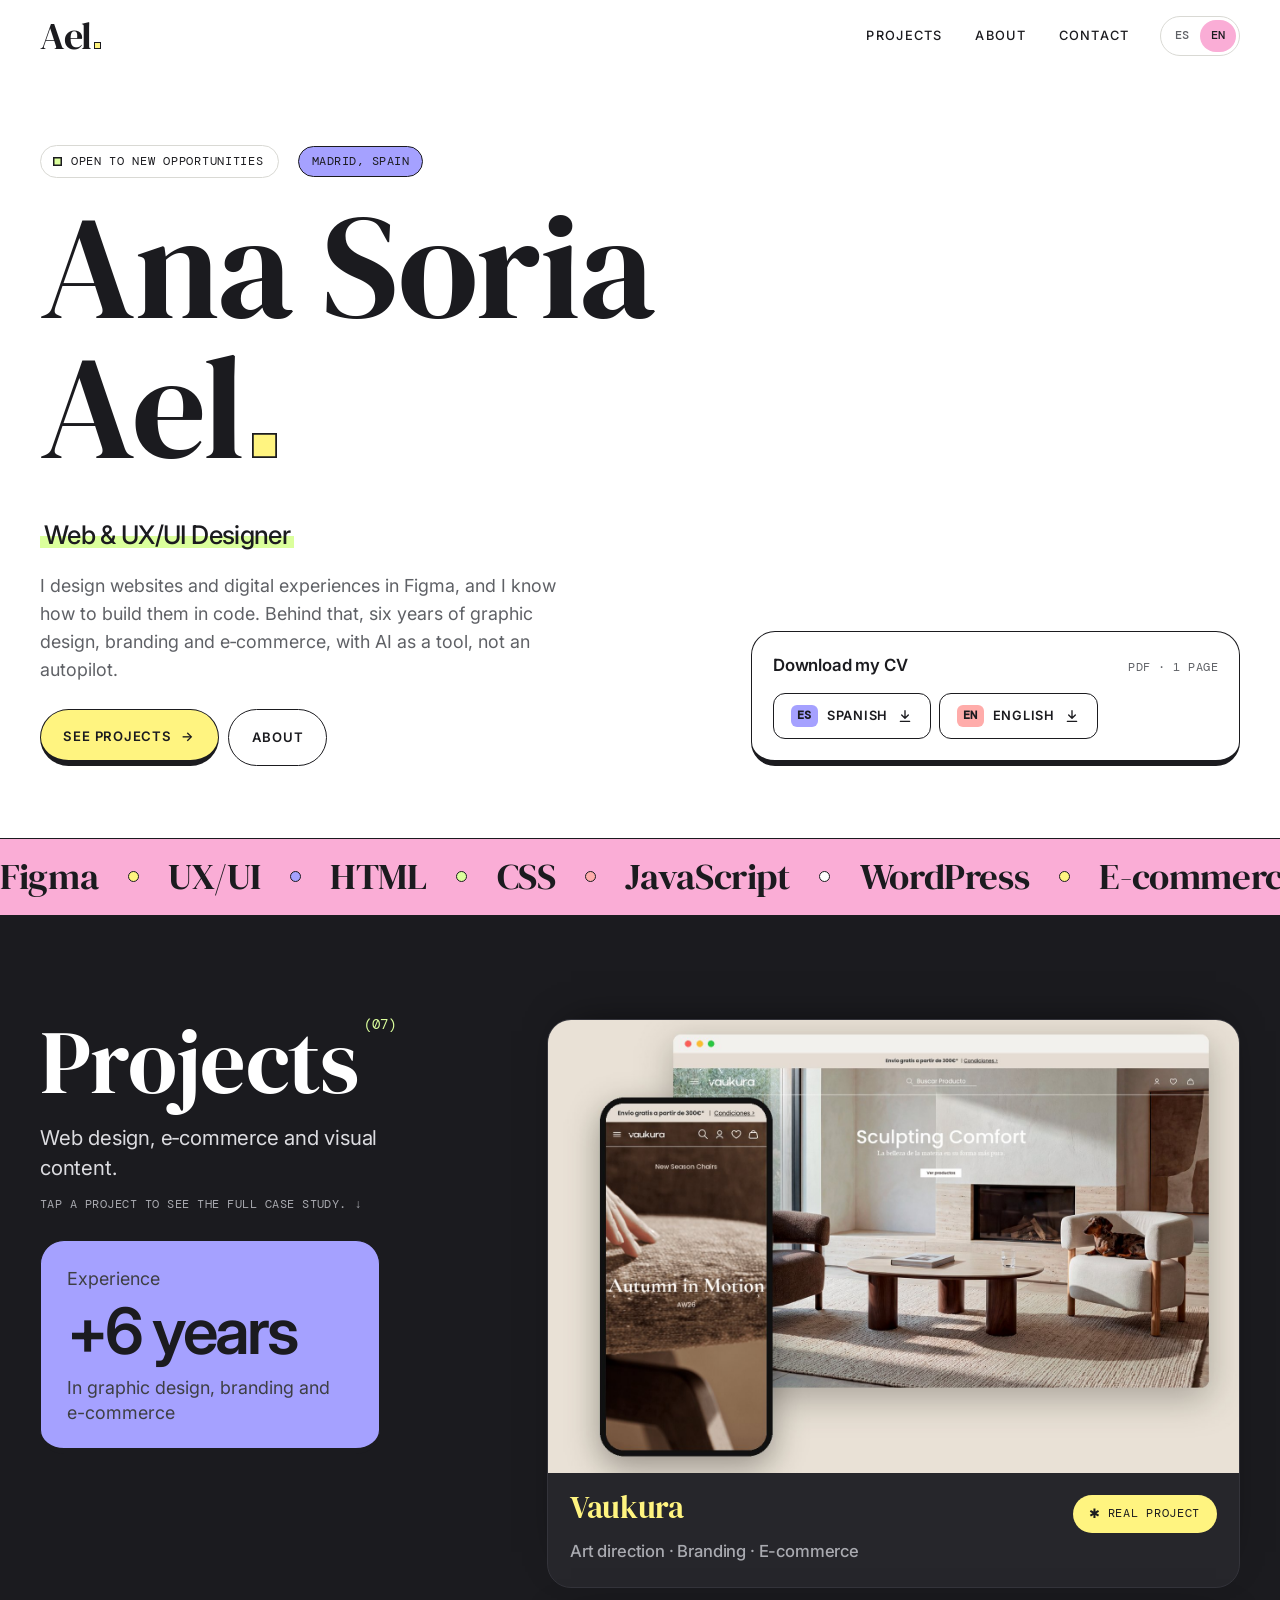
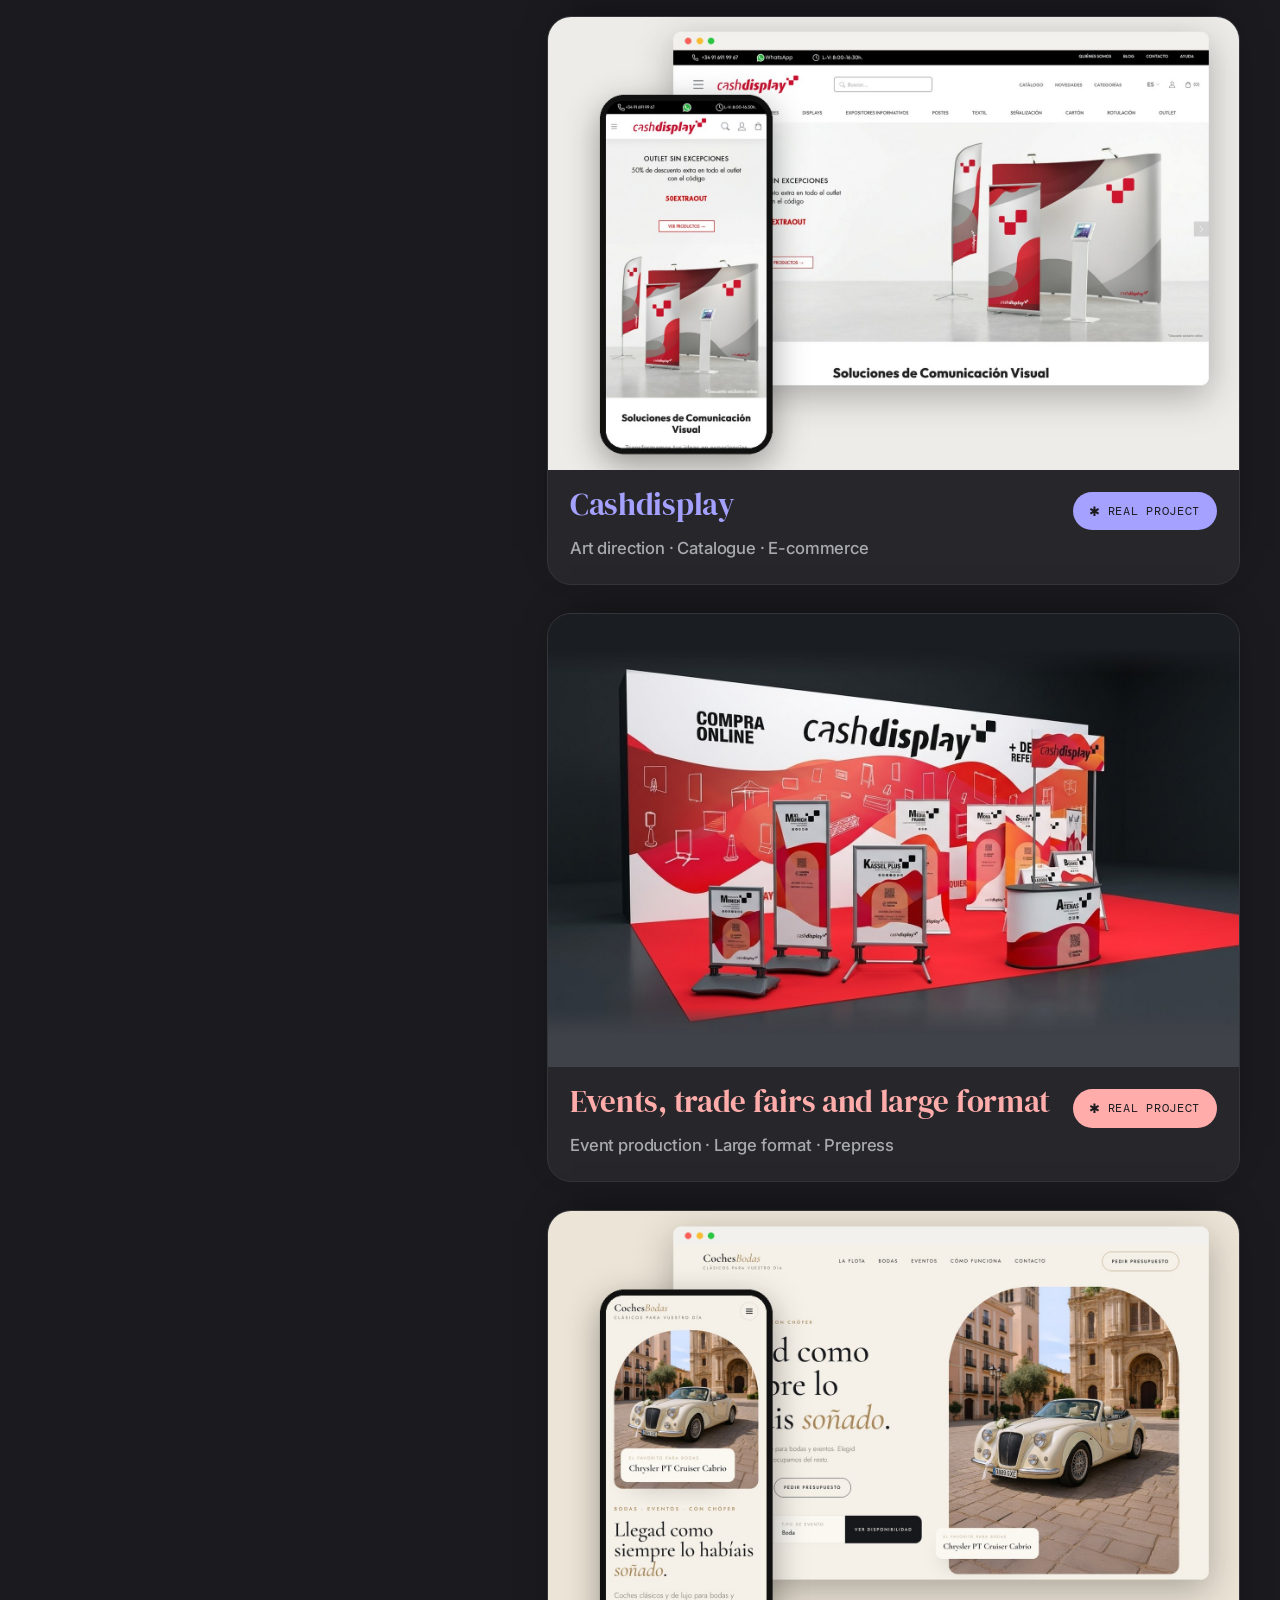
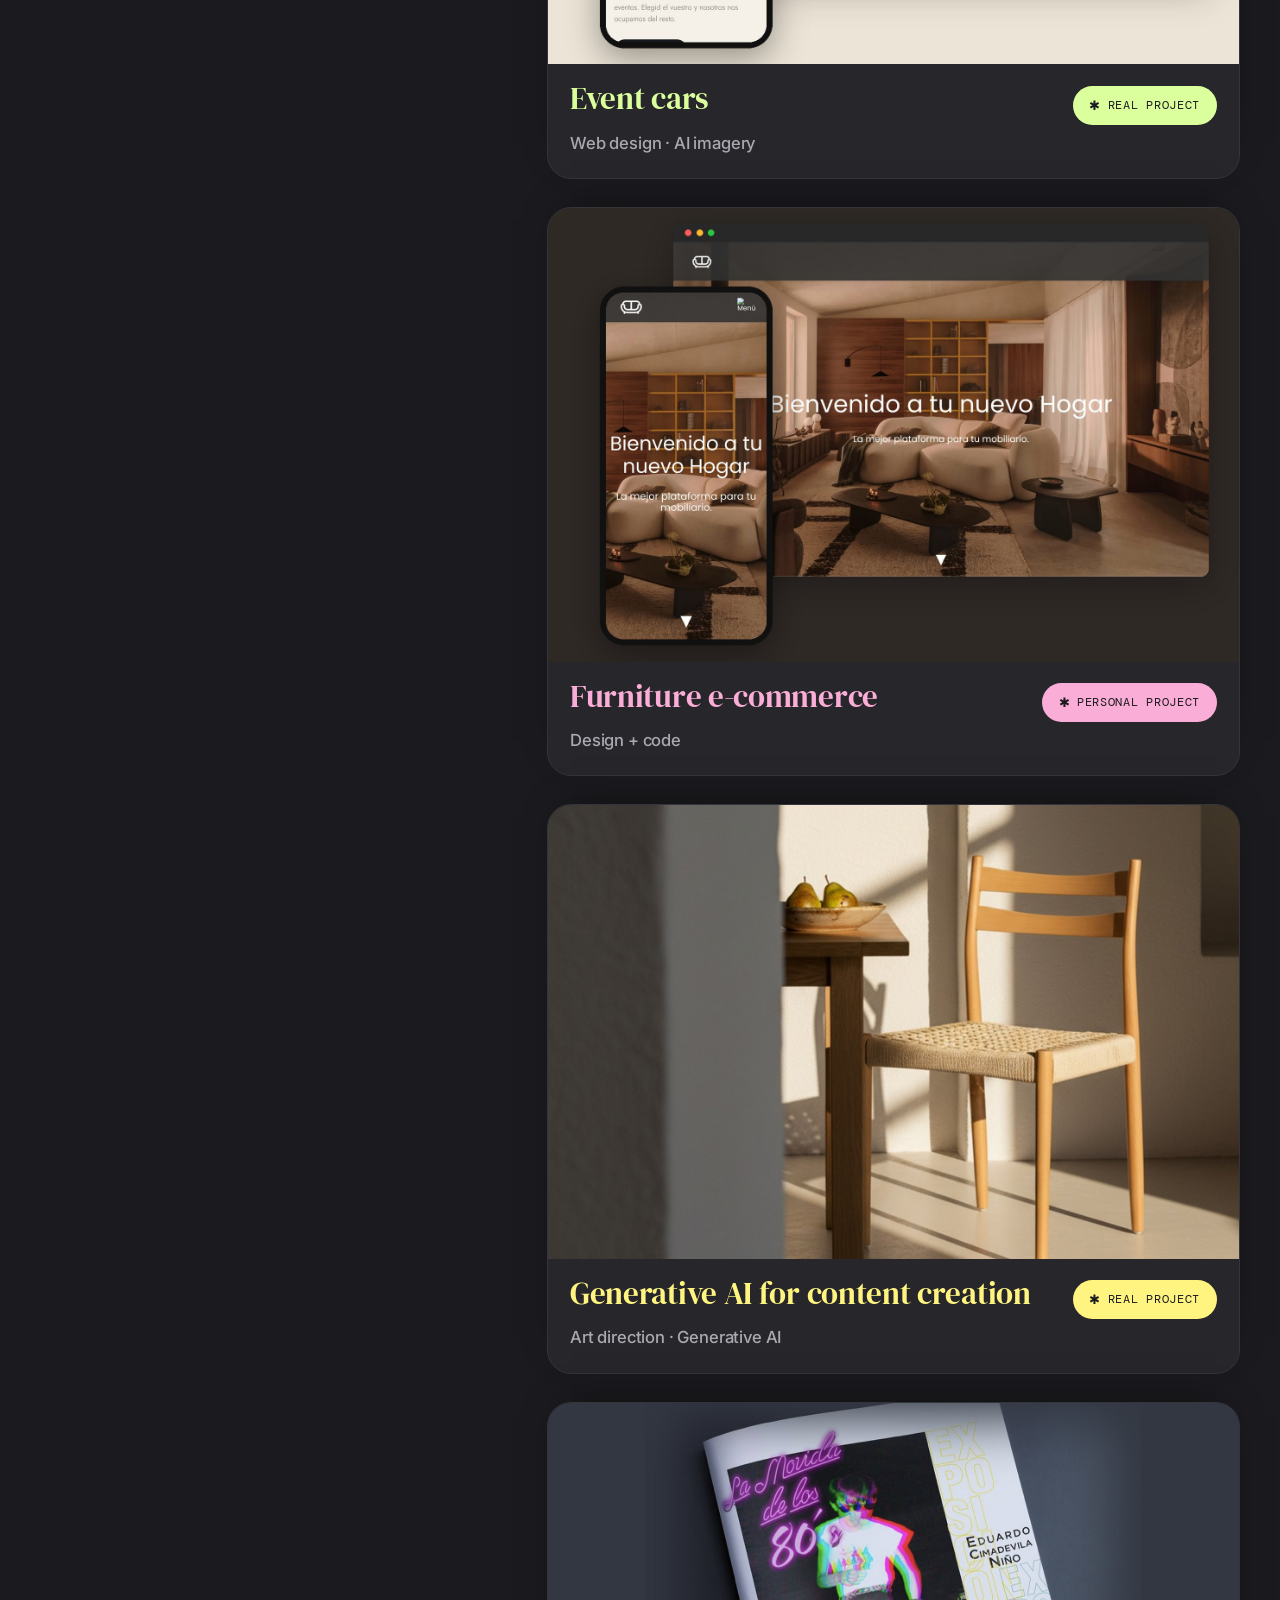
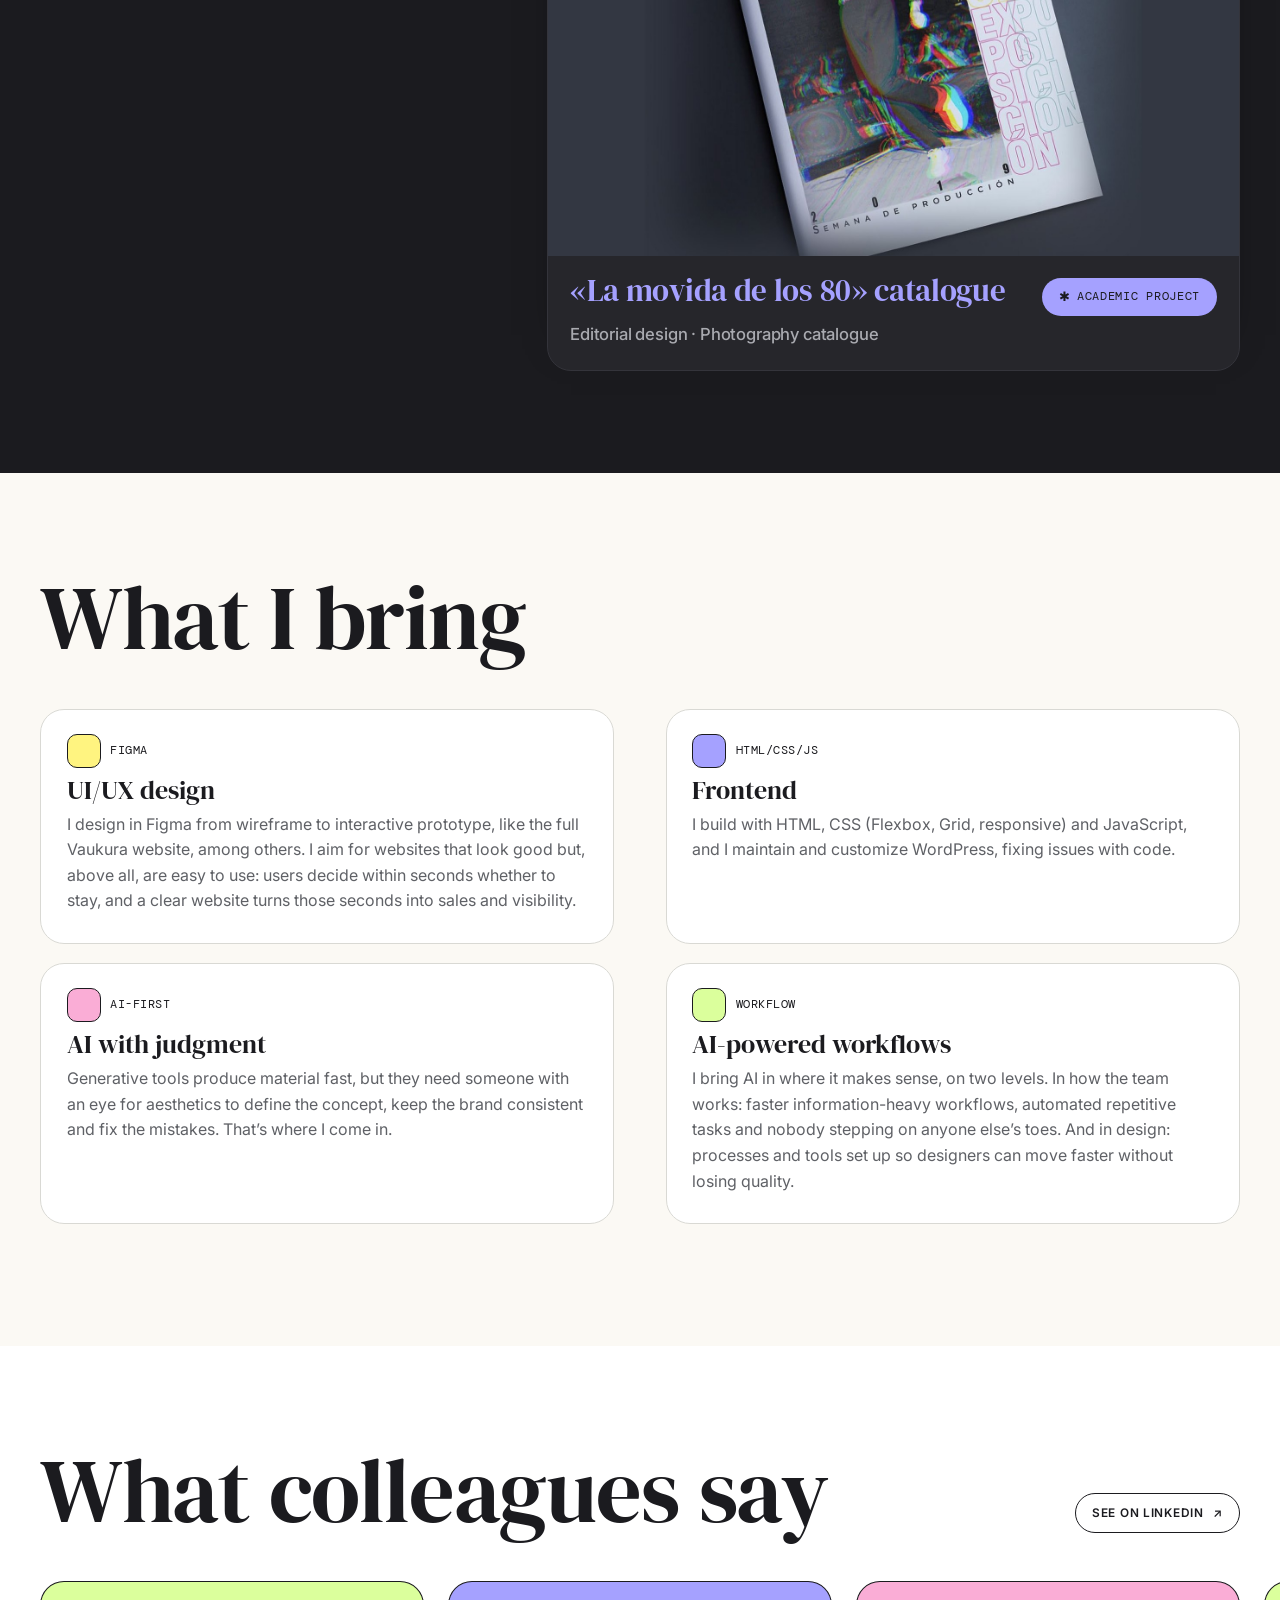
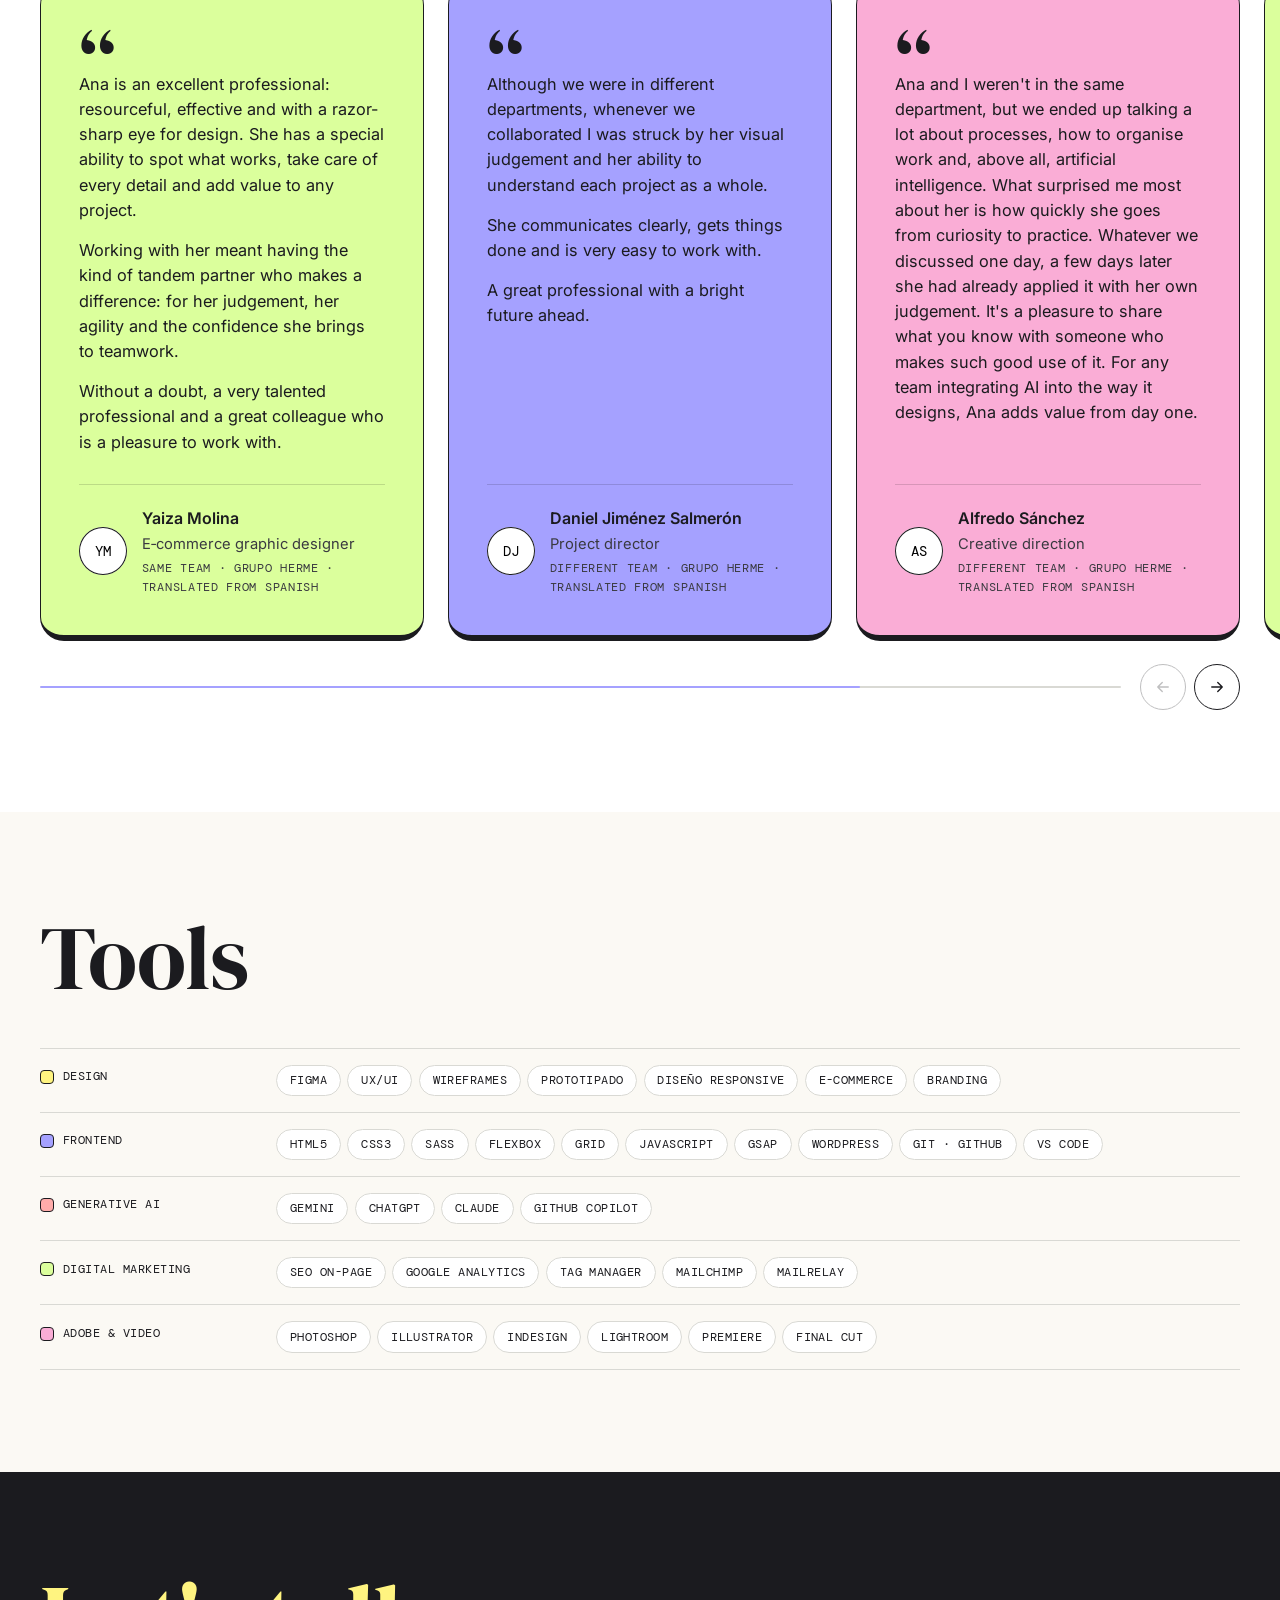
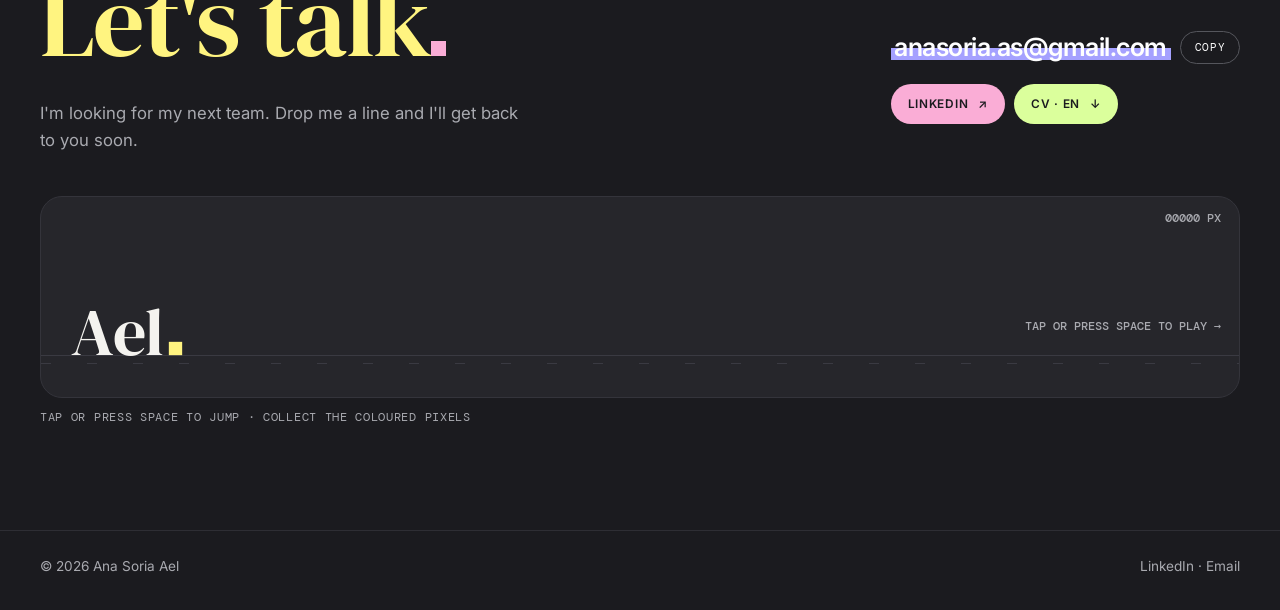
<file: proyectos/vaukura/index.html>
<!DOCTYPE html>
<html lang="es">
<head>
<meta charset="utf-8">
<base href="/">
<meta name="viewport" content="width=device-width, initial-scale=1, viewport-fit=cover">
<title>Vaukura · Dirección de arte, branding y e-commerce · Ana Soria Ael</title>
<meta name="description" content="Dirección de arte y rediseño integral de la marca de mobiliario: identidad visual, tienda online, piezas impresas y digitales, redes sociales y fotografía. La web que diseñé en Figma es la que está publicada hoy.">
<meta name="author" content="Ana Soria Ael">
<meta name="robots" content="index, follow, max-image-preview:large">
<link rel="canonical" href="https://anasoriaael.com/proyectos/vaukura/">
<meta name="theme-color" content="#FFFFFF">
<meta property="og:type" content="website">
<meta property="og:url" content="https://anasoriaael.com/proyectos/vaukura/">
<meta property="og:site_name" content="Ana Soria Ael">
<meta property="og:locale" content="es_ES">
<meta property="og:locale:alternate" content="en_GB">
<meta property="og:title" content="Vaukura · Ana Soria Ael">
<meta property="og:description" content="Dirección de arte y rediseño integral de la marca de mobiliario: identidad visual, tienda online, piezas impresas y digitales, redes sociales y fotografía. La web que diseñé en Figma es la que está publicada hoy.">
<meta property="og:image" content="https://anasoriaael.com/assets/img/og/vaukura.jpg">
<meta property="og:image:width" content="1200">
<meta property="og:image:height" content="630">
<meta property="og:image:alt" content="Vaukura · Ana Soria Ael">
<meta name="twitter:card" content="summary_large_image">
<script type="application/ld+json">
{
 "@context": "https://schema.org",
 "@graph": [
  {
   "@type": "CreativeWork",
   "@id": "https://anasoriaael.com/proyectos/vaukura/#proyecto",
   "name": "Vaukura",
   "description": "Dirección de arte y rediseño integral de la marca de mobiliario: identidad visual, tienda online, piezas impresas y digitales, redes sociales y fotografía. La web que diseñé en Figma es la que está publicada hoy.",
   "url": "https://anasoriaael.com/proyectos/vaukura/",
   "image": [
    "https://anasoriaael.com/assets/img/proyectos/vaukura.jpg",
    "https://anasoriaael.com/assets/img/proyectos/vaukura-figma-menu.jpg",
    "https://anasoriaael.com/assets/img/proyectos/vaukura-figma-categoria.jpg",
    "https://anasoriaael.com/assets/img/proyectos/vaukura-figma-producto.jpg",
    "https://anasoriaael.com/assets/img/proyectos/vaukura-logo-construccion.jpg",
    "https://anasoriaael.com/assets/img/proyectos/vaukura-logo-v.jpg",
    "https://anasoriaael.com/assets/img/proyectos/vaukura-logo-colores.jpg"
   ],
   "keywords": "Dirección de arte, Branding, E-commerce, Figma, UX/UI, RRSS",
   "inLanguage": "es",
   "author": {
    "@id": "https://anasoriaael.com/#ana"
   },
   "creator": {
    "@id": "https://anasoriaael.com/#ana"
   },
   "isPartOf": {
    "@id": "https://anasoriaael.com/#web"
   }
  },
  {
   "@type": "Person",
   "@id": "https://anasoriaael.com/#ana",
   "name": "Ana Soria Ael",
   "alternateName": "ael",
   "jobTitle": "Diseñadora web y UX/UI",
   "description": "Diseñadora web y UX/UI en Madrid, con seis años de experiencia en diseño gráfico, branding, identidad visual y e-commerce.",
   "url": "https://anasoriaael.com/",
   "image": "https://anasoriaael.com/assets/img/og-ael.png",
   "email": "mailto:anasoria.as@gmail.com",
   "address": {
    "@type": "PostalAddress",
    "addressLocality": "Madrid",
    "addressCountry": "ES"
   },
   "sameAs": [
    "https://www.linkedin.com/in/anasoriaael"
   ],
   "knowsAbout": [
    "Diseño gráfico",
    "Branding",
    "Identidad visual",
    "Diseño UX/UI",
    "Diseño web",
    "E-commerce",
    "Dirección de arte",
    "Diseño editorial",
    "Figma",
    "HTML",
    "CSS",
    "JavaScript",
    "IA generativa"
   ],
   "knowsLanguage": [
    "es",
    "en"
   ],
   "alumniOf": [
    {
     "@type": "EducationalOrganization",
     "name": "LABASAD"
    },
    {
     "@type": "EducationalOrganization",
     "name": "IES Puerta Bonita"
    }
   ]
  },
  {
   "@type": "WebSite",
   "@id": "https://anasoriaael.com/#web",
   "url": "https://anasoriaael.com/",
   "name": "Ana Soria Ael"
  },
  {
   "@type": "BreadcrumbList",
   "itemListElement": [
    {
     "@type": "ListItem",
     "position": 1,
     "name": "Ana Soria Ael",
     "item": "https://anasoriaael.com/"
    },
    {
     "@type": "ListItem",
     "position": 2,
     "name": "Vaukura",
     "item": "https://anasoriaael.com/proyectos/vaukura/"
    }
   ]
  }
 ]
}
</script>
<link rel="icon" type="image/png" sizes="192x192" href="assets/img/favicon-192.png">
<link rel="apple-touch-icon" href="assets/img/apple-touch-icon.png">
<link rel="preconnect" href="https://fonts.googleapis.com">
<link rel="preconnect" href="https://fonts.gstatic.com" crossorigin>
<link rel="stylesheet" href="https://fonts.googleapis.com/css2?family=DM+Mono:wght@400;500&family=DM+Serif+Display:ital@0;1&family=Inter:wght@400;500;600&display=swap">
<link rel="stylesheet" href="assets/css/style.css?v=a1c44c32">
<link rel="expect" href="#ael-end" blocking="render">
<script>
  /* Aplica el idioma guardado antes de pintar, para evitar parpadeos */
  (function () {
    var d = document.documentElement;
    var l = null;
    try {
      l = localStorage.getItem('ael-lang');
    } catch (e) {}
    if (l !== 'es' && l !== 'en') l = /^es/i.test(navigator.language || 'es') ? 'es' : 'en';
    d.setAttribute('lang', l);
  })();
</script>
<script>
  /* Contador de visitas: Cloudflare Web Analytics (sin cookies ni datos personales).
     Las visitas de Ana no cuentan: anasoriaael.com/?soy-ana marca este dispositivo
     y anasoriaael.com/?no-soy-ana lo desmarca. */
  (function () {
    var TOKEN = '99f17e9b26ac4660b8db816873d00c22';   // token de Cloudflare → Web Analytics (vacío = contador apagado)
    try {
      var q = location.search;
      if (/[?&](no-)?soy-ana\b/.test(q)) {
        if (/[?&]soy-ana\b/.test(q)) localStorage.setItem('ael-soy-ana', '1');
        else localStorage.removeItem('ael-soy-ana');
        history.replaceState(history.state, '', location.pathname + location.hash);
      }
      if (localStorage.getItem('ael-soy-ana')) return;
    } catch (e) {}
    if (!TOKEN || location.hostname.indexOf('anasoriaael.com') === -1) return;
    var s = document.createElement('script');
    s.type = 'module';   // igual que el código que da Cloudflare
    s.src = 'https://static.cloudflareinsights.com/beacon.min.js';
    s.setAttribute('data-cf-beacon', JSON.stringify({ token: TOKEN }));
    document.head.appendChild(s);
  })();
</script>
</head>
<body>
<!--AEL:BODY-->
<a class="skip" href="/proyectos/vaukura/#app">Saltar al contenido</a>

<header class="topbar" id="topbar">
  <div class="wrap topbar-in">
    <a class="brand" href="#inicio" aria-label="Ana Soria, inicio">
      <span class="logo-word" aria-hidden="true">Ael<i></i></span>
    </a>

    <nav class="nav" id="nav" aria-label="Principal">
      <a href="#proyectos" data-route="proyectos" data-i18n="nav_projects">Proyectos</a>
      <a href="sobre-mi/" data-route="sobre-mi" data-i18n="nav_about">Sobre mí</a>
      <a href="#contacto" data-route="contacto" data-i18n="nav_contact">Contacto</a>
    </nav>

    <div class="controls">
      <div class="seg" role="group" aria-label="Idioma / Language">
        <button type="button" id="lang-es" data-lang="es" aria-pressed="true">ES</button>
        <button type="button" id="lang-en" data-lang="en" aria-pressed="false">EN</button>
      </div>
      <button type="button" class="menu-btn" id="menu-btn" aria-expanded="false" aria-controls="nav">
        <span class="bars" aria-hidden="true"></span><span class="sr" data-i18n="menu">Menú</span>
      </button>
    </div>
  </div>
</header>

<main id="app" tabindex="-1" data-prerender="6njh9o"><article class="wrap"><header class="case-head"><a class="back" href="#proyectos">← Todos los proyectos</a><span class="mono slash">Dirección de arte · Branding · E-commerce</span><h1 class="case-title">Vaukura</h1><p class="lead">Dirección de arte y rediseño integral de la marca de mobiliario: identidad visual, tienda online, piezas impresas y digitales, redes sociales y fotografía. La web que diseñé en Figma es la que está publicada hoy.</p><div class="actions" style="margin-top:.4rem"><a class="btn btn-primary" href="https://www.vaukura.com" target="_blank" rel="noopener">Ver la web publicada <span class="arr">↗</span></a></div><div class="case-meta"><div><span class="mono muted">Cliente</span><b>Vaukura · Grupo Herme</b></div><div><span class="mono muted">Rol</span><b>Directora de Arte &amp; Diseñadora Gráfica Senior</b></div><div><span class="mono muted">Herramientas</span><b>Figma, Photoshop, Lightroom, Nano Banana, SEO on-page</b></div></div><div class="case-stats"><div class="case-stat"><strong>~400</strong><span>productos en catálogo</span></div><div class="case-stat"><strong>5</strong><span>años dirigiendo la imagen de la marca</span></div></div></header><div class="webview" data-mode="desktop"><div class="webview-bar"><span class="webview-dots" aria-hidden="true"><i></i><i></i><i></i></span><span class="webview-url">vaukura.com</span><div class="seg webview-toggle" role="group" aria-label="Vista"><button type="button" data-view="desktop" aria-pressed="true">Escritorio</button><button type="button" data-view="mobile" aria-pressed="false">Móvil</button></div></div><div class="webview-screen webview-desktop" tabindex="0" aria-label="Haz scroll dentro de la ventana para recorrer la web"><img src="assets/img/proyectos/web/vaukura-figma-escritorio-01.jpg" alt="vaukura.com" decoding="async"><img src="assets/img/proyectos/web/vaukura-figma-escritorio-02.jpg" alt="" decoding="async"><img src="assets/img/proyectos/web/vaukura-figma-escritorio-03.jpg" alt="" loading="lazy" decoding="async"><img src="assets/img/proyectos/web/vaukura-figma-escritorio-04.jpg" alt="" loading="lazy" decoding="async"><img src="assets/img/proyectos/web/vaukura-figma-escritorio-05.jpg" alt="" loading="lazy" decoding="async"></div><div class="webview-phone"><div class="webview-screen webview-mobile" tabindex="0" aria-label="Haz scroll dentro de la ventana para recorrer la web"><img src="assets/img/proyectos/web/vaukura-figma-movil-01.jpg" alt="vaukura.com" decoding="async"><img src="assets/img/proyectos/web/vaukura-figma-movil-02.jpg" alt="" decoding="async"><img src="assets/img/proyectos/web/vaukura-figma-movil-03.jpg" alt="" loading="lazy" decoding="async"><img src="assets/img/proyectos/web/vaukura-figma-movil-04.jpg" alt="" loading="lazy" decoding="async"><img src="assets/img/proyectos/web/vaukura-figma-movil-05.jpg" alt="" loading="lazy" decoding="async"><img src="assets/img/proyectos/web/vaukura-figma-movil-06.jpg" alt="" loading="lazy" decoding="async"></div></div></div><p class="webview-hint mono">↕ Haz scroll dentro de la ventana para recorrer la web</p><div class="case-sections"><section class="case-sec"><h2>Contexto</h2><div><p>Vaukura vende online mobiliario, iluminación y decoración de estilo nórdico e industrial, con un catálogo de unos 400 productos. El objetivo era una web más visual y atractiva, en la que el producto fuera el protagonista.</p></div></section><section class="case-sec"><h2>Estrategia y dirección visual</h2><div><p>Me ocupé de la gestión integral de la identidad visual de Vaukura. Rediseñé la marca con una estrategia clara: un universo visual limpio, sofisticado y de estética nórdica, pensado para que la tienda online convierta.</p></div></section><section class="case-sec"><h2>Web y e-commerce</h2><div><p>Diseñé en Figma la estructura y la interfaz completas de la web y coordiné su implementación con el equipo de desarrollo externo. En el día a día decidía cómo se presentaba cada producto: el orden de las fotos, qué cualidades destacar y el SEO on-page de cada ficha.</p></div></section><section class="case-sec"><h2>Del Figma a la web</h2><div><p>Diseñé en Figma todas las plantillas de la tienda antes de pasarlas a desarrollo: la home, el menú con todo el árbol de categorías, las páginas de categoría con accesos visuales a cada subcategoría y filtros, y la ficha de producto con galería, variantes de color y tamaño, precios por volumen, medidas y productos para combinar. Al final de la página puedes ver algunas de las pantallas originales.</p></div></section><section class="case-sec"><h2>Logotipo</h2><div><p>Creé el logotipo de Vaukura: un logotipo tipográfico en minúsculas, con una v construida con tres piezas. Es el que hoy firma la web y las redes de la marca.</p></div></section><section class="case-sec"><h2>Diseño editorial y piezas 360°</h2><div><ul class="bullets"><li>Maquetación de catálogos promocionales impresos</li><li>Campañas de newsletters informativas</li><li>Creatividades digitales para varias plataformas: banners y publicidad</li></ul></div></section><section class="case-sec"><h2>Redes sociales</h2><div><p>Llevé la dirección visual del canal de Instagram (@vaukura), cuidando la coherencia cromática y compositiva de todo el feed para que se viera como una sola marca.</p></div></section><section class="case-sec"><h2>Fotografía y sets</h2><div><p>Ideé la estética de los sets de fotografía de producto y dirigí el estilo de las sesiones. Las fotos de producto con fondo blanco las hacía junto a mi compañera, y las editábamos con un método que creé para Vaukura: fondo blanco, pero con una sombra suave y concreta del producto en el suelo, para que nada pareciera plano ni recortado. Además, llevé las fotos de ambiente del estudio a la IA generativa (Nano Banana), manteniendo la misma dirección de arte.</p></div></section><section class="case-sec"><h2>Proceso</h2><div><ul class="bullets"><li>Estructura y navegación del catálogo</li><li>Diseño de la interfaz en Figma</li><li>Fichas de producto: orden de fotos y atributos clave</li><li>Seguimiento de la implementación con desarrollo</li></ul></div></section><section class="case-sec"><h2>Resultado</h2><div><p>Es la web publicada hoy en vaukura.com. Las ventas empezaron a subir a medida que la tienda se volvía más visual y atractiva.</p></div></section></div><div class="gallery"><img src="assets/img/proyectos/vaukura-figma-menu.jpg" alt="Vaukura" loading="lazy" onload="if(this.naturalWidth/this.naturalHeight&gt;1)this.classList.add('wide')" class="wide"><img src="assets/img/proyectos/vaukura-figma-categoria.jpg" alt="Vaukura" loading="lazy" onload="if(this.naturalWidth/this.naturalHeight&gt;1)this.classList.add('wide')"><img src="assets/img/proyectos/vaukura-figma-producto.jpg" alt="Vaukura" loading="lazy" onload="if(this.naturalWidth/this.naturalHeight&gt;1)this.classList.add('wide')"><img src="assets/img/proyectos/vaukura-logo-construccion.jpg" alt="Vaukura" loading="lazy" onload="if(this.naturalWidth/this.naturalHeight&gt;1)this.classList.add('wide')" class="wide"><img src="assets/img/proyectos/vaukura-logo-v.jpg" alt="Vaukura" loading="lazy" onload="if(this.naturalWidth/this.naturalHeight&gt;1)this.classList.add('wide')"><img src="assets/img/proyectos/vaukura-logo-colores.jpg" alt="Vaukura" loading="lazy" onload="if(this.naturalWidth/this.naturalHeight&gt;1)this.classList.add('wide')"><img src="assets/img/proyectos/vaukura-producto.jpg" alt="Vaukura" loading="lazy" onload="if(this.naturalWidth/this.naturalHeight&gt;1)this.classList.add('wide')" class="wide"><img src="assets/img/proyectos/vaukura-instagram.jpg" alt="Vaukura" loading="lazy" onload="if(this.naturalWidth/this.naturalHeight&gt;1)this.classList.add('wide')" class="wide"></div><a class="next" href="proyectos/cashdisplay/" data-cursor="view"><span class="mono">Siguiente proyecto</span><span class="big">Cashdisplay<span class="arrow" aria-hidden="true">→</span></span></a></article><section class="section contact" id="contacto"><div class="wrap"><div class="contact-grid"><h2 class="contact-big">¿Hablamos?<span class="sq" aria-hidden="true"></span></h2><div class="mail-row"><a class="mail" href="mailto:anasoria.as@gmail.com"><span><span>anasoria.as@gmail.com</span></span></a><button type="button" class="copy-btn" id="copy-mail" data-copy="anasoria.as@gmail.com">Copiar</button></div><p class="contact-text">Estoy buscando mi siguiente equipo. Escríbeme y te respondo pronto.</p><div class="ael-game"><div class="ael-game-box"><canvas tabindex="0" aria-label="Juego Pixel run: toca o pulsa espacio para saltar" width="1198" height="200" style="height: 200px;"></canvas><div class="ael-game-over" hidden=""><div class="ael-game-card"><p class="ael-game-title"></p><p class="ael-game-sub"></p><div class="ael-game-row"><button type="button" class="btn btn-primary btn-sm ael-game-again">Otra vez</button><a class="btn btn-sm ael-game-team" href="mailto:anasoria.as@gmail.com">¿Jugamos en el mismo equipo?</a></div></div></div></div><p class="ael-game-cap">Toca o pulsa espacio para saltar · Recoge los píxeles de colores</p></div><div class="contact-links"><a class="btn btn-ghost btn-sm" href="https://www.linkedin.com/in/anasoriaael" target="_blank" rel="noopener">LinkedIn <span class="arr">↗</span></a><a class="btn btn-ghost btn-sm" href="cv/CV_Ana_Soria_Ael_ES.pdf" download="">CV · ES <span class="arr">↓</span></a></div></div></div></section></main>

<footer class="footer" id="footer"><div class="wrap footer-in"><span>© 2026 Ana Soria Ael</span><span><a href="https://www.linkedin.com/in/anasoriaael" target="_blank" rel="noopener">LinkedIn</a> · <a href="mailto:anasoria.as@gmail.com">Email</a></span></div></footer>

<div class="cursor-glow" aria-hidden="true"></div>
<div class="cursor-ring" aria-hidden="true"><span></span></div>
<div class="cursor-dot" aria-hidden="true"></div>

<script src="assets/js/app.js?v=152650e1"></script>
<span id="ael-end" hidden></span>
<!--/AEL:BODY-->
</body>
</html>
</file>
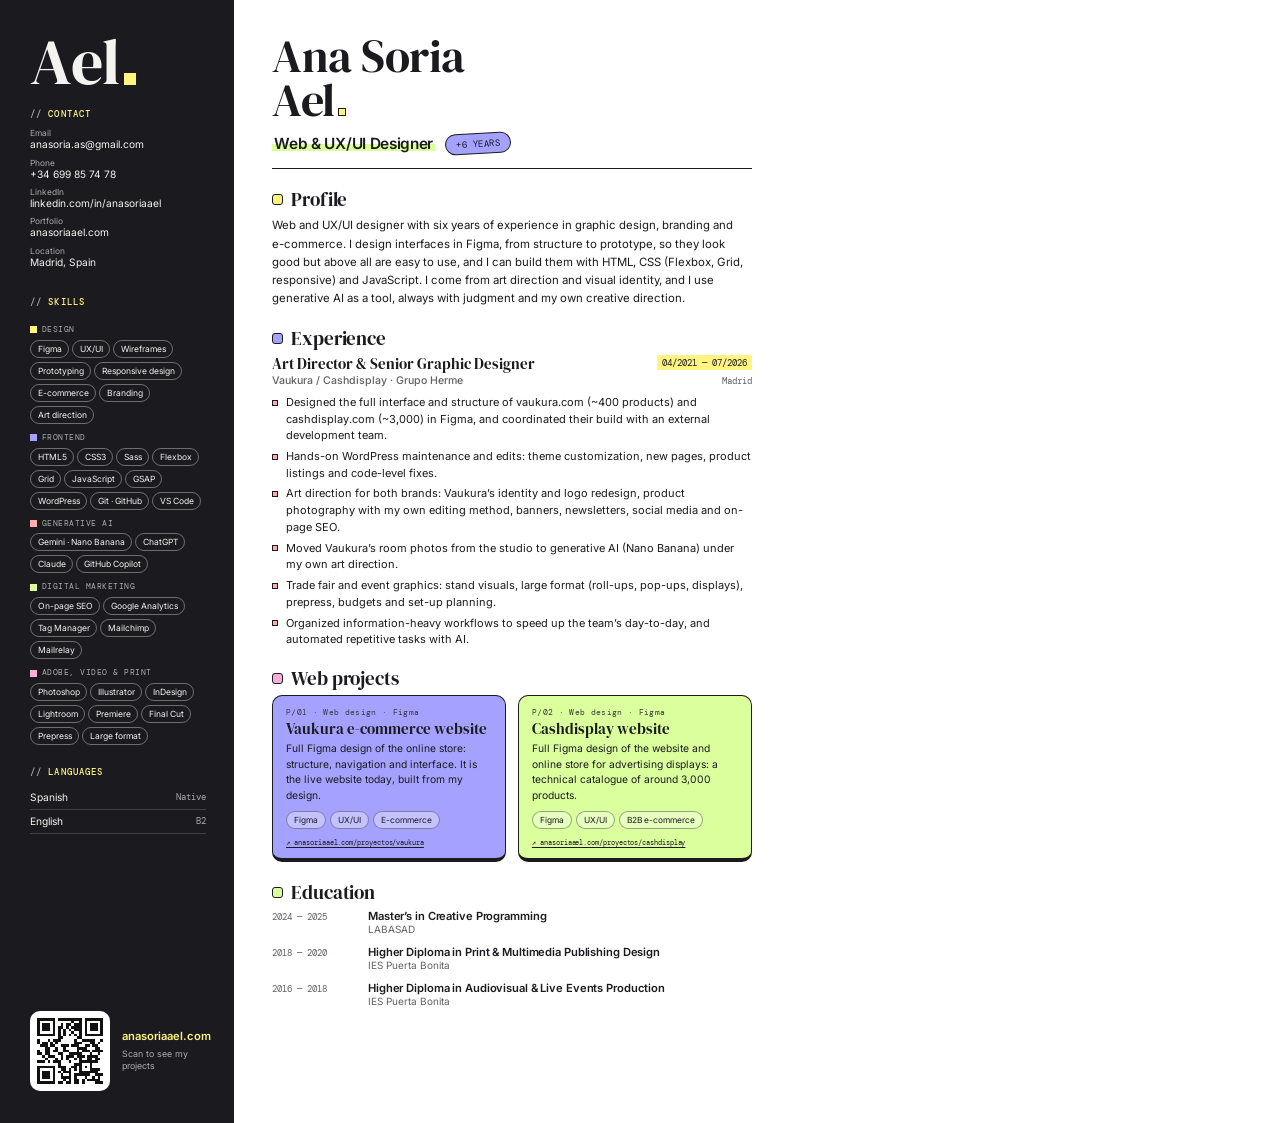
<file: tools/cv/cv_en.html>
<!DOCTYPE html><html lang="en"><head><meta charset="utf-8"><title>Ana Soria Ael · Web &amp; UX/UI Designer</title>
<link rel="stylesheet" href="https://fonts.googleapis.com/css2?family=DM+Mono:wght@400;500&family=DM+Serif+Display&family=Inter:wght@400;500;600&display=swap">
<style>
/* Mismo estilo que anasoriaael.com: DM Serif Display (titulares), Inter (texto), DM Mono (etiquetas),
   barra lateral oscura y los pasteles de la web (amarillo, lila, rosa, coral y lima). */
@page { size: 210mm 297mm; margin: 0; }   /* la hoja mide exactamente lo mismo que el diseño (sin línea blanca) */
* { box-sizing: border-box; margin: 0; padding: 0; }
:root { --ink: #1B1B1F; --muted: #5F6166; --side: #1B1B1F; --side-ink: #F4F3EF; --side-muted: #A9AAB0; --line: #D9D9D4;
        --y: #FFF480; --lav: #A5A1FF; --pink: #FAADD6; --coral: #FFACAA; --lime: #DBFF9C; --cream: #FBF9F4;
        --serif: 'DM Serif Display', Georgia, serif; --sans: 'Inter', Arial, sans-serif; --mono: 'DM Mono', 'DejaVu Sans Mono', monospace; }
html, body { width: 210mm; height: 297mm; }
body { font-family: var(--sans); color: var(--ink); background: #fff; -webkit-print-color-adjust: exact; print-color-adjust: exact; -webkit-font-smoothing: antialiased; }
a { color: inherit; text-decoration: none; }
.page { display: grid; grid-template-columns: 234px 1fr; width: 210mm; height: 297mm; overflow: hidden; }

/* ---- barra lateral (oscura, como el pie de la web) ---- */
.side { background: var(--side); color: var(--side-ink); padding: 36px 28px 32px 30px; display: flex; flex-direction: column; }
.logo { font-family: var(--serif); font-size: 64px; line-height: .8; display: flex; align-items: flex-end; gap: 4px; color: var(--side-ink); }
.logo i { display: block; width: 12px; height: 12px; background: var(--y); margin-bottom: 2px; }
.foto { width: 104px; height: 104px; border-radius: 50%; object-fit: cover; display: block; box-shadow: 0 0 0 3px var(--y); }
.side h2 { font-family: var(--mono); font-weight: 500; font-size: 9.2px; line-height: 1.2; letter-spacing: .12em; text-transform: uppercase; color: var(--y); margin: 22px 0 8px; }
.side h2::before { content: '// '; color: var(--side-muted); }
.contact dt { font-size: 8.4px; color: var(--side-muted); line-height: 1.2; }
.contact dd { font-size: 10.2px; line-height: 1.3; margin-bottom: 6px; }
.group { font-family: var(--mono); font-size: 8.2px; letter-spacing: .06em; text-transform: uppercase; line-height: 1.2; color: var(--side-muted); margin: 9px 0 5px; display: flex; align-items: center; gap: 5px; }
.group::before { content: ''; width: 7px; height: 7px; background: var(--y); flex: none; }
.group:nth-of-type(5n+2)::before { background: var(--lav); }
.group:nth-of-type(5n+3)::before { background: var(--coral); }
.group:nth-of-type(5n+4)::before { background: var(--lime); }
.group:nth-of-type(5n)::before { background: var(--pink); }
.chips { display: flex; flex-wrap: wrap; gap: 4px 3px; }
.chip { font-size: 8.5px; line-height: 1; padding: 4px 6.5px 3.5px; border: 1px solid rgba(244,243,239,.38); border-radius: 999px; white-space: nowrap; }
.langs div { display: flex; justify-content: space-between; font-size: 10.2px; padding: 5px 0 6px; border-bottom: 1px solid rgba(244,243,239,.16); }
.langs div span:last-child { font-family: var(--mono); font-size: 9px; color: var(--side-muted); }
.qr { margin-top: auto; display: flex; align-items: center; gap: 12px; }
.qr-img { width: 80px; height: 80px; background: #fff; border-radius: 10px; padding: 7px; flex: none; }
.qr-img img { width: 100%; height: 100%; display: block; image-rendering: pixelated; }
.qr strong { display: block; color: var(--y); font-weight: 600; font-size: 11.2px; margin-bottom: 3px; }
.qr span { display: block; font-size: 8.9px; color: var(--side-muted); line-height: 1.35; }

/* ---- columna principal ---- */
.main { padding: 34px 42px 30px 38px; display: flex; flex-direction: column; }
.name { font-family: var(--serif); font-weight: 400; font-size: 46px; line-height: .95; letter-spacing: -.01em; }
.name span { display: flex; align-items: flex-end; gap: 3px; }
.name i { display: block; width: 8px; height: 8px; background: var(--y); box-shadow: inset 0 0 0 1px var(--ink); margin-bottom: 5px; }
.headline { display: flex; align-items: center; gap: 10px; margin-top: 12px; padding-bottom: 14px; border-bottom: 1px solid var(--ink); }
/* rotulador lima detrás del rol, con esquinas rectas como en la web (bloque sólido: se ve igual en cualquier visor de PDF) */
.role { font-size: 15.4px; font-weight: 600; letter-spacing: -.02em; }
/* subrayado «hecho a mano» como en la web: franja lima en la mitad de abajo del texto que asoma por los lados */
.role span { background: linear-gradient(transparent 55%, var(--lime) 55%, var(--lime) 92%, transparent 92%); padding: 0 .15em; -webkit-box-decoration-break: clone; box-decoration-break: clone; }
.badge { font-family: var(--mono); font-size: 9.2px; letter-spacing: .06em; text-transform: uppercase; background: var(--lav); color: var(--ink); border: 1px solid var(--ink); border-radius: 999px; padding: 4px 10px 3px; transform: rotate(-3deg); }
.sec { margin-top: 21px; }
.sec-h { display: flex; align-items: center; gap: 8px; margin-bottom: 7px; }
.sq { width: 11px; height: 11px; border: 1px solid var(--ink); border-radius: 3px; flex: none; }
.sec-h h2 { font-family: var(--serif); font-weight: 400; font-size: 19px; line-height: 1; letter-spacing: -.005em; }
.profile { font-size: 11.4px; line-height: 1.6; }
.nw { white-space: nowrap; }
.job-top { display: grid; grid-template-columns: 1fr auto; align-items: start; column-gap: 10px; }
.job h3 { font-family: var(--serif); font-weight: 400; font-size: 15px; line-height: 1.15; }
.dates { font-family: var(--mono); font-size: 8.8px; background: var(--y); padding: 2px 5px 1px; justify-self: end; }
.org { font-size: 10.6px; color: var(--muted); font-weight: 500; margin-top: 2px; }
.place { font-family: var(--mono); font-size: 8.6px; color: var(--muted); text-align: right; margin-top: 3px; }
.job ul { list-style: none; margin-top: 7px; display: grid; gap: 4px; }
.job li { position: relative; padding-left: 14px; font-size: 11px; line-height: 1.52; }
.job li::before { content: ''; position: absolute; left: 0; top: .52em; width: 6px; height: 6px; background: var(--coral); box-shadow: inset 0 0 0 1px var(--ink); }
.cards { display: grid; grid-template-columns: 1fr 1fr; gap: 12px; }
/* tarjetas «pegatina», como las recomendaciones de la web: borde fino que abajo es más grueso */
.card { border: 1px solid var(--ink); border-bottom-width: 4px; border-radius: 10px; padding: 11px 13px 11px; display: flex; flex-direction: column; }
.card:nth-child(1) { background: var(--lav); }
.card:nth-child(2) { background: var(--lime); }
.card .tag { font-family: var(--mono); font-size: 8.4px; letter-spacing: .04em; color: #3A3A40; }
.card h3 { font-family: var(--serif); font-weight: 400; font-size: 15px; line-height: 1.1; margin-top: 3px; }
.card p { font-size: 10.3px; line-height: 1.5; margin-top: 4px; }
.card .chips { margin-top: 8px; gap: 4px; }
.card .chip { border-color: rgba(27,27,31,.4); color: var(--ink); background: rgba(255,255,255,.35); font-size: 8.4px; padding: 4px 7px 3.5px; }
.card .link { font-family: var(--mono); font-size: 7.4px; letter-spacing: -.01em; margin-top: auto; padding-top: 9px; text-decoration: underline; text-underline-offset: 2px; word-break: break-all; }
.edu { display: grid; gap: 10px; }
.edu div { display: grid; grid-template-columns: 96px 1fr; align-items: baseline; }
.edu .y { font-family: var(--mono); font-size: 8.8px; color: var(--muted); }
.edu b { display: block; font-size: 11.2px; font-weight: 600; letter-spacing: -.01em; }
.edu small { display: block; font-size: 10px; color: var(--muted); }
</style></head>
<body><div class="page">
<aside class="side">
  <div class="logo" aria-label="Ael.">Ael<i></i></div>
  <h2>Contact</h2>
  <dl class="contact">
    <dt>Email</dt><dd><a href="mailto:anasoria.as@gmail.com">anasoria.as@gmail.com</a></dd>
    <dt>Phone</dt><dd><a href="tel:+34699857478">+34 699 85 74 78</a></dd>
    <dt>LinkedIn</dt><dd><a href="https://www.linkedin.com/in/anasoriaael">linkedin.com/in/anasoriaael</a></dd>
    <dt>Portfolio</dt><dd><a href="https://anasoriaael.com/">anasoriaael.com</a></dd>
    <dt>Location</dt><dd>Madrid, Spain</dd>
  </dl>
  <h2>Skills</h2><p class="group">Design</p><div class="chips"><span class="chip">Figma</span><span class="chip">UX/UI</span><span class="chip">Wireframes</span><span class="chip">Prototyping</span><span class="chip">Responsive design</span><span class="chip">E-commerce</span><span class="chip">Branding</span><span class="chip">Art direction</span></div><p class="group">Frontend</p><div class="chips"><span class="chip">HTML5</span><span class="chip">CSS3</span><span class="chip">Sass</span><span class="chip">Flexbox</span><span class="chip">Grid</span><span class="chip">JavaScript</span><span class="chip">GSAP</span><span class="chip">WordPress</span><span class="chip">Git · GitHub</span><span class="chip">VS Code</span></div><p class="group">Generative AI</p><div class="chips"><span class="chip">Gemini · Nano Banana</span><span class="chip">ChatGPT</span><span class="chip">Claude</span><span class="chip">GitHub Copilot</span></div><p class="group">Digital marketing</p><div class="chips"><span class="chip">On-page SEO</span><span class="chip">Google Analytics</span><span class="chip">Tag Manager</span><span class="chip">Mailchimp</span><span class="chip">Mailrelay</span></div><p class="group">Adobe, video &amp; print</p><div class="chips"><span class="chip">Photoshop</span><span class="chip">Illustrator</span><span class="chip">InDesign</span><span class="chip">Lightroom</span><span class="chip">Premiere</span><span class="chip">Final Cut</span><span class="chip">Prepress</span><span class="chip">Large format</span></div>
  <h2>Languages</h2><div class="langs"><div><span>Spanish</span><span>Native</span></div><div><span>English</span><span>B2</span></div></div>
  <a class="qr" href="https://anasoriaael.com/"><span class="qr-img"><img src="qr-anasoriaael.png" alt=""></span>
    <span><strong>anasoriaael.com</strong><span>Scan to see my projects</span></span></a>
</aside>
<main class="main">
  <h1 class="name"><span>Ana Soria</span><span>Ael<i></i></span></h1>
  <div class="headline"><span class="role"><span>Web &amp; UX/UI Designer</span></span><span class="badge">+6 years</span></div>
  <section class="sec"><div class="sec-h"><span class="sq" style="background:var(--y)"></span><h2>Profile</h2></div><p class="profile">Web and UX/UI designer with six years of experience in graphic design, branding and <span class="nw">e-commerce</span>. I design interfaces in Figma, from structure to prototype, so they look good but above all are easy to use, and I can build them with HTML, CSS (Flexbox, Grid, responsive) and JavaScript. I come from art direction and visual identity, and I use generative AI as a tool, always with judgment and my own creative direction.</p></section>
  <section class="sec"><div class="sec-h"><span class="sq" style="background:var(--lav)"></span><h2>Experience</h2></div><div class="job"><div class="job-top"><h3>Art Director &amp; Senior Graphic Designer</h3><span class="dates">04/2021 — 07/2026</span><span class="org">Vaukura / Cashdisplay · Grupo Herme</span><span class="place">Madrid</span></div><ul><li>Designed the full interface and structure of vaukura.com (~400 products) and cashdisplay.com (~3,000) in Figma, and coordinated their build with an external development team.</li><li>Hands-on WordPress maintenance and edits: theme customization, new pages, product listings and code-level fixes.</li><li>Art direction for both brands: Vaukura’s identity and logo redesign, product photography with my own editing method, banners, newsletters, social media and on-page SEO.</li><li>Moved Vaukura’s room photos from the studio to generative AI (Nano Banana) under my own art direction.</li><li>Trade fair and event graphics: stand visuals, large format (roll-ups, pop-ups, displays), prepress, budgets and set-up planning.</li><li>Organized information-heavy workflows to speed up the team’s day-to-day, and automated repetitive tasks with AI.</li></ul></div></section>
  <section class="sec"><div class="sec-h"><span class="sq" style="background:var(--pink)"></span><h2>Web projects</h2></div><div class="cards"><div class="card"><span class="tag">P/01 · Web design · Figma</span><h3>Vaukura e-commerce website</h3><p>Full Figma design of the online store: structure, navigation and interface. It is the live website today, built from my design.</p><div class="chips"><span class="chip">Figma</span><span class="chip">UX/UI</span><span class="chip">E-commerce</span></div><a class="link" href="https://anasoriaael.com/proyectos/vaukura/">↗ anasoriaael.com/proyectos/vaukura</a></div><div class="card"><span class="tag">P/02 · Web design · Figma</span><h3>Cashdisplay website</h3><p>Full Figma design of the website and online store for advertising displays: a technical catalogue of around 3,000 products.</p><div class="chips"><span class="chip">Figma</span><span class="chip">UX/UI</span><span class="chip">B2B e-commerce</span></div><a class="link" href="https://anasoriaael.com/proyectos/cashdisplay/">↗ anasoriaael.com/proyectos/cashdisplay</a></div></div></section>
  <section class="sec"><div class="sec-h"><span class="sq" style="background:var(--lime)"></span><h2>Education</h2></div><div class="edu"><div><span class="y">2024 — 2025</span><span><b>Master’s in Creative Programming</b><small>LABASAD</small></span></div><div><span class="y">2018 — 2020</span><span><b>Higher Diploma in Print &amp; Multimedia Publishing Design</b><small>IES Puerta Bonita</small></span></div><div><span class="y">2016 — 2018</span><span><b>Higher Diploma in Audiovisual &amp; Live Events Production</b><small>IES Puerta Bonita</small></span></div></div></section>
</main>
</div></body></html>
</file>
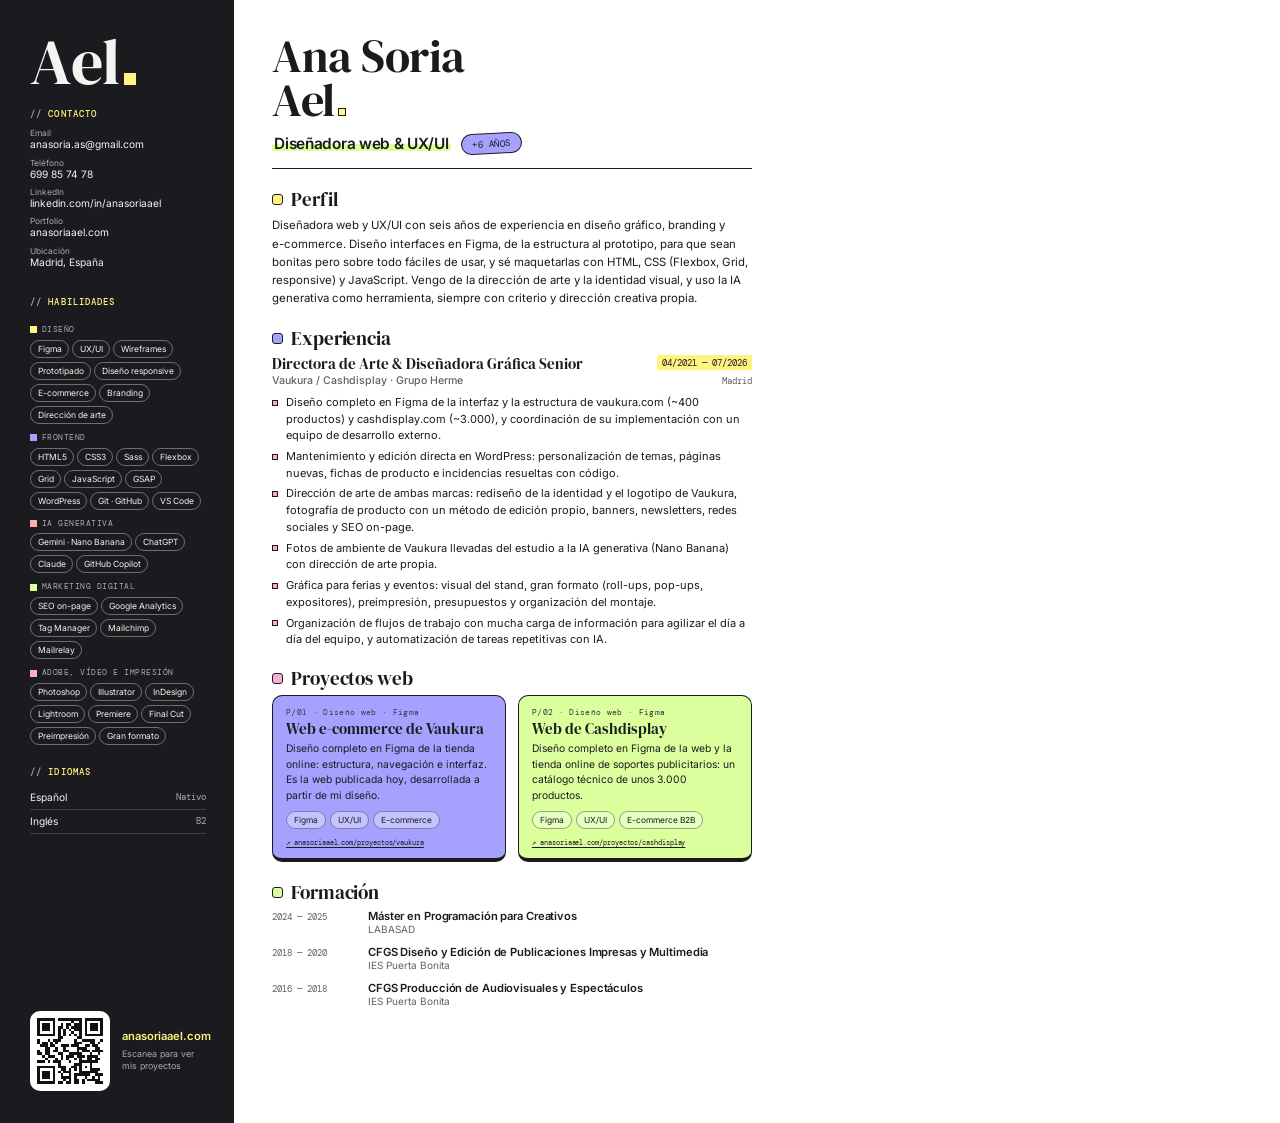
<file: tools/cv/cv_es.html>
<!DOCTYPE html><html lang="es"><head><meta charset="utf-8"><title>Ana Soria Ael · Diseñadora web &amp; UX/UI</title>
<link rel="stylesheet" href="https://fonts.googleapis.com/css2?family=DM+Mono:wght@400;500&family=DM+Serif+Display&family=Inter:wght@400;500;600&display=swap">
<style>
/* Mismo estilo que anasoriaael.com: DM Serif Display (titulares), Inter (texto), DM Mono (etiquetas),
   barra lateral oscura y los pasteles de la web (amarillo, lila, rosa, coral y lima). */
@page { size: 210mm 297mm; margin: 0; }   /* la hoja mide exactamente lo mismo que el diseño (sin línea blanca) */
* { box-sizing: border-box; margin: 0; padding: 0; }
:root { --ink: #1B1B1F; --muted: #5F6166; --side: #1B1B1F; --side-ink: #F4F3EF; --side-muted: #A9AAB0; --line: #D9D9D4;
        --y: #FFF480; --lav: #A5A1FF; --pink: #FAADD6; --coral: #FFACAA; --lime: #DBFF9C; --cream: #FBF9F4;
        --serif: 'DM Serif Display', Georgia, serif; --sans: 'Inter', Arial, sans-serif; --mono: 'DM Mono', 'DejaVu Sans Mono', monospace; }
html, body { width: 210mm; height: 297mm; }
body { font-family: var(--sans); color: var(--ink); background: #fff; -webkit-print-color-adjust: exact; print-color-adjust: exact; -webkit-font-smoothing: antialiased; }
a { color: inherit; text-decoration: none; }
.page { display: grid; grid-template-columns: 234px 1fr; width: 210mm; height: 297mm; overflow: hidden; }

/* ---- barra lateral (oscura, como el pie de la web) ---- */
.side { background: var(--side); color: var(--side-ink); padding: 36px 28px 32px 30px; display: flex; flex-direction: column; }
.logo { font-family: var(--serif); font-size: 64px; line-height: .8; display: flex; align-items: flex-end; gap: 4px; color: var(--side-ink); }
.logo i { display: block; width: 12px; height: 12px; background: var(--y); margin-bottom: 2px; }
.foto { width: 104px; height: 104px; border-radius: 50%; object-fit: cover; display: block; box-shadow: 0 0 0 3px var(--y); }
.side h2 { font-family: var(--mono); font-weight: 500; font-size: 9.2px; line-height: 1.2; letter-spacing: .12em; text-transform: uppercase; color: var(--y); margin: 22px 0 8px; }
.side h2::before { content: '// '; color: var(--side-muted); }
.contact dt { font-size: 8.4px; color: var(--side-muted); line-height: 1.2; }
.contact dd { font-size: 10.2px; line-height: 1.3; margin-bottom: 6px; }
.group { font-family: var(--mono); font-size: 8.2px; letter-spacing: .06em; text-transform: uppercase; line-height: 1.2; color: var(--side-muted); margin: 9px 0 5px; display: flex; align-items: center; gap: 5px; }
.group::before { content: ''; width: 7px; height: 7px; background: var(--y); flex: none; }
.group:nth-of-type(5n+2)::before { background: var(--lav); }
.group:nth-of-type(5n+3)::before { background: var(--coral); }
.group:nth-of-type(5n+4)::before { background: var(--lime); }
.group:nth-of-type(5n)::before { background: var(--pink); }
.chips { display: flex; flex-wrap: wrap; gap: 4px 3px; }
.chip { font-size: 8.5px; line-height: 1; padding: 4px 6.5px 3.5px; border: 1px solid rgba(244,243,239,.38); border-radius: 999px; white-space: nowrap; }
.langs div { display: flex; justify-content: space-between; font-size: 10.2px; padding: 5px 0 6px; border-bottom: 1px solid rgba(244,243,239,.16); }
.langs div span:last-child { font-family: var(--mono); font-size: 9px; color: var(--side-muted); }
.qr { margin-top: auto; display: flex; align-items: center; gap: 12px; }
.qr-img { width: 80px; height: 80px; background: #fff; border-radius: 10px; padding: 7px; flex: none; }
.qr-img img { width: 100%; height: 100%; display: block; image-rendering: pixelated; }
.qr strong { display: block; color: var(--y); font-weight: 600; font-size: 11.2px; margin-bottom: 3px; }
.qr span { display: block; font-size: 8.9px; color: var(--side-muted); line-height: 1.35; }

/* ---- columna principal ---- */
.main { padding: 34px 42px 30px 38px; display: flex; flex-direction: column; }
.name { font-family: var(--serif); font-weight: 400; font-size: 46px; line-height: .95; letter-spacing: -.01em; }
.name span { display: flex; align-items: flex-end; gap: 3px; }
.name i { display: block; width: 8px; height: 8px; background: var(--y); box-shadow: inset 0 0 0 1px var(--ink); margin-bottom: 5px; }
.headline { display: flex; align-items: center; gap: 10px; margin-top: 12px; padding-bottom: 14px; border-bottom: 1px solid var(--ink); }
/* rotulador lima detrás del rol, con esquinas rectas como en la web (bloque sólido: se ve igual en cualquier visor de PDF) */
.role { font-size: 15.4px; font-weight: 600; letter-spacing: -.02em; }
/* subrayado «hecho a mano» como en la web: franja lima en la mitad de abajo del texto que asoma por los lados */
.role span { background: linear-gradient(transparent 55%, var(--lime) 55%, var(--lime) 92%, transparent 92%); padding: 0 .15em; -webkit-box-decoration-break: clone; box-decoration-break: clone; }
.badge { font-family: var(--mono); font-size: 9.2px; letter-spacing: .06em; text-transform: uppercase; background: var(--lav); color: var(--ink); border: 1px solid var(--ink); border-radius: 999px; padding: 4px 10px 3px; transform: rotate(-3deg); }
.sec { margin-top: 21px; }
.sec-h { display: flex; align-items: center; gap: 8px; margin-bottom: 7px; }
.sq { width: 11px; height: 11px; border: 1px solid var(--ink); border-radius: 3px; flex: none; }
.sec-h h2 { font-family: var(--serif); font-weight: 400; font-size: 19px; line-height: 1; letter-spacing: -.005em; }
.profile { font-size: 11.4px; line-height: 1.6; }
.nw { white-space: nowrap; }
.job-top { display: grid; grid-template-columns: 1fr auto; align-items: start; column-gap: 10px; }
.job h3 { font-family: var(--serif); font-weight: 400; font-size: 15px; line-height: 1.15; }
.dates { font-family: var(--mono); font-size: 8.8px; background: var(--y); padding: 2px 5px 1px; justify-self: end; }
.org { font-size: 10.6px; color: var(--muted); font-weight: 500; margin-top: 2px; }
.place { font-family: var(--mono); font-size: 8.6px; color: var(--muted); text-align: right; margin-top: 3px; }
.job ul { list-style: none; margin-top: 7px; display: grid; gap: 4px; }
.job li { position: relative; padding-left: 14px; font-size: 11px; line-height: 1.52; }
.job li::before { content: ''; position: absolute; left: 0; top: .52em; width: 6px; height: 6px; background: var(--coral); box-shadow: inset 0 0 0 1px var(--ink); }
.cards { display: grid; grid-template-columns: 1fr 1fr; gap: 12px; }
/* tarjetas «pegatina», como las recomendaciones de la web: borde fino que abajo es más grueso */
.card { border: 1px solid var(--ink); border-bottom-width: 4px; border-radius: 10px; padding: 11px 13px 11px; display: flex; flex-direction: column; }
.card:nth-child(1) { background: var(--lav); }
.card:nth-child(2) { background: var(--lime); }
.card .tag { font-family: var(--mono); font-size: 8.4px; letter-spacing: .04em; color: #3A3A40; }
.card h3 { font-family: var(--serif); font-weight: 400; font-size: 15px; line-height: 1.1; margin-top: 3px; }
.card p { font-size: 10.3px; line-height: 1.5; margin-top: 4px; }
.card .chips { margin-top: 8px; gap: 4px; }
.card .chip { border-color: rgba(27,27,31,.4); color: var(--ink); background: rgba(255,255,255,.35); font-size: 8.4px; padding: 4px 7px 3.5px; }
.card .link { font-family: var(--mono); font-size: 7.4px; letter-spacing: -.01em; margin-top: auto; padding-top: 9px; text-decoration: underline; text-underline-offset: 2px; word-break: break-all; }
.edu { display: grid; gap: 10px; }
.edu div { display: grid; grid-template-columns: 96px 1fr; align-items: baseline; }
.edu .y { font-family: var(--mono); font-size: 8.8px; color: var(--muted); }
.edu b { display: block; font-size: 11.2px; font-weight: 600; letter-spacing: -.01em; }
.edu small { display: block; font-size: 10px; color: var(--muted); }
</style></head>
<body><div class="page">
<aside class="side">
  <div class="logo" aria-label="Ael.">Ael<i></i></div>
  <h2>Contacto</h2>
  <dl class="contact">
    <dt>Email</dt><dd><a href="mailto:anasoria.as@gmail.com">anasoria.as@gmail.com</a></dd>
    <dt>Teléfono</dt><dd><a href="tel:+34699857478">699 85 74 78</a></dd>
    <dt>LinkedIn</dt><dd><a href="https://www.linkedin.com/in/anasoriaael">linkedin.com/in/anasoriaael</a></dd>
    <dt>Portfolio</dt><dd><a href="https://anasoriaael.com/">anasoriaael.com</a></dd>
    <dt>Ubicación</dt><dd>Madrid, España</dd>
  </dl>
  <h2>Habilidades</h2><p class="group">Diseño</p><div class="chips"><span class="chip">Figma</span><span class="chip">UX/UI</span><span class="chip">Wireframes</span><span class="chip">Prototipado</span><span class="chip">Diseño responsive</span><span class="chip">E-commerce</span><span class="chip">Branding</span><span class="chip">Dirección de arte</span></div><p class="group">Frontend</p><div class="chips"><span class="chip">HTML5</span><span class="chip">CSS3</span><span class="chip">Sass</span><span class="chip">Flexbox</span><span class="chip">Grid</span><span class="chip">JavaScript</span><span class="chip">GSAP</span><span class="chip">WordPress</span><span class="chip">Git · GitHub</span><span class="chip">VS Code</span></div><p class="group">IA generativa</p><div class="chips"><span class="chip">Gemini · Nano Banana</span><span class="chip">ChatGPT</span><span class="chip">Claude</span><span class="chip">GitHub Copilot</span></div><p class="group">Marketing digital</p><div class="chips"><span class="chip">SEO on-page</span><span class="chip">Google Analytics</span><span class="chip">Tag Manager</span><span class="chip">Mailchimp</span><span class="chip">Mailrelay</span></div><p class="group">Adobe, vídeo e impresión</p><div class="chips"><span class="chip">Photoshop</span><span class="chip">Illustrator</span><span class="chip">InDesign</span><span class="chip">Lightroom</span><span class="chip">Premiere</span><span class="chip">Final Cut</span><span class="chip">Preimpresión</span><span class="chip">Gran formato</span></div>
  <h2>Idiomas</h2><div class="langs"><div><span>Español</span><span>Nativo</span></div><div><span>Inglés</span><span>B2</span></div></div>
  <a class="qr" href="https://anasoriaael.com/"><span class="qr-img"><img src="qr-anasoriaael.png" alt=""></span>
    <span><strong>anasoriaael.com</strong><span>Escanea para ver mis proyectos</span></span></a>
</aside>
<main class="main">
  <h1 class="name"><span>Ana Soria</span><span>Ael<i></i></span></h1>
  <div class="headline"><span class="role"><span>Diseñadora web &amp; UX/UI</span></span><span class="badge">+6 años</span></div>
  <section class="sec"><div class="sec-h"><span class="sq" style="background:var(--y)"></span><h2>Perfil</h2></div><p class="profile">Diseñadora web y UX/UI con seis años de experiencia en diseño gráfico, branding y <span class="nw">e-commerce</span>. Diseño interfaces en Figma, de la estructura al prototipo, para que sean bonitas pero sobre todo fáciles de usar, y sé maquetarlas con HTML, CSS (Flexbox, Grid, responsive) y JavaScript. Vengo de la dirección de arte y la identidad visual, y uso la IA generativa como herramienta, siempre con criterio y dirección creativa propia.</p></section>
  <section class="sec"><div class="sec-h"><span class="sq" style="background:var(--lav)"></span><h2>Experiencia</h2></div><div class="job"><div class="job-top"><h3>Directora de Arte &amp; Diseñadora Gráfica Senior</h3><span class="dates">04/2021 — 07/2026</span><span class="org">Vaukura / Cashdisplay · Grupo Herme</span><span class="place">Madrid</span></div><ul><li>Diseño completo en Figma de la interfaz y la estructura de vaukura.com (~400 productos) y cashdisplay.com (~3.000), y coordinación de su implementación con un equipo de desarrollo externo.</li><li>Mantenimiento y edición directa en WordPress: personalización de temas, páginas nuevas, fichas de producto e incidencias resueltas con código.</li><li>Dirección de arte de ambas marcas: rediseño de la identidad y el logotipo de Vaukura, fotografía de producto con un método de edición propio, banners, newsletters, redes sociales y SEO on-page.</li><li>Fotos de ambiente de Vaukura llevadas del estudio a la IA generativa (Nano Banana) con dirección de arte propia.</li><li>Gráfica para ferias y eventos: visual del stand, gran formato (roll-ups, pop-ups, expositores), preimpresión, presupuestos y organización del montaje.</li><li>Organización de flujos de trabajo con mucha carga de información para agilizar el día a día del equipo, y automatización de tareas repetitivas con IA.</li></ul></div></section>
  <section class="sec"><div class="sec-h"><span class="sq" style="background:var(--pink)"></span><h2>Proyectos web</h2></div><div class="cards"><div class="card"><span class="tag">P/01 · Diseño web · Figma</span><h3>Web e-commerce de Vaukura</h3><p>Diseño completo en Figma de la tienda online: estructura, navegación e interfaz. Es la web publicada hoy, desarrollada a partir de mi diseño.</p><div class="chips"><span class="chip">Figma</span><span class="chip">UX/UI</span><span class="chip">E-commerce</span></div><a class="link" href="https://anasoriaael.com/proyectos/vaukura/">↗ anasoriaael.com/proyectos/vaukura</a></div><div class="card"><span class="tag">P/02 · Diseño web · Figma</span><h3>Web de Cashdisplay</h3><p>Diseño completo en Figma de la web y la tienda online de soportes publicitarios: un catálogo técnico de unos 3.000 productos.</p><div class="chips"><span class="chip">Figma</span><span class="chip">UX/UI</span><span class="chip">E-commerce B2B</span></div><a class="link" href="https://anasoriaael.com/proyectos/cashdisplay/">↗ anasoriaael.com/proyectos/cashdisplay</a></div></div></section>
  <section class="sec"><div class="sec-h"><span class="sq" style="background:var(--lime)"></span><h2>Formación</h2></div><div class="edu"><div><span class="y">2024 — 2025</span><span><b>Máster en Programación para Creativos</b><small>LABASAD</small></span></div><div><span class="y">2018 — 2020</span><span><b>CFGS Diseño y Edición de Publicaciones Impresas y Multimedia</b><small>IES Puerta Bonita</small></span></div><div><span class="y">2016 — 2018</span><span><b>CFGS Producción de Audiovisuales y Espectáculos</b><small>IES Puerta Bonita</small></span></div></div></section>
</main>
</div></body></html>
</file>
<file: assets/css/style.css>
/* =========================================================
   ael-design · Portfolio de Ana Soria Ael
   Base de la web. El diseño actual (pasteles al estilo Monos, sin modo oscuro)
   está al final, en «Tema pastel»: sus colores mandan sobre los de aquí.
   La versión anterior (amarillo y rosa, con modo oscuro) está guardada en la rama
   version-1-amarillo-rosa de GitHub.
   ========================================================= */

/* ---------- Tokens (tema claro por defecto) ---------- */
:root {
  --yellow: #F8E006;
  --magenta: #E51974;
  --black: #000000;
  --white: #FFFFFF;

  --bg: #FFFFFF;
  --bg-2: #F5F4EE;          /* superficies: blanco roto con un punto cálido */
  --ink: #0B0B0A;
  --muted: #5B5A55;
  --line: rgba(11, 11, 10, .12);
  --line-strong: #0B0B0A;
  --btn-bg: #0B0B0A;
  --btn-ink: #FFFFFF;
  --chip-bg: #FFFFFF;
  --topbar-bg: rgba(255, 255, 255, .82);
  --glow: rgba(248, 224, 6, .55);
  --glow-blend: multiply;
  --ring: #E51974;          /* círculo del cursor */
  --cursor-dot: #E51974;    /* punto del cursor */
  --logo-dot: #000000;      /* punto del logo */
  --ring-hover: #E51974;    /* círculo del cursor sobre enlaces y botones */
  --shadow: 0 24px 48px -28px rgba(11, 11, 10, .35);

  /* Tipografía: 3 fuentes, cada una con un papel
     serif → titulares y momentos grandes · sans → texto, botones y menú · mono → etiquetas en mayúsculas */
  --serif: "DM Serif Display", "DM Serif Display Placeholder", Georgia, serif;
  --sans: "Inter", -apple-system, BlinkMacSystemFont, "Helvetica Neue", Arial, sans-serif;
  --mono: "DM Mono", ui-monospace, "SF Mono", Menlo, Consolas, monospace;

  --gutter: clamp(16px, 4vw, 40px);
  --radius: 18px;
  --ease: cubic-bezier(.2, .8, .2, 1);
  color-scheme: light;
}

/* ---------- Base ---------- */
*, *::before, *::after { box-sizing: border-box; }
html { scroll-behavior: smooth; scroll-padding-top: 88px; -webkit-text-size-adjust: 100%; }
body {
  margin: 0;
  background: var(--bg);
  color: var(--ink);
  font-family: var(--sans);
  font-size: 1rem;
  line-height: 1.6;
  -webkit-font-smoothing: antialiased;
  overflow-x: hidden;
  transition: background-color .4s ease, color .4s ease;
}
img { max-width: 100%; display: block; }
a { color: inherit; }
button { font: inherit; color: inherit; }
h1, h2, h3 { margin: 0; font-family: var(--serif); font-weight: 400; text-wrap: balance; }
p { margin: 0; }
ul, ol { margin: 0; padding: 0; }
::selection { background: var(--yellow); color: #000; }
:focus-visible { outline: 2px solid var(--magenta); outline-offset: 3px; border-radius: 6px; }

.wrap { width: min(1240px, 100% - 2 * var(--gutter)); margin-inline: auto; }
.sr { position: absolute; width: 1px; height: 1px; overflow: hidden; clip: rect(0 0 0 0); white-space: nowrap; }
.skip { position: absolute; left: 1rem; top: -4rem; z-index: 100; background: var(--yellow); color: #000; padding: .6rem 1rem; border-radius: 10px; font-weight: 600; }
.skip:focus { top: 1rem; }

.mono { font-family: var(--mono); font-size: .76rem; letter-spacing: .04em; text-transform: uppercase; }
.slash::before { content: "// "; color: var(--magenta); }
.muted { color: var(--muted); }

/* ---------- Barra superior ---------- */
.topbar {
  position: sticky;
  top: env(safe-area-inset-top, 0px);
  z-index: 50;
  background: var(--topbar-bg);
  -webkit-backdrop-filter: saturate(1.4) blur(14px);
  backdrop-filter: saturate(1.4) blur(14px);
  border-bottom: 1px solid transparent;
  transition: border-color .3s, background-color .4s;
}
.topbar.scrolled { border-bottom-color: var(--line); }
.topbar-in { display: flex; align-items: center; gap: 1rem; min-height: 72px; }
.brand { display: flex; align-items: center; text-decoration: none; margin-right: auto; }
.logo { display: block; height: 52px; width: auto; aspect-ratio: 863.4 / 953.8; }
.logo-letters { fill: var(--magenta); }
.logo-dot { fill: var(--logo-dot); transition: fill .4s ease; }
.brand .logo { transition: transform .45s var(--ease); }
.brand:hover .logo, .brand:focus-visible .logo { transform: scale(1.14); }

.nav { display: flex; gap: .25rem; }
.nav a {
  text-decoration: none; font-weight: 500; font-size: .8rem; letter-spacing: .1em; text-transform: uppercase;
  padding: .5rem .9rem; border-radius: 999px; position: relative;
}
.nav a:hover { background: var(--bg-2); }
.nav a[aria-current="page"]::after {
  content: ""; position: absolute; left: .9rem; right: .9rem; bottom: .28rem; height: 2px; background: var(--magenta);
}

.controls { display: flex; align-items: center; gap: .5rem; }
.seg { display: inline-flex; border: 1px solid var(--line); border-radius: 999px; padding: 3px; background: var(--bg); }
.seg button {
  border: 0; background: transparent; cursor: pointer;
  font-family: var(--mono); font-size: .78rem; font-weight: 500;
  min-width: 36px; height: 32px; padding: 0 .55rem; border-radius: 999px;
  display: grid; place-items: center; color: var(--muted);
  transition: background-color .25s, color .25s;
}
.seg button:hover { color: var(--ink); }
.seg button[aria-pressed="true"] { background: var(--ink); color: var(--bg); }

.menu-btn {
  display: none; width: 40px; height: 40px; border-radius: 50%;
  border: 1px solid var(--line); background: var(--bg); cursor: pointer; place-items: center;
}
.menu-btn .bars, .menu-btn .bars::before, .menu-btn .bars::after {
  display: block; width: 16px; height: 2px; background: var(--ink); border-radius: 2px; position: relative; transition: transform .3s var(--ease), background-color .2s;
}
.menu-btn .bars::before, .menu-btn .bars::after { content: ""; position: absolute; left: 0; }
.menu-btn .bars::before { top: -5px; }
.menu-btn .bars::after { top: 5px; }
.menu-btn[aria-expanded="true"] .bars { background: transparent; }
.menu-btn[aria-expanded="true"] .bars::before { transform: translateY(5px) rotate(45deg); }
.menu-btn[aria-expanded="true"] .bars::after { transform: translateY(-5px) rotate(-45deg); }

@media (max-width: 820px) {
  .menu-btn { display: grid; }
  .nav {
    position: absolute; left: 0; right: 0; top: 100%;
    flex-direction: column; gap: 0; padding: .5rem var(--gutter) 1.25rem;
    background: var(--bg); border-bottom: 1px solid var(--line);
    visibility: hidden; opacity: 0; transform: translateY(-8px);
    transition: opacity .25s, transform .3s var(--ease), visibility .25s;
  }
  .nav.open { visibility: visible; opacity: 1; transform: none; }
  .nav a { font-family: var(--serif); font-size: 2.2rem; letter-spacing: -.01em; text-transform: none; padding: .55rem 0; border-radius: 0; border-bottom: 1px solid var(--line); }
  .nav a:hover { background: none; color: var(--magenta); }
  .nav a[aria-current="page"]::after { display: none; }
  .nav a[aria-current="page"] { color: var(--magenta); }
}
@media (max-width: 380px) {
  .seg button { min-width: 30px; padding: 0 .4rem; }
  .brand .logo { height: 44px; }
}

/* ---------- Botones ---------- */
.btn {
  display: inline-flex; align-items: center; gap: .6rem;
  padding: .9rem 1.4rem; border-radius: 999px; border: 1px solid transparent;
  font-weight: 600; font-size: .82rem; letter-spacing: .06em; text-transform: uppercase; text-decoration: none; cursor: pointer;
  transition: transform .35s var(--ease);   /* el color cambia al momento, sin fundido */
}
.btn:hover { transform: translateY(-2px); }
.btn .arr { transition: transform .35s var(--ease); }
.btn:hover .arr { transform: translateX(3px); }
.btn-primary { background: var(--btn-bg); color: var(--btn-ink); }
.btn-primary:hover { background: var(--magenta); color: #fff; }
.btn-ghost { border-color: var(--line-strong); background: transparent; color: var(--ink); }
.btn-ghost:hover { background: var(--ink); color: var(--bg); }
.btn-yellow { background: var(--yellow); color: #000; }
.btn-yellow:hover { background: #000; color: var(--yellow); }
.btn-sm { padding: .6rem 1rem; font-size: .74rem; }

/* Descarga de CV */
.cv-buttons { display: flex; flex-wrap: wrap; gap: .5rem; }
.cv-btn {
  display: inline-flex; align-items: center; gap: .55rem;
  padding: .7rem 1.05rem; border-radius: 12px; text-decoration: none;
  font-weight: 600; font-size: .8rem; letter-spacing: .06em; text-transform: uppercase;
  background: var(--ink); color: var(--bg);
  transition: transform .3s var(--ease);
}
.cv-btn:hover { transform: translateY(-2px); background: var(--magenta); color: #fff; }
.cv-btn .code { font-family: var(--mono); font-size: .72rem; letter-spacing: .02em; background: var(--yellow); color: #000; border-radius: 6px; padding: .1rem .4rem; }
.cv-btn svg { width: 16px; height: 16px; stroke: currentColor; fill: none; stroke-width: 2; stroke-linecap: round; stroke-linejoin: round; }

/* ---------- Hero ---------- */
.hero { padding-block: clamp(2rem, 6vw, 4.5rem) clamp(2.5rem, 6vw, 4.5rem); position: relative; }
.hero-top { display: flex; flex-wrap: wrap; align-items: center; gap: .6rem 1.2rem; margin-bottom: 1.2rem; }
.status { display: inline-flex; align-items: center; gap: .55rem; font-family: var(--mono); font-size: .74rem; letter-spacing: .06em; text-transform: uppercase; border: 1px solid var(--line); border-radius: 999px; padding: .38rem .9rem .38rem .75rem; }
.status i { width: 9px; height: 9px; background: var(--magenta); display: block; animation: pulse 2.2s var(--ease) infinite; }
@keyframes pulse { 0%, 100% { transform: scale(1); } 50% { transform: scale(.6) rotate(45deg); } }

.hero-name {
  font-family: var(--serif);
  font-size: clamp(3.8rem, 11.5vw, 10.5rem);
  line-height: .95; letter-spacing: -.01em;
  display: flex; flex-direction: column;
}
.hero-name span { display: block; }
.hero-name .l2 { display: flex; align-items: flex-end; gap: .06em; }
.sq { display: inline-block; width: .17em; height: .17em; background: var(--yellow); margin-bottom: .09em; }
.hero-name .l1, .hero-name .l2 { animation: rise 1s var(--ease) both; }
.hero-name .l2 { animation-delay: .08s; }
@keyframes rise { from { transform: translateY(18px); opacity: .001; } to { transform: none; opacity: 1; } }

.hero-grid { display: grid; grid-template-columns: 1.35fr 1fr; gap: clamp(1.5rem, 4vw, 4rem); align-items: end; margin-top: clamp(1.5rem, 3vw, 2.5rem); }
.role { font-size: clamp(1.15rem, 2.2vw, 1.6rem); font-weight: 500; letter-spacing: -.025em; }
.role mark { background: linear-gradient(transparent 55%, var(--magenta) 55%, var(--magenta) 92%, transparent 92%); color: inherit; padding: 0 .15em; }
.intro { margin-top: 1rem; color: var(--muted); max-width: 50ch; font-size: clamp(1.05rem, 1.4vw, 1.22rem); line-height: 1.55; }
.actions { display: flex; flex-wrap: wrap; gap: .6rem; margin-top: 1.6rem; }

.cv-card {
  border: 1px solid var(--line-strong); border-radius: var(--radius); padding: 1.25rem 1.3rem 1.3rem;
  display: grid; gap: .9rem; background: var(--bg);
}
.cv-card .cv-head { display: flex; justify-content: space-between; align-items: baseline; gap: 1rem; }
.cv-card strong { font-weight: 600; font-size: 1.05rem; letter-spacing: -.01em; }

@media (max-width: 1000px) {
  .hero-grid { grid-template-columns: 1fr; }
}

/* ---------- Cinta amarilla ---------- */
.tape { background: var(--yellow); color: #000; overflow: hidden; border-block: 1px solid #000; }
.tape-track { display: flex; width: max-content; animation: marquee 34s linear infinite; }
.tape-track span {
  font-family: var(--serif); font-size: clamp(1.5rem, 3vw, 2.3rem); letter-spacing: -.01em;
  padding: .5rem 0 .6rem; display: flex; align-items: center; white-space: nowrap;
}
.tape-track span::after { content: ""; width: .32em; height: .32em; background: var(--magenta); margin-inline: .8em; }
@keyframes marquee { to { transform: translateX(-50%); } }

/* ---------- Secciones ---------- */
.section { padding-block: clamp(3.5rem, 8vw, 6.5rem); }
.sec-head { display: flex; flex-wrap: wrap; justify-content: space-between; align-items: flex-end; gap: 1rem 2rem; margin-bottom: clamp(1.8rem, 4vw, 3rem); }
.h2 { font-family: var(--serif); font-size: clamp(2.8rem, 7vw, 5.6rem); line-height: .95; letter-spacing: -.01em; }
.h2 sup { font-family: var(--mono); font-size: .85rem; vertical-align: top; margin-left: .4rem; color: var(--magenta); letter-spacing: 0; }
.sec-head p { max-width: 42ch; color: var(--muted); }

/* ---------- Cifra destacada + introducción ---------- */
.bento { display: grid; grid-template-columns: 1fr 1.35fr; gap: clamp(1rem, 2vw, 1.5rem); margin-bottom: clamp(2.5rem, 5vw, 4rem); }
.stat-card, .intro-card { border-radius: 28px; padding: clamp(2rem, 4vw, 3.5rem); min-height: clamp(260px, 26vw, 360px); }
.stat-card { background: var(--bg-2); display: grid; place-content: center; justify-items: center; text-align: center; gap: .35rem; }
.stat-label { color: var(--muted); font-size: clamp(1rem, 1.4vw, 1.2rem); }
.stat-value { font-weight: 600; font-size: clamp(3.6rem, 7vw, 6.2rem); line-height: 1; letter-spacing: -.045em; }
.stat-text { color: var(--muted); font-size: clamp(1rem, 1.4vw, 1.2rem); max-width: 24ch; line-height: 1.4; margin-top: .4rem; }
.intro-card { border: 1px solid var(--line); display: grid; align-content: space-between; gap: 2rem; }
.intro-big { font-weight: 600; font-size: clamp(1.8rem, 3.4vw, 3rem); line-height: 1.1; letter-spacing: -.035em; max-width: 18ch; }
.intro-small { color: var(--muted); }
@media (max-width: 820px) { .bento { grid-template-columns: 1fr; } }

/* ---------- Tarjetas de proyecto ----------
   Los colores al pasar el ratón o tocar cambian al momento (sin fundido), para que no se queden a medias en naranja */
.projects { display: grid; grid-template-columns: repeat(2, 1fr); gap: clamp(2.5rem, 5vw, 4rem) clamp(1rem, 2.5vw, 2rem); }
.card, .next { -webkit-tap-highlight-color: transparent; }   /* sin recuadro de color al tocar en el móvil */
.card { display: flex; flex-direction: column; gap: 1.1rem; text-decoration: none; color: inherit; }
.card .cover { border-radius: 28px; overflow: hidden; aspect-ratio: 1.1 / 1; max-width: 100%; position: relative; border: 1px solid var(--line); background: var(--bg-2); }
.card .cover > * { transition: transform .9s var(--ease); }
.card:hover .cover > * { transform: scale(1.03); }
.card-meta { display: grid; gap: .3rem; }
.card-row { display: flex; justify-content: space-between; align-items: flex-start; gap: 1rem; }
.card h3 { font-family: var(--serif); font-size: clamp(1.9rem, 3.2vw, 2.8rem); line-height: 1.05; letter-spacing: -.01em; }
.card:hover h3 { color: var(--magenta); }
.pill { flex: none; margin-top: .3em; display: inline-flex; align-items: center; gap: .55em; background: var(--yellow); color: #000; border-radius: 999px; padding: .62rem 1.05rem; font-family: var(--mono); font-size: .74rem; letter-spacing: .06em; text-transform: uppercase; }
.pill-star { font-size: 1.1em; line-height: 1; }
.card:hover .pill { background: var(--magenta); color: #fff; }
.card-kind { color: var(--magenta); font-weight: 500; font-size: clamp(1rem, 1.3vw, 1.12rem); letter-spacing: -.01em; }
@media (max-width: 760px) {
  .projects { grid-template-columns: 1fr; }
  /* en móvil, todas las tarjetas igual: título, debajo el texto rosa y debajo la pastilla */
  .card-row { display: contents; }
  .card h3 { order: 1; }
  .card-kind { order: 2; }
  .card .pill { order: 3; justify-self: start; margin-top: .55rem; }
}

/* Portadas generadas (cuando aún no hay imagen) */
.art { position: absolute; inset: 0; display: grid; place-items: center; overflow: hidden; }
.art .word { font-family: var(--serif); font-size: clamp(3.5rem, 11vw, 9rem); line-height: .9; letter-spacing: -.02em; text-transform: lowercase; white-space: nowrap; }
.art::before { content: ""; position: absolute; inset: 0; background-image: linear-gradient(currentColor 1px, transparent 1px), linear-gradient(90deg, currentColor 1px, transparent 1px); background-size: 32px 32px; opacity: .08; }
.art .dot { position: absolute; width: 14%; aspect-ratio: 1; right: 8%; bottom: 10%; }
.art .corner { position: absolute; left: 1rem; top: .9rem; font-family: var(--mono); font-size: .68rem; letter-spacing: .06em; text-transform: uppercase; opacity: .8; }
.art-yellow { background: var(--yellow); color: #000; }
.art-yellow .dot { background: var(--magenta); }
.art-magenta { background: var(--magenta); color: #fff; }
.art-magenta .dot { background: var(--yellow); border-radius: 50%; }
.art-black { background: #000; color: var(--yellow); }
.art-black .dot { background: var(--magenta); }
.art-white { background: #fff; color: #000; }
.art-white .dot { background: var(--yellow); border-radius: 50%; }
.card .art .word { font-size: clamp(3.5rem, 8vw, 7rem); }
.cover img { width: 100%; height: 100%; object-fit: cover; }

/* ---------- Lo que aporto ---------- */
.strengths { display: grid; grid-template-columns: repeat(2, 1fr); gap: 0 clamp(1.5rem, 4vw, 3.5rem); }
.strength { border-top: 1px solid var(--line-strong); padding-block: 1.3rem 2rem; display: grid; gap: .5rem; align-content: start; }   /* títulos alineados aunque un texto sea más largo */
.strength h3 { font-size: 1.6rem; line-height: 1.1; }
.strength p { color: var(--muted); max-width: 52ch; }
@media (max-width: 760px) { .strengths { grid-template-columns: 1fr; } }

/* Recomendaciones: carrusel en una fila. En escritorio caben tres; en tableta y móvil se desliza
   (la siguiente tarjeta asoma por la derecha) y debajo salen las flechas y la barra de progreso */
.quotes {
  --per: 3;                                   /* tarjetas que se ven a la vez */
  --qgap: clamp(1rem, 2vw, 1.5rem);
  display: grid; grid-auto-flow: column; grid-template-rows: auto auto auto;
  grid-auto-columns: calc((100% - (var(--per) - 1) * var(--qgap)) / var(--per));
  column-gap: var(--qgap); row-gap: 0;
  overflow-x: auto; overscroll-behavior-x: contain; scroll-snap-type: x mandatory; scrollbar-width: none;
  margin-inline: calc(-1 * var(--gutter)); padding-inline: var(--gutter); scroll-padding-inline: var(--gutter);
}
.quotes::-webkit-scrollbar { display: none; }
.quotes:focus-visible { outline-offset: -2px; }
@media (max-width: 1099px) { .quotes { --per: 2.15; } }
@media (max-width: 700px) { .quotes { --per: 1.12; } }
.quote { margin: 0; grid-row: span 3; display: flex; flex-direction: column; scroll-snap-align: start; background: var(--bg-2); border-radius: var(--radius); padding: clamp(1.5rem, 3vw, 2.4rem); }
@supports (grid-template-rows: subgrid) {                                        /* comilla, texto y firma alineados entre tarjetas */
  .quote { display: grid; grid-template-rows: subgrid; row-gap: 0; }
  .quote .quote-by { margin-top: 0; }
}
.quote-mark { font-family: var(--serif); font-size: 5.5rem; line-height: 1; height: 2.6rem; color: var(--magenta); margin-bottom: .6rem; }
.quote blockquote { margin: 0 0 1.8rem; font-size: clamp(1.02rem, 1.15vw, 1.12rem); line-height: 1.55; }
.quote blockquote p + p { margin-top: .9em; }
.quote-by { margin-top: auto; padding-top: 1.3rem; border-top: 1px solid var(--line); display: flex; align-items: center; gap: .9rem; }
.quote-av { flex: none; width: 48px; height: 48px; border-radius: 50%; display: grid; place-items: center; background: var(--yellow); color: #000; font-family: var(--mono); font-size: .9rem; letter-spacing: .04em; }
.quote-who { display: grid; gap: .1rem; min-width: 0; }
.quote-who strong { font-weight: 600; }
.quote-role { color: var(--muted); font-size: .92rem; }
.quote-rel { font-family: var(--mono); font-size: .72rem; letter-spacing: .06em; text-transform: uppercase; color: var(--muted); margin-top: .15rem; }
/* flechas y barra: solo cuando hay más tarjetas de las que caben */
.quotes-nav { display: none; align-items: center; gap: 1.2rem; margin-top: 1.4rem; }
.quotes-slider.is-scrollable .quotes-nav { display: flex; }
.quotes-bar { flex: 1; position: relative; height: 2px; background: var(--line); border-radius: 2px; overflow: hidden; }
.quotes-bar i { position: absolute; top: 0; bottom: 0; left: 0; width: 30%; background: var(--magenta); border-radius: 2px; }
.quotes-arrows { display: flex; gap: .5rem; }
.quotes-arrow { width: 46px; height: 46px; border-radius: 50%; border: 1px solid var(--line-strong); background: transparent; color: var(--ink); display: grid; place-items: center; cursor: pointer; }
.quotes-arrow svg { width: 18px; height: 18px; fill: none; stroke: currentColor; stroke-width: 1.8; stroke-linecap: round; stroke-linejoin: round; }
.quotes-arrow:hover:not(:disabled) { background: var(--ink); color: var(--bg); }
.quotes-arrow:disabled { opacity: .28; cursor: default; }

/* ---------- Herramientas ---------- */
.skills { display: grid; }
.skill-row { display: grid; grid-template-columns: 220px 1fr; gap: 1rem; padding-block: 1rem; border-top: 1px solid var(--line); align-items: baseline; }
.skill-row:last-child { border-bottom: 1px solid var(--line); }
.chips { display: flex; flex-wrap: wrap; gap: .4rem; }
.chip { border: 1px solid var(--line); border-radius: 999px; padding: .32rem .8rem; font-family: var(--mono); font-size: .74rem; letter-spacing: .04em; text-transform: uppercase; background: var(--chip-bg); }
.chip:hover { background: var(--yellow); color: #000; border-color: var(--yellow); }
@media (max-width: 640px) { .skill-row { grid-template-columns: 1fr; gap: .6rem; } }

/* ---------- Contacto ---------- */
.contact { border-top: 1px solid var(--line-strong); }
.contact-big { font-family: var(--serif); font-size: clamp(3rem, 8vw, 6.8rem); line-height: .9; letter-spacing: -.015em; }
.contact-big .sq { width: .15em; height: .15em; }
.contact-grid {
  display: grid; grid-template-columns: 1fr auto; column-gap: 2rem;
  grid-template-areas: "title mail" "text links";
}
.contact-big { grid-area: title; align-self: baseline; }
.contact-grid .mail-row { grid-area: mail; align-self: baseline; }
.contact-text { grid-area: text; color: var(--muted); max-width: 44ch; font-size: 1.05rem; margin-top: 2rem; }
.contact-grid .contact-links { grid-area: links; align-self: start; }
.mail-row { display: flex; flex-wrap: wrap; align-items: center; gap: .6rem; }
.mail { font-size: clamp(1.1rem, 2.4vw, 1.6rem); font-weight: 600; letter-spacing: -.02em; text-decoration: none; background: linear-gradient(transparent 60%, var(--magenta) 60%, var(--magenta) 94%, transparent 94%); word-break: break-word; }
.copy-btn { border: 1px solid var(--line); background: var(--bg); border-radius: 999px; padding: .4rem .85rem; font-family: var(--mono); font-size: .7rem; letter-spacing: .06em; text-transform: uppercase; cursor: pointer; }
.copy-btn:hover { border-color: var(--ink); }
.contact-links { display: flex; flex-wrap: wrap; gap: .6rem; margin-top: 1rem; }
@media (max-width: 1000px) {
  .contact-grid { grid-template-columns: 1fr; grid-template-areas: "title" "text" "mail" "links"; }
  .contact-grid .mail-row { margin-top: 2rem; }
}

/* ---------- Footer ---------- */
.footer { border-top: 1px solid var(--line); }
.footer-in { display: flex; flex-wrap: wrap; justify-content: space-between; gap: .8rem 2rem; padding-block: 1.6rem 2rem; font-size: .85rem; color: var(--muted); }
.footer a { text-decoration: none; }
.footer a:hover { color: var(--magenta); }

/* ---------- Sobre mí ---------- */
.page-head { padding-block: clamp(2rem, 6vw, 4rem) 1.5rem; }
.page-title { font-family: var(--serif); font-size: clamp(2.6rem, 5vw, 4.2rem); line-height: .95; letter-spacing: -.01em; display: flex; align-items: flex-end; gap: .06em; }

.cv-banner {
  background: var(--yellow); color: #000; border-radius: calc(var(--radius) + 6px);
  padding: clamp(1.3rem, 3vw, 2rem); display: grid; grid-template-columns: 1fr auto; gap: 1rem 2rem; align-items: center;
}
.cv-banner h2 { font-family: var(--serif); font-size: clamp(2rem, 4.5vw, 3.2rem); line-height: .95; }
.cv-banner p { font-size: .95rem; margin-top: .35rem; }
.cv-banner .cv-btn { background: #000; color: #fff; }
.cv-banner .cv-btn:hover { background: var(--magenta); }
.cv-banner .cv-btn .code { background: var(--yellow); }
@media (max-width: 640px) { .cv-banner { grid-template-columns: 1fr; } }


.about-body { display: grid; grid-template-columns: .8fr 1.2fr; gap: clamp(2rem, 5vw, 4.5rem); align-items: stretch; }
.about-main { padding-top: clamp(1.5rem, 3vw, 2.5rem); }
/* foto arriba y caja del CV abajo, terminando a la altura de la última línea del texto */
.portrait { display: flex; flex-direction: column; justify-content: space-between; align-items: flex-start; gap: 1.5rem; width: min(100%, 380px); }
.portrait .cv-banner { width: 100%; grid-template-columns: 1fr; gap: 1.1rem; padding: 1.4rem 1.4rem 1.5rem; }
.portrait .cv-banner h2 { font-size: clamp(1.8rem, 2.6vw, 2.3rem); }
.portrait img { width: min(100%, 250px); aspect-ratio: 1; object-fit: cover; border-radius: 50%; max-width: 100%; }
.portrait-logo { width: min(100%, 250px); aspect-ratio: 1; display: grid; place-items: center; }
.portrait-logo .logo { height: 62%; }
.about-text { display: grid; gap: 1.1rem; font-size: clamp(1.05rem, 1.6vw, 1.25rem); max-width: 60ch; }
/* Cabecera de Sobre mí: etiqueta «// Sobre mí» y la frase como titular editorial grande */
.about-head { padding-bottom: 0; }
.about-kicker { display: flex; gap: .5em; font-family: var(--mono); font-size: .82rem; letter-spacing: .08em; text-transform: uppercase; }
.about-kicker span { color: var(--magenta); }
.about-title {
  font-family: var(--serif); color: var(--ink);
  font-size: clamp(3.1rem, 10.5vw, 9.5rem); line-height: .88; letter-spacing: -.02em;
  max-width: 11ch; margin-top: clamp(1rem, 2vw, 1.6rem); text-wrap: initial;
}
.about-title strong { color: var(--magenta); font-style: italic; font-weight: 400; }
.about-title .sq { width: .13em; height: .13em; margin-left: .02em; }
.about-head + .about-main { padding-top: clamp(2.5rem, 6vw, 5rem); }
.about-text p:not(.about-quote) { color: var(--muted); }
.about-text strong { color: var(--ink); font-weight: 600; }
.about-quote { font-family: var(--serif); color: var(--ink); font-size: clamp(1.5rem, 2.4vw, 2rem); line-height: 1.2; letter-spacing: -.01em; padding-left: 1rem; border-left: 3px solid var(--magenta); margin-block: .6rem; }
.about-sign { font-size: 1rem; }
.about-text > :last-child { margin-bottom: 0; }
@media (max-width: 820px) {
  .about-body { grid-template-columns: 1fr; }
  .portrait { justify-content: flex-start; }
  /* móvil: foto arriba, luego el texto y, al final, el CV (con los dos botones en la misma fila) */
  .portrait { display: contents; }
  .portrait > img, .portrait > .portrait-logo { order: 1; }
  .about-text { order: 2; }
  .portrait .cv-banner { order: 3; max-width: 520px; gap: .9rem; padding: 1.2rem 1.2rem 1.25rem; }
  .portrait .cv-banner h2 { font-size: 1.8rem; }
  .portrait .cv-buttons { display: grid; grid-template-columns: 1fr 1fr; gap: .5rem; }
  .portrait .cv-btn { justify-content: center; gap: .4rem; padding: .7rem .5rem; font-size: .72rem; letter-spacing: .04em; }
  .portrait .cv-btn .code { font-size: .66rem; padding: .08rem .32rem; }
  .portrait .cv-btn svg { width: 14px; height: 14px; }
}

.timeline { display: grid; }
.tl-item { display: grid; grid-template-columns: 170px 1fr; gap: 1rem 2rem; padding-block: 1.5rem; border-top: 1px solid var(--line); }
.tl-item:last-child { border-bottom: 1px solid var(--line); }
.tl-period { font-family: var(--mono); font-size: .8rem; letter-spacing: .02em; }
.tl-period small { display: block; color: var(--muted); font-family: var(--sans); font-size: .82rem; margin-top: .2rem; }
.tl-role { font-size: 1.45rem; line-height: 1.2; }
.tl-org { color: var(--muted); margin-top: .15rem; }
.bullets { list-style: none; display: grid; gap: .45rem; margin-top: .8rem; max-width: 70ch; }
.bullets li { position: relative; padding-left: 1.1rem; }
.bullets li::before { content: ""; position: absolute; left: 0; top: .72em; width: .45rem; height: .45rem; background: var(--magenta); }
@media (max-width: 640px) { .tl-item { grid-template-columns: 1fr; gap: .4rem; } }

.two-col { display: grid; grid-template-columns: 1.4fr 1fr; gap: clamp(2rem, 5vw, 4rem); }
@media (max-width: 900px) { .two-col { grid-template-columns: 1fr; } }
.h3 { font-family: var(--serif); font-size: clamp(2rem, 4vw, 3rem); line-height: .95; margin-bottom: 1.2rem; }
.lang-list { display: grid; }
.lang-list div { display: flex; justify-content: space-between; gap: 1rem; padding-block: .9rem; border-top: 1px solid var(--line); font-size: 1.05rem; }
.lang-list div:last-child { border-bottom: 1px solid var(--line); }
.lang-list span:last-child { font-family: var(--mono); font-size: .8rem; letter-spacing: .04em; text-transform: uppercase; }

/* ---------- Caso de proyecto ---------- */
.back { display: inline-flex; gap: .4rem; align-items: center; text-decoration: none; font-family: var(--mono); font-size: .74rem; letter-spacing: .06em; text-transform: uppercase; color: var(--muted); }
.back:hover { color: var(--magenta); }
.case-head { padding-block: clamp(1.5rem, 4vw, 3rem) clamp(1.5rem, 3vw, 2.5rem); display: grid; gap: 1rem; }
.case-title { font-family: var(--serif); font-size: clamp(3rem, 7.5vw, 6.6rem); line-height: 1; letter-spacing: -.01em; max-width: 18ch; }
.lead { font-size: clamp(1.1rem, 2vw, 1.4rem); max-width: 56ch; line-height: 1.5; letter-spacing: -.01em; }
.case-meta { display: grid; grid-auto-flow: column; grid-auto-columns: minmax(0, 1fr);   /* tantas columnas como datos */ border-block: 1px solid var(--line-strong); margin-top: 1rem; }
.case-meta div { padding: 1rem 1rem 1.1rem 0; display: grid; gap: .25rem; align-content: start; }
.case-meta div + div { padding-left: 1rem; border-left: 1px solid var(--line); }
.case-meta b { font-weight: 500; line-height: 1.4; }
/* Cifras destacadas del caso: mismo estilo que la tarjeta «+6 años» de la portada */
.case-stats { display: grid; grid-template-columns: repeat(3, minmax(0, 1fr)); gap: 1rem; margin-top: 1.4rem; }
.case-stat { background: var(--bg-2); border-radius: var(--radius); padding: 1.3rem 1.4rem 1.4rem; display: grid; gap: .45rem; align-content: start; }
.case-stat strong { font-weight: 600; font-size: clamp(2.4rem, 4.6vw, 3.6rem); line-height: 1; letter-spacing: -.045em; }
.case-stat span { color: var(--muted); font-size: clamp(.95rem, 1.2vw, 1.05rem); line-height: 1.4; }
@media (max-width: 640px) { .case-stats { grid-template-columns: repeat(2, minmax(0, 1fr)); gap: .6rem; } .case-stat { padding: 1rem 1rem 1.1rem; } }
@media (max-width: 820px) {
  .case-meta { grid-auto-flow: row; grid-template-columns: repeat(2, 1fr); }
  .case-meta div:nth-child(3) { padding-left: 0; border-left: 0; }
  .case-meta div:nth-child(n+3) { border-top: 1px solid var(--line); }
}
.case-cover { border-radius: calc(var(--radius) + 6px); overflow: hidden; aspect-ratio: 16 / 10; position: relative; border: 1px solid var(--line); max-width: 100%; }
.case-cover img { width: 100%; height: 100%; object-fit: cover; }   /* recorte centrado, no solo la parte de arriba */
@media (max-width: 640px) { .case-cover { aspect-ratio: 4 / 3; } }

/* Ventana navegable con la web real (capturas largas con scroll dentro) */
.webview { border: 1px solid var(--line); border-radius: calc(var(--radius) + 6px); overflow: hidden; background: var(--bg-2); }
.webview-bar { display: flex; align-items: center; gap: 1rem; padding: .65rem .9rem; background: var(--bg); border-bottom: 1px solid var(--line); }
.webview-dots { display: flex; gap: 6px; flex: none; }
.webview-dots i { width: 11px; height: 11px; border-radius: 50%; background: #FF5F57; }
.webview-dots i:nth-child(2) { background: #FEBC2E; }
.webview-dots i:nth-child(3) { background: #28C840; }
.webview-url { flex: 1; min-width: 0; max-width: 420px; margin-inline: auto; text-align: center; font-family: var(--mono); font-size: .74rem; color: var(--muted); background: var(--bg-2); border-radius: 999px; padding: .4rem 1rem; white-space: nowrap; overflow: hidden; text-overflow: ellipsis; }
.webview-toggle { flex: none; }
.webview-toggle button { min-width: 0; padding: 0 .85rem; font-size: .7rem; letter-spacing: .06em; text-transform: uppercase; }
.webview-screen { overflow-y: auto; overflow-x: hidden; -webkit-overflow-scrolling: touch; scrollbar-width: thin; background: #fff; }
.webview-screen:focus-visible { outline-offset: -3px; }
.webview-screen img { display: block; width: 100%; height: auto; }
.webview-desktop { height: min(76vh, 760px); }
.webview-phone { display: none; justify-content: center; padding: clamp(1.2rem, 3vw, 2.2rem); }
.webview-mobile { width: min(100%, 360px); height: min(70vh, 720px); border: 10px solid #111; border-radius: 40px; scrollbar-width: none; box-shadow: 0 0 0 1px var(--line), 0 30px 60px -30px rgba(0,0,0,.45); }
.webview-mobile::-webkit-scrollbar { display: none; }
.webview[data-mode="mobile"] .webview-desktop { display: none; }
.webview[data-mode="mobile"] .webview-phone { display: flex; }
.webview-hint { color: var(--muted); margin-top: .8rem; text-align: center; }
@media (max-width: 640px) {
  .webview-url { display: none; }
  .webview-bar { justify-content: space-between; }
  .webview-desktop { height: 60vh; }
}
.case-sections { display: grid; margin-top: clamp(2rem, 5vw, 4rem); }
.case-sec { display: grid; grid-template-columns: 260px 1fr; gap: 1rem 2.5rem; padding-block: 1.8rem; border-top: 1px solid var(--line); }
.case-sec h2 { font-family: var(--serif); font-size: clamp(1.8rem, 3vw, 2.4rem); line-height: 1; }
.case-sec p { font-size: 1.08rem; max-width: 64ch; }
.case-sec .bullets { margin-top: 0; font-size: 1.05rem; }
@media (max-width: 760px) { .case-sec { grid-template-columns: 1fr; } }
.gallery { display: grid; grid-template-columns: repeat(2, 1fr); gap: 1rem; margin-top: 2rem; }
.gallery img { border-radius: var(--radius); width: 100%; border: 1px solid var(--line); }
.gallery img.wide { grid-column: 1 / -1; }

/* Comparador antes / después */
.compare-grid { display: grid; grid-template-columns: repeat(2, 1fr); gap: 1rem; margin-top: 2rem; }
.compare {
  --pos: 50%;
  position: relative; margin: 0; aspect-ratio: 4 / 5; overflow: hidden;
  border-radius: var(--radius); border: 1px solid var(--line); background: var(--bg-2);
  cursor: ew-resize; touch-action: pan-y; user-select: none; -webkit-user-select: none;
}
.compare img { position: absolute; inset: 0; width: 100%; height: 100%; object-fit: cover; pointer-events: none; }
.compare-before { clip-path: inset(0 calc(100% - var(--pos)) 0 0); }
.compare-line { position: absolute; top: 0; bottom: 0; left: var(--pos); width: 2px; margin-left: -1px; background: #fff; box-shadow: 0 0 0 1px rgba(0,0,0,.12); pointer-events: none; }
.compare-knob {
  position: absolute; top: 50%; left: 50%; transform: translate(-50%, -50%);
  width: 46px; height: 46px; border-radius: 50%; display: grid; place-items: center;
  background: var(--yellow); color: #000; font-family: var(--mono); font-size: .9rem; letter-spacing: .02em;
  box-shadow: 0 10px 24px -10px rgba(0,0,0,.5); transition: transform .25s var(--ease);
}
.compare.is-dragging .compare-knob, .compare:hover .compare-knob { transform: translate(-50%, -50%) scale(1.08); }
.compare-tag {
  position: absolute; bottom: 14px; padding: .4rem .75rem; border-radius: 999px; pointer-events: none;
  font-family: var(--mono); font-size: .66rem; letter-spacing: .06em; text-transform: uppercase;
  background: #fff; color: #000; transition: background-color .25s, color .25s;
  box-shadow: 0 0 0 1px rgba(0,0,0,.1), 0 4px 12px -6px rgba(0,0,0,.35);   /* se ve también sobre la foto de estudio blanca */
}
.compare-tag.is-before { left: 14px; }
.compare-tag.is-after { right: 14px; }
/* las dos pastillas en blanco; se pone en negro la de la foto que se está enseñando más */
.compare[data-side="before"] .compare-tag.is-before,
.compare[data-side="after"] .compare-tag.is-after { background: var(--black); color: #fff; }
.compare-range { position: absolute; inset: auto 0 0 0; width: 100%; height: 1px; opacity: 0; margin: 0; pointer-events: none; }
.compare:has(.compare-range:focus-visible) { outline: 2px solid var(--magenta); outline-offset: 3px; }
/* si el número de comparadores es impar, el último va centrado */
.compare-grid > .compare:last-child:nth-child(odd) { grid-column: 1 / -1; justify-self: center; width: calc(50% - .5rem); }
@media (max-width: 640px) { .compare-grid { grid-template-columns: 1fr; } .compare-grid > .compare:last-child:nth-child(odd) { width: 100%; } }

/* Tarjeta «próximamente»: sin enlace ni efectos */
.card.is-soon { cursor: default; }
.card.is-soon .cover > * { transform: none !important; }
.card.is-soon:hover h3 { color: inherit; }
.card.is-soon .pill { background: var(--bg-2); color: var(--muted); }
@media (max-width: 640px) { .gallery { grid-template-columns: 1fr; } }

/* Siguiente proyecto: enlace discreto, separado de la línea del contacto */
.next {
  display: flex; align-items: baseline; justify-content: flex-end; gap: .4rem 1rem; flex-wrap: wrap;
  margin-block: clamp(2.5rem, 6vw, 4rem) clamp(3rem, 7vw, 5rem); padding-top: 1.2rem;
  border-top: 1px solid var(--line); text-decoration: none; color: var(--ink);
}
.next .mono { color: var(--muted); }
.next .big { font-family: var(--serif); font-size: clamp(1.4rem, 2.4vw, 1.9rem); line-height: 1.1; letter-spacing: -.01em; display: inline-flex; align-items: baseline; gap: .5rem; }
.next .arrow { font-family: var(--sans); font-size: .7em; transition: transform .4s var(--ease); }
.next:hover .big { color: var(--magenta); }
.next:hover .arrow { transform: translateX(5px); }

.error-box { padding-block: 5rem; display: grid; gap: 1rem; max-width: 60ch; }

/* ---------- Cursor (solo con ratón) ---------- */
.cursor-dot, .cursor-ring, .cursor-glow { position: fixed; left: 0; top: 0; pointer-events: none; opacity: 0; transition: opacity .3s; }
.cursor-dot { z-index: 90; width: 7px; height: 7px; border-radius: 50%; background: var(--cursor-dot); margin: -3.5px 0 0 -3.5px; }
.cursor-ring {
  z-index: 89; width: 38px; height: 38px; margin: -19px 0 0 -19px; border-radius: 50%;
  border: 1.5px solid var(--ring); display: grid; place-items: center;
  transition: opacity .3s, width .35s var(--ease), height .35s var(--ease), margin .35s var(--ease), background-color .3s, border-color .3s;
}
.cursor-ring span { font-family: var(--mono); font-size: .68rem; font-weight: 500; letter-spacing: .06em; text-transform: uppercase; color: #000; opacity: 0; transition: opacity .2s; }
.cursor-ring.hover { width: 56px; height: 56px; margin: -28px 0 0 -28px; background: rgba(248, 224, 6, .25); border-color: var(--ring-hover); }
.cursor-ring.view { width: 84px; height: 84px; margin: -42px 0 0 -42px; background: var(--yellow); border-color: var(--yellow); }
.cursor-ring.view span { opacity: 1; }
.cursor-glow {
  z-index: 88; width: 420px; height: 420px; margin: -210px 0 0 -210px; border-radius: 50%;
  background: radial-gradient(circle, var(--glow) 0%, transparent 62%);
  mix-blend-mode: var(--glow-blend);
}
.has-cursor .cursor-dot, .has-cursor .cursor-ring { opacity: 1; }
.has-cursor .cursor-glow { opacity: .9; }
@media (hover: none), (pointer: coarse) {
  .cursor-dot, .cursor-ring, .cursor-glow { display: none; }
}

/* ---------- Movimiento reducido ---------- */
/* ---------- Transiciones entre páginas ----------
   La cabecera se queda quieta; el resto funde y el contenido nuevo sube un poco. */
@view-transition { navigation: auto; }
.topbar { view-transition-name: topbar; }
::view-transition-old(root) { animation-duration: .28s; }
::view-transition-new(root) { animation-duration: .38s; }
#app.is-entering { overflow-anchor: none; }   /* que la animación no mueva la posición al volver atrás */
#app.is-entering > * { animation: rise .75s var(--ease) both; }
#app.is-entering > :nth-child(2) { animation-delay: .06s; }
#app.is-entering > :nth-child(n+3) { animation-delay: .12s; }

@media (prefers-reduced-motion: reduce) {
  html { scroll-behavior: auto; }
  *, *::before, *::after { animation: none !important; transition-duration: .01ms !important; }
  .cursor-ring, .cursor-glow { display: none; }
}

/* Páginas de proyecto ya pintadas en español: si la visita es en inglés, se esperan los textos en inglés */
html[lang="en"] #app[data-prerender] { visibility: hidden; }

/* =========================================================
   Tema pastel (nov 2026), al estilo de monos.pro
   Amarillo #FFF480 · lila #A5A1FF · rosa #FAADD6 · coral #FFACAA · lima #DBFF9C
   Fondo crema #FBF9F4, bandas blancas y secciones oscuras #1B1B1F.
   «Pegatina»: borde negro de 1px que abajo mide 6px, solo en lo destacado.
   Proyectos como carpetas que se apilan al bajar. Logo «Ael» con el punto amarillo.
   ========================================================= */
/* Propuesta E · Al estilo de Monos sobre el fondo crema de Ana (v2).
   Base neutra (crema y bandas blancas), amarillo protagonista, «pegatina» (borde negro fino
   que abajo se hace grueso) solo en los botones principales y las tarjetas destacadas,
   proyectos como carpetas que se apilan al bajar, secciones oscuras para proyectos y contacto.
   Misma tipografía. Sin modo oscuro. Sin botones negros. */
:root {
  --y: #FFF480;          /* amarillo principal (el de Monos) */
  --y-soft: #FFF9B8;
  --blue: #C7DFF9;
  --peach: #F9D9C3;
  --pink: #F7C4D8;
  --dark: #1B1B1F;
  --dark-2: #26262B;
  --dark-line: #34343B;
  --line-soft: #D9D9D4;

  --yellow: var(--y);
  --magenta: var(--y);
  --black: #1B1B1F;
  --bg: #FBF9F4;
  --bg-2: #FFFFFF;
  --ink: #1B1B1F;
  --muted: #5F6166;
  --line: var(--line-soft);
  --line-strong: #1B1B1F;
  --btn-bg: var(--y);
  --btn-ink: #1B1B1F;
  --chip-bg: #FFFFFF;
  --topbar-bg: rgba(251, 249, 244, .88);
  --glow: rgba(255, 244, 128, .5);
  --glow-blend: multiply;
  --ring: #1B1B1F;
  --cursor-dot: #1B1B1F;
  --logo-dot: #1B1B1F;
  --ring-hover: #1B1B1F;
  --radius: 24px;
  color-scheme: light;
}
/* la «pegatina» de Monos: borde de 1px que abajo mide 6px */
.btn-primary, .stat-card, .cv-card, .cv-banner, .case-stat, .quote:nth-child(3n+1), .quote:nth-child(3n+2) {
  border: 1px solid var(--ink) !important; border-bottom-width: 6px !important;
}

.logo-letters { fill: var(--ink); }
:focus-visible { outline-color: var(--ink); }
::selection { background: var(--y); color: var(--ink); }
.slash::before, .about-kicker span, .h2 sup, .card-kind { color: var(--muted); }

/* rotulador amarillo detrás de las palabras clave */
.role mark { background: var(--y); padding: .02em .22em .06em; border-radius: 4px; }
.about-title strong { color: var(--ink); background: var(--y); padding: 0 .08em; border-radius: 6px; }
.mail { background: linear-gradient(transparent 58%, var(--y) 58%, var(--y) 96%, transparent 96%); }
.sq { background: var(--y); box-shadow: 0 0 0 max(1px, .012em) var(--ink) inset; }   /* contorno proporcional al tamaño: 2 px en ordenador, 1 px en móvil */
.status { background: #fff; }
.status i { background: var(--y); box-shadow: 0 0 0 1.5px var(--ink) inset; }
.bullets li::before { background: var(--y); box-shadow: 0 0 0 1.5px var(--ink) inset; }
.about-quote { border-left: 4px solid var(--y); }
.nav a[aria-current="page"]::after { background: var(--y); height: 4px; border-radius: 2px; }
.hero-top .mono.muted { background: var(--y); color: var(--ink); border: 1px solid var(--ink); border-radius: 999px; padding: .3rem .8rem; }

/* botones: el principal con pegatina; los demás solo con borde fino */
.btn-primary { background: var(--y); color: var(--ink); padding-block: 1rem .8rem; }
.btn-primary:hover { background: var(--y); color: var(--ink); transform: translateY(2px); border-bottom-width: 4px !important; }
.btn-ghost { background: transparent; border-color: var(--ink); }
.btn-ghost:hover { background: #fff; color: var(--ink); }
.seg { border-color: var(--line-soft); background: #fff; }
.seg button[aria-pressed="true"] { background: var(--y); color: var(--ink); }
.cv-btn, .cv-banner .cv-btn { background: #fff; color: var(--ink); border: 1px solid var(--ink); }
.cv-btn:hover, .cv-banner .cv-btn:hover { background: var(--y); color: var(--ink); }
.cv-btn .code, .cv-banner .cv-btn .code { background: var(--y); color: var(--ink); }
.copy-btn { background: #fff; }
.copy-btn:hover { background: var(--y); border-color: var(--ink); }
.chip:hover { background: var(--y); border-color: var(--ink); color: var(--ink); }
.quotes-arrow { background: #fff; }
.quotes-arrow:hover:not(:disabled) { background: var(--y); color: var(--ink); }
.compare-knob { background: var(--y); box-shadow: 0 0 0 1px var(--ink), 0 8px 20px -8px rgba(0,0,0,.5); }
.compare[data-side="before"] .compare-tag.is-before,
.compare[data-side="after"] .compare-tag.is-after { background: var(--y); color: var(--ink); }

/* cabecera */
.cv-card { background: #fff; }

/* cinta amarilla */
.tape { background: var(--y); color: var(--ink); border-block: 1px solid var(--ink); }
.tape-track span::after { background: var(--ink); width: .2em; height: .2em; border-radius: 50%; }

/* bandas de sección a todo el ancho */
.section { position: relative; isolation: isolate; }
#proyectos::before, #recomendaciones::before, .contact::before {
  content: ""; position: absolute; top: 0; bottom: 0; left: calc(50% - 50vw); right: calc(50% - 50vw); z-index: -1;
}
#recomendaciones { padding-top: clamp(3.5rem, 8vw, 6.5rem) !important; }
#recomendaciones::before { background: #fff; }

/* ---------- Proyectos: sección oscura y carpetas que se apilan al bajar ---------- */
#proyectos::before { background: var(--dark); }
#proyectos { color: #F4F3EF; }
.proy-side .h2 { color: #fff; }
.proy-side .h2 sup { color: #A9AAB0; }
.proy-side .sec-head { margin-bottom: 1.2rem; }
.proy-side .bento { display: grid; grid-template-columns: 1fr; gap: 1.6rem; margin: 0; }
.proy-side .intro-card { order: -1; background: none; border: 0; padding: 0; min-height: 0; gap: .8rem; }
.proy-side .intro-big { color: #DCDCE0; font-weight: 400; font-size: clamp(1.1rem, 1.6vw, 1.3rem); letter-spacing: -.01em; max-width: 30ch; line-height: 1.45; }
.proy-side .intro-small { color: #A9AAB0; }
.proy-side .stat-card { background: var(--y); color: var(--ink); min-height: 0; padding: 1.5rem 1.6rem 1.4rem; border-radius: var(--radius); justify-items: start; text-align: left; place-content: start; max-width: 340px; }
.proy-side .stat-value { font-size: clamp(3rem, 5vw, 4.2rem); }
.proy-side .stat-label, .proy-side .stat-text { color: #3E3F44; }

#proyectos .projects { display: grid; grid-template-columns: 1fr; gap: 28px; }
#proyectos .card {
  position: sticky; top: calc(96px + var(--i, 0) * 22px);
  gap: 0; background: var(--dark-2); border: 1px solid var(--dark-line); border-radius: var(--radius); overflow: hidden;
  box-shadow: 0 -12px 40px -24px rgba(0, 0, 0, .8);
}
#proyectos .card:nth-child(2) { --i: 1; } #proyectos .card:nth-child(3) { --i: 2; } #proyectos .card:nth-child(4) { --i: 3; }
#proyectos .card:nth-child(5) { --i: 4; } #proyectos .card:nth-child(6) { --i: 5; } #proyectos .card:nth-child(7) { --i: 6; }
#proyectos .card:nth-child(8) { --i: 7; } #proyectos .card:nth-child(9) { --i: 8; }
#proyectos .card .cover { border-radius: 0; border: 0; aspect-ratio: 16 / 10.5; }
#proyectos .card-meta { padding: 18px 22px 22px; }
#proyectos .card h3 { color: #fff; font-size: clamp(1.6rem, 2.4vw, 2.1rem); }
#proyectos .card:hover h3 { color: var(--y); }
#proyectos .card-kind { color: #A9AAB0; }
#proyectos .pill { background: var(--y); color: var(--ink); }
#proyectos .card:hover .pill { background: #fff; }
@media (min-width: 1001px) {
  #proyectos { display: grid; grid-template-columns: minmax(0, .78fr) minmax(0, 1.22fr); column-gap: clamp(2.5rem, 5vw, 5rem); align-items: start; }
  .proy-side { position: sticky; top: 110px; }
}
@media (max-width: 1000px) {
  .proy-side { margin-bottom: 2.4rem; }
  #proyectos .card { top: calc(84px + var(--i, 0) * 14px); }
  #proyectos .card h3 { font-size: 1.7rem; }
  #proyectos .card-meta { padding: 16px 18px 20px; }
}

/* Lo que aporto: tarjetas blancas con un cuadradito de color en cada etiqueta (como los iconos de Monos) */
.strength { background: #fff; border: 1px solid var(--line-soft); border-radius: var(--radius); padding: 1.5rem 1.6rem 1.8rem; margin-bottom: 1.2rem; }
.strength .slash { display: inline-flex; align-items: center; gap: .6rem; width: max-content; }
.strength .slash::before { content: ""; width: 34px; height: 34px; border-radius: 10px; border: 1px solid var(--ink); background: var(--y); }
.strengths .strength:nth-child(4n+2) .slash::before { background: var(--blue); }
.strengths .strength:nth-child(4n+3) .slash::before { background: var(--pink); }
.strengths .strength:nth-child(4n) .slash::before { background: var(--peach); }

/* Recomendaciones: la primera amarilla y la segunda azul con pegatina; la tercera blanca con borde fino */
.quote { background: #fff; box-shadow: none; border: 1px solid var(--ink); }
.quote:nth-child(3n+1) { background: var(--y); }
.quote:nth-child(3n+2) { background: var(--blue); }
.quote-mark { color: var(--ink); }
.quote .quote-av { background: #fff; box-shadow: 0 0 0 1px var(--ink) inset; }
.quote-by { border-top-color: rgba(0, 0, 0, .14); }
.quotes-bar i { background: var(--ink); }

/* cifras de cada proyecto y caja del CV en Sobre mí */
.case-stat { background: #fff; }
.case-stat:first-child { background: var(--y); }
.cv-banner { background: #fff; }

/* Contacto y pie en oscuro, como el cierre de Monos */
.contact { border-top: 0; color: #F4F3EF; }
.contact::before { background: var(--dark); }
.contact .contact-big { color: #fff; }
.contact .contact-big .sq { box-shadow: none; }
.contact .contact-text { color: #A9AAB0; }
.contact .mail { color: #fff; background: linear-gradient(transparent 62%, rgba(255, 244, 128, .5) 62%, rgba(255, 244, 128, .5) 96%, transparent 96%); }
.contact .copy-btn { background: transparent; color: #fff; border-color: #55565C; }
.contact .copy-btn:hover { background: var(--y); color: var(--ink); }
.contact .btn-ghost { color: #fff; border-color: #55565C; }
.contact .btn-ghost:hover { background: var(--y); color: var(--ink); border-color: var(--y); }
.footer { background: var(--dark); border-top: 1px solid #2E2E34; }
.footer-in { color: #A9AAB0; }
.footer a:hover { color: var(--y); }

.cursor-ring.hover { background: rgba(255, 244, 128, .35); }
.cursor-ring.view { background: var(--y); border-color: var(--ink); }

/* Menú del móvil: pantalla completa, fondo difuminado y más oscuro, textos centrados */
@media (max-width: 820px) {
  html.menu-open { overflow: hidden; }
  body::after {
    content: ""; position: fixed; inset: 0; z-index: 49; pointer-events: none;
    background: rgba(20, 20, 24, .45);
    -webkit-backdrop-filter: blur(16px) saturate(1.1); backdrop-filter: blur(16px) saturate(1.1);
    opacity: 0; transition: opacity .3s;
  }
  html.menu-open body::after { opacity: 1; pointer-events: auto; }
  html.menu-open .topbar { background: var(--bg); -webkit-backdrop-filter: none; backdrop-filter: none; }
  .nav {
    position: fixed; top: 72px; left: 0; right: 0; bottom: 0;
    justify-content: center; align-items: center; gap: .4rem; padding: 0 var(--gutter) 15vh;
    background: transparent; border: 0;
  }
  .nav a { color: #fff; border: 0; text-align: center; padding: .4rem 1rem; font-size: 2.6rem; }
  .nav a:hover, .nav a[aria-current="page"] { color: var(--y); }
}

/* La web empieza en blanco y cada apartado cambia de fondo (como Monos):
   cabecera blanca → cinta amarilla → proyectos oscuro → aporto crema → recomendaciones blanco → herramientas crema → contacto oscuro */
:root { --topbar-bg: rgba(255, 255, 255, .9); }
.hero { position: relative; isolation: isolate; }
.hero::before { content: ""; position: absolute; top: -90px; bottom: 0; left: calc(50% - 50vw); right: calc(50% - 50vw); background: #fff; z-index: -1; }
.status, .seg, .cv-card { background: #fff; }

/* todas las carpetas igual de altas (si no, la de atrás asoma por debajo al apilarse) */
#proyectos .projects { grid-auto-rows: 1fr; }
#proyectos .card-meta { flex: 1; align-content: start; }
/* subrayado del email en amarillo limpio sobre el fondo oscuro */
.contact .mail { background: linear-gradient(transparent 86%, var(--y) 86%, var(--y) 98%, transparent 98%); }
@media (max-width: 600px) {
  .cv-card .cv-buttons { display: grid; grid-template-columns: 1fr 1fr; gap: .5rem; }
  .cv-card .cv-btn { justify-content: center; gap: .4rem; padding: .7rem .4rem; font-size: .72rem; letter-spacing: .04em; }
}

/* ===== v3 · Más pasteles para resaltar, como hace Monos (amarillo, azul, melocotón; rosa en lo pequeño) ===== */
/* portada */
.hero-top .mono.muted { background: var(--blue); }
.status i { background: var(--pink); }
.cv-card .cv-btn:nth-child(1) .code { background: var(--blue); }
.cv-card .cv-btn:nth-child(2) .code { background: var(--peach); }
.cv-card .cv-btn:nth-child(1):hover { background: var(--blue); }
.cv-card .cv-btn:nth-child(2):hover { background: var(--peach); }
.btn-ghost:hover { background: var(--blue); }
.seg button[aria-pressed="true"] { background: var(--blue); }

/* proyectos (oscuro): cada carpeta con su color en el título y la pastilla */
.proy-side .stat-card { background: var(--blue); }
#proyectos .h2 sup { color: var(--y); }
#proyectos .card:nth-child(3n+1) h3, #proyectos .card:nth-child(3n+1) .pill { color: var(--y); }
#proyectos .card:nth-child(3n+2) h3 { color: var(--blue); }
#proyectos .card:nth-child(3n) h3 { color: var(--peach); }
#proyectos .card:nth-child(3n+1) .pill { background: var(--y); color: var(--ink); }
#proyectos .card:nth-child(3n+2) .pill { background: var(--blue); color: var(--ink); }
#proyectos .card:nth-child(3n) .pill { background: var(--peach); color: var(--ink); }
#proyectos .card:hover h3 { color: #fff; }
#proyectos .card:hover .pill { background: #fff; }

/* recomendaciones: las tres en color con sombra dura (amarillo, azul, melocotón) */
.quote:nth-child(3n) { background: var(--peach); border: 1px solid var(--ink) !important; border-bottom-width: 6px !important; }
.quote:nth-child(3n+1) .quote-av { background: var(--blue); }
.quote:nth-child(3n+2) .quote-av { background: var(--y); }
.quote:nth-child(3n) .quote-av { background: var(--y); }
.quotes-bar i { background: var(--pink); }

/* herramientas: cuadradito de color en cada grupo y chips que se iluminan en su color */
.skill-row .slash { display: inline-flex; align-items: center; gap: .55rem; }
.skill-row .slash::before { content: ""; width: 14px; height: 14px; border-radius: 4px; border: 1px solid var(--ink); background: var(--y); }
.skills .skill-row:nth-child(4n+2) .slash::before { background: var(--blue); }
.skills .skill-row:nth-child(4n+3) .slash::before { background: var(--peach); }
.skills .skill-row:nth-child(4n) .slash::before { background: var(--pink); }
.skills .skill-row:nth-child(4n+2) .chip:hover { background: var(--blue); }
.skills .skill-row:nth-child(4n+3) .chip:hover { background: var(--peach); }
.skills .skill-row:nth-child(4n) .chip:hover { background: var(--pink); }

/* contacto (oscuro): titular en amarillo como el «Empecemos.» de Monos */
.contact .contact-big { color: var(--y); }
.contact .contact-big .sq { background: var(--pink); }
.contact .contact-links .btn-ghost { border-color: transparent; color: var(--ink); }
.contact .contact-links .btn-ghost:nth-child(1) { background: var(--blue); }
.contact .contact-links .btn-ghost:nth-child(2) { background: var(--peach); }
.contact .contact-links .btn-ghost:hover { background: var(--y); }

/* páginas de proyecto y Sobre mí */
.case-stats .case-stat:nth-child(3n+1) { background: var(--y); }
.case-stats .case-stat:nth-child(3n+2) { background: var(--blue); }
.case-stats .case-stat:nth-child(3n) { background: var(--peach); }
.about-title strong { background: var(--blue); }
.bullets li::before { background: var(--peach); }
.about-quote { border-left-color: var(--pink); }
.cv-banner .cv-btn:nth-child(1) .code { background: var(--blue); }
.cv-banner .cv-btn:nth-child(2) .code { background: var(--peach); }
@media (max-width: 820px) {
  .nav a:nth-child(1):hover { color: var(--y); } .nav a:nth-child(2):hover { color: var(--blue); } .nav a:nth-child(3):hover { color: var(--peach); }
}
/* aire arriba en los apartados que empiezan justo después de un cambio de fondo */
#aporto, #recomendaciones + .section { padding-top: clamp(3.5rem, 8vw, 6.5rem) !important; }

/* ===== v4 · Paleta de Monos tal cual: amarillo, lila, rosa, coral y lima ===== */
:root {
  --y: #FFF480;
  --y-soft: #FFF9B8;
  --lav: #A5A1FF;
  --pink: #FAADD6;
  --coral: #FFACAA;
  --lime: #DBFF9C;
  --blue: var(--lav);      /* donde antes iba el azul, ahora lila */
  --peach: var(--coral);   /* donde antes iba el melocotón, ahora coral */
  --glow: rgba(165, 161, 255, .35);
}
::selection { background: var(--lav); }

/* portada */
.hero-top .mono.muted { background: var(--lav); }
.cv-card .cv-btn:nth-child(2) .code { background: var(--lime); }
.cv-card .cv-btn:nth-child(2):hover { background: var(--lime); }
.seg button[aria-pressed="true"] { background: var(--y); }
.btn-ghost:hover { background: var(--lime); }
.tape-track span:nth-child(5n+1)::after { background: var(--lav); }
.tape-track span:nth-child(5n+2)::after { background: var(--pink); }
.tape-track span:nth-child(5n+3)::after { background: var(--lime); }
.tape-track span:nth-child(5n+4)::after { background: var(--coral); }
.tape-track span::after { width: .3em; height: .3em; border: 1.5px solid var(--ink); }

/* proyectos: «+6 años» en lila y cada carpeta en un color (amarillo, lila, coral, lima, rosa) */
.proy-side .stat-card { background: var(--lav); }
#proyectos .h2 sup { color: var(--lime); }
#proyectos .card:nth-child(n) h3 { color: var(--y); }
#proyectos .card:nth-child(5n+2) h3 { color: var(--lav); }
#proyectos .card:nth-child(5n+3) h3 { color: var(--coral); }
#proyectos .card:nth-child(5n+4) h3 { color: var(--lime); }
#proyectos .card:nth-child(5n) h3 { color: var(--pink); }
#proyectos .card:nth-child(n) .pill { background: var(--y); color: var(--ink); }
#proyectos .card:nth-child(5n+2) .pill { background: var(--lav); }
#proyectos .card:nth-child(5n+3) .pill { background: var(--coral); }
#proyectos .card:nth-child(5n+4) .pill { background: var(--lime); }
#proyectos .card:nth-child(5n) .pill { background: var(--pink); }
#proyectos .card:hover h3 { color: #fff; }
#proyectos .card:hover .pill { background: #fff; }

/* lo que aporto: iconos en amarillo, lila, rosa y lima (como los de «Qué incluye tu web») */
.strengths .strength:nth-child(4n+1) .slash::before { background: var(--y); }
.strengths .strength:nth-child(4n+2) .slash::before { background: var(--lav); }
.strengths .strength:nth-child(4n+3) .slash::before { background: var(--pink); }
.strengths .strength:nth-child(4n) .slash::before { background: var(--lime); }

/* recomendaciones: amarillo, lila y rosa */
.quote:nth-child(3n+1) { background: var(--y); }
.quote:nth-child(3n+2) { background: var(--lav); }
.quote:nth-child(3n) { background: var(--pink); }
.quote .quote-av, .quote:nth-child(n) .quote-av { background: #fff; }
.quote-role, .quote-rel { color: #3A3A40; }
.quotes-bar i { background: var(--lav); }

/* herramientas: un color por grupo */
.skills .skill-row:nth-child(5n+1) .slash::before { background: var(--y); }
.skills .skill-row:nth-child(5n+2) .slash::before { background: var(--lav); }
.skills .skill-row:nth-child(5n+3) .slash::before { background: var(--coral); }
.skills .skill-row:nth-child(5n+4) .slash::before { background: var(--lime); }
.skills .skill-row:nth-child(5n) .slash::before { background: var(--pink); }
.skills .skill-row:nth-child(5n+1) .chip:hover { background: var(--y); }
.skills .skill-row:nth-child(5n+2) .chip:hover { background: var(--lav); }
.skills .skill-row:nth-child(5n+3) .chip:hover { background: var(--coral); }
.skills .skill-row:nth-child(5n+4) .chip:hover { background: var(--lime); }
.skills .skill-row:nth-child(5n) .chip:hover { background: var(--pink); }

/* contacto */
.contact .contact-big .sq { background: var(--pink); }
.contact .contact-links .btn-ghost:nth-child(1) { background: var(--pink); }   /* LinkedIn en rosa: el lila ya va en el subrayado del email */
.contact .contact-links .btn-ghost:nth-child(2) { background: var(--lime); }

/* páginas de proyecto y Sobre mí */
.case-stats .case-stat:nth-child(3n+1) { background: var(--y); }
.case-stats .case-stat:nth-child(3n+2) { background: var(--lav); }
.case-stats .case-stat:nth-child(3n) { background: var(--lime); }
.about-title strong { background: var(--lav); }
.bullets li::before { background: var(--coral); }
.cv-banner .cv-btn:nth-child(2) .code { background: var(--lime); }
.webview-toggle button[aria-pressed="true"] { background: var(--y); color: var(--ink); }
@media (max-width: 820px) {
  .nav a:nth-child(1):hover { color: var(--y); } .nav a:nth-child(2):hover { color: var(--lav); } .nav a:nth-child(3):hover { color: var(--lime); }
}

/* ===== v5 · Logo nuevo: «Ael» con la tipografía del titular, en negro, y el punto en amarillo pastel ===== */
.brand .logo-word {
  display: inline-flex; align-items: flex-end; gap: .05em;
  font-family: var(--serif); font-weight: 400; color: var(--ink);
  font-size: 2.35rem; line-height: .8; letter-spacing: -.01em; padding-bottom: .02em;
  transition: transform .45s var(--ease); transform-origin: left center;
}
.brand .logo-word i {
  display: block; width: .2em; height: .2em; margin-bottom: .04em;
  background: var(--y); box-shadow: 0 0 0 1px var(--ink) inset;   /* el mismo amarillo que el de «Ana Soria Ael.»; contorno de 1 px en el logo pequeño */
}
.brand:hover .logo-word, .brand:focus-visible .logo-word { transform: scale(1.08); }
@media (max-width: 380px) { .brand .logo-word { font-size: 2rem; } }

/* ===== v6 · Menos amarillo junto: el amarillo queda en el punto del logo, «Ver proyectos» y poco más;
   el resto se reparte entre lila, rosa, coral y lima ===== */
.seg button[aria-pressed="true"] { background: var(--pink); }
.status i { background: var(--lime); }
.hero-name .sq { background: var(--y); }   /* el punto de «Ael» siempre en el amarillo claro (el de «Ver proyectos») */
/* el punto apoyado en la línea base de «Ael», a la altura de la base de las letras (antes quedaba un poco más abajo) */
.hero-name .l2 { align-items: baseline; }
.hero-name .sq { margin-bottom: 0; }
/* lo mismo en «human.» (Sobre mí) y «¿Hablamos?.» (pie): el punto apoyado en la línea base, no flotando por encima */
.about-title .sq, .contact-big .sq { margin-bottom: 0; }
.role mark { background: var(--lime); }
.nav a[aria-current="page"]::after { background: var(--coral); }
.cv-card .cv-btn:nth-child(1) .code { background: var(--lav); }
.cv-card .cv-btn:nth-child(2) .code { background: var(--coral); }
.cv-card .cv-btn:nth-child(1):hover { background: var(--lav); }
.cv-card .cv-btn:nth-child(2):hover { background: var(--coral); }
.btn-ghost:hover { background: var(--lav); }

/* la cinta pasa a rosa, con puntitos de colores */
.tape { background: var(--pink); }
.tape-track span:nth-child(5n+1)::after { background: var(--y); }
.tape-track span:nth-child(5n+2)::after { background: var(--lav); }
.tape-track span:nth-child(5n+3)::after { background: var(--lime); }
.tape-track span:nth-child(5n+4)::after { background: var(--coral); }
.tape-track span:nth-child(5n)::after { background: #fff; }

/* contacto: subrayado del email en lima */
.contact .mail { background: linear-gradient(transparent 86%, var(--lime) 86%, var(--lime) 98%, transparent 98%); }

/* recomendaciones: lima, lila y rosa (la amarilla pasa a lima) */
.quote:nth-child(3n+1) { background: var(--lime); }

/* páginas de proyecto: la primera cifra en coral */
.case-stats .case-stat:nth-child(3n+1) { background: var(--coral); }
.webview-toggle button[aria-pressed="true"] { background: var(--lav); }
.compare-knob { background: var(--lime); }
.cursor-ring.view { background: var(--lav); border-color: var(--ink); }

/* «creative» en Sobre mí: rotulador lila en la mitad de abajo (un bloque entero tapaba la línea de arriba) */
.about-title strong { background: linear-gradient(transparent 52%, var(--lav) 52%, var(--lav) 88%, transparent 88%); padding: 0 .06em; border-radius: 0; -webkit-box-decoration-break: clone; box-decoration-break: clone; }

/* al seleccionar texto sobre fondo lila (recomendación de Dani y «+6 años») el subrayado va en amarillo,
   porque el lila de siempre no se distingue del fondo */
/* Sobre fondo lila la selección (que también es lila) no se veía: ahí va en amarillo */
.quote:nth-child(3n+2) *::selection, .proy-side .stat-card *::selection,
.hero-top .mono.muted::selection,
.case-stats .case-stat:nth-child(3n+2)::selection, .case-stats .case-stat:nth-child(3n+2) *::selection,
.contact .contact-links .btn-ghost:nth-child(1)::selection, .contact .contact-links .btn-ghost:nth-child(1) *::selection,
.ael-game .ael-game-team::selection, .ael-game .ael-game-team *::selection { background: var(--y); color: var(--ink); }

/* ---------- Juego del pie de página: «Pixel run» ---------- */
.contact-grid { grid-template-areas: "title mail" "text links" "game game"; }
.ael-game { grid-area: game; margin-top: clamp(1.8rem, 4vw, 2.6rem); min-width: 0; }
.ael-game-box { position: relative; border: 1px solid #34343B; border-radius: 22px; background: #26262B; overflow: hidden; }
.ael-game canvas { display: block; width: 100%; height: 200px; cursor: pointer; touch-action: manipulation; -webkit-tap-highlight-color: transparent; }
.ael-game canvas:focus-visible { outline: 2px solid var(--lav); outline-offset: -4px; border-radius: 22px; }
.ael-game-cap { margin-top: .7rem; font-family: var(--mono); font-size: .72rem; letter-spacing: .06em; text-transform: uppercase; color: #A9AAB0; }
.ael-game-over { position: absolute; inset: 0; display: grid; place-items: center; padding: 1rem; background: rgba(27, 27, 31, .74); }
.ael-game-over[hidden] { display: none; }
.ael-game-card { display: grid; justify-items: center; gap: .55rem; text-align: center; max-width: 32rem; }
.ael-game-title { font-family: var(--serif); font-size: clamp(1.3rem, 3.2vw, 2rem); line-height: 1.08; color: #F4F3EF; text-wrap: balance; }
.ael-game-sub { font-family: var(--mono); font-size: .76rem; letter-spacing: .06em; text-transform: uppercase; color: #A9AAB0; }
.ael-game-row { display: flex; flex-wrap: wrap; justify-content: center; gap: .5rem; margin-top: .35rem; }
.ael-game .ael-game-team { background: var(--lav); color: var(--ink); border: 1px solid var(--ink); }
.ael-game .ael-game-team:hover { background: var(--y); color: var(--ink); }
@media (max-width: 1000px) {
  .contact-grid { grid-template-areas: "title" "text" "game" "mail" "links"; }
}
@media (max-width: 560px) {
  .ael-game canvas { height: 240px; }
  .ael-game-over { padding: .6rem; }
  .ael-game-card { gap: .4rem; }
}

/* Subrayado «hecho a mano», como el de la primera versión: una franja gruesa en la mitad de abajo
   del texto que asoma un poco por los lados. Verde lima en «Diseñadora web & UX/UI»;
   en el email del pie (fondo oscuro) la franja va en lila y las letras en blanco.
   (el email va dentro de dos <span>: el enlace es un bloque dentro de una fila flex y la franja tiene que medirse sobre la línea de texto) */
.contact .mail { background: none; padding: 0; color: #fff; }
.role mark, .contact .mail > span {
  background: linear-gradient(transparent 55%, var(--hl) 55%, var(--hl) 92%, transparent 92%);
  padding: 0 .15em; border-radius: 0;
  -webkit-box-decoration-break: clone; box-decoration-break: clone;
}
.role mark { --hl: var(--lime); color: inherit; }
.contact .mail > span { --hl: var(--lav); }
.contact .mail span::selection { color: var(--ink); }

/* Sobre mí sin foto: el texto a la izquierda y la caja del CV a la derecha, acompañando al leer
   (en móvil sigue como siempre: primero el texto y debajo el CV) */
@media (min-width: 821px) {
  .about-body.no-photo { grid-template-columns: minmax(0, 1.3fr) minmax(0, .7fr); align-items: start; }
  .no-photo .about-text { order: 1; }
  .no-photo .portrait { order: 2; justify-self: end; position: sticky; top: 104px; }
}
</file>
